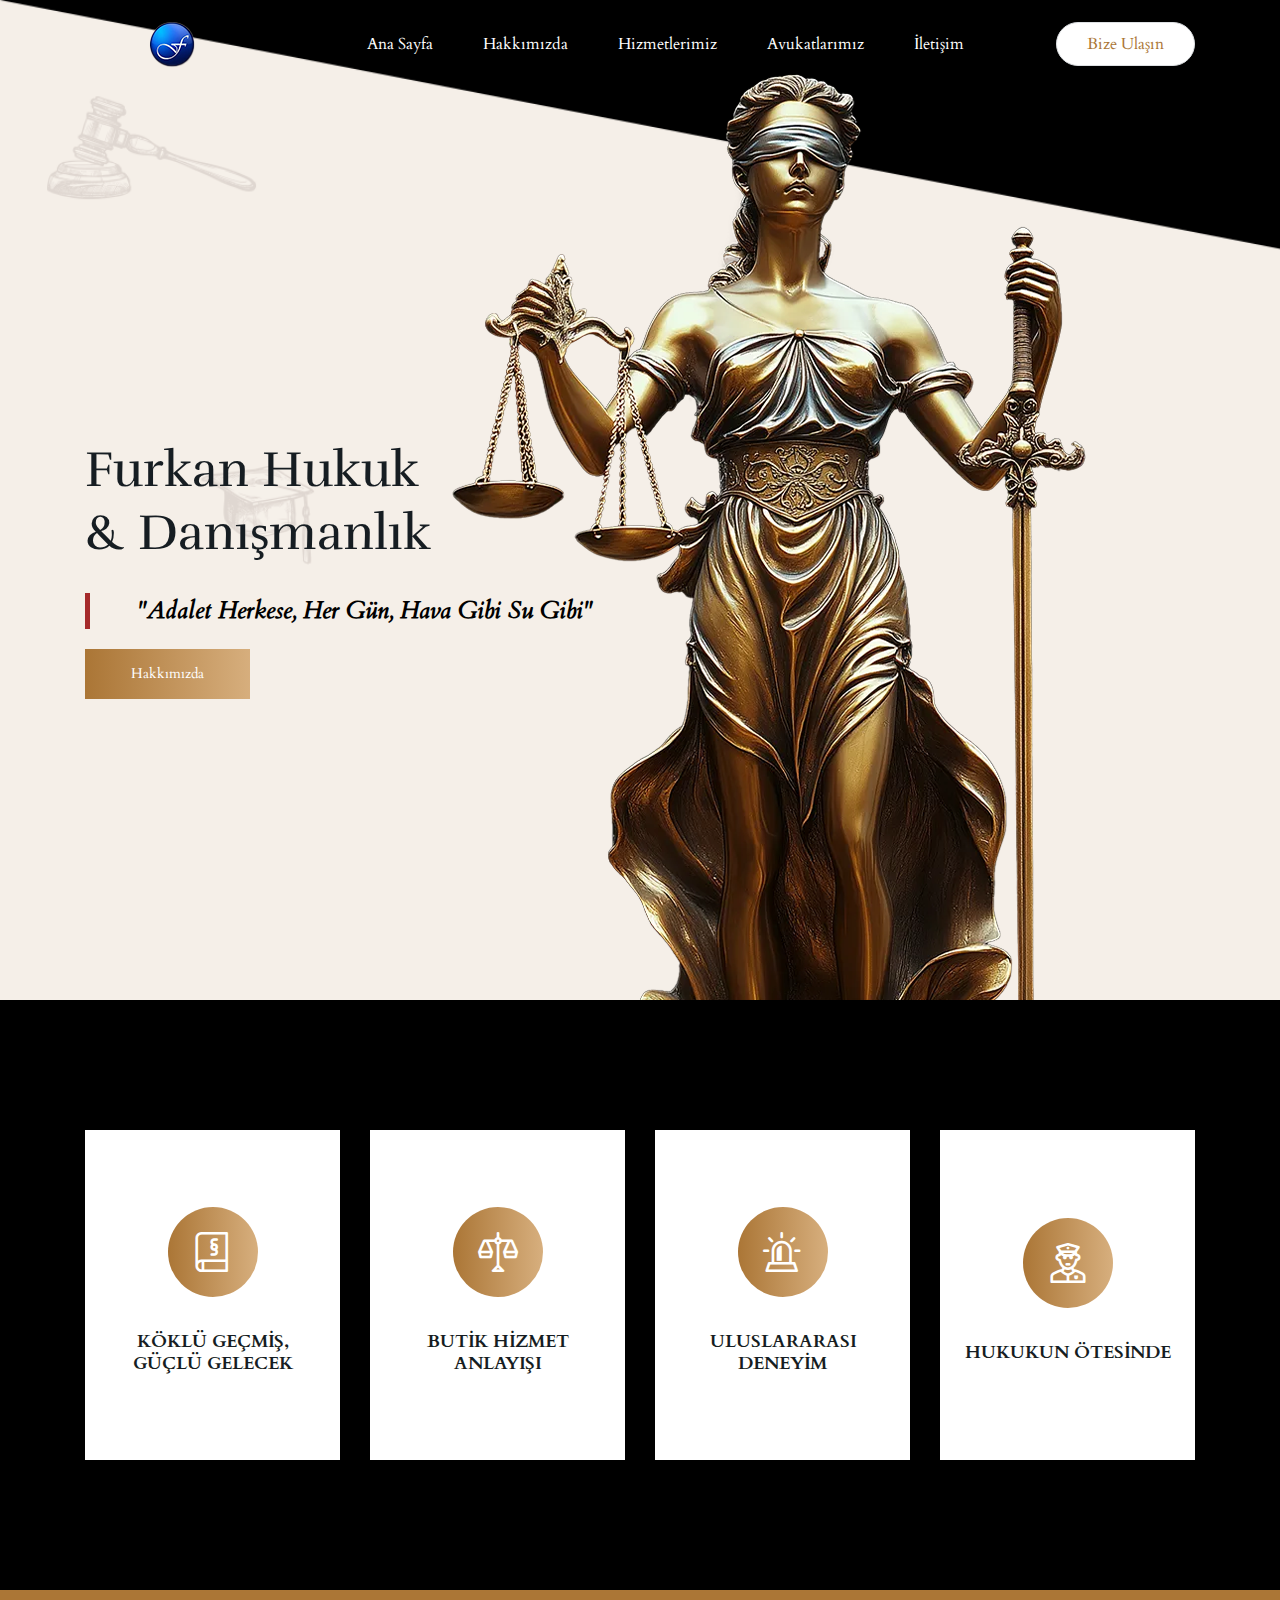
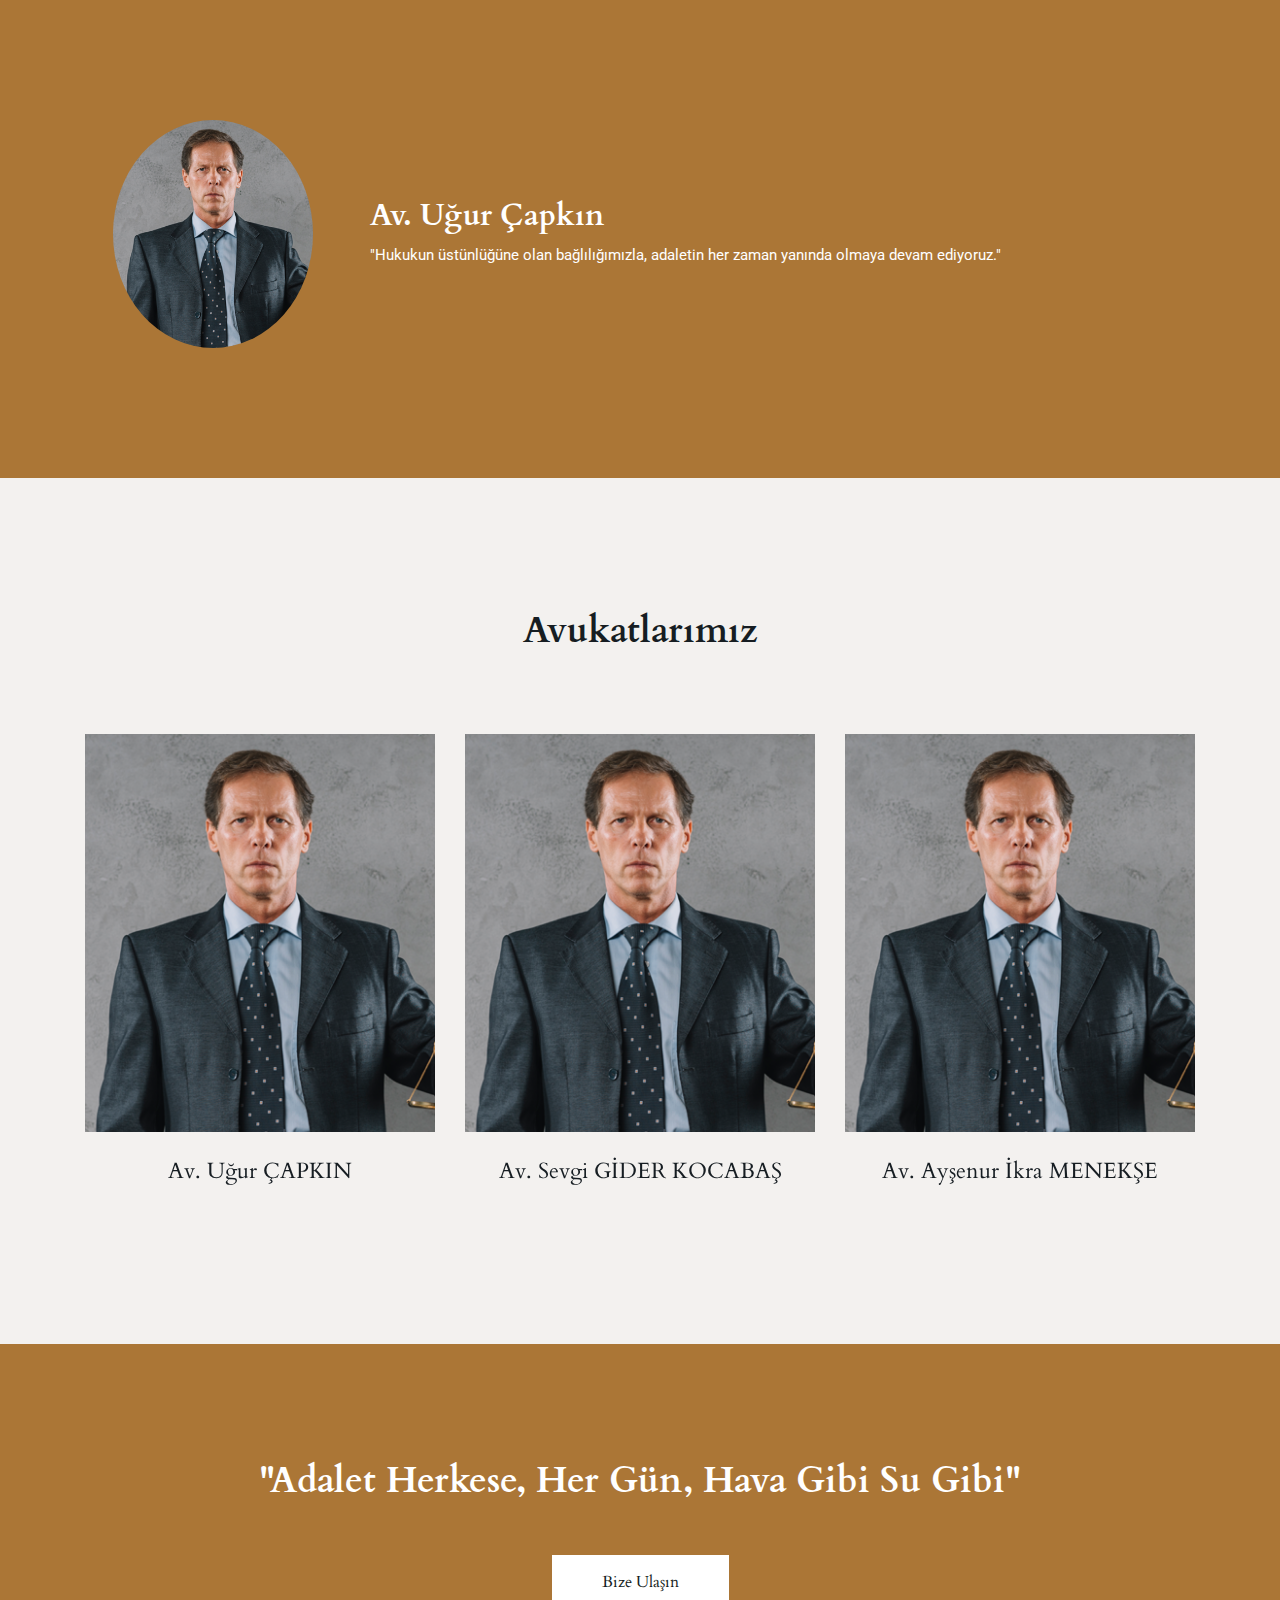
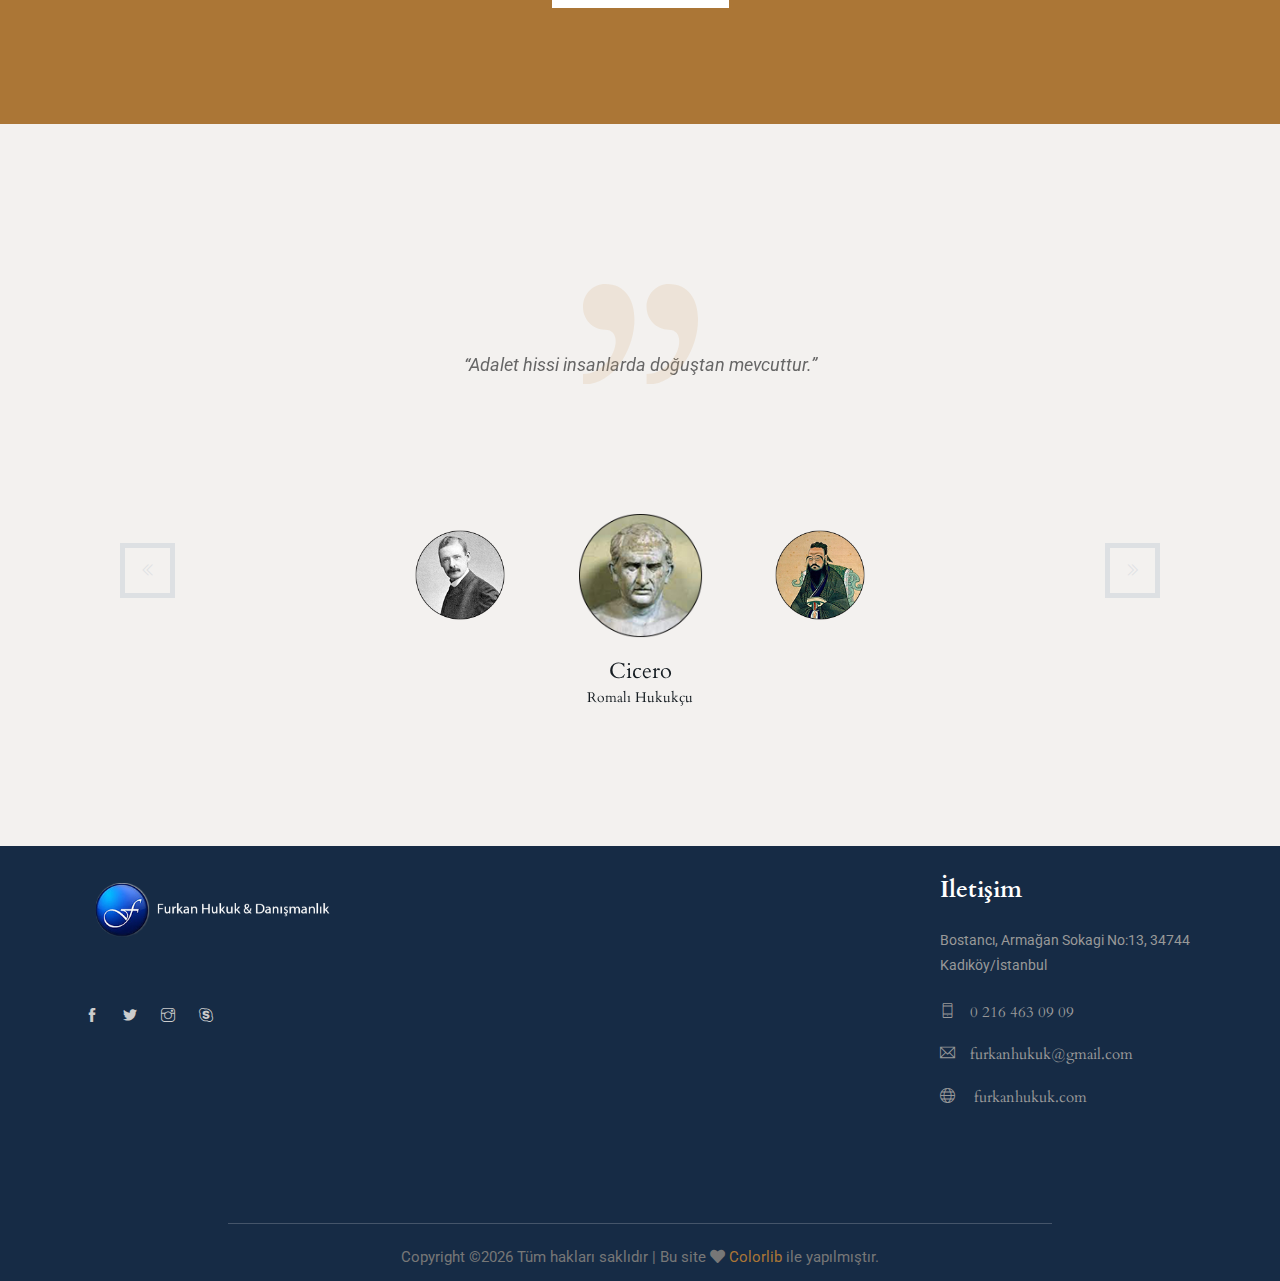
<file: index.html>
<!doctype html>
<html lang="tr">

<head>

    <style>
        .founder_section {
            background-color: #ab7636; /* CTA bölümündeki turuncuya benzer bir renk */
            padding: 80px 0; /* Üst ve alt boşluk ekleyerek tasarım uyumluluğunu artırır */
            color: white; /* Metin rengini beyaz yap */
        }

        .founder_section h2,
        .founder_section p {
            color: white; /* Başlık ve metin rengini beyaz yap */
        }
    </style>
    <!-- Required meta tags -->
    <meta charset="utf-8">
    <meta name="viewport" content="width=device-width, initial-scale=1, shrink-to-fit=no">
    <title>Furkan Hukuk & Danışmanlık</title>
    <link rel="icon" href="img/favicon.png">
    <!-- Bootstrap CSS -->
    <link rel="stylesheet" href="css/bootstrap.min.css">
    <!-- animate CSS -->
    <link rel="stylesheet" href="css/animate.css">
    <!-- owl carousel CSS -->
    <link rel="stylesheet" href="css/owl.carousel.min.css">
    <!-- themify CSS -->
    <link rel="stylesheet" href="css/themify-icons.css">
    <!-- flaticon CSS -->
    <link rel="stylesheet" href="css/flaticon.css">
    <!-- font awesome CSS -->
    <link rel="stylesheet" href="css/magnific-popup.css">
    <!-- swiper CSS -->
    <link rel="stylesheet" href="css/slick.css">
    <link rel="stylesheet" href="css/gijgo.min.css">
    <link rel="stylesheet" href="css/nice-select.css">
    <link rel="stylesheet" href="css/all.css">
    <!-- style CSS -->
    <link rel="stylesheet" href="css/style.css">
</head>



<body>
    <!--::header part start::-->
    <header class="main_menu home_menu">
        <div class="container">
            <div class="row align-items-center">
                <div class="col-lg-12">
                    <nav class="navbar navbar-expand-lg navbar-dark">
                        <a class="navbar-brand" href="index.html"> <img src="img/logo.png" alt="logo"> </a>
                        <button class="navbar-toggler" type="button" data-toggle="collapse"
                            data-target="#navbarSupportedContent" aria-controls="navbarSupportedContent"
                            aria-expanded="false" aria-label="Toggle navigation">
                            <span class="menu_icon"></span>
                        </button>

                        <div class="collapse navbar-collapse main-menu-item" id="navbarSupportedContent">
                            <ul class="navbar-nav">
                                <li class="nav-item">
                                    <a class="nav-link" href="index.html">Ana Sayfa</a>
                                </li>
                                <li class="nav-item">
                                    <a class="nav-link" href="about.html">Hakkımızda</a>
                                </li>
                                <li class="nav-item">
                                    <a class="nav-link" href="service.html">Hizmetlerimiz</a>
                                </li>
                                <li class="nav-item">
                                    <a class="nav-link" href="attorneys.html">Avukatlarımız</a>
                                </li>
                                <li class="nav-item">
                                    <a class="nav-link" href="contact.html">İletişim</a>
                                </li>
                            </ul>
                        </div>
                        <a href="#" class="d-none d-sm-block menu_btn" data-toggle="modal" data-target="#contactModal">Bize Ulaşın</a>
                    </nav>
                </div>
            </div>
        </div>
    </header>
    <!-- Header part end-->

    <!-- banner part start-->
    <section class="banner_part">
        <div class="container">
            <div class="row align-items-center">
                <div class="col-lg-6">
                    <div class="banner_text">
                        <div class="banner_text_iner">
                            <h1> <br>
                                Furkan Hukuk <br>
                                & Danışmanlık</h1>
                            <blockquote class="quote-text">"Adalet Herkese, Her Gün, Hava Gibi Su Gibi"</blockquote>
                            <div class="banner_btn">
                                <a href="about.html" class="btn_1">Hakkımızda</a>
                            </div>
                        </div>
                    </div>
                </div>
            </div>
        </div>
    </section>
    <!-- banner part start-->


    <!-- Hizmetlerimiz Bölümü -->
    <section class="service_part section_padding">
        <div class="container">
            <div class="row align-items-center">
                <div class="col-lg-3 col-sm-6">
                    <div class="single_service_part">
                        <div class="single_service_text">
                            <span class="flaticon-law"></span>
                            <h2>Köklü Geçmiş, Güçlü Gelecek</h2>
                            <p>1989’dan beri hukuk alanındaki tecrübemizle müvekkillerimize güvenilir danışmanlık sunuyoruz.</p>
                        </div>
                    </div>
                </div>
                <div class="col-lg-3 col-sm-6">
                    <div class="single_service_part">
                        <div class="single_service_text">
                            <span class="flaticon-scale"></span>
                            <h2>Butik Hizmet Anlayışı</h2>
                            <p>Her müvekkilimizle birebir ilgileniyor, özel çözümler sunarak en iyi sonuçları hedefliyoruz.</p>
                        </div>
                    </div>
                </div>
                <div class="col-lg-3 col-sm-6">
                    <div class="single_service_part">
                        <div class="single_service_text">
                            <span class="flaticon-siren"></span>
                            <h2>Uluslararası Deneyim</h2>
                            <p>Yerli ve yabancı yatırımcılara geniş bir hukuk yelpazesinde profesyonel destek sağlıyoruz.</p>
                        </div>
                    </div>
                </div>
                <div class="col-lg-3 col-sm-6">
                    <div class="single_service_part">
                        <div class="single_service_text">
                            <span class="flaticon-policeman"></span>
                            <h2>Hukukun Ötesinde</h2>
                            <p>Hukuki süreçlerin yanı sıra ticari ve sektörel gelişmeleri yakından takip ediyoruz.</p>
                        </div>
                    </div>
                </div>
            </div>
        </div>
    </section>

    <!-- Kurucu Avukatımız -->
    <section class="founder_section section_padding">
        <div class="container">
            <div class="row align-items-center">
                <!-- Solda Yuvarlak Fotoğraf -->
                <div class="col-lg-3 text-center">
                    <img src="img/team/team_member_1.png" alt="Kurucu Avukat" class="img-fluid rounded-circle" width="200">
                </div>
                <!-- Sağda İsim ve Açıklama -->
                <div class="col-lg-9">
                    <h2>Av. Uğur Çapkın</h2>
                    <p>"Hukukun üstünlüğüne olan bağlılığımızla, adaletin her zaman yanında olmaya devam ediyoruz."</p>
                </div>
            </div>
        </div>
    </section>

    <!-- Avukatlar Bölümü -->
    <section class="team_part our_offer section_bg section_padding">
        <div class="container">
            <div class="row justify-content-center">
                <div class="col-lg-7 col-sm-10">
                    <div class="section_tittle">
                        <h2>Avukatlarımız</h2>
                    </div>
                </div>
            </div>
            <div class="owl-carousel team_slider">
                <div class="single_offer_part">
                    <div class="single_offer">
                        <img src="img/team/team_member_1.png" alt="offer_img_1">
                        <div class="hover_text">
                            <p>av.ugur.capkin@gmail.com</p>
                            <div class="team_social_icon">
                                <a href="mailto:av.ugur.capkin@gmail.com"> <span class="ti-email"></span> </a>
                            </div>
                        </div>
                    </div>
                    <div class="team_member_info">
                        <h4>Av. Uğur ÇAPKIN</h4>

                    </div>
                </div>


                <div class="single_offer_part">
                    <div class="single_offer">
                        <img src="img/team/team_member_1.png" alt="offer_img_1">
                        <div class="hover_text">
                            <p>sevgigider@gmail.com</p>
                            <div class="team_social_icon">
                                <a href="mailto:sevgigider@gmail.com"> <span class="ti-email"></span> </a>
                            </div>
                        </div>
                    </div>
                    <div class="team_member_info">
                        <h4>Av. Sevgi GİDER KOCABAŞ</h4>

                    </div>
                </div>

                <div class="single_offer_part">
                    <div class="single_offer">
                        <img src="img/team/team_member_1.png" alt="offer_img_1">
                        <div class="hover_text">
                            <p>furkanhukukikra@gmail.com</p>
                            <div class="team_social_icon">
                                <a href="mailto:furkanhukukikra@gmail.com"> <span class="ti-email"></span> </a>
                            </div>
                        </div>
                    </div>
                    <div class="team_member_info">
                        <h4>Av. Ayşenur İkra MENEKŞE</h4>

                    </div>
                </div>

                <div class="single_offer_part">
                    <div class="single_offer">
                        <img src="img/team/team_member_1.png" alt="offer_img_1">
                        <div class="hover_text">
                            <p>furkanhukukozge@gmail.com</p>
                            <div class="team_social_icon">
                                <a href="mailto:furkanhukukozge@gmail.com"> <span class="ti-email"></span> </a>
                            </div>
                        </div>
                    </div>
                    <div class="team_member_info">
                        <h4>Av. Gözde Sultan MENEKŞE</h4>

                    </div>
                </div>


            </div>
        </div>
    </section>




    <!-- cta_part part start-->
    <section class="cta_area">
        <div class="container">
            <div class="row justify-content-center">
                <div class="col-lg-10">
                    <div class="cta_text">
                        <h2>"Adalet Herkese, Her Gün, Hava Gibi Su Gibi"</h2>
                        <a href="#" class="cta_btn" data-toggle="modal" data-target="#contactModal">Bize Ulaşın</a>
                    </div>
                </div>
            </div>
        </div>
    </section>
    <!-- cta_part part end-->

    <!--::review_part start::-->
    <section class="review_part section_padding section_bg">
        <div class="container">
            <div class="row align-items-center justify-content-center">
                <div class="col-lg-9">
                    <!-- MAIN SLIDES -->
                    <div class="slider">
                        <div data-index="1">
                            <div class="client_review_text text-center">
                                <p>“Adalet hissi insanlarda doğuştan mevcuttur.”</p>

                            </div>
                        </div>
                        <div data-index="2">
                            <div class="client_review_text text-center">
                                <p>“Adalet kutup yıldızı gibi yerinde durur ve geri kalan herşey onun etrafında döner."</p>
                            </div>
                        </div>
                        <div data-index="3">
                            <div class="client_review_text text-center">
                                <p>“Hiçkimse onu bulandırmadığı ve ihlal etmediği sürece Hukuk, teneffüs ettiğimiz hava gibi,
                                    görünmez ve tutulmaz bir şekilde etrafımızı kaplar. O, ancak kaybettiğimizi anladığımız zaman
                                    değerinin farkına vardığımız sağlık gibi sezilmez bir şeydir.”
                                </p>
                            </div>
                        </div>
                        <div data-index="4">
                            <div class="client_review_text text-center">
                                <p>“Hukuki düşüncenin isteği somut yaşamla, fakat yine de onun en soyut çizgileriyle meşgul olmaktır.”</p>
                            </div>
                        </div>
                    </div>
                </div>
                <div class="col-lg-6">
                    <!-- THUMBNAILS -->
                    <div class="slider-nav-thumbnails">
                        <div class="slider-thumbnails">
                            <img src="img/client/cicero.png" alt="slideimg" class="image">
                            <div class="client_review_text text-center">
                                <h3 style="display:block; margin-top: 20px; margin-bottom: 5px; text-align:center;">Cicero</h3>
                                <h5 style="display:block; margin-bottom: 10px; text-align:center;">Romalı Hukukçu</h5>
                            </div>
                        </div>

                        <div class="slider-thumbnails">
                            <img src="img/client/konfi.png" alt="slideimg" class="image">
                            <div class="client_review_text text-center">
                                <h3 style="display:block; margin-top: 20px; margin-bottom: 5px; text-align:center;">Konfüçyus</h3>
                                <h5 style="display:block; margin-bottom: 10px; text-align:center;">Filozof</h5>
                            </div>
                        </div>

                        <div class="slider-thumbnails">
                            <img src="img/client/laedri.png" alt="slideimg" class="image">
                            <div class="client_review_text text-center">
                                <h3 style="display:block; margin-top: 20px; margin-bottom: 5px; text-align:center;">Lâedri</h3>
                                <h5 style="display:block; margin-bottom: 10px; text-align:center;"></h5>
                            </div>
                        </div>

                        <div class="slider-thumbnails">
                            <img src="img/client/gustav.png" alt="slideimg" class="image">
                            <div class="client_review_text text-center">
                                <h3 style="display:block; margin-top: 20px; margin-bottom: 5px; text-align:center;">Gustav Radbruch</h3>
                                <h5 style="display:block; margin-bottom: 10px; text-align:center;">Alman Hukukçu ve Politikacı</h5>
                            </div>
                        </div>
                    </div>
                </div>
            </div>
        </div>
    </section>
    <!--::blog_part end::-->



    <!-- footer part start-->
    <footer class="footer-area">
        <div class="container">
            <div class="row justify-content-between">
                <div class="col-sm-6 col-xl-3">
                    <div class="single-footer-widget footer_1">
                        <a href="index.html"> <img src="img/footer-logo.png" alt=""> </a>
                        <div class="social_icon">
                            <a href="#"> <i class="ti-facebook"></i> </a>
                            <a href="#"> <i class="ti-twitter-alt"></i> </a>
                            <a href="#"> <i class="ti-instagram"></i> </a>
                            <a href="#"> <i class="ti-skype"></i> </a>
                        </div>
                    </div>
                </div>
                <div class="col-sm-6 col-xl-3">
                    <div class="single-footer-widget footer_icon">
                        <h4>İletişim</h4>
                        <p>Bostancı, Armağan Sokagi No:13,
                            34744 Kadıköy/İstanbul</p>
                        <ul>
                            <li><a><i class="ti-mobile"></i>0 216 463 09 09</a></li>
                            <li><a><i class="ti-email"></i>furkanhukuk@gmail.com</a></li>
                            <li><a href="index.html"><i class="ti-world"></i> furkanhukuk.com</a></li>
                        </ul>
                    </div>
                </div>
            </div>

        </div>
        <div class="container-fluid">
            <div class="row justify-content-center">
                <div class="col-lg-8 col-md-12 text-center">
                    <div class="copyright_part_text text-center">
                        <p class="footer-text m-0 text-center">
                            <!-- Link back to Colorlib can't be removed. Template is licensed under CC BY 3.0. -->
                            Copyright &copy;<script>document.write(new Date().getFullYear());</script> Tüm hakları saklıdır | Bu site <i class="fa fa-heart" aria-hidden="true"></i> <a href="https://colorlib.com" target="_blank">Colorlib</a> ile yapılmıştır.
                            <!-- Link back to Colorlib can't be removed. Template is licensed under CC BY 3.0. -->
                        </p>
                    </div>
                </div>
            </div>
        </div>
    </footer>
    <!-- footer part end-->

    <!-- jquery plugins here-->
    <script src="js/jquery-1.12.1.min.js"></script>
    <!-- popper js -->
    <script src="js/popper.min.js"></script>
    <!-- bootstrap js -->
    <script src="js/bootstrap.min.js"></script>
    <!-- easing js -->
    <script src="js/jquery.magnific-popup.js"></script>
    <!-- swiper js -->
    <script src="js/swiper.min.js"></script>
    <!-- swiper js -->
    <script src="js/masonry.pkgd.js"></script>
    <!-- particles js -->
    <script src="js/owl.carousel.min.js"></script>
    <!-- swiper js -->
    <script src="js/slick.min.js"></script>
    <script src="js/gijgo.min.js"></script>
    <script src="js/jquery.nice-select.min.js"></script>
    <!-- custom js -->
    <script src="js/custom.js"></script>

    <!-- Bize Ulaşın Modalı -->
    <div class="modal fade" id="contactModal" tabindex="-1" role="dialog" aria-labelledby="contactModalLabel" aria-hidden="true">
        <div class="modal-dialog" role="document">
            <div class="modal-content">
                <div class="modal-header">
                    <h5 class="modal-title" id="contactModalLabel">Bize Ulaşın</h5>
                    <button type="button" class="close" data-dismiss="modal" aria-label="Close">
                        <span aria-hidden="true">&times;</span>
                    </button>
                </div>
                <div class="modal-body">
                    <!-- İletişim Formu -->
                    <form class="form-contact contact_form" action="contact_process.php" method="post" id="contactForm" novalidate="novalidate">
                        <div class="row">
                            <div class="col-12">
                                <div class="form-group">
                                <textarea class="form-control w-100" name="message" id="message" cols="30" rows="5"
                                          placeholder='Mesajınız'></textarea>
                                </div>
                            </div>
                            <div class="col-sm-6">
                                <div class="form-group">
                                    <input class="form-control" name="name" id="name" type="text"
                                           placeholder='Ad Soyad'>
                                </div>
                            </div>
                            <div class="col-sm-6">
                                <div class="form-group">
                                    <input class="form-control" name="email" id="email" type="email"
                                           placeholder='E-Posta Adresi'>
                                </div>
                            </div>
                            <div class="col-12">
                                <div class="form-group">
                                    <input class="form-control" name="subject" id="subject" type="text"
                                           placeholder='Telefon Numaranız'>
                                </div>
                            </div>
                        </div>
                        <div class="form-group mt-3">
                            <button type="submit" class="button button-contactForm btn_4">Gönder</button>
                        </div>
                    </form>
                </div>
            </div>
        </div>
    </div>
    <script>
        document.addEventListener("DOMContentLoaded", function () {
            document.getElementById("contactForm").addEventListener("submit", function (event) {
                event.preventDefault(); // Sayfanın yenilenmesini önler

                var formData = new FormData(this);

                fetch("contact_process.php", {
                    method: "POST",
                    body: formData
                })
                    .then(response => response.text())
                    .then(data => {
                        alert("Mesajınız başarıyla gönderildi!");
                        $('#contactModal').modal('hide'); // Modalı kapat
                        document.getElementById("contactForm").reset(); // Formu sıfırla
                    })
                    .catch(error => {
                        alert("Mesaj gönderilirken bir hata oluştu, lütfen tekrar deneyin.");
                        console.error("Hata:", error);
                    });
            });
        });
    </script>
    <script>
        $(document).ready(function(){
            $(".team_slider").owlCarousel({
                loop: true, // Sonsuz döngü
                margin: 30, // Kartlar arasındaki mesafe
                autoplay: true, // Otomatik kaydırma
                autoplayTimeout: 3000, // 3 saniyede bir kaydır
                navText: ["<", ">"], // Okları özelleştir
                responsive:{
                    0:{
                        items: 1 // Mobilde 1 avukat göster
                    },
                    768:{
                        items: 2 // Tabletlerde 2 avukat göster
                    },
                    1024:{
                        items: 3 // Büyük ekranlarda 3 avukat göster
                    }
                }
            });
        });
    </script>
</body>

</html>
</file>
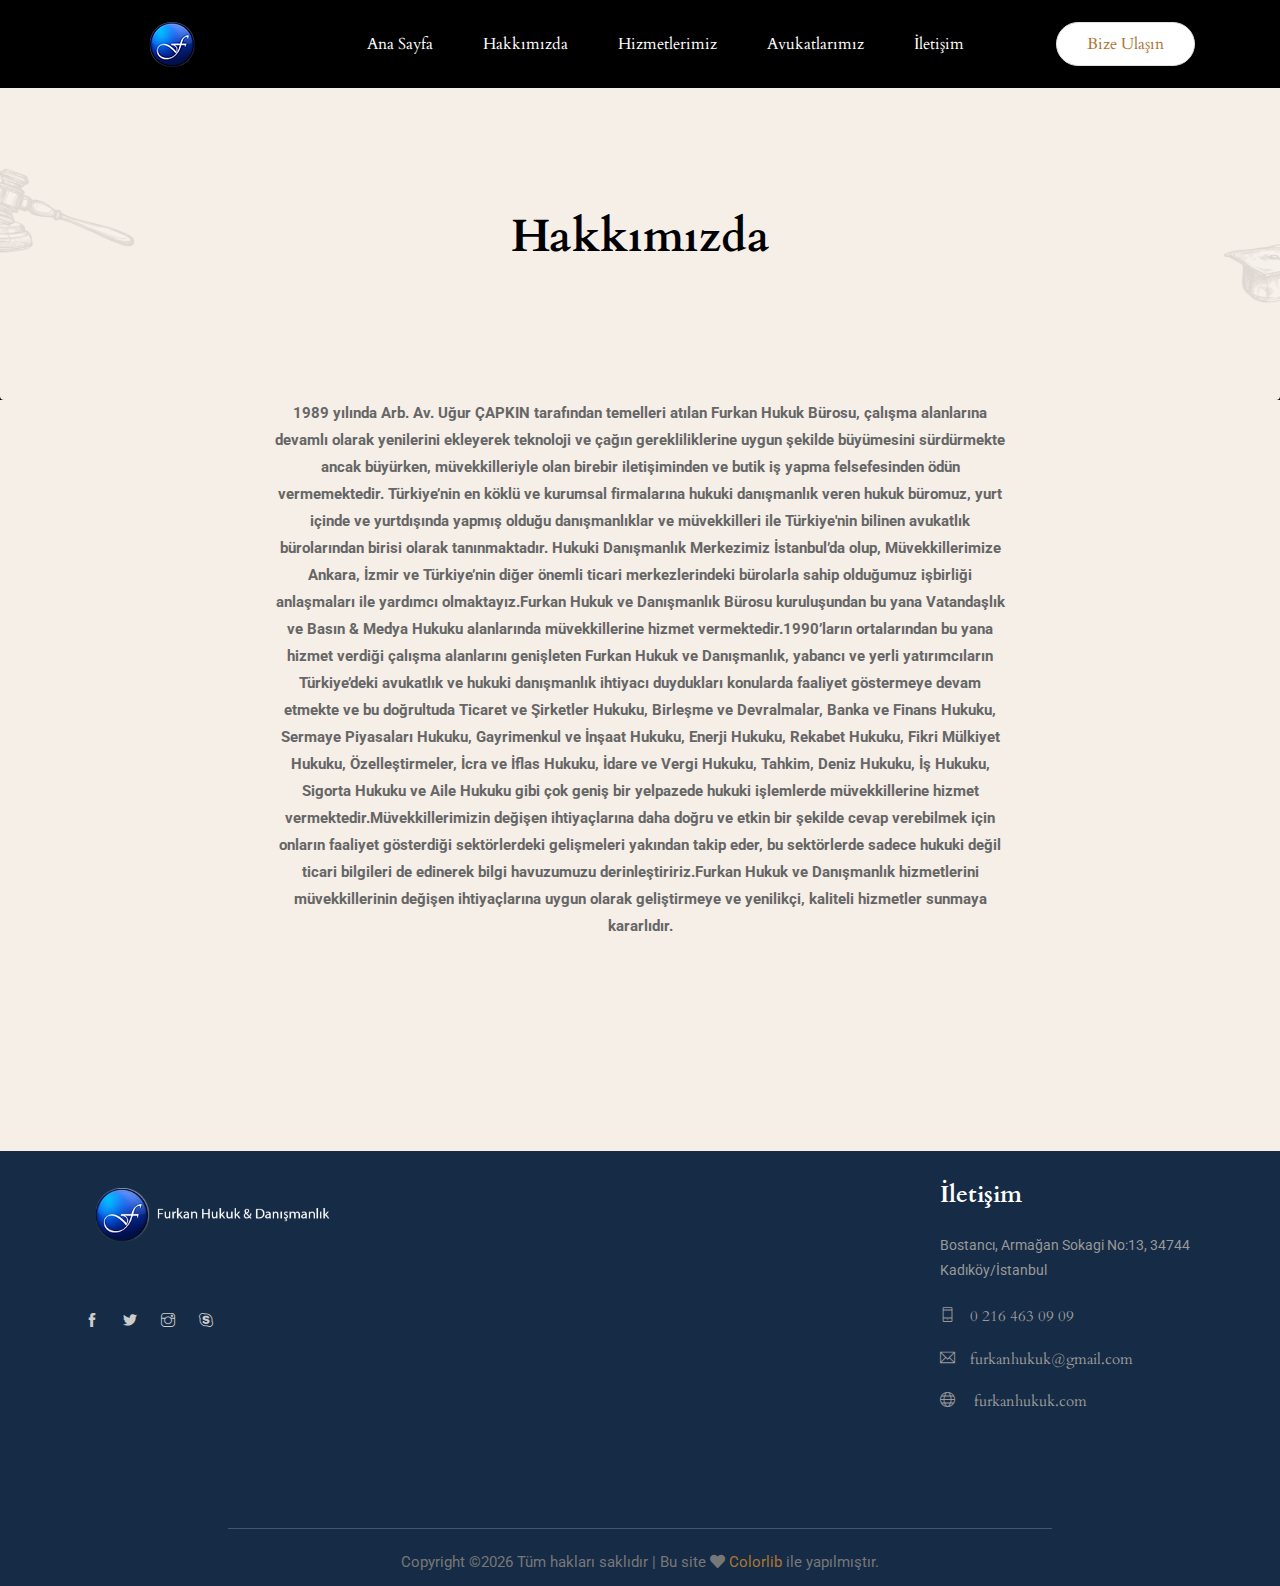
<file: about.html>
<!doctype html>
<html lang="tr">

<style>
    /* Navbar'ı sadece about.html sayfasında siyah yap */
    .main_menu {
        background-color: black !important;
    }

    .main_menu .navbar-nav .nav-link {
        color: white !important;
    }

    .main_menu .navbar-nav .nav-link:hover {
        color: #ab7636 !important;
    }
    .about_part {
        background-color: #f5efe8 !important; /* Breadcrumb kısmının rengini kullan */
    }

    .about_part .section_tittle {
        background-color: transparent !important;
        color: black; /* Yazıyı okunaklı hale getir */
    }
    .about_part.section_padding {
        padding-top: 0px !important; /* Üst boşluğu küçült */
    }
    .about_part p {
        font-weight: bold !important;
    }


</style>

<head>
    <!-- Required meta tags -->
    <meta charset="utf-8">
    <meta name="viewport" content="width=device-width, initial-scale=1, shrink-to-fit=no">
    <title>Hakkımızda</title>
    <link rel="icon" href="img/favicon.png">
    <!-- Bootstrap CSS -->
    <link rel="stylesheet" href="css/bootstrap.min.css">
    <!-- animate CSS -->
    <link rel="stylesheet" href="css/animate.css">
    <!-- owl carousel CSS -->
    <link rel="stylesheet" href="css/owl.carousel.min.css">
    <!-- themify CSS -->
    <link rel="stylesheet" href="css/themify-icons.css">
    <!-- flaticon CSS -->
    <link rel="stylesheet" href="css/flaticon.css">
    <!-- font awesome CSS -->
    <link rel="stylesheet" href="css/magnific-popup.css">
    <!-- swiper CSS -->
    <link rel="stylesheet" href="css/slick.css">
    <link rel="stylesheet" href="css/gijgo.min.css">
    <link rel="stylesheet" href="css/nice-select.css">
    <link rel="stylesheet" href="css/all.css">
    <!-- style CSS -->
    <link rel="stylesheet" href="css/style.css">
</head>

<body>
    <!--::header part start::-->
    <header class="main_menu home_menu">
        <div class="container">
            <div class="row align-items-center">
                <div class="col-lg-12">
                    <nav class="navbar navbar-expand-lg navbar-light">
                        <a class="navbar-brand" href="index.html"> <img src="img/logo.png" alt="logo"> </a>
                        <button class="navbar-toggler" type="button" data-toggle="collapse"
                            data-target="#navbarSupportedContent" aria-controls="navbarSupportedContent"
                            aria-expanded="false" aria-label="Toggle navigation">
                            <span class="menu_icon"></span>
                        </button>

                        <div class="collapse navbar-collapse main-menu-item" id="navbarSupportedContent">
                            <ul class="navbar-nav">
                                <li class="nav-item">
                                    <a class="nav-link" href="index.html">Ana Sayfa</a>
                                </li>
                                <li class="nav-item">
                                    <a class="nav-link" href="about.html">Hakkımızda</a>
                                </li>
                                <li class="nav-item">
                                    <a class="nav-link" href="service.html">Hizmetlerimiz</a>
                                </li>
                                <li class="nav-item">
                                    <a class="nav-link" href="attorneys.html">Avukatlarımız</a>
                                </li>
                                <li class="nav-item">
                                    <a class="nav-link" href="contact.html">İletişim</a>
                                </li>
                            </ul>
                        </div>
                        <a href="#" class="d-none d-sm-block menu_btn" data-toggle="modal" data-target="#contactModal">Bize Ulaşın</a>
                    </nav>
                </div>
            </div>
        </div>
    </header>
    <!-- Header part end-->

    <!-- breadcrumb start-->
    <section class="breadcrumb breadcrumb_bg">
        <div class="container">
            <div class="row">
                <div class="col-lg-12">
                    <div class="breadcrumb_iner text-center">
                        <div class="breadcrumb_iner_item">
                            <br><br><br><br>
                            <h2>Hakkımızda</h2>
                        </div>
                    </div>
                </div>
            </div>
        </div>
    </section>
    <!-- breadcrumb start-->

    <!-- about part start-->
    <section class="about_part section_padding">
        <div class="container">
            <div class="row justify-content-center">
                <div class="col-lg-8">
                    <div class="section_tittle text-center">
                        <p>1989 yılında Arb. Av. Uğur ÇAPKIN tarafından temelleri atılan Furkan Hukuk Bürosu, çalışma alanlarına devamlı olarak yenilerini ekleyerek teknoloji ve çağın gerekliliklerine uygun şekilde büyümesini sürdürmekte ancak büyürken, müvekkilleriyle olan birebir iletişiminden ve butik iş yapma felsefesinden ödün vermemektedir.



                            Türkiye’nin en köklü ve kurumsal firmalarına hukuki danışmanlık veren hukuk büromuz, yurt içinde ve yurtdışında yapmış olduğu danışmanlıklar ve müvekkilleri ile Türkiye'nin bilinen avukatlık bürolarından birisi olarak tanınmaktadır.



                            Hukuki Danışmanlık Merkezimiz İstanbul’da olup, Müvekkillerimize Ankara, İzmir ve Türkiye’nin diğer önemli ticari merkezlerindeki bürolarla sahip olduğumuz işbirliği anlaşmaları ile yardımcı olmaktayız.

                            ​

                            Furkan Hukuk ve Danışmanlık Bürosu kuruluşundan bu yana Vatandaşlık ve Basın & Medya Hukuku alanlarında müvekkillerine hizmet vermektedir.1990’ların ortalarından bu yana hizmet verdiği çalışma alanlarını genişleten Furkan Hukuk ve Danışmanlık, yabancı ve yerli yatırımcıların Türkiye’deki avukatlık ve hukuki danışmanlık ihtiyacı duydukları konularda faaliyet göstermeye devam etmekte ve bu doğrultuda Ticaret ve Şirketler Hukuku, Birleşme ve Devralmalar, Banka ve Finans Hukuku,

                            Sermaye Piyasaları Hukuku, Gayrimenkul ve İnşaat Hukuku, Enerji Hukuku, Rekabet Hukuku, Fikri Mülkiyet Hukuku, Özelleştirmeler, İcra ve İflas Hukuku, İdare ve Vergi Hukuku, Tahkim, Deniz Hukuku, İş Hukuku, Sigorta Hukuku ve Aile Hukuku gibi çok geniş bir yelpazede hukuki işlemlerde müvekkillerine hizmet vermektedir.

                            ​

                            Müvekkillerimizin değişen ihtiyaçlarına daha doğru ve etkin bir şekilde cevap verebilmek için onların faaliyet gösterdiği sektörlerdeki gelişmeleri yakından takip eder, bu sektörlerde sadece hukuki değil ticari bilgileri de edinerek bilgi havuzumuzu derinleştiririz.

                            ​

                            Furkan Hukuk ve Danışmanlık hizmetlerini müvekkillerinin değişen ihtiyaçlarına uygun olarak geliştirmeye ve yenilikçi, kaliteli hizmetler sunmaya kararlıdır.</p>
                    </div>
                </div>
            </div>

        </div>
    </section>
    <!-- about part end-->






    <!-- footer part start-->
    <footer class="footer-area">
        <div class="container">
            <div class="row justify-content-between">
                <div class="col-sm-6 col-xl-3">
                    <div class="single-footer-widget footer_1">
                        <a href="index.html"> <img src="img/footer-logo.png" alt=""> </a>
                        <div class="social_icon">
                            <a href="#"> <i class="ti-facebook"></i> </a>
                            <a href="#"> <i class="ti-twitter-alt"></i> </a>
                            <a href="#"> <i class="ti-instagram"></i> </a>
                            <a href="#"> <i class="ti-skype"></i> </a>
                        </div>
                    </div>
                </div>
                <div class="col-sm-6 col-xl-3">
                    <div class="single-footer-widget footer_icon">
                        <h4>İletişim</h4>
                        <p>Bostancı, Armağan Sokagi No:13,
                            34744 Kadıköy/İstanbul</p>
                        <ul>
                            <li><a><i class="ti-mobile"></i>0 216 463 09 09</a></li>
                            <li><a><i class="ti-email"></i>furkanhukuk@gmail.com</a></li>
                            <li><a href="index.html"><i class="ti-world"></i> furkanhukuk.com</a></li>
                        </ul>
                    </div>
                </div>
            </div>

        </div>
        <div class="container-fluid">
            <div class="row justify-content-center">
                <div class="col-lg-8 col-md-12 text-center">
                    <div class="copyright_part_text text-center">
                        <p class="footer-text m-0 text-center">
                            <!-- Link back to Colorlib can't be removed. Template is licensed under CC BY 3.0. -->
                            Copyright &copy;<script>document.write(new Date().getFullYear());</script> Tüm hakları saklıdır | Bu site <i class="fa fa-heart" aria-hidden="true"></i> <a href="https://colorlib.com" target="_blank">Colorlib</a> ile yapılmıştır.
                            <!-- Link back to Colorlib can't be removed. Template is licensed under CC BY 3.0. -->
                        </p>
                    </div>
                </div>
            </div>
        </div>
    </footer>
    <!-- footer part end-->
    <!-- footer part end-->

    <!-- jquery plugins here-->
    <!-- jquery -->
    <script src="js/jquery-1.12.1.min.js"></script>
    <!-- popper js -->
    <script src="js/popper.min.js"></script>
    <!-- bootstrap js -->
    <script src="js/bootstrap.min.js"></script>
    <!-- easing js -->
    <script src="js/jquery.magnific-popup.js"></script>
    <!-- swiper js -->
    <script src="js/swiper.min.js"></script>
    <!-- swiper js -->
    <script src="js/masonry.pkgd.js"></script>
    <!-- particles js -->
    <script src="js/owl.carousel.min.js"></script>
    <!-- swiper js -->
    <script src="js/slick.min.js"></script>
    <script src="js/gijgo.min.js"></script>
    <script src="js/jquery.nice-select.min.js"></script>
    <!-- custom js -->
    <script src="js/custom.js"></script>

    <!-- Bize Ulaşın Modalı -->
    <div class="modal fade" id="contactModal" tabindex="-1" role="dialog" aria-labelledby="contactModalLabel" aria-hidden="true">
        <div class="modal-dialog" role="document">
            <div class="modal-content">
                <div class="modal-header">
                    <h5 class="modal-title" id="contactModalLabel">Bize Ulaşın</h5>
                    <button type="button" class="close" data-dismiss="modal" aria-label="Close">
                        <span aria-hidden="true">&times;</span>
                    </button>
                </div>
                <div class="modal-body">
                    <!-- İletişim Formu -->
                    <form class="form-contact contact_form" action="contact_process.php" method="post" id="contactForm" novalidate="novalidate">
                        <div class="row">
                            <div class="col-12">
                                <div class="form-group">
                                <textarea class="form-control w-100" name="message" id="message" cols="30" rows="5"
                                          placeholder='Mesajınız'></textarea>
                                </div>
                            </div>
                            <div class="col-sm-6">
                                <div class="form-group">
                                    <input class="form-control" name="name" id="name" type="text"
                                           placeholder='Ad Soyad'>
                                </div>
                            </div>
                            <div class="col-sm-6">
                                <div class="form-group">
                                    <input class="form-control" name="email" id="email" type="email"
                                           placeholder='E-Posta Adresi'>
                                </div>
                            </div>
                            <div class="col-12">
                                <div class="form-group">
                                    <input class="form-control" name="subject" id="subject" type="text"
                                           placeholder='Telefon Numaranız'>
                                </div>
                            </div>
                        </div>
                        <div class="form-group mt-3">
                            <button type="submit" class="button button-contactForm btn_4">Gönder</button>
                        </div>
                    </form>
                </div>
            </div>
        </div>
    </div>
    <script>
        document.addEventListener("DOMContentLoaded", function () {
            document.getElementById("contactForm").addEventListener("submit", function (event) {
                event.preventDefault(); // Sayfanın yenilenmesini önler

                var formData = new FormData(this);

                fetch("contact_process.php", {
                    method: "POST",
                    body: formData
                })
                    .then(response => response.text())
                    .then(data => {
                        alert("Mesajınız başarıyla gönderildi!");
                        $('#contactModal').modal('hide'); // Modalı kapat
                        document.getElementById("contactForm").reset(); // Formu sıfırla
                    })
                    .catch(error => {
                        alert("Mesaj gönderilirken bir hata oluştu, lütfen tekrar deneyin.");
                        console.error("Hata:", error);
                    });
            });
        });
    </script>
</body>

</html>
</file>
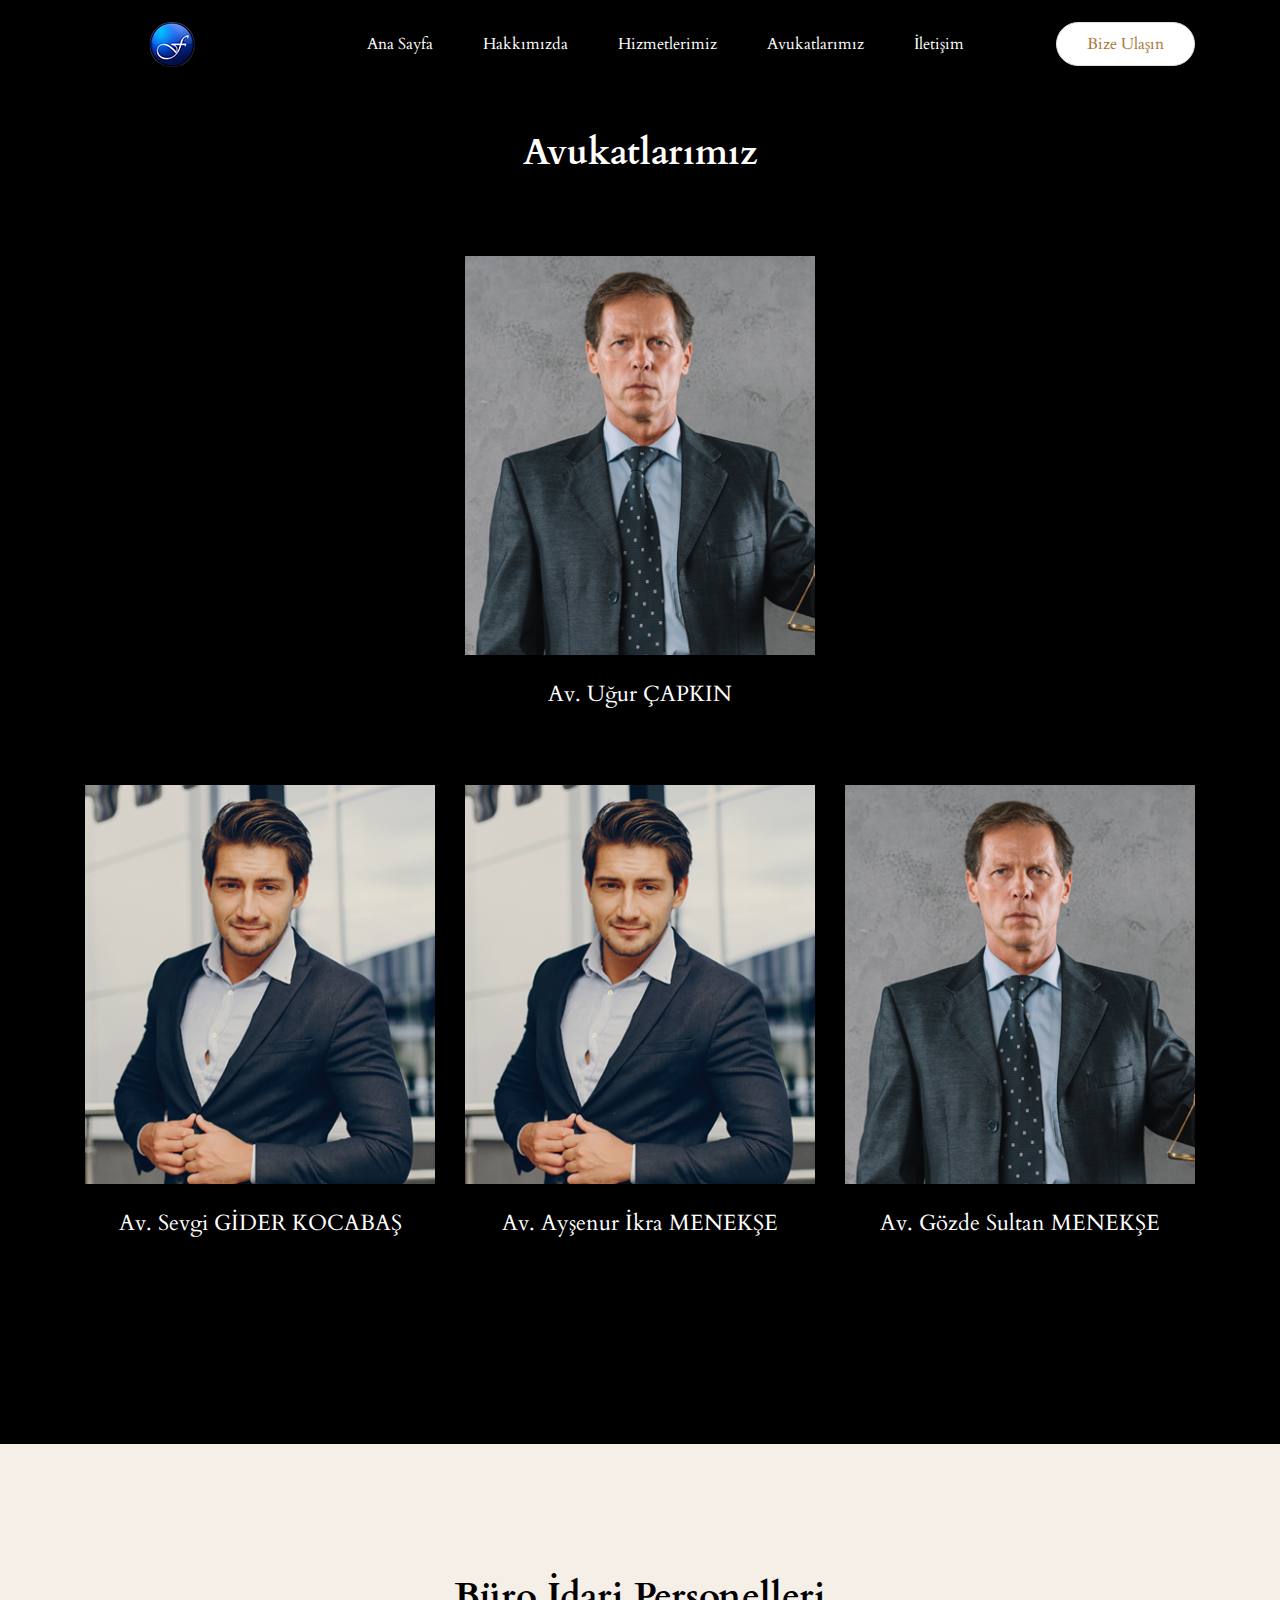
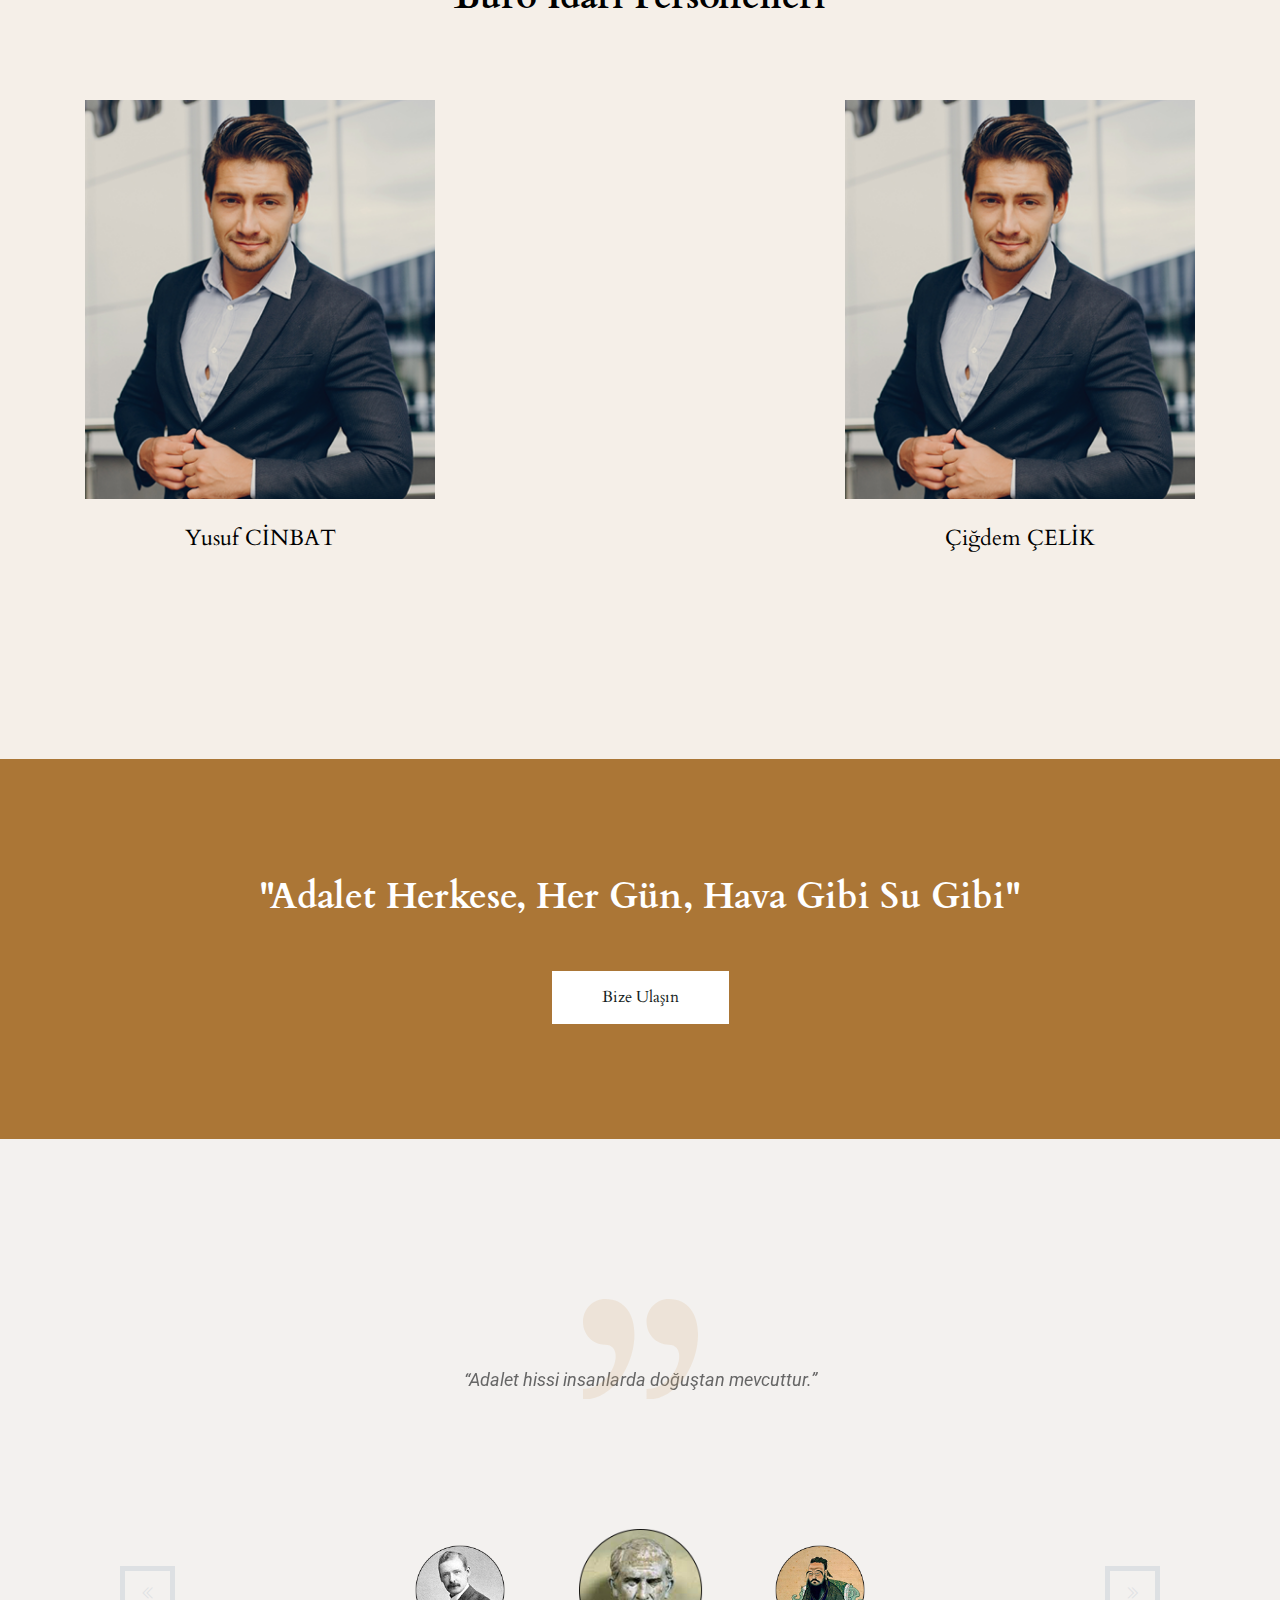
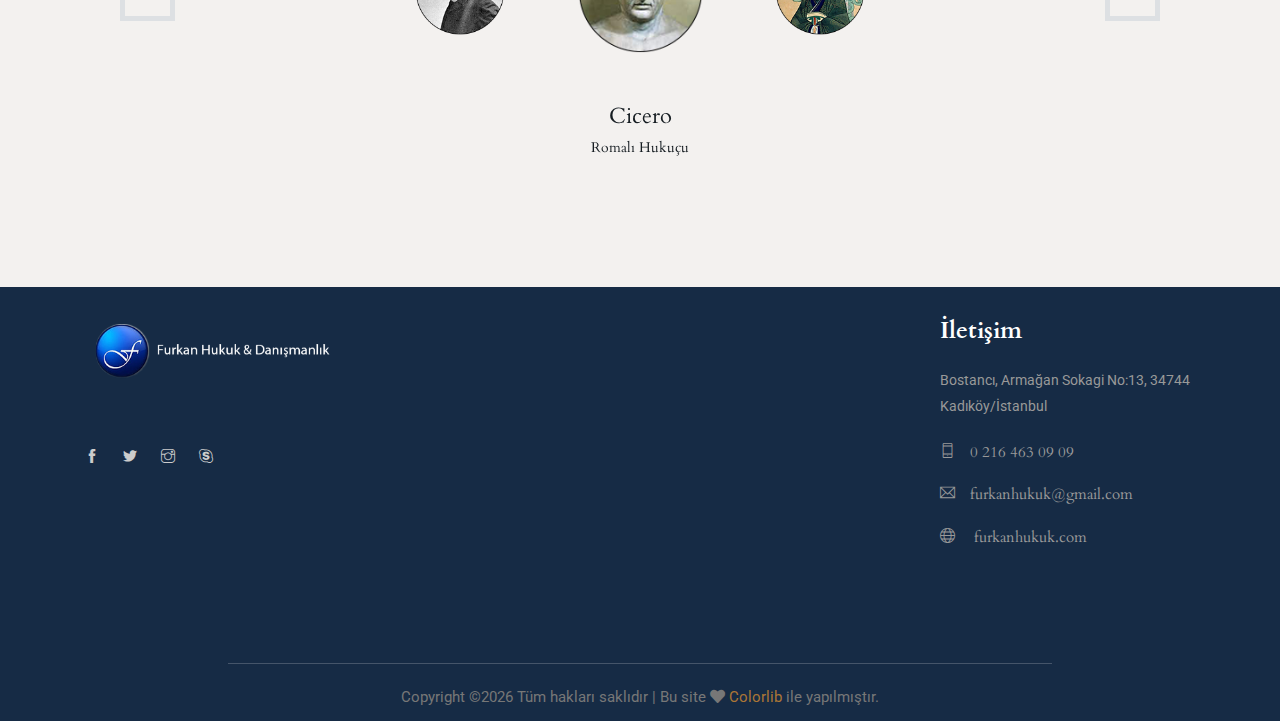
<file: attorneys.html>
<!doctype html>
<html lang="tr">

<style>
    /* Navbar'ı sadece about.html sayfasında siyah yap */
    .main_menu {
        background-color: black !important;
    }

    .main_menu .navbar-nav .nav-link {
        color: white !important;
    }

    .main_menu .navbar-nav .nav-link:hover {
        color: #ab7636 !important;
    }

    .white-bg-section {
        background-color: #f5efe8 !important;
        padding: 80px 0; /* Üst ve alt boşluk ekleyerek tasarımı iyileştirir */
        color: black; /* Metin rengini siyaha çevir */
    }

    .white-bg-section h2 {
        color: black !important; /* Başlık rengini siyah yap */
    }

    .white-bg-section .team_member_info h4 {
        color: black !important; /* İsimleri siyah yap */
    }



</style>

<head>
    <!-- Required meta tags -->
    <meta charset="utf-8">
    <meta name="viewport" content="width=device-width, initial-scale=1, shrink-to-fit=no">
    <title>Avukatlarımız</title>
    <link rel="icon" href="img/favicon.png">
    <!-- Bootstrap CSS -->
    <link rel="stylesheet" href="css/bootstrap.min.css">
    <!-- animate CSS -->
    <link rel="stylesheet" href="css/animate.css">
    <!-- owl carousel CSS -->
    <link rel="stylesheet" href="css/owl.carousel.min.css">
    <!-- themify CSS -->
    <link rel="stylesheet" href="css/themify-icons.css">
    <!-- flaticon CSS -->
    <link rel="stylesheet" href="css/flaticon.css">
    <!-- font awesome CSS -->
    <link rel="stylesheet" href="css/magnific-popup.css">
    <!-- swiper CSS -->
    <link rel="stylesheet" href="css/slick.css">
    <link rel="stylesheet" href="css/gijgo.min.css">
    <link rel="stylesheet" href="css/nice-select.css">
    <link rel="stylesheet" href="css/all.css">
    <!-- style CSS -->
    <link rel="stylesheet" href="css/style.css">
</head>

<body>


<!--::header part start::-->
<header class="main_menu home_menu">
    <div class="container">
        <div class="row align-items-center">
            <div class="col-lg-12">
                <nav class="navbar navbar-expand-lg navbar-light">
                    <a class="navbar-brand" href="index.html"> <img src="img/logo.png" alt="logo"> </a>
                    <button class="navbar-toggler" type="button" data-toggle="collapse"
                            data-target="#navbarSupportedContent" aria-controls="navbarSupportedContent"
                            aria-expanded="false" aria-label="Toggle navigation">
                        <span class="menu_icon"></span>
                    </button>

                    <div class="collapse navbar-collapse main-menu-item" id="navbarSupportedContent">
                        <ul class="navbar-nav">
                            <li class="nav-item">
                                <a class="nav-link" href="index.html">Ana Sayfa</a>
                            </li>
                            <li class="nav-item">
                                <a class="nav-link" href="about.html">Hakkımızda</a>
                            </li>
                            <li class="nav-item">
                                <a class="nav-link" href="service.html">Hizmetlerimiz</a>
                            </li>
                            <li class="nav-item">
                                <a class="nav-link" href="attorneys.html">Avukatlarımız</a>
                            </li>
                            <li class="nav-item">
                                <a class="nav-link" href="contact.html">İletişim</a>
                            </li>
                        </ul>
                    </div>
                    <a href="#" class="d-none d-sm-block menu_btn" data-toggle="modal" data-target="#contactModal">Bize Ulaşın</a>
                </nav>
            </div>
        </div>
    </div>
</header>
<!-- Header part end-->


    <!-- breadcrumb start-->

<section class="team_part our_offer single_attorneys section_padding">
    <div class="container">
        <div class="row justify-content-center">
            <div class="col-lg-7 col-sm-10">
                <div class="section_tittle">
                    <h2 style="color: white;">Avukatlarımız</h2>
                </div>
            </div>
        </div>

        <!-- Üstte Ortalanmış Avukat -->
        <div class="row justify-content-center">
            <div class="col-lg-4 col-sm-6">
                <div class="single_offer_part text-center">
                    <div class="single_offer">
                        <img src="img/team/team_member_1.png" alt="offer_img_1">
                        <div class="hover_text">
                            <p>av.ugur.capkin@gmail.com</p>
                            <div class="team_social_icon">
                                <a href="mailto:av.ugur.capkin@gmail.com"> <span class="ti-email"></span> </a>
                            </div>
                        </div>
                    </div>
                    <div class="team_member_info">
                        <h4 style="color: white">Av. Uğur ÇAPKIN</h4>
                    </div>
                </div>
            </div>
        </div>

        <!-- Altta Yan Yana Üç Avukat -->
        <div class="row justify-content-center">
            <div class="col-lg-4 col-sm-6">
                <div class="single_offer_part">
                    <div class="single_offer">
                        <img src="img/team/team_member_2.png" alt="offer_img_1">
                        <div class="hover_text">
                            <p>sevgigider@gmail.com</p>
                            <div class="team_social_icon">
                                <a href="mailto:sevgigider@gmail.com"> <span class="ti-email"></span> </a>
                            </div>
                        </div>
                    </div>
                    <div class="team_member_info">
                        <h4 style="color: white">Av. Sevgi GİDER KOCABAŞ</h4>
                    </div>
                </div>
            </div>

            <div class="col-lg-4 col-sm-6">
                <div class="single_offer_part">
                    <div class="single_offer">
                        <img src="img/team/team_member_2.png" alt="offer_img_1">
                        <div class="hover_text">
                            <p>furkanhukukikra@gmail.com</p>
                            <div class="team_social_icon">
                                <a href="mailto:furkanhukukikra@gmail.com"> <span class="ti-email"></span> </a>
                            </div>
                        </div>
                    </div>
                    <div class="team_member_info">
                        <h4 style="color: white">Av. Ayşenur İkra MENEKŞE</h4>
                    </div>
                </div>
            </div>

            <div class="col-lg-4 col-sm-6">
                <div class="single_offer_part">
                    <div class="single_offer">
                        <img src="img/team/team_member_1.png" alt="offer_img_1">
                        <div class="hover_text">
                            <p>furkanhukukozge@gmail.com</p>
                            <div class="team_social_icon">
                                <a href="mailto:furkanhukukozge@gmail.com"> <span class="ti-email"></span> </a>
                            </div>
                        </div>
                    </div>
                    <div class="team_member_info">
                        <h4 style="color: white">Av. Gözde Sultan MENEKŞE</h4>
                    </div>
                </div>
            </div>
        </div>
    </div>
</section>

<section class="team_part our_offer single_attorneys section_padding white-bg-section">
    <div class="container">
        <div class="row justify-content-center">
            <div class="col-lg-7 col-sm-10">
                <div class="section_tittle">
                    <h2 style="color: white;">Büro İdari Personelleri</h2>
                </div>
            </div>
        </div>
        <div class="row justify-content-between">

            <div class="col-lg-4 col-sm-6">
                <div class="single_offer_part">
                    <div class="single_offer">
                        <img src="img/team/team_member_2.png" alt="offer_img_1">
                        <div class="hover_text">
                            <p>ycinbat@gmail.com</p>
                            <div class="team_social_icon">
                                <a href="mailto:ycinbat@gmail.com"> <span class="ti-email"></span> </a>
                            </div>
                        </div>

                    </div>
                    <div class="team_member_info">
                        <h4 style="color: white">Yusuf CİNBAT</h4>

                    </div>
                </div>
            </div>

            <div class="col-lg-4 col-sm-6">
                <div class="single_offer_part">
                    <div class="single_offer">
                        <img src="img/team/team_member_2.png" alt="offer_img_1">
                        <div class="hover_text">
                            <p>furkanhukukcigdem@gmail.com</p>
                            <div class="team_social_icon">
                                <a href="mailto:furkanhukukcigdem@gmail.com"> <span class="ti-email"></span> </a>
                            </div>
                        </div>
                    </div>
                    <div class="team_member_info">
                        <h4 style="color: white">Çiğdem ÇELİK</h4>

                    </div>
                </div>
            </div>

        </div>
    </div>
</section>
<!-- team_part part end-->



    <!-- cta_part part start-->
    <section class="cta_area">
        <div class="container">
            <div class="row justify-content-center">
                <div class="col-lg-10">
                    <div class="cta_text">
                        <h2>"Adalet Herkese, Her Gün, Hava Gibi Su Gibi"</h2>
                        <a href="#" class="cta_btn" data-toggle="modal" data-target="#contactModal">Bize Ulaşın</a>
                    </div>
                </div>
            </div>
        </div>
    </section>
    <!-- cta_part part end-->

<!--::review_part start::-->
<section class="review_part section_padding section_bg">
    <div class="container">
        <div class="row align-items-center justify-content-center">
            <div class="col-lg-9">
                <!-- MAIN SLIDES -->
                <div class="slider">
                    <div data-index="1">
                        <div class="client_review_text text-center">
                            <p>“Adalet hissi insanlarda doğuştan mevcuttur.”</p>

                        </div>
                    </div>
                    <div data-index="2">
                        <div class="client_review_text text-center">
                            <p>“Adalet kutup yıldızı gibi yerinde durur ve geri kalan herşey onun etrafında döner."</p>
                        </div>
                    </div>
                    <div data-index="3">
                        <div class="client_review_text text-center">
                            <p>“Hiçkimse onu bulandırmadığı ve ihlal etmediği sürece Hukuk, teneffüs ettiğimiz hava gibi,
                                görünmez ve tutulmaz bir şekilde etrafımızı kaplar. O, ancak kaybettiğimizi anladığımız zaman
                                değerinin farkına vardığımız sağlık gibi sezilmez bir şeydir.”
                            </p>
                        </div>
                    </div>
                    <div data-index="4">
                        <div class="client_review_text text-center">
                            <p>“Hukuki düşüncenin isteği somut yaşamla, fakat yine de onun en soyut çizgileriyle meşgul olmaktır.”</p>
                        </div>
                    </div>
                </div>
            </div>
            <div class="col-lg-6">
                <!-- THUMBNAILS -->
                <div class="slider-nav-thumbnails">
                    <div class="slider-thumbnails">
                        <img src="img/client/cicero.png" alt="slideimg" class="image">
                        <div class="client_review_text text-center">
                            <h3>Cicero</h3>
                            <h5>Romalı Hukuçu</h5>
                        </div>
                    </div>
                    <div class="slider-thumbnails">
                        <img src="img/client/konfi.png" alt="slideimg" class="image">
                        <div class="client_review_text text-center">
                            <h3>Konfüçyus</h3>
                            <h5>Filozof</h5>
                        </div>
                    </div>
                    <div class="slider-thumbnails">
                        <img src="img/client/laedri.png" alt="slideimg" class="image">
                        <div class="client_review_text text-center">
                            <h3>Lâedri</h3>
                            <h5></h5>
                        </div>
                    </div>
                    <div class="slider-thumbnails">
                        <img src="img/client/gustav.png" alt="slideimg" class="image">
                        <div class="client_review_text text-center">
                            <h3>Gustav Radbruch</h3>
                            <h5>Alman Hukukçu ve Politikacı</h5>
                        </div>
                    </div>
                </div>
            </div>
        </div>
    </div>
</section>
<!--::blog_part end::-->

<!-- footer part start-->
<footer class="footer-area">
    <div class="container">
        <div class="row justify-content-between">
            <div class="col-sm-6 col-xl-3">
                <div class="single-footer-widget footer_1">
                    <a href="index.html"> <img src="img/footer-logo.png" alt=""> </a>
                    <div class="social_icon">
                        <a href="#"> <i class="ti-facebook"></i> </a>
                        <a href="#"> <i class="ti-twitter-alt"></i> </a>
                        <a href="#"> <i class="ti-instagram"></i> </a>
                        <a href="#"> <i class="ti-skype"></i> </a>
                    </div>
                </div>
            </div>
            <div class="col-sm-6 col-xl-3">
                <div class="single-footer-widget footer_icon">
                    <h4>İletişim</h4>
                    <p>Bostancı, Armağan Sokagi No:13,
                        34744 Kadıköy/İstanbul</p>
                    <ul>
                        <li><a><i class="ti-mobile"></i>0 216 463 09 09</a></li>
                        <li><a><i class="ti-email"></i>furkanhukuk@gmail.com</a></li>
                        <li><a href="index.html"><i class="ti-world"></i> furkanhukuk.com</a></li>
                    </ul>
                </div>
            </div>
        </div>

    </div>
    <div class="container-fluid">
        <div class="row justify-content-center">
            <div class="col-lg-8 col-md-12 text-center">
                <div class="copyright_part_text text-center">
                    <p class="footer-text m-0 text-center">
                        <!-- Link back to Colorlib can't be removed. Template is licensed under CC BY 3.0. -->
                        Copyright &copy;<script>document.write(new Date().getFullYear());</script> Tüm hakları saklıdır | Bu site <i class="fa fa-heart" aria-hidden="true"></i> <a href="https://colorlib.com" target="_blank">Colorlib</a> ile yapılmıştır.
                        <!-- Link back to Colorlib can't be removed. Template is licensed under CC BY 3.0. -->
                    </p>
                </div>
            </div>
        </div>
    </div>
</footer>
<!-- footer part end-->

    <!-- jquery plugins here-->
    <!-- jquery -->
    <script src="js/jquery-1.12.1.min.js"></script>
    <!-- popper js -->
    <script src="js/popper.min.js"></script>
    <!-- bootstrap js -->
    <script src="js/bootstrap.min.js"></script>
    <!-- easing js -->
    <script src="js/jquery.magnific-popup.js"></script>
    <!-- swiper js -->
    <script src="js/swiper.min.js"></script>
    <!-- swiper js -->
    <script src="js/masonry.pkgd.js"></script>
    <!-- particles js -->
    <script src="js/owl.carousel.min.js"></script>
    <!-- swiper js -->
    <script src="js/slick.min.js"></script>
    <script src="js/gijgo.min.js"></script>
    <script src="js/jquery.nice-select.min.js"></script>
    <!-- custom js -->
    <script src="js/custom.js"></script>

<!-- Bize Ulaşın Modalı -->
<div class="modal fade" id="contactModal" tabindex="-1" role="dialog" aria-labelledby="contactModalLabel" aria-hidden="true">
    <div class="modal-dialog" role="document">
        <div class="modal-content">
            <div class="modal-header">
                <h5 class="modal-title" id="contactModalLabel">Bize Ulaşın</h5>
                <button type="button" class="close" data-dismiss="modal" aria-label="Close">
                    <span aria-hidden="true">&times;</span>
                </button>
            </div>
            <div class="modal-body">
                <!-- İletişim Formu -->
                <form class="form-contact contact_form" action="contact_process.php" method="post" id="contactForm" novalidate="novalidate">
                    <div class="row">
                        <div class="col-12">
                            <div class="form-group">
                                <textarea class="form-control w-100" name="message" id="message" cols="30" rows="5"
                                          placeholder='Mesajınız'></textarea>
                            </div>
                        </div>
                        <div class="col-sm-6">
                            <div class="form-group">
                                <input class="form-control" name="name" id="name" type="text"
                                       placeholder='Ad Soyad'>
                            </div>
                        </div>
                        <div class="col-sm-6">
                            <div class="form-group">
                                <input class="form-control" name="email" id="email" type="email"
                                       placeholder='E-Posta Adresi'>
                            </div>
                        </div>
                        <div class="col-12">
                            <div class="form-group">
                                <input class="form-control" name="subject" id="subject" type="text"
                                       placeholder='Telefon Numaranız'>
                            </div>
                        </div>
                    </div>
                    <div class="form-group mt-3">
                        <button type="submit" class="button button-contactForm btn_4">Gönder</button>
                    </div>
                </form>
            </div>
        </div>
    </div>
</div>
<script>
    document.addEventListener("DOMContentLoaded", function () {
        document.getElementById("contactForm").addEventListener("submit", function (event) {
            event.preventDefault(); // Sayfanın yenilenmesini önler

            var formData = new FormData(this);

            fetch("contact_process.php", {
                method: "POST",
                body: formData
            })
                .then(response => response.text())
                .then(data => {
                    alert("Mesajınız başarıyla gönderildi!");
                    $('#contactModal').modal('hide'); // Modalı kapat
                    document.getElementById("contactForm").reset(); // Formu sıfırla
                })
                .catch(error => {
                    alert("Mesaj gönderilirken bir hata oluştu, lütfen tekrar deneyin.");
                    console.error("Hata:", error);
                });
        });
    });
</script>
</body>

</html>
</file>
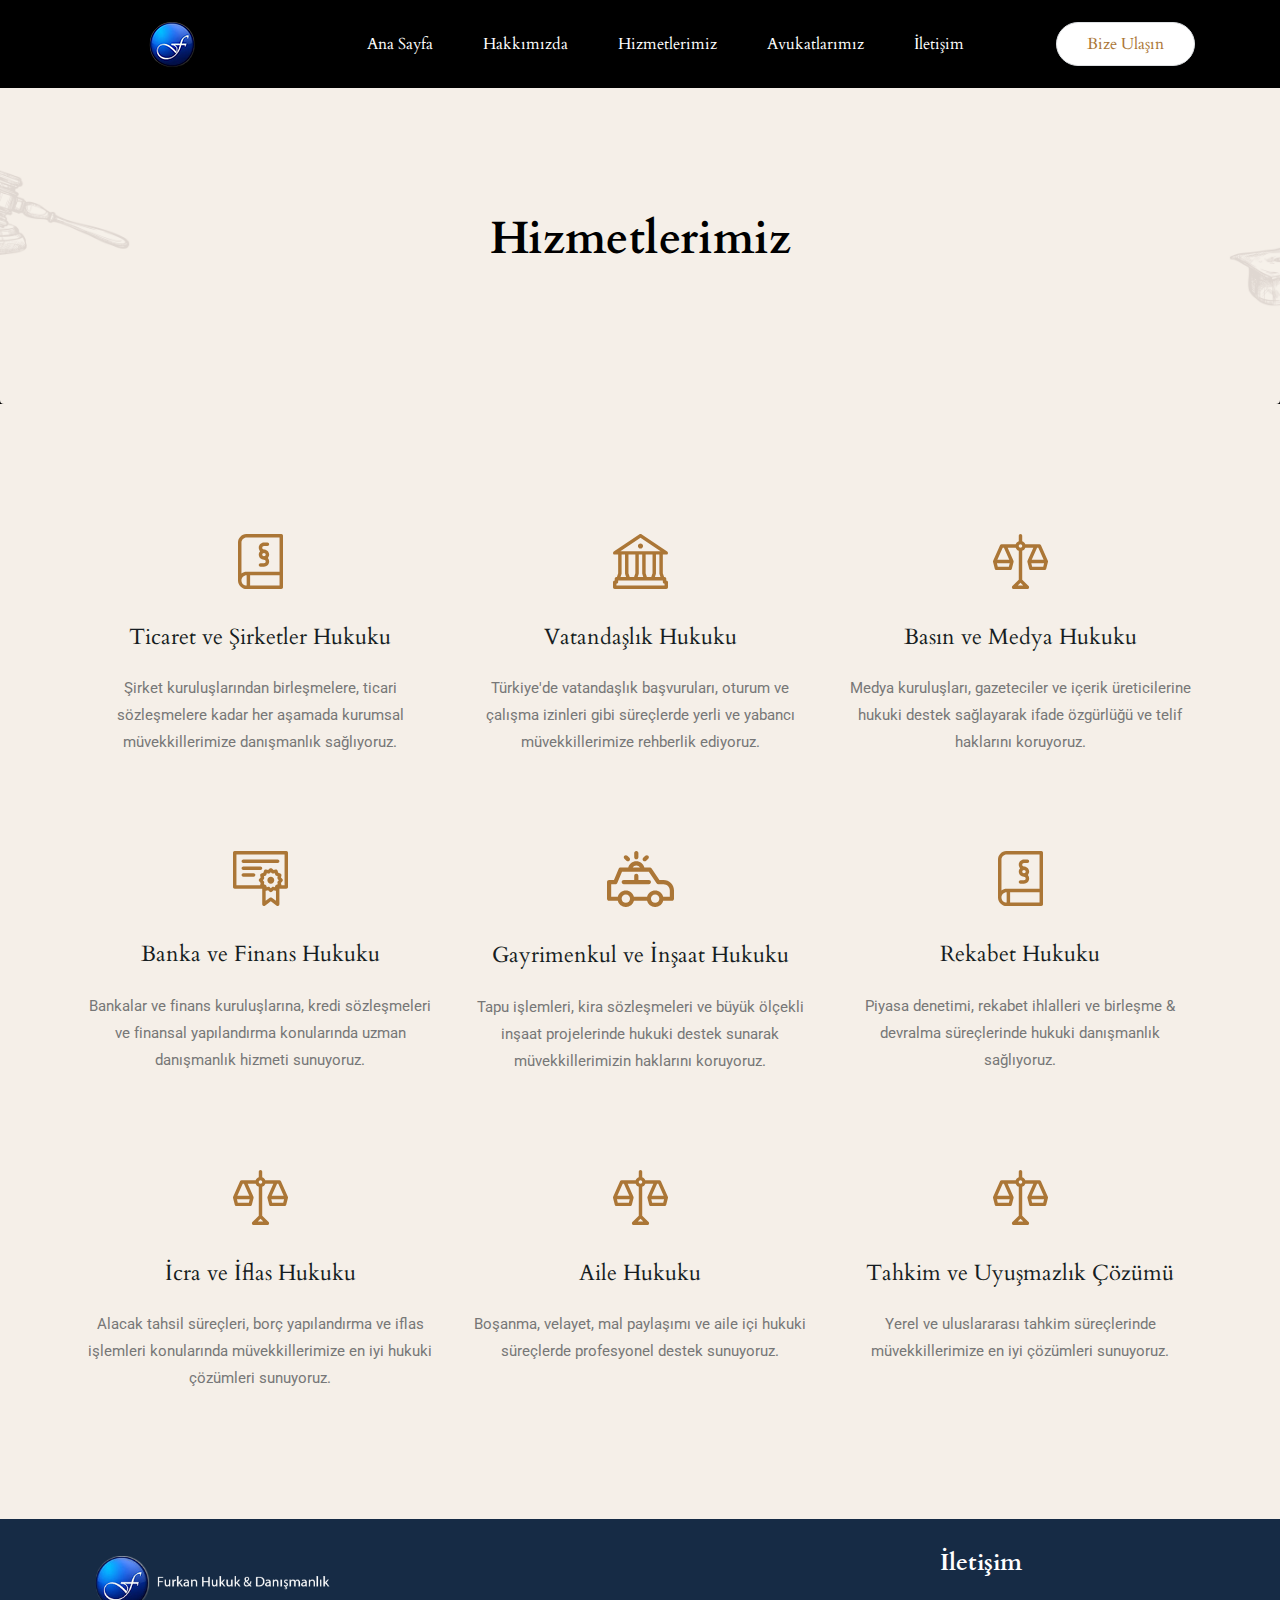
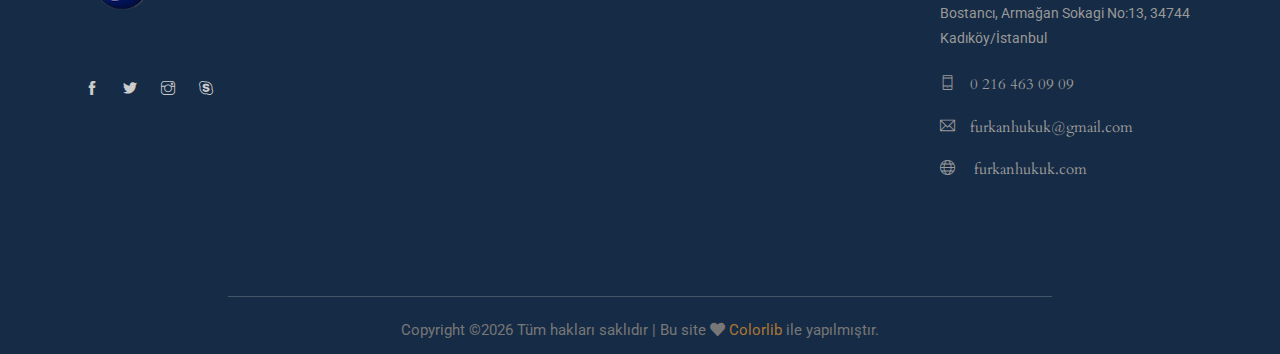
<file: service.html>
<!doctype html>
<html lang="tr">

<style>
    /* Navbar'ı sadece about.html sayfasında siyah yap */
    .main_menu {
        background-color: black !important;
    }

    .main_menu .navbar-nav .nav-link {
        color: white !important;
    }

    .main_menu .navbar-nav .nav-link:hover {
        color: #ab7636 !important;
    }
    .single_service {
        background-color: #f5efe8 !important; /* Açık bej tonu */
    }

    .section_padding {
        background-color: #f5efe8 !important; /* Açık bej tonu */
    }

    .breadcrumb {
        padding: 2px 0 !important; /* Üst ve alt boşluğu azalttık */
        min-height: 30px; /* Yüksekliği küçülttük */
    }

    .breadcrumb_iner {
        padding: 2px 0 !important; /* İçerik boşluğunu azalttık */
    }

</style>

<head>
    <!-- Required meta tags -->
    <meta charset="utf-8">
    <meta name="viewport" content="width=device-width, initial-scale=1, shrink-to-fit=no">
    <title>Hizmetlerimiz</title>
    <link rel="icon" href="img/favicon.png">
    <!-- Bootstrap CSS -->
    <link rel="stylesheet" href="css/bootstrap.min.css">
    <!-- animate CSS -->
    <link rel="stylesheet" href="css/animate.css">
    <!-- owl carousel CSS -->
    <link rel="stylesheet" href="css/owl.carousel.min.css">
    <!-- themify CSS -->
    <link rel="stylesheet" href="css/themify-icons.css">
    <!-- flaticon CSS -->
    <link rel="stylesheet" href="css/flaticon.css">
    <!-- font awesome CSS -->
    <link rel="stylesheet" href="css/magnific-popup.css">
    <!-- swiper CSS -->
    <link rel="stylesheet" href="css/slick.css">
    <link rel="stylesheet" href="css/gijgo.min.css">
    <link rel="stylesheet" href="css/nice-select.css">
    <link rel="stylesheet" href="css/all.css">
    <!-- style CSS -->
    <link rel="stylesheet" href="css/style.css">
</head>

<body>
<!--::header part start::-->
<header class="main_menu home_menu">
    <div class="container">
        <div class="row align-items-center">
            <div class="col-lg-12">
                <nav class="navbar navbar-expand-lg navbar-light">
                    <a class="navbar-brand" href="index.html"> <img src="img/logo.png" alt="logo"> </a>
                    <button class="navbar-toggler" type="button" data-toggle="collapse"
                            data-target="#navbarSupportedContent" aria-controls="navbarSupportedContent"
                            aria-expanded="false" aria-label="Toggle navigation">
                        <span class="menu_icon"></span>
                    </button>

                    <div class="collapse navbar-collapse main-menu-item" id="navbarSupportedContent">
                        <ul class="navbar-nav">
                            <li class="nav-item">
                                <a class="nav-link" href="index.html">Ana Sayfa</a>
                            </li>
                            <li class="nav-item">
                                <a class="nav-link" href="about.html">Hakkımızda</a>
                            </li>
                            <li class="nav-item">
                                <a class="nav-link" href="service.html">Hizmetlerimiz</a>
                            </li>
                            <li class="nav-item">
                                <a class="nav-link" href="attorneys.html">Avukatlarımız</a>
                            </li>
                            <li class="nav-item">
                                <a class="nav-link" href="contact.html">İletişim</a>
                            </li>
                        </ul>
                    </div>
                    <a href="#" class="d-none d-sm-block menu_btn" data-toggle="modal" data-target="#contactModal">Bize Ulaşın</a>
                </nav>
            </div>
        </div>
    </div>
</header>
<!-- Header part end-->


<!-- breadcrumb start-->
<section class="breadcrumb breadcrumb_bg">
    <div class="container">
        <div class="row">
            <div class="col-lg-12">
                <div class="breadcrumb_iner text-center">
                    <div class="breadcrumb_iner_item">
                        <br><br><br><br>
                        <h2>Hizmetlerimiz</h2>

                    </div>
                </div>
            </div>
        </div>
    </div>
</section>
<!-- breadcrumb start-->


<!-- Hizmetlerimiz Sayfası Başlangıç -->
<section class="single_service section_padding">
    <div class="container">

        <div class="row">
            <!-- Ticaret ve Şirketler Hukuku -->
            <div class="col-lg-4 col-sm-6">
                <div class="single_single_service">
                    <img src="img/icon/service_1.svg" alt="Ticaret ve Şirketler Hukuku">
                    <h4>Ticaret ve Şirketler Hukuku</h4>
                    <p>Şirket kuruluşlarından birleşmelere, ticari sözleşmelere kadar her aşamada kurumsal müvekkillerimize danışmanlık sağlıyoruz.</p>
                </div>
            </div>

            <!-- Vatandaşlık ve Göçmenlik Hukuku -->
            <div class="col-lg-4 col-sm-6">
                <div class="single_single_service">
                    <img src="img/icon/service_2.svg" alt="Vatandaşlık Hukuku">
                    <h4>Vatandaşlık Hukuku</h4>
                    <p>Türkiye'de vatandaşlık başvuruları, oturum ve çalışma izinleri gibi süreçlerde yerli ve yabancı müvekkillerimize rehberlik ediyoruz.</p>
                </div>
            </div>

            <!-- Basın ve Medya Hukuku -->
            <div class="col-lg-4 col-sm-6">
                <div class="single_single_service">
                    <img src="img/icon/service_3.svg" alt="Basın ve Medya Hukuku">
                    <h4>Basın ve Medya Hukuku</h4>
                    <p>Medya kuruluşları, gazeteciler ve içerik üreticilerine hukuki destek sağlayarak ifade özgürlüğü ve telif haklarını koruyoruz.</p>
                </div>
            </div>

            <!-- Banka ve Finans Hukuku -->
            <div class="col-lg-4 col-sm-6">
                <div class="single_single_service">
                    <img src="img/icon/service_4.svg" alt="Banka ve Finans Hukuku">
                    <h4>Banka ve Finans Hukuku</h4>
                    <p>Bankalar ve finans kuruluşlarına, kredi sözleşmeleri ve finansal yapılandırma konularında uzman danışmanlık hizmeti sunuyoruz.</p>
                </div>
            </div>

            <!-- Gayrimenkul ve İnşaat Hukuku -->
            <div class="col-lg-4 col-sm-6">
                <div class="single_single_service">
                    <img src="img/icon/service_5.svg" alt="Gayrimenkul Hukuku">
                    <h4>Gayrimenkul ve İnşaat Hukuku</h4>
                    <p>Tapu işlemleri, kira sözleşmeleri ve büyük ölçekli inşaat projelerinde hukuki destek sunarak müvekkillerimizin haklarını koruyoruz.</p>
                </div>
            </div>

            <!-- Rekabet Hukuku -->
            <div class="col-lg-4 col-sm-6">
                <div class="single_single_service">
                    <img src="img/icon/service_1.svg" alt="Rekabet Hukuku">
                    <h4>Rekabet Hukuku</h4>
                    <p>Piyasa denetimi, rekabet ihlalleri ve birleşme & devralma süreçlerinde hukuki danışmanlık sağlıyoruz.</p>
                </div>
            </div>

            <!-- İcra ve İflas Hukuku -->
            <div class="col-lg-4 col-sm-6">
                <div class="single_single_service">
                    <img src="img/icon/service_3.svg" alt="İcra ve İflas Hukuku">
                    <h4>İcra ve İflas Hukuku</h4>
                    <p>Alacak tahsil süreçleri, borç yapılandırma ve iflas işlemleri konularında müvekkillerimize en iyi hukuki çözümleri sunuyoruz.</p>
                </div>
            </div>

            <!-- Aile Hukuku -->
            <div class="col-lg-4 col-sm-6">
                <div class="single_single_service">
                    <img src="img/icon/service_3.svg" alt="Aile Hukuku">
                    <h4>Aile Hukuku</h4>
                    <p>Boşanma, velayet, mal paylaşımı ve aile içi hukuki süreçlerde profesyonel destek sunuyoruz.</p>
                </div>
            </div>

            <!-- Tahkim ve Uyuşmazlık Çözümü -->
            <div class="col-lg-4 col-sm-6">
                <div class="single_single_service">
                    <img src="img/icon/service_3.svg" alt="Tahkim ve Uyuşmazlık Çözümü">
                    <h4>Tahkim ve Uyuşmazlık Çözümü</h4>
                    <p>Yerel ve uluslararası tahkim süreçlerinde müvekkillerimize en iyi çözümleri sunuyoruz.</p>
                </div>
            </div>

        </div>
    </div>
</section>
<!-- Hizmetlerimiz Sayfası Bitiş -->


<!-- footer part start-->
<footer class="footer-area">
    <div class="container">
        <div class="row justify-content-between">
            <div class="col-sm-6 col-xl-3">
                <div class="single-footer-widget footer_1">
                    <a href="index.html"> <img src="img/footer-logo.png" alt=""> </a>
                    <div class="social_icon">
                        <a href="#"> <i class="ti-facebook"></i> </a>
                        <a href="#"> <i class="ti-twitter-alt"></i> </a>
                        <a href="#"> <i class="ti-instagram"></i> </a>
                        <a href="#"> <i class="ti-skype"></i> </a>
                    </div>
                </div>
            </div>
            <div class="col-sm-6 col-xl-3">
                <div class="single-footer-widget footer_icon">
                    <h4>İletişim</h4>
                    <p>Bostancı, Armağan Sokagi No:13,
                        34744 Kadıköy/İstanbul</p>
                    <ul>
                        <li><a><i class="ti-mobile"></i>0 216 463 09 09</a></li>
                        <li><a><i class="ti-email"></i>furkanhukuk@gmail.com</a></li>
                        <li><a href="index.html"><i class="ti-world"></i> furkanhukuk.com</a></li>
                    </ul>
                </div>
            </div>
        </div>

    </div>
    <div class="container-fluid">
        <div class="row justify-content-center">
            <div class="col-lg-8 col-md-12 text-center">
                <div class="copyright_part_text text-center">
                    <p class="footer-text m-0 text-center">
                        <!-- Link back to Colorlib can't be removed. Template is licensed under CC BY 3.0. -->
                        Copyright &copy;<script>document.write(new Date().getFullYear());</script> Tüm hakları saklıdır | Bu site <i class="fa fa-heart" aria-hidden="true"></i> <a href="https://colorlib.com" target="_blank">Colorlib</a> ile yapılmıştır.
                        <!-- Link back to Colorlib can't be removed. Template is licensed under CC BY 3.0. -->
                    </p>
                </div>
            </div>
        </div>
    </div>
</footer>
<!-- footer part end-->

    <!-- jquery plugins here-->
    <!-- jquery -->
    <script src="js/jquery-1.12.1.min.js"></script>
    <!-- popper js -->
    <script src="js/popper.min.js"></script>
    <!-- bootstrap js -->
    <script src="js/bootstrap.min.js"></script>
    <!-- easing js -->
    <script src="js/jquery.magnific-popup.js"></script>
    <!-- swiper js -->
    <script src="js/swiper.min.js"></script>
    <!-- swiper js -->
    <script src="js/masonry.pkgd.js"></script>
    <!-- particles js -->
    <script src="js/owl.carousel.min.js"></script>
    <!-- swiper js -->
    <script src="js/slick.min.js"></script>
    <script src="js/gijgo.min.js"></script>
    <script src="js/jquery.nice-select.min.js"></script>
    <!-- custom js -->
    <script src="js/custom.js"></script>

<!-- Bize Ulaşın Modalı -->
<div class="modal fade" id="contactModal" tabindex="-1" role="dialog" aria-labelledby="contactModalLabel" aria-hidden="true">
    <div class="modal-dialog" role="document">
        <div class="modal-content">
            <div class="modal-header">
                <h5 class="modal-title" id="contactModalLabel">Bize Ulaşın</h5>
                <button type="button" class="close" data-dismiss="modal" aria-label="Close">
                    <span aria-hidden="true">&times;</span>
                </button>
            </div>
            <div class="modal-body">
                <!-- İletişim Formu -->
                <form class="form-contact contact_form" action="contact_process.php" method="post" id="contactForm" novalidate="novalidate">
                    <div class="row">
                        <div class="col-12">
                            <div class="form-group">
                                <textarea class="form-control w-100" name="message" id="message" cols="30" rows="5"
                                          placeholder='Mesajınız'></textarea>
                            </div>
                        </div>
                        <div class="col-sm-6">
                            <div class="form-group">
                                <input class="form-control" name="name" id="name" type="text"
                                       placeholder='Ad Soyad'>
                            </div>
                        </div>
                        <div class="col-sm-6">
                            <div class="form-group">
                                <input class="form-control" name="email" id="email" type="email"
                                       placeholder='E-Posta Adresi'>
                            </div>
                        </div>
                        <div class="col-12">
                            <div class="form-group">
                                <input class="form-control" name="subject" id="subject" type="text"
                                       placeholder='Telefon Numaranız'>
                            </div>
                        </div>
                    </div>
                    <div class="form-group mt-3">
                        <button type="submit" class="button button-contactForm btn_4">Gönder</button>
                    </div>
                </form>
            </div>
        </div>
    </div>
</div>
<script>
    document.addEventListener("DOMContentLoaded", function () {
        document.getElementById("contactForm").addEventListener("submit", function (event) {
            event.preventDefault(); // Sayfanın yenilenmesini önler

            var formData = new FormData(this);

            fetch("contact_process.php", {
                method: "POST",
                body: formData
            })
                .then(response => response.text())
                .then(data => {
                    alert("Mesajınız başarıyla gönderildi!");
                    $('#contactModal').modal('hide'); // Modalı kapat
                    document.getElementById("contactForm").reset(); // Formu sıfırla
                })
                .catch(error => {
                    alert("Mesaj gönderilirken bir hata oluştu, lütfen tekrar deneyin.");
                    console.error("Hata:", error);
                });
        });
    });
</script>
</body>

</html>
</file>
<file: css/themify-icons.css>
@font-face {
	font-family: 'themify';
	src:url('../fonts/themify.eot?-fvbane');
	src:url('../fonts/themify.eot?#iefix-fvbane') format('embedded-opentype'),
		url('../fonts/themify.woff?-fvbane') format('woff'),
		url('../fonts/themify.ttf?-fvbane') format('truetype'),
		url('../fonts/themify.svg?-fvbane#themify') format('svg');
	font-weight: normal;
	font-style: normal;
}

[class^="ti-"], [class*=" ti-"] {
	font-family: 'themify';
	speak: none;
	font-style: normal;
	font-weight: normal;
	font-variant: normal;
	text-transform: none;
	line-height: 1;

	/* Better Font Rendering =========== */
	-webkit-font-smoothing: antialiased;
	-moz-osx-font-smoothing: grayscale;
}

.ti-wand:before {
	content: "\e600";
}
.ti-volume:before {
	content: "\e601";
}
.ti-user:before {
	content: "\e602";
}
.ti-unlock:before {
	content: "\e603";
}
.ti-unlink:before {
	content: "\e604";
}
.ti-trash:before {
	content: "\e605";
}
.ti-thought:before {
	content: "\e606";
}
.ti-target:before {
	content: "\e607";
}
.ti-tag:before {
	content: "\e608";
}
.ti-tablet:before {
	content: "\e609";
}
.ti-star:before {
	content: "\e60a";
}
.ti-spray:before {
	content: "\e60b";
}
.ti-signal:before {
	content: "\e60c";
}
.ti-shopping-cart:before {
	content: "\e60d";
}
.ti-shopping-cart-full:before {
	content: "\e60e";
}
.ti-settings:before {
	content: "\e60f";
}
.ti-search:before {
	content: "\e610";
}
.ti-zoom-in:before {
	content: "\e611";
}
.ti-zoom-out:before {
	content: "\e612";
}
.ti-cut:before {
	content: "\e613";
}
.ti-ruler:before {
	content: "\e614";
}
.ti-ruler-pencil:before {
	content: "\e615";
}
.ti-ruler-alt:before {
	content: "\e616";
}
.ti-bookmark:before {
	content: "\e617";
}
.ti-bookmark-alt:before {
	content: "\e618";
}
.ti-reload:before {
	content: "\e619";
}
.ti-plus:before {
	content: "\e61a";
}
.ti-pin:before {
	content: "\e61b";
}
.ti-pencil:before {
	content: "\e61c";
}
.ti-pencil-alt:before {
	content: "\e61d";
}
.ti-paint-roller:before {
	content: "\e61e";
}
.ti-paint-bucket:before {
	content: "\e61f";
}
.ti-na:before {
	content: "\e620";
}
.ti-mobile:before {
	content: "\e621";
}
.ti-minus:before {
	content: "\e622";
}
.ti-medall:before {
	content: "\e623";
}
.ti-medall-alt:before {
	content: "\e624";
}
.ti-marker:before {
	content: "\e625";
}
.ti-marker-alt:before {
	content: "\e626";
}
.ti-arrow-up:before {
	content: "\e627";
}
.ti-arrow-right:before {
	content: "\e628";
}
.ti-arrow-left:before {
	content: "\e629";
}
.ti-arrow-down:before {
	content: "\e62a";
}
.ti-lock:before {
	content: "\e62b";
}
.ti-location-arrow:before {
	content: "\e62c";
}
.ti-link:before {
	content: "\e62d";
}
.ti-layout:before {
	content: "\e62e";
}
.ti-layers:before {
	content: "\e62f";
}
.ti-layers-alt:before {
	content: "\e630";
}
.ti-key:before {
	content: "\e631";
}
.ti-import:before {
	content: "\e632";
}
.ti-image:before {
	content: "\e633";
}
.ti-heart:before {
	content: "\e634";
}
.ti-heart-broken:before {
	content: "\e635";
}
.ti-hand-stop:before {
	content: "\e636";
}
.ti-hand-open:before {
	content: "\e637";
}
.ti-hand-drag:before {
	content: "\e638";
}
.ti-folder:before {
	content: "\e639";
}
.ti-flag:before {
	content: "\e63a";
}
.ti-flag-alt:before {
	content: "\e63b";
}
.ti-flag-alt-2:before {
	content: "\e63c";
}
.ti-eye:before {
	content: "\e63d";
}
.ti-export:before {
	content: "\e63e";
}
.ti-exchange-vertical:before {
	content: "\e63f";
}
.ti-desktop:before {
	content: "\e640";
}
.ti-cup:before {
	content: "\e641";
}
.ti-crown:before {
	content: "\e642";
}
.ti-comments:before {
	content: "\e643";
}
.ti-comment:before {
	content: "\e644";
}
.ti-comment-alt:before {
	content: "\e645";
}
.ti-close:before {
	content: "\e646";
}
.ti-clip:before {
	content: "\e647";
}
.ti-angle-up:before {
	content: "\e648";
}
.ti-angle-right:before {
	content: "\e649";
}
.ti-angle-left:before {
	content: "\e64a";
}
.ti-angle-down:before {
	content: "\e64b";
}
.ti-check:before {
	content: "\e64c";
}
.ti-check-box:before {
	content: "\e64d";
}
.ti-camera:before {
	content: "\e64e";
}
.ti-announcement:before {
	content: "\e64f";
}
.ti-brush:before {
	content: "\e650";
}
.ti-briefcase:before {
	content: "\e651";
}
.ti-bolt:before {
	content: "\e652";
}
.ti-bolt-alt:before {
	content: "\e653";
}
.ti-blackboard:before {
	content: "\e654";
}
.ti-bag:before {
	content: "\e655";
}
.ti-move:before {
	content: "\e656";
}
.ti-arrows-vertical:before {
	content: "\e657";
}
.ti-arrows-horizontal:before {
	content: "\e658";
}
.ti-fullscreen:before {
	content: "\e659";
}
.ti-arrow-top-right:before {
	content: "\e65a";
}
.ti-arrow-top-left:before {
	content: "\e65b";
}
.ti-arrow-circle-up:before {
	content: "\e65c";
}
.ti-arrow-circle-right:before {
	content: "\e65d";
}
.ti-arrow-circle-left:before {
	content: "\e65e";
}
.ti-arrow-circle-down:before {
	content: "\e65f";
}
.ti-angle-double-up:before {
	content: "\e660";
}
.ti-angle-double-right:before {
	content: "\e661";
}
.ti-angle-double-left:before {
	content: "\e662";
}
.ti-angle-double-down:before {
	content: "\e663";
}
.ti-zip:before {
	content: "\e664";
}
.ti-world:before {
	content: "\e665";
}
.ti-wheelchair:before {
	content: "\e666";
}
.ti-view-list:before {
	content: "\e667";
}
.ti-view-list-alt:before {
	content: "\e668";
}
.ti-view-grid:before {
	content: "\e669";
}
.ti-uppercase:before {
	content: "\e66a";
}
.ti-upload:before {
	content: "\e66b";
}
.ti-underline:before {
	content: "\e66c";
}
.ti-truck:before {
	content: "\e66d";
}
.ti-timer:before {
	content: "\e66e";
}
.ti-ticket:before {
	content: "\e66f";
}
.ti-thumb-up:before {
	content: "\e670";
}
.ti-thumb-down:before {
	content: "\e671";
}
.ti-text:before {
	content: "\e672";
}
.ti-stats-up:before {
	content: "\e673";
}
.ti-stats-down:before {
	content: "\e674";
}
.ti-split-v:before {
	content: "\e675";
}
.ti-split-h:before {
	content: "\e676";
}
.ti-smallcap:before {
	content: "\e677";
}
.ti-shine:before {
	content: "\e678";
}
.ti-shift-right:before {
	content: "\e679";
}
.ti-shift-left:before {
	content: "\e67a";
}
.ti-shield:before {
	content: "\e67b";
}
.ti-notepad:before {
	content: "\e67c";
}
.ti-server:before {
	content: "\e67d";
}
.ti-quote-right:before {
	content: "\e67e";
}
.ti-quote-left:before {
	content: "\e67f";
}
.ti-pulse:before {
	content: "\e680";
}
.ti-printer:before {
	content: "\e681";
}
.ti-power-off:before {
	content: "\e682";
}
.ti-plug:before {
	content: "\e683";
}
.ti-pie-chart:before {
	content: "\e684";
}
.ti-paragraph:before {
	content: "\e685";
}
.ti-panel:before {
	content: "\e686";
}
.ti-package:before {
	content: "\e687";
}
.ti-music:before {
	content: "\e688";
}
.ti-music-alt:before {
	content: "\e689";
}
.ti-mouse:before {
	content: "\e68a";
}
.ti-mouse-alt:before {
	content: "\e68b";
}
.ti-money:before {
	content: "\e68c";
}
.ti-microphone:before {
	content: "\e68d";
}
.ti-menu:before {
	content: "\e68e";
}
.ti-menu-alt:before {
	content: "\e68f";
}
.ti-map:before {
	content: "\e690";
}
.ti-map-alt:before {
	content: "\e691";
}
.ti-loop:before {
	content: "\e692";
}
.ti-location-pin:before {
	content: "\e693";
}
.ti-list:before {
	content: "\e694";
}
.ti-light-bulb:before {
	content: "\e695";
}
.ti-Italic:before {
	content: "\e696";
}
.ti-info:before {
	content: "\e697";
}
.ti-infinite:before {
	content: "\e698";
}
.ti-id-badge:before {
	content: "\e699";
}
.ti-hummer:before {
	content: "\e69a";
}
.ti-home:before {
	content: "\e69b";
}
.ti-help:before {
	content: "\e69c";
}
.ti-headphone:before {
	content: "\e69d";
}
.ti-harddrives:before {
	content: "\e69e";
}
.ti-harddrive:before {
	content: "\e69f";
}
.ti-gift:before {
	content: "\e6a0";
}
.ti-game:before {
	content: "\e6a1";
}
.ti-filter:before {
	content: "\e6a2";
}
.ti-files:before {
	content: "\e6a3";
}
.ti-file:before {
	content: "\e6a4";
}
.ti-eraser:before {
	content: "\e6a5";
}
.ti-envelope:before {
	content: "\e6a6";
}
.ti-download:before {
	content: "\e6a7";
}
.ti-direction:before {
	content: "\e6a8";
}
.ti-direction-alt:before {
	content: "\e6a9";
}
.ti-dashboard:before {
	content: "\e6aa";
}
.ti-control-stop:before {
	content: "\e6ab";
}
.ti-control-shuffle:before {
	content: "\e6ac";
}
.ti-control-play:before {
	content: "\e6ad";
}
.ti-control-pause:before {
	content: "\e6ae";
}
.ti-control-forward:before {
	content: "\e6af";
}
.ti-control-backward:before {
	content: "\e6b0";
}
.ti-cloud:before {
	content: "\e6b1";
}
.ti-cloud-up:before {
	content: "\e6b2";
}
.ti-cloud-down:before {
	content: "\e6b3";
}
.ti-clipboard:before {
	content: "\e6b4";
}
.ti-car:before {
	content: "\e6b5";
}
.ti-calendar:before {
	content: "\e6b6";
}
.ti-book:before {
	content: "\e6b7";
}
.ti-bell:before {
	content: "\e6b8";
}
.ti-basketball:before {
	content: "\e6b9";
}
.ti-bar-chart:before {
	content: "\e6ba";
}
.ti-bar-chart-alt:before {
	content: "\e6bb";
}
.ti-back-right:before {
	content: "\e6bc";
}
.ti-back-left:before {
	content: "\e6bd";
}
.ti-arrows-corner:before {
	content: "\e6be";
}
.ti-archive:before {
	content: "\e6bf";
}
.ti-anchor:before {
	content: "\e6c0";
}
.ti-align-right:before {
	content: "\e6c1";
}
.ti-align-left:before {
	content: "\e6c2";
}
.ti-align-justify:before {
	content: "\e6c3";
}
.ti-align-center:before {
	content: "\e6c4";
}
.ti-alert:before {
	content: "\e6c5";
}
.ti-alarm-clock:before {
	content: "\e6c6";
}
.ti-agenda:before {
	content: "\e6c7";
}
.ti-write:before {
	content: "\e6c8";
}
.ti-window:before {
	content: "\e6c9";
}
.ti-widgetized:before {
	content: "\e6ca";
}
.ti-widget:before {
	content: "\e6cb";
}
.ti-widget-alt:before {
	content: "\e6cc";
}
.ti-wallet:before {
	content: "\e6cd";
}
.ti-video-clapper:before {
	content: "\e6ce";
}
.ti-video-camera:before {
	content: "\e6cf";
}
.ti-vector:before {
	content: "\e6d0";
}
.ti-themify-logo:before {
	content: "\e6d1";
}
.ti-themify-favicon:before {
	content: "\e6d2";
}
.ti-themify-favicon-alt:before {
	content: "\e6d3";
}
.ti-support:before {
	content: "\e6d4";
}
.ti-stamp:before {
	content: "\e6d5";
}
.ti-split-v-alt:before {
	content: "\e6d6";
}
.ti-slice:before {
	content: "\e6d7";
}
.ti-shortcode:before {
	content: "\e6d8";
}
.ti-shift-right-alt:before {
	content: "\e6d9";
}
.ti-shift-left-alt:before {
	content: "\e6da";
}
.ti-ruler-alt-2:before {
	content: "\e6db";
}
.ti-receipt:before {
	content: "\e6dc";
}
.ti-pin2:before {
	content: "\e6dd";
}
.ti-pin-alt:before {
	content: "\e6de";
}
.ti-pencil-alt2:before {
	content: "\e6df";
}
.ti-palette:before {
	content: "\e6e0";
}
.ti-more:before {
	content: "\e6e1";
}
.ti-more-alt:before {
	content: "\e6e2";
}
.ti-microphone-alt:before {
	content: "\e6e3";
}
.ti-magnet:before {
	content: "\e6e4";
}
.ti-line-double:before {
	content: "\e6e5";
}
.ti-line-dotted:before {
	content: "\e6e6";
}
.ti-line-dashed:before {
	content: "\e6e7";
}
.ti-layout-width-full:before {
	content: "\e6e8";
}
.ti-layout-width-default:before {
	content: "\e6e9";
}
.ti-layout-width-default-alt:before {
	content: "\e6ea";
}
.ti-layout-tab:before {
	content: "\e6eb";
}
.ti-layout-tab-window:before {
	content: "\e6ec";
}
.ti-layout-tab-v:before {
	content: "\e6ed";
}
.ti-layout-tab-min:before {
	content: "\e6ee";
}
.ti-layout-slider:before {
	content: "\e6ef";
}
.ti-layout-slider-alt:before {
	content: "\e6f0";
}
.ti-layout-sidebar-right:before {
	content: "\e6f1";
}
.ti-layout-sidebar-none:before {
	content: "\e6f2";
}
.ti-layout-sidebar-left:before {
	content: "\e6f3";
}
.ti-layout-placeholder:before {
	content: "\e6f4";
}
.ti-layout-menu:before {
	content: "\e6f5";
}
.ti-layout-menu-v:before {
	content: "\e6f6";
}
.ti-layout-menu-separated:before {
	content: "\e6f7";
}
.ti-layout-menu-full:before {
	content: "\e6f8";
}
.ti-layout-media-right-alt:before {
	content: "\e6f9";
}
.ti-layout-media-right:before {
	content: "\e6fa";
}
.ti-layout-media-overlay:before {
	content: "\e6fb";
}
.ti-layout-media-overlay-alt:before {
	content: "\e6fc";
}
.ti-layout-media-overlay-alt-2:before {
	content: "\e6fd";
}
.ti-layout-media-left-alt:before {
	content: "\e6fe";
}
.ti-layout-media-left:before {
	content: "\e6ff";
}
.ti-layout-media-center-alt:before {
	content: "\e700";
}
.ti-layout-media-center:before {
	content: "\e701";
}
.ti-layout-list-thumb:before {
	content: "\e702";
}
.ti-layout-list-thumb-alt:before {
	content: "\e703";
}
.ti-layout-list-post:before {
	content: "\e704";
}
.ti-layout-list-large-image:before {
	content: "\e705";
}
.ti-layout-line-solid:before {
	content: "\e706";
}
.ti-layout-grid4:before {
	content: "\e707";
}
.ti-layout-grid3:before {
	content: "\e708";
}
.ti-layout-grid2:before {
	content: "\e709";
}
.ti-layout-grid2-thumb:before {
	content: "\e70a";
}
.ti-layout-cta-right:before {
	content: "\e70b";
}
.ti-layout-cta-left:before {
	content: "\e70c";
}
.ti-layout-cta-center:before {
	content: "\e70d";
}
.ti-layout-cta-btn-right:before {
	content: "\e70e";
}
.ti-layout-cta-btn-left:before {
	content: "\e70f";
}
.ti-layout-column4:before {
	content: "\e710";
}
.ti-layout-column3:before {
	content: "\e711";
}
.ti-layout-column2:before {
	content: "\e712";
}
.ti-layout-accordion-separated:before {
	content: "\e713";
}
.ti-layout-accordion-merged:before {
	content: "\e714";
}
.ti-layout-accordion-list:before {
	content: "\e715";
}
.ti-ink-pen:before {
	content: "\e716";
}
.ti-info-alt:before {
	content: "\e717";
}
.ti-help-alt:before {
	content: "\e718";
}
.ti-headphone-alt:before {
	content: "\e719";
}
.ti-hand-point-up:before {
	content: "\e71a";
}
.ti-hand-point-right:before {
	content: "\e71b";
}
.ti-hand-point-left:before {
	content: "\e71c";
}
.ti-hand-point-down:before {
	content: "\e71d";
}
.ti-gallery:before {
	content: "\e71e";
}
.ti-face-smile:before {
	content: "\e71f";
}
.ti-face-sad:before {
	content: "\e720";
}
.ti-credit-card:before {
	content: "\e721";
}
.ti-control-skip-forward:before {
	content: "\e722";
}
.ti-control-skip-backward:before {
	content: "\e723";
}
.ti-control-record:before {
	content: "\e724";
}
.ti-control-eject:before {
	content: "\e725";
}
.ti-comments-smiley:before {
	content: "\e726";
}
.ti-brush-alt:before {
	content: "\e727";
}
.ti-youtube:before {
	content: "\e728";
}
.ti-vimeo:before {
	content: "\e729";
}
.ti-twitter:before {
	content: "\e72a";
}
.ti-time:before {
	content: "\e72b";
}
.ti-tumblr:before {
	content: "\e72c";
}
.ti-skype:before {
	content: "\e72d";
}
.ti-share:before {
	content: "\e72e";
}
.ti-share-alt:before {
	content: "\e72f";
}
.ti-rocket:before {
	content: "\e730";
}
.ti-pinterest:before {
	content: "\e731";
}
.ti-new-window:before {
	content: "\e732";
}
.ti-microsoft:before {
	content: "\e733";
}
.ti-list-ol:before {
	content: "\e734";
}
.ti-linkedin:before {
	content: "\e735";
}
.ti-layout-sidebar-2:before {
	content: "\e736";
}
.ti-layout-grid4-alt:before {
	content: "\e737";
}
.ti-layout-grid3-alt:before {
	content: "\e738";
}
.ti-layout-grid2-alt:before {
	content: "\e739";
}
.ti-layout-column4-alt:before {
	content: "\e73a";
}
.ti-layout-column3-alt:before {
	content: "\e73b";
}
.ti-layout-column2-alt:before {
	content: "\e73c";
}
.ti-instagram:before {
	content: "\e73d";
}
.ti-google:before {
	content: "\e73e";
}
.ti-github:before {
	content: "\e73f";
}
.ti-flickr:before {
	content: "\e740";
}
.ti-facebook:before {
	content: "\e741";
}
.ti-dropbox:before {
	content: "\e742";
}
.ti-dribbble:before {
	content: "\e743";
}
.ti-apple:before {
	content: "\e744";
}
.ti-android:before {
	content: "\e745";
}
.ti-save:before {
	content: "\e746";
}
.ti-save-alt:before {
	content: "\e747";
}
.ti-yahoo:before {
	content: "\e748";
}
.ti-wordpress:before {
	content: "\e749";
}
.ti-vimeo-alt:before {
	content: "\e74a";
}
.ti-twitter-alt:before {
	content: "\e74b";
}
.ti-tumblr-alt:before {
	content: "\e74c";
}
.ti-trello:before {
	content: "\e74d";
}
.ti-stack-overflow:before {
	content: "\e74e";
}
.ti-soundcloud:before {
	content: "\e74f";
}
.ti-sharethis:before {
	content: "\e750";
}
.ti-sharethis-alt:before {
	content: "\e751";
}
.ti-reddit:before {
	content: "\e752";
}
.ti-pinterest-alt:before {
	content: "\e753";
}
.ti-microsoft-alt:before {
	content: "\e754";
}
.ti-linux:before {
	content: "\e755";
}
.ti-jsfiddle:before {
	content: "\e756";
}
.ti-joomla:before {
	content: "\e757";
}
.ti-html5:before {
	content: "\e758";
}
.ti-flickr-alt:before {
	content: "\e759";
}
.ti-email:before {
	content: "\e75a";
}
.ti-drupal:before {
	content: "\e75b";
}
.ti-dropbox-alt:before {
	content: "\e75c";
}
.ti-css3:before {
	content: "\e75d";
}
.ti-rss:before {
	content: "\e75e";
}
.ti-rss-alt:before {
	content: "\e75f";
}
</file>
<file: css/flaticon.css>
/*
  	Flaticon icon font: Flaticon
  	Creation date: 09/05/2019 07:22
  	*/

@font-face {
  font-family: "Flaticon";
  src: url("../fonts/Flaticon.eot");
  src: url("../fonts/Flaticon.eot?#iefix") format("embedded-opentype"),
       url("../fonts/Flaticon.woff2") format("woff2"),
       url("../fonts/Flaticon.woff") format("woff"),
       url("../fonts/Flaticon.ttf") format("truetype"),
       url("../fonts/Flaticon.svg#Flaticon") format("svg");
  font-weight: normal;
  font-style: normal;
}

@media screen and (-webkit-min-device-pixel-ratio:0) {
  @font-face {
    font-family: "Flaticon";
    src: url("./Flaticon.svg#Flaticon") format("svg");
  }
}

[class^="flaticon-"]:before, [class*=" flaticon-"]:before,
[class^="flaticon-"]:after, [class*=" flaticon-"]:after {   
  font-family: Flaticon;
        
font-style: normal;
}

.flaticon-law:before { content: "\f100"; }
.flaticon-scale:before { content: "\f101"; }
.flaticon-siren:before { content: "\f102"; }
.flaticon-policeman:before { content: "\f103"; }
</file>
<file: css/nice-select.css>
.nice-select {
  -webkit-tap-highlight-color: transparent;
  background-color: #fff;
  border-radius: 5px;
  border: solid 1px #e8e8e8;
  box-sizing: border-box;
  clear: both;
  cursor: pointer;
  display: block;
  float: left;
  font-family: inherit;
  font-size: 14px;
  font-weight: normal;
  height: 42px;
  line-height: 40px;
  outline: none;
  padding-left: 18px;
  padding-right: 30px;
  position: relative;
  text-align: left !important;
  -webkit-transition: all 0.2s ease-in-out;
  transition: all 0.2s ease-in-out;
  -webkit-user-select: none;
     -moz-user-select: none;
      -ms-user-select: none;
          user-select: none;
  white-space: nowrap;
  width: auto; }
  .nice-select:hover {
    border-color: #dbdbdb; }
  .nice-select:active, .nice-select.open, .nice-select:focus {
    border-color: #999; }
  .nice-select:after {
    border-bottom: 2px solid #999;
    border-right: 2px solid #999;
    content: '';
    display: block;
    height: 10px;
    margin-top: -4px;
    pointer-events: none;
    position: absolute;
    right: 12px;
    top: 50%;
    -webkit-transform-origin: 66% 66%;
        -ms-transform-origin: 66% 66%;
            transform-origin: 66% 66%;
    -webkit-transform: rotate(45deg);
        -ms-transform: rotate(45deg);
            transform: rotate(45deg);
    -webkit-transition: all 0.15s ease-in-out;
    transition: all 0.15s ease-in-out;
    width: 10px; }
  .nice-select.open:after {
    -webkit-transform: rotate(-135deg);
        -ms-transform: rotate(-135deg);
            transform: rotate(-135deg); }
  .nice-select.open .list {
    opacity: 1;
    pointer-events: auto;
    -webkit-transform: scale(1) translateY(0);
        -ms-transform: scale(1) translateY(0);
            transform: scale(1) translateY(0); }
  .nice-select.disabled {
    border-color: #ededed;
    color: #999;
    pointer-events: none; }
    .nice-select.disabled:after {
      border-color: #cccccc; }
  .nice-select.wide {
    width: 100%; }
    .nice-select.wide .list {
      left: 0 !important;
      right: 0 !important; }
  .nice-select.right {
    float: right; }
    .nice-select.right .list {
      left: auto;
      right: 0; }
  .nice-select.small {
    font-size: 12px;
    height: 36px;
    line-height: 34px; }
    .nice-select.small:after {
      height: 4px;
      width: 4px; }
    .nice-select.small .option {
      line-height: 34px;
      min-height: 34px; }
  .nice-select .list {
    background-color: #fff;
    border-radius: 5px;
    box-shadow: 0 0 0 1px rgba(68, 68, 68, 0.11);
    box-sizing: border-box;
    margin-top: 4px;
    opacity: 0;
    overflow: hidden;
    padding: 0;
    pointer-events: none;
    position: absolute;
    top: 100%;
    left: 0;
    -webkit-transform-origin: 50% 0;
        -ms-transform-origin: 50% 0;
            transform-origin: 50% 0;
    -webkit-transform: scale(0.75) translateY(-21px);
        -ms-transform: scale(0.75) translateY(-21px);
            transform: scale(0.75) translateY(-21px);
    -webkit-transition: all 0.2s cubic-bezier(0.5, 0, 0, 1.25), opacity 0.15s ease-out;
    transition: all 0.2s cubic-bezier(0.5, 0, 0, 1.25), opacity 0.15s ease-out;
    z-index: 9; }
    .nice-select .list:hover .option:not(:hover) {
      background-color: transparent !important; }
  .nice-select .option {
    cursor: pointer;
    font-weight: 400;
    line-height: 40px;
    list-style: none;
    min-height: 40px;
    outline: none;
    padding-left: 18px;
    padding-right: 29px;
    text-align: left;
    -webkit-transition: all 0.2s;
    transition: all 0.2s; }
    .nice-select .option:hover, .nice-select .option.focus, .nice-select .option.selected.focus {
      background-color: #f6f6f6; }
    .nice-select .option.selected {
      font-weight: bold; }
    .nice-select .option.disabled {
      background-color: transparent;
      color: #999;
      cursor: default; }

.no-csspointerevents .nice-select .list {
  display: none; }

.no-csspointerevents .nice-select.open .list {
  display: block; }
</file>
<file: css/style.css>
/**************** extend css start ****************/
@import url("https://fonts.googleapis.com/css?family=Cardo|Roboto:400,400i|Rufina");
/* line 6, ../../01 cl html template/New folder/May 2019/174 Ariclaw Lawyer/Ariclaw Lawyer Html/sass/_extends.scss */
.btn_1 {
  background-image: linear-gradient(to left, #ab7636 0%, #d7af7e 49%, #ab7636 100%);
}

/**************** extend css start ****************/
/**************** common css start ****************/
/* line 3, ../../01 cl html template/New folder/May 2019/174 Ariclaw Lawyer/Ariclaw Lawyer Html/sass/_common.scss */
body {
  font-family: "Cardo", serif;
  padding: 0;
  margin: 0;
  font-size: 14px;
  background-color: black;
}

/* line 9, ../../01 cl html template/New folder/May 2019/174 Ariclaw Lawyer/Ariclaw Lawyer Html/sass/_common.scss */
.message_submit_form:focus {
  outline: none;
}

/* line 12, ../../01 cl html template/New folder/May 2019/174 Ariclaw Lawyer/Ariclaw Lawyer Html/sass/_common.scss */
input:hover, input:focus {
  outline: none !important;
  box-shadow: 0px 0px 0px 0px transparent !important;
}

/* line 16, ../../01 cl html template/New folder/May 2019/174 Ariclaw Lawyer/Ariclaw Lawyer Html/sass/_common.scss */
.form-control:focus {
  box-shadow: 0 0 0 0rem transparent !important;
}

/* line 19, ../../01 cl html template/New folder/May 2019/174 Ariclaw Lawyer/Ariclaw Lawyer Html/sass/_common.scss */
.gray_bg {
  background-color: #f3f1ef;
}

/* line 22, ../../01 cl html template/New folder/May 2019/174 Ariclaw Lawyer/Ariclaw Lawyer Html/sass/_common.scss */
.section_bg {
  background-color: #f3f1ef;
}

/* line 25, ../../01 cl html template/New folder/May 2019/174 Ariclaw Lawyer/Ariclaw Lawyer Html/sass/_common.scss */
.form-row > .col, .form-row > [class*=col-] {
  padding-right: 10px;
  padding-left: 10px;
}

/* line 29, ../../01 cl html template/New folder/May 2019/174 Ariclaw Lawyer/Ariclaw Lawyer Html/sass/_common.scss */
.section_padding {
  padding: 130px 0px;
}

@media only screen and (min-width: 991px) and (max-width: 1200px) {
  /* line 29, ../../01 cl html template/New folder/May 2019/174 Ariclaw Lawyer/Ariclaw Lawyer Html/sass/_common.scss */
  .section_padding {
    padding: 80px 0px;
  }
}

@media only screen and (min-width: 768px) and (max-width: 991px) {
  /* line 29, ../../01 cl html template/New folder/May 2019/174 Ariclaw Lawyer/Ariclaw Lawyer Html/sass/_common.scss */
  .section_padding {
    padding: 70px 0px;
  }
}

@media (max-width: 575px) {
  /* line 29, ../../01 cl html template/New folder/May 2019/174 Ariclaw Lawyer/Ariclaw Lawyer Html/sass/_common.scss */
  .section_padding {
    padding: 70px 0px;
  }
}

@media only screen and (min-width: 576px) and (max-width: 767px) {
  /* line 29, ../../01 cl html template/New folder/May 2019/174 Ariclaw Lawyer/Ariclaw Lawyer Html/sass/_common.scss */
  .section_padding {
    padding: 70px 0px;
  }
}

/* line 44, ../../01 cl html template/New folder/May 2019/174 Ariclaw Lawyer/Ariclaw Lawyer Html/sass/_common.scss */
.single_padding_top {
  padding-top: 140px !important;
}

@media only screen and (min-width: 991px) and (max-width: 1200px) {
  /* line 44, ../../01 cl html template/New folder/May 2019/174 Ariclaw Lawyer/Ariclaw Lawyer Html/sass/_common.scss */
  .single_padding_top {
    padding-top: 70px !important;
  }
}

@media only screen and (min-width: 768px) and (max-width: 991px) {
  /* line 44, ../../01 cl html template/New folder/May 2019/174 Ariclaw Lawyer/Ariclaw Lawyer Html/sass/_common.scss */
  .single_padding_top {
    padding-top: 70px !important;
  }
}

@media (max-width: 575px) {
  /* line 44, ../../01 cl html template/New folder/May 2019/174 Ariclaw Lawyer/Ariclaw Lawyer Html/sass/_common.scss */
  .single_padding_top {
    padding-top: 70px !important;
  }
}

@media only screen and (min-width: 576px) and (max-width: 767px) {
  /* line 44, ../../01 cl html template/New folder/May 2019/174 Ariclaw Lawyer/Ariclaw Lawyer Html/sass/_common.scss */
  .single_padding_top {
    padding-top: 80px !important;
  }
}

/* line 59, ../../01 cl html template/New folder/May 2019/174 Ariclaw Lawyer/Ariclaw Lawyer Html/sass/_common.scss */
.padding_top {
  padding-top: 140px;
}

@media only screen and (min-width: 991px) and (max-width: 1200px) {
  /* line 59, ../../01 cl html template/New folder/May 2019/174 Ariclaw Lawyer/Ariclaw Lawyer Html/sass/_common.scss */
  .padding_top {
    padding-top: 80px;
  }
}

@media only screen and (min-width: 768px) and (max-width: 991px) {
  /* line 59, ../../01 cl html template/New folder/May 2019/174 Ariclaw Lawyer/Ariclaw Lawyer Html/sass/_common.scss */
  .padding_top {
    padding-top: 70px;
  }
}

@media (max-width: 575px) {
  /* line 59, ../../01 cl html template/New folder/May 2019/174 Ariclaw Lawyer/Ariclaw Lawyer Html/sass/_common.scss */
  .padding_top {
    padding-top: 70px;
  }
}

@media only screen and (min-width: 576px) and (max-width: 767px) {
  /* line 59, ../../01 cl html template/New folder/May 2019/174 Ariclaw Lawyer/Ariclaw Lawyer Html/sass/_common.scss */
  .padding_top {
    padding-top: 70px;
  }
}

/* line 74, ../../01 cl html template/New folder/May 2019/174 Ariclaw Lawyer/Ariclaw Lawyer Html/sass/_common.scss */
a {
  text-decoration: none;
  -webkit-transition: 0.5s;
  transition: 0.5s;
}

/* line 77, ../../01 cl html template/New folder/May 2019/174 Ariclaw Lawyer/Ariclaw Lawyer Html/sass/_common.scss */
a:hover {
  text-decoration: none;
  -webkit-transition: 0.5s;
  transition: 0.5s;
}

/* line 84, ../../01 cl html template/New folder/May 2019/174 Ariclaw Lawyer/Ariclaw Lawyer Html/sass/_common.scss */
h1, h2, h3, h4, h5, h6 {
  color: #161d22;
  font-family: "Cardo", serif;
}

/* line 88, ../../01 cl html template/New folder/May 2019/174 Ariclaw Lawyer/Ariclaw Lawyer Html/sass/_common.scss */
p {
  font-family: "Roboto", sans-serif;
  line-height: 1.8;
  font-size: 15px;
  margin-bottom: 0px;
  color: #777777;
}

/* line 96, ../../01 cl html template/New folder/May 2019/174 Ariclaw Lawyer/Ariclaw Lawyer Html/sass/_common.scss */
.Seed_spirit_replenish_cattle_one_moved_air_crea {
  font-size: 14px;
  font-family: "Roboto";
  color: #777777;
  text-align: right;
  position: absolute;
  left: 1073.988px;
  top: 1367.25px;
  width: 441px;
  height: 95px;
  z-index: 477;
}

/* line 112, ../../01 cl html template/New folder/May 2019/174 Ariclaw Lawyer/Ariclaw Lawyer Html/sass/_common.scss */
h2 {
  font-size: 44px;
  line-height: 28px;
  color: #161d22;
  font-weight: 600;
  line-height: 1.222;
}

@media (max-width: 575px) {
  /* line 112, ../../01 cl html template/New folder/May 2019/174 Ariclaw Lawyer/Ariclaw Lawyer Html/sass/_common.scss */
  h2 {
    font-size: 22px;
    line-height: 25px;
  }
}

@media only screen and (min-width: 576px) and (max-width: 767px) {
  /* line 112, ../../01 cl html template/New folder/May 2019/174 Ariclaw Lawyer/Ariclaw Lawyer Html/sass/_common.scss */
  h2 {
    font-size: 24px;
    line-height: 25px;
  }
}

/* line 129, ../../01 cl html template/New folder/May 2019/174 Ariclaw Lawyer/Ariclaw Lawyer Html/sass/_common.scss */
h3 {
  font-size: 24px;
  line-height: 25px;
}

@media (max-width: 575px) {
  /* line 129, ../../01 cl html template/New folder/May 2019/174 Ariclaw Lawyer/Ariclaw Lawyer Html/sass/_common.scss */
  h3 {
    font-size: 20px;
  }
}

/* line 139, ../../01 cl html template/New folder/May 2019/174 Ariclaw Lawyer/Ariclaw Lawyer Html/sass/_common.scss */
.blog_right_sidebar .widget_title {
  font-size: 20px;
  margin-bottom: 40px;
  font-style: inherit;
  font-weight: 600;
  color: #2a2a2a;
}

/* line 146, ../../01 cl html template/New folder/May 2019/174 Ariclaw Lawyer/Ariclaw Lawyer Html/sass/_common.scss */
h5 {
  font-size: 18px;
  line-height: 22px;
}

/* line 151, ../../01 cl html template/New folder/May 2019/174 Ariclaw Lawyer/Ariclaw Lawyer Html/sass/_common.scss */
img {
  max-width: 100%;
}

/* line 154, ../../01 cl html template/New folder/May 2019/174 Ariclaw Lawyer/Ariclaw Lawyer Html/sass/_common.scss */
a:focus, .button:focus, button:focus, .btn:focus {
  text-decoration: none;
  outline: none;
  box-shadow: none;
  -webkit-transition: 1s;
  transition: 1s;
}

/* line 161, ../../01 cl html template/New folder/May 2019/174 Ariclaw Lawyer/Ariclaw Lawyer Html/sass/_common.scss */
.section_tittle {
  margin-bottom: 81px;
  text-align: center;
}

@media (max-width: 575px) {
  /* line 161, ../../01 cl html template/New folder/May 2019/174 Ariclaw Lawyer/Ariclaw Lawyer Html/sass/_common.scss */
  .section_tittle {
    margin-bottom: 30px;
  }
}

@media only screen and (min-width: 576px) and (max-width: 767px) {
  /* line 161, ../../01 cl html template/New folder/May 2019/174 Ariclaw Lawyer/Ariclaw Lawyer Html/sass/_common.scss */
  .section_tittle {
    margin-bottom: 30px;
  }
}

@media only screen and (min-width: 768px) and (max-width: 991px) {
  /* line 161, ../../01 cl html template/New folder/May 2019/174 Ariclaw Lawyer/Ariclaw Lawyer Html/sass/_common.scss */
  .section_tittle {
    margin-bottom: 30px;
    font-size: 30px;
  }
}

@media only screen and (min-width: 991px) and (max-width: 1200px) {
  /* line 161, ../../01 cl html template/New folder/May 2019/174 Ariclaw Lawyer/Ariclaw Lawyer Html/sass/_common.scss */
  .section_tittle {
    margin-bottom: 30px;
  }
}

/* line 177, ../../01 cl html template/New folder/May 2019/174 Ariclaw Lawyer/Ariclaw Lawyer Html/sass/_common.scss */
.section_tittle img {
  margin-bottom: 13px;
}

/* line 180, ../../01 cl html template/New folder/May 2019/174 Ariclaw Lawyer/Ariclaw Lawyer Html/sass/_common.scss */
.section_tittle h2 {
  font-size: 36px;
  color: #161d22;
  line-height: 1.25;
  font-weight: 700;
  position: relative;
  z-index: 1;
  margin-bottom: 27px;
}

@media (max-width: 575px) {
  /* line 180, ../../01 cl html template/New folder/May 2019/174 Ariclaw Lawyer/Ariclaw Lawyer Html/sass/_common.scss */
  .section_tittle h2 {
    font-size: 25px;
    line-height: 35px;
    margin-bottom: 15px;
  }
}

@media only screen and (min-width: 576px) and (max-width: 767px) {
  /* line 180, ../../01 cl html template/New folder/May 2019/174 Ariclaw Lawyer/Ariclaw Lawyer Html/sass/_common.scss */
  .section_tittle h2 {
    font-size: 25px;
    line-height: 35px;
    margin-bottom: 15px;
  }
}

@media only screen and (min-width: 768px) and (max-width: 991px) {
  /* line 180, ../../01 cl html template/New folder/May 2019/174 Ariclaw Lawyer/Ariclaw Lawyer Html/sass/_common.scss */
  .section_tittle h2 {
    font-size: 30px;
    line-height: 40px;
    margin-bottom: 15px;
  }
}

@media only screen and (min-width: 991px) and (max-width: 1200px) {
  /* line 180, ../../01 cl html template/New folder/May 2019/174 Ariclaw Lawyer/Ariclaw Lawyer Html/sass/_common.scss */
  .section_tittle h2 {
    font-size: 35px;
    line-height: 40px;
  }
}

/* line 208, ../../01 cl html template/New folder/May 2019/174 Ariclaw Lawyer/Ariclaw Lawyer Html/sass/_common.scss */
.section_tittle p {
  color: #666666;
  font-size: 15px;
  margin-bottom: 7px;
}

/* line 214, ../../01 cl html template/New folder/May 2019/174 Ariclaw Lawyer/Ariclaw Lawyer Html/sass/_common.scss */
ul {
  list-style: none;
  margin: 0;
  padding: 0;
}

/* line 219, ../../01 cl html template/New folder/May 2019/174 Ariclaw Lawyer/Ariclaw Lawyer Html/sass/_common.scss */
.mb_110 {
  margin-bottom: 110px;
}

@media (max-width: 575px) {
  /* line 219, ../../01 cl html template/New folder/May 2019/174 Ariclaw Lawyer/Ariclaw Lawyer Html/sass/_common.scss */
  .mb_110 {
    margin-bottom: 220px;
  }
}

/* line 226, ../../01 cl html template/New folder/May 2019/174 Ariclaw Lawyer/Ariclaw Lawyer Html/sass/_common.scss */
.mt_130 {
  margin-top: 130px;
}

@media (max-width: 575px) {
  /* line 226, ../../01 cl html template/New folder/May 2019/174 Ariclaw Lawyer/Ariclaw Lawyer Html/sass/_common.scss */
  .mt_130 {
    margin-top: 70px;
  }
}

@media only screen and (min-width: 576px) and (max-width: 767px) {
  /* line 226, ../../01 cl html template/New folder/May 2019/174 Ariclaw Lawyer/Ariclaw Lawyer Html/sass/_common.scss */
  .mt_130 {
    margin-top: 70px;
  }
}

@media only screen and (min-width: 768px) and (max-width: 991px) {
  /* line 226, ../../01 cl html template/New folder/May 2019/174 Ariclaw Lawyer/Ariclaw Lawyer Html/sass/_common.scss */
  .mt_130 {
    margin-top: 70px;
  }
}

@media only screen and (min-width: 991px) and (max-width: 1200px) {
  /* line 226, ../../01 cl html template/New folder/May 2019/174 Ariclaw Lawyer/Ariclaw Lawyer Html/sass/_common.scss */
  .mt_130 {
    margin-top: 70px;
  }
}

/* line 241, ../../01 cl html template/New folder/May 2019/174 Ariclaw Lawyer/Ariclaw Lawyer Html/sass/_common.scss */
.mb_130 {
  margin-bottom: 130px;
}

@media (max-width: 575px) {
  /* line 241, ../../01 cl html template/New folder/May 2019/174 Ariclaw Lawyer/Ariclaw Lawyer Html/sass/_common.scss */
  .mb_130 {
    margin-bottom: 70px;
  }
}

@media only screen and (min-width: 576px) and (max-width: 767px) {
  /* line 241, ../../01 cl html template/New folder/May 2019/174 Ariclaw Lawyer/Ariclaw Lawyer Html/sass/_common.scss */
  .mb_130 {
    margin-bottom: 70px;
  }
}

@media only screen and (min-width: 768px) and (max-width: 991px) {
  /* line 241, ../../01 cl html template/New folder/May 2019/174 Ariclaw Lawyer/Ariclaw Lawyer Html/sass/_common.scss */
  .mb_130 {
    margin-bottom: 70px;
  }
}

@media only screen and (min-width: 991px) and (max-width: 1200px) {
  /* line 241, ../../01 cl html template/New folder/May 2019/174 Ariclaw Lawyer/Ariclaw Lawyer Html/sass/_common.scss */
  .mb_130 {
    margin-bottom: 70px;
  }
}

/* line 256, ../../01 cl html template/New folder/May 2019/174 Ariclaw Lawyer/Ariclaw Lawyer Html/sass/_common.scss */
.padding_less_40 {
  margin-bottom: -50px;
}

/* line 259, ../../01 cl html template/New folder/May 2019/174 Ariclaw Lawyer/Ariclaw Lawyer Html/sass/_common.scss */
.z_index {
  z-index: 9 !important;
  position: relative;
}

/* line 263, ../../01 cl html template/New folder/May 2019/174 Ariclaw Lawyer/Ariclaw Lawyer Html/sass/_common.scss */
.gj-datepicker {
  width: 100% !important;
}

@media (max-width: 575px) {
  /* line 267, ../../01 cl html template/New folder/May 2019/174 Ariclaw Lawyer/Ariclaw Lawyer Html/sass/_common.scss */
  .container-fluid {
    padding-right: 15px;
    padding-left: 15px;
  }
  /* line 271, ../../01 cl html template/New folder/May 2019/174 Ariclaw Lawyer/Ariclaw Lawyer Html/sass/_common.scss */
  .media {
    display: block;
  }
}

@media only screen and (min-width: 576px) and (max-width: 767px) {
  /* line 276, ../../01 cl html template/New folder/May 2019/174 Ariclaw Lawyer/Ariclaw Lawyer Html/sass/_common.scss */
  .container-fluid {
    padding-right: 15px;
    padding-left: 15px;
  }
  /* line 280, ../../01 cl html template/New folder/May 2019/174 Ariclaw Lawyer/Ariclaw Lawyer Html/sass/_common.scss */
  .media {
    display: block;
  }
}

@media only screen and (min-width: 768px) and (max-width: 991px) {
  /* line 285, ../../01 cl html template/New folder/May 2019/174 Ariclaw Lawyer/Ariclaw Lawyer Html/sass/_common.scss */
  .container-fluid {
    padding-right: 15px;
    padding-left: 15px;
  }
  /* line 289, ../../01 cl html template/New folder/May 2019/174 Ariclaw Lawyer/Ariclaw Lawyer Html/sass/_common.scss */
  .media {
    display: block;
  }
}

@media only screen and (min-width: 1440px) and (max-width: 1658px) {
  /* line 294, ../../01 cl html template/New folder/May 2019/174 Ariclaw Lawyer/Ariclaw Lawyer Html/sass/_common.scss */
  .container {
    max-width: 1170px;
  }
}

@media (max-width: 1200px) {
  /* line 299, ../../01 cl html template/New folder/May 2019/174 Ariclaw Lawyer/Ariclaw Lawyer Html/sass/_common.scss */
  [class*="hero-ani-"] {
    display: none !important;
  }
}

/* line 303, ../../01 cl html template/New folder/May 2019/174 Ariclaw Lawyer/Ariclaw Lawyer Html/sass/_common.scss */
.mr_bottom {
  margin-bottom: 130px;
}

@media (max-width: 575px) {
  /* line 303, ../../01 cl html template/New folder/May 2019/174 Ariclaw Lawyer/Ariclaw Lawyer Html/sass/_common.scss */
  .mr_bottom {
    margin-bottom: 70px;
  }
}

@media only screen and (min-width: 576px) and (max-width: 767px) {
  /* line 303, ../../01 cl html template/New folder/May 2019/174 Ariclaw Lawyer/Ariclaw Lawyer Html/sass/_common.scss */
  .mr_bottom {
    margin-bottom: 70px;
  }
}

@media only screen and (min-width: 768px) and (max-width: 991px) {
  /* line 303, ../../01 cl html template/New folder/May 2019/174 Ariclaw Lawyer/Ariclaw Lawyer Html/sass/_common.scss */
  .mr_bottom {
    margin-bottom: 80px;
  }
}

/**************** common css end ****************/
/* Main Button Area css
============================================================================================ */
/* line 3, ../../01 cl html template/New folder/May 2019/174 Ariclaw Lawyer/Ariclaw Lawyer Html/sass/_button.scss */
.submit_btn {
  width: auto;
  display: inline-block;
  background: #fff;
  padding: 0px 50px;
  color: #fff;
  font-size: 13px;
  font-weight: 500;
  line-height: 50px;
  border-radius: 5px;
  outline: none !important;
  box-shadow: none !important;
  text-align: center;
  border: 1px solid #fdcb9e;
  cursor: pointer;
  -webkit-transition: 0.5s;
  transition: 0.5s;
}

/* line 19, ../../01 cl html template/New folder/May 2019/174 Ariclaw Lawyer/Ariclaw Lawyer Html/sass/_button.scss */
.submit_btn:hover {
  background: #ab7636;
}

/* line 25, ../../01 cl html template/New folder/May 2019/174 Ariclaw Lawyer/Ariclaw Lawyer Html/sass/_button.scss */
.btn_1 {
  display: inline-block;
  padding: 13.5px 45px;
  border-radius: 50px;
  font-size: 14px;
  color: #fff;
  -o-transition: all .4s ease-in-out;
  -webkit-transition: all .4s ease-in-out;
  transition: all .4s ease-in-out;
  text-transform: capitalize;
  background-size: 200% auto;
  border: 1px solid transparent;
}

/* line 38, ../../01 cl html template/New folder/May 2019/174 Ariclaw Lawyer/Ariclaw Lawyer Html/sass/_button.scss */
.btn_1:hover {
  color: #fff !important;
  background-position: right center;
}

@media (max-width: 575px) {
  /* line 25, ../../01 cl html template/New folder/May 2019/174 Ariclaw Lawyer/Ariclaw Lawyer Html/sass/_button.scss */
  .btn_1 {
    padding: 10px 30px;
    margin-top: 25px;
  }
}

@media only screen and (min-width: 576px) and (max-width: 767px) {
  /* line 25, ../../01 cl html template/New folder/May 2019/174 Ariclaw Lawyer/Ariclaw Lawyer Html/sass/_button.scss */
  .btn_1 {
    padding: 10px 30px;
    margin-top: 30px;
  }
}

@media only screen and (min-width: 768px) and (max-width: 991px) {
  /* line 25, ../../01 cl html template/New folder/May 2019/174 Ariclaw Lawyer/Ariclaw Lawyer Html/sass/_button.scss */
  .btn_1 {
    padding: 10px 30px;
    margin-top: 30px;
  }
}

/* line 59, ../../01 cl html template/New folder/May 2019/174 Ariclaw Lawyer/Ariclaw Lawyer Html/sass/_button.scss */
.btn_2 {
  display: inline-block;
  padding: 12.5px 45px;
  font-size: 14px;
  font-weight: 500;
  -webkit-transition: 0.5s;
  transition: 0.5s;
  text-transform: capitalize;
  color: #fff;
  border: 2px solid #fff;
  font-family: "Roboto", sans-serif;
}

/* line 69, ../../01 cl html template/New folder/May 2019/174 Ariclaw Lawyer/Ariclaw Lawyer Html/sass/_button.scss */
.btn_2:hover {
  background-color: #fff;
  color: #000;
}

@media (max-width: 575px) {
  /* line 59, ../../01 cl html template/New folder/May 2019/174 Ariclaw Lawyer/Ariclaw Lawyer Html/sass/_button.scss */
  .btn_2 {
    padding: 9.5px 28px;
    margin-top: 25px;
  }
}

@media only screen and (min-width: 576px) and (max-width: 767px) {
  /* line 59, ../../01 cl html template/New folder/May 2019/174 Ariclaw Lawyer/Ariclaw Lawyer Html/sass/_button.scss */
  .btn_2 {
    padding: 9.5px 28px;
  }
}

@media only screen and (min-width: 768px) and (max-width: 991px) {
  /* line 59, ../../01 cl html template/New folder/May 2019/174 Ariclaw Lawyer/Ariclaw Lawyer Html/sass/_button.scss */
  .btn_2 {
    padding: 9.5px 28px;
  }
}

/* line 87, ../../01 cl html template/New folder/May 2019/174 Ariclaw Lawyer/Ariclaw Lawyer Html/sass/_button.scss */
.BG {
  position: absolute;
  left: 881px;
  top: 2664px;
  width: 140px;
  height: 44px;
  z-index: 428;
}

/* line 97, ../../01 cl html template/New folder/May 2019/174 Ariclaw Lawyer/Ariclaw Lawyer Html/sass/_button.scss */
.btn_3 {
  display: inline-block;
  padding: 12px 35px;
  font-size: 14px;
  font-weight: 400;
  -webkit-transition: 0.5s;
  transition: 0.5s;
  text-transform: capitalize;
  color: #fff;
  background-color: #30383b;
}

/* line 106, ../../01 cl html template/New folder/May 2019/174 Ariclaw Lawyer/Ariclaw Lawyer Html/sass/_button.scss */
.btn_3:hover {
  background-color: #f81c1c;
  box-shadow: 0px 15px 20px 0px rgba(248, 28, 28, 0.1);
  color: #fff;
}

@media (max-width: 575px) {
  /* line 97, ../../01 cl html template/New folder/May 2019/174 Ariclaw Lawyer/Ariclaw Lawyer Html/sass/_button.scss */
  .btn_3 {
    padding: 9.5px 28px;
    margin-top: 25px;
  }
}

@media only screen and (min-width: 576px) and (max-width: 767px) {
  /* line 97, ../../01 cl html template/New folder/May 2019/174 Ariclaw Lawyer/Ariclaw Lawyer Html/sass/_button.scss */
  .btn_3 {
    padding: 9.5px 28px;
  }
}

@media only screen and (min-width: 768px) and (max-width: 991px) {
  /* line 97, ../../01 cl html template/New folder/May 2019/174 Ariclaw Lawyer/Ariclaw Lawyer Html/sass/_button.scss */
  .btn_3 {
    padding: 9.5px 28px;
  }
}

/* line 125, ../../01 cl html template/New folder/May 2019/174 Ariclaw Lawyer/Ariclaw Lawyer Html/sass/_button.scss */
.single_page_btn {
  display: inline-block;
  padding: 9.5px 28px;
  border-radius: 50px;
  background-color: #ff6426;
  font-size: 14px;
  font-weight: 400;
  color: #fff;
  -webkit-transition: 0.5s;
  transition: 0.5s;
  text-transform: capitalize;
  border: 2px solid transparent;
}

/* line 136, ../../01 cl html template/New folder/May 2019/174 Ariclaw Lawyer/Ariclaw Lawyer Html/sass/_button.scss */
.single_page_btn:hover {
  color: #ff6426;
  background-color: #fff;
  border: 2px solid #ff6426;
}

@media (max-width: 575px) {
  /* line 125, ../../01 cl html template/New folder/May 2019/174 Ariclaw Lawyer/Ariclaw Lawyer Html/sass/_button.scss */
  .single_page_btn {
    padding: 9.5px 28px;
  }
}

@media only screen and (min-width: 576px) and (max-width: 767px) {
  /* line 125, ../../01 cl html template/New folder/May 2019/174 Ariclaw Lawyer/Ariclaw Lawyer Html/sass/_button.scss */
  .single_page_btn {
    padding: 9.5px 28px;
  }
}

@media only screen and (min-width: 768px) and (max-width: 991px) {
  /* line 125, ../../01 cl html template/New folder/May 2019/174 Ariclaw Lawyer/Ariclaw Lawyer Html/sass/_button.scss */
  .single_page_btn {
    padding: 9.5px 28px;
  }
}

/* line 155, ../../01 cl html template/New folder/May 2019/174 Ariclaw Lawyer/Ariclaw Lawyer Html/sass/_button.scss */
.btn_4 {
  display: inline-block;
  font-size: 14px;
  color: #fff;
  text-transform: capitalize;
  -webkit-transition: 0.5s;
  transition: 0.5s;
  padding: 14.5px 43px;
  background-color: #ab7636;
  border: 2px solid #ab7636;
}

/* line 164, ../../01 cl html template/New folder/May 2019/174 Ariclaw Lawyer/Ariclaw Lawyer Html/sass/_button.scss */
.btn_4:hover {
  color: #ab7636 !important;
  background-color: transparent;
}

/* End Main Button Area css
============================================================================================ */
/* Start Blog Area css
============================================================================================ */
/* line 5, ../../01 cl html template/New folder/May 2019/174 Ariclaw Lawyer/Ariclaw Lawyer Html/sass/_blog.scss */
.latest-blog-area .area-heading {
  margin-bottom: 70px;
}

/* line 10, ../../01 cl html template/New folder/May 2019/174 Ariclaw Lawyer/Ariclaw Lawyer Html/sass/_blog.scss */
.blog_area a {
  color: #777777 !important;
  text-decoration: none;
  -webkit-transition: 0.5s;
  transition: 0.5s;
}

/* line 14, ../../01 cl html template/New folder/May 2019/174 Ariclaw Lawyer/Ariclaw Lawyer Html/sass/_blog.scss */
.blog_area a h2 {
  -webkit-transition: 0.5s;
  transition: 0.5s;
}

/* line 16, ../../01 cl html template/New folder/May 2019/174 Ariclaw Lawyer/Ariclaw Lawyer Html/sass/_blog.scss */
.blog_area a h2:hover {
  color: #ab7636 !important;
}

/* line 24, ../../01 cl html template/New folder/May 2019/174 Ariclaw Lawyer/Ariclaw Lawyer Html/sass/_blog.scss */
.single-blog {
  overflow: hidden;
  margin-bottom: 30px;
}

/* line 28, ../../01 cl html template/New folder/May 2019/174 Ariclaw Lawyer/Ariclaw Lawyer Html/sass/_blog.scss */
.single-blog:hover {
  box-shadow: 0px 10px 20px 0px rgba(42, 34, 123, 0.1);
}

/* line 32, ../../01 cl html template/New folder/May 2019/174 Ariclaw Lawyer/Ariclaw Lawyer Html/sass/_blog.scss */
.single-blog .thumb {
  overflow: hidden;
  position: relative;
}

/* line 36, ../../01 cl html template/New folder/May 2019/174 Ariclaw Lawyer/Ariclaw Lawyer Html/sass/_blog.scss */
.single-blog .thumb:after {
  content: '';
  position: absolute;
  left: 0;
  top: 0;
  width: 100%;
  height: 100%;
  background: #000;
  opacity: 0;
  -webkit-transition: 0.5s;
  transition: 0.5s;
}

/* line 49, ../../01 cl html template/New folder/May 2019/174 Ariclaw Lawyer/Ariclaw Lawyer Html/sass/_blog.scss */
.single-blog h4 {
  border-bottom: 1px solid #dfdfdf;
  padding-bottom: 34px;
  margin-bottom: 25px;
}

/* line 56, ../../01 cl html template/New folder/May 2019/174 Ariclaw Lawyer/Ariclaw Lawyer Html/sass/_blog.scss */
.single-blog a {
  font-size: 20px;
  font-weight: 600;
}

/* line 61, ../../01 cl html template/New folder/May 2019/174 Ariclaw Lawyer/Ariclaw Lawyer Html/sass/_blog.scss */
.single-blog a:hover {
  color: #ab7636;
}

/* line 66, ../../01 cl html template/New folder/May 2019/174 Ariclaw Lawyer/Ariclaw Lawyer Html/sass/_blog.scss */
.single-blog .date {
  color: #666666;
  text-align: left;
  display: inline-block;
  font-size: 13px;
  font-weight: 300;
}

/* line 74, ../../01 cl html template/New folder/May 2019/174 Ariclaw Lawyer/Ariclaw Lawyer Html/sass/_blog.scss */
.single-blog .tag {
  text-align: left;
  display: inline-block;
  float: left;
  font-size: 13px;
  font-weight: 300;
  margin-right: 22px;
  position: relative;
}

/* line 84, ../../01 cl html template/New folder/May 2019/174 Ariclaw Lawyer/Ariclaw Lawyer Html/sass/_blog.scss */
.single-blog .tag:after {
  content: '';
  position: absolute;
  width: 1px;
  height: 10px;
  background: #acacac;
  right: -12px;
  top: 7px;
}

@media (max-width: 1199px) {
  /* line 74, ../../01 cl html template/New folder/May 2019/174 Ariclaw Lawyer/Ariclaw Lawyer Html/sass/_blog.scss */
  .single-blog .tag {
    margin-right: 8px;
  }
  /* line 98, ../../01 cl html template/New folder/May 2019/174 Ariclaw Lawyer/Ariclaw Lawyer Html/sass/_blog.scss */
  .single-blog .tag:after {
    display: none;
  }
}

/* line 104, ../../01 cl html template/New folder/May 2019/174 Ariclaw Lawyer/Ariclaw Lawyer Html/sass/_blog.scss */
.single-blog .likes {
  margin-right: 16px;
}

@media (max-width: 800px) {
  /* line 24, ../../01 cl html template/New folder/May 2019/174 Ariclaw Lawyer/Ariclaw Lawyer Html/sass/_blog.scss */
  .single-blog {
    margin-bottom: 30px;
  }
}

/* line 112, ../../01 cl html template/New folder/May 2019/174 Ariclaw Lawyer/Ariclaw Lawyer Html/sass/_blog.scss */
.single-blog .single-blog-content {
  padding: 30px;
}

/* line 116, ../../01 cl html template/New folder/May 2019/174 Ariclaw Lawyer/Ariclaw Lawyer Html/sass/_blog.scss */
.single-blog .single-blog-content .meta-bottom p {
  font-size: 13px;
  font-weight: 300;
}

/* line 121, ../../01 cl html template/New folder/May 2019/174 Ariclaw Lawyer/Ariclaw Lawyer Html/sass/_blog.scss */
.single-blog .single-blog-content .meta-bottom i {
  color: #fdcb9e;
  font-size: 13px;
  margin-right: 7px;
}

@media (max-width: 1199px) {
  /* line 112, ../../01 cl html template/New folder/May 2019/174 Ariclaw Lawyer/Ariclaw Lawyer Html/sass/_blog.scss */
  .single-blog .single-blog-content {
    padding: 15px;
  }
}

/* line 135, ../../01 cl html template/New folder/May 2019/174 Ariclaw Lawyer/Ariclaw Lawyer Html/sass/_blog.scss */
.single-blog:hover .thumb:after {
  opacity: .7;
  -webkit-transition: 0.5s;
  transition: 0.5s;
}

@media (max-width: 1199px) {
  /* line 143, ../../01 cl html template/New folder/May 2019/174 Ariclaw Lawyer/Ariclaw Lawyer Html/sass/_blog.scss */
  .single-blog h4 {
    transition: all 300ms linear 0s;
    border-bottom: 1px solid #dfdfdf;
    padding-bottom: 14px;
    margin-bottom: 12px;
  }
  /* line 149, ../../01 cl html template/New folder/May 2019/174 Ariclaw Lawyer/Ariclaw Lawyer Html/sass/_blog.scss */
  .single-blog h4 a {
    font-size: 18px;
  }
}

/* line 157, ../../01 cl html template/New folder/May 2019/174 Ariclaw Lawyer/Ariclaw Lawyer Html/sass/_blog.scss */
.full_image.single-blog {
  position: relative;
}

/* line 160, ../../01 cl html template/New folder/May 2019/174 Ariclaw Lawyer/Ariclaw Lawyer Html/sass/_blog.scss */
.full_image.single-blog .single-blog-content {
  position: absolute;
  left: 35px;
  bottom: 0;
  opacity: 0;
  visibility: hidden;
  -webkit-transition: 0.5s;
  transition: 0.5s;
}

@media (min-width: 992px) {
  /* line 160, ../../01 cl html template/New folder/May 2019/174 Ariclaw Lawyer/Ariclaw Lawyer Html/sass/_blog.scss */
  .full_image.single-blog .single-blog-content {
    bottom: 100px;
  }
}

/* line 179, ../../01 cl html template/New folder/May 2019/174 Ariclaw Lawyer/Ariclaw Lawyer Html/sass/_blog.scss */
.full_image.single-blog h4 {
  -webkit-transition: 0.5s;
  transition: 0.5s;
  border-bottom: none;
  padding-bottom: 5px;
}

/* line 185, ../../01 cl html template/New folder/May 2019/174 Ariclaw Lawyer/Ariclaw Lawyer Html/sass/_blog.scss */
.full_image.single-blog a {
  font-size: 20px;
  font-weight: 600;
}

/* line 195, ../../01 cl html template/New folder/May 2019/174 Ariclaw Lawyer/Ariclaw Lawyer Html/sass/_blog.scss */
.full_image.single-blog .date {
  color: #fff;
}

/* line 200, ../../01 cl html template/New folder/May 2019/174 Ariclaw Lawyer/Ariclaw Lawyer Html/sass/_blog.scss */
.full_image.single-blog:hover .single-blog-content {
  opacity: 1;
  visibility: visible;
  -webkit-transition: 0.5s;
  transition: 0.5s;
}

/* End Blog Area css
============================================================================================ */
/* Latest Blog Area css
============================================================================================ */
/* line 224, ../../01 cl html template/New folder/May 2019/174 Ariclaw Lawyer/Ariclaw Lawyer Html/sass/_blog.scss */
.l_blog_item .l_blog_text .date {
  margin-top: 24px;
  margin-bottom: 15px;
}

/* line 228, ../../01 cl html template/New folder/May 2019/174 Ariclaw Lawyer/Ariclaw Lawyer Html/sass/_blog.scss */
.l_blog_item .l_blog_text .date a {
  font-size: 12px;
}

/* line 234, ../../01 cl html template/New folder/May 2019/174 Ariclaw Lawyer/Ariclaw Lawyer Html/sass/_blog.scss */
.l_blog_item .l_blog_text h4 {
  font-size: 18px;
  border-bottom: 1px solid #eeeeee;
  margin-bottom: 0px;
  padding-bottom: 20px;
  -webkit-transition: 0.5s;
  transition: 0.5s;
}

/* line 247, ../../01 cl html template/New folder/May 2019/174 Ariclaw Lawyer/Ariclaw Lawyer Html/sass/_blog.scss */
.l_blog_item .l_blog_text p {
  margin-bottom: 0px;
  padding-top: 20px;
}

/* End Latest Blog Area css
============================================================================================ */
/* Causes Area css
============================================================================================ */
/* line 263, ../../01 cl html template/New folder/May 2019/174 Ariclaw Lawyer/Ariclaw Lawyer Html/sass/_blog.scss */
.causes_slider .owl-dots {
  text-align: center;
  margin-top: 80px;
}

/* line 267, ../../01 cl html template/New folder/May 2019/174 Ariclaw Lawyer/Ariclaw Lawyer Html/sass/_blog.scss */
.causes_slider .owl-dots .owl-dot {
  height: 14px;
  width: 14px;
  background: #eeeeee;
  display: inline-block;
  margin-right: 7px;
}

/* line 274, ../../01 cl html template/New folder/May 2019/174 Ariclaw Lawyer/Ariclaw Lawyer Html/sass/_blog.scss */
.causes_slider .owl-dots .owl-dot:last-child {
  margin-right: 0px;
}

/* line 285, ../../01 cl html template/New folder/May 2019/174 Ariclaw Lawyer/Ariclaw Lawyer Html/sass/_blog.scss */
.causes_item {
  background: #fff;
}

/* line 288, ../../01 cl html template/New folder/May 2019/174 Ariclaw Lawyer/Ariclaw Lawyer Html/sass/_blog.scss */
.causes_item .causes_img {
  position: relative;
}

/* line 291, ../../01 cl html template/New folder/May 2019/174 Ariclaw Lawyer/Ariclaw Lawyer Html/sass/_blog.scss */
.causes_item .causes_img .c_parcent {
  position: absolute;
  bottom: 0px;
  width: 100%;
  left: 0px;
  height: 3px;
  background: rgba(255, 255, 255, 0.5);
}

/* line 299, ../../01 cl html template/New folder/May 2019/174 Ariclaw Lawyer/Ariclaw Lawyer Html/sass/_blog.scss */
.causes_item .causes_img .c_parcent span {
  width: 70%;
  height: 3px;
  position: absolute;
  left: 0px;
  bottom: 0px;
}

/* line 307, ../../01 cl html template/New folder/May 2019/174 Ariclaw Lawyer/Ariclaw Lawyer Html/sass/_blog.scss */
.causes_item .causes_img .c_parcent span:before {
  content: "75%";
  position: absolute;
  right: -10px;
  bottom: 0px;
  color: #fff;
  padding: 0px 5px;
}

/* line 320, ../../01 cl html template/New folder/May 2019/174 Ariclaw Lawyer/Ariclaw Lawyer Html/sass/_blog.scss */
.causes_item .causes_text {
  padding: 30px 35px 40px 30px;
}

/* line 323, ../../01 cl html template/New folder/May 2019/174 Ariclaw Lawyer/Ariclaw Lawyer Html/sass/_blog.scss */
.causes_item .causes_text h4 {
  font-size: 18px;
  font-weight: 600;
  margin-bottom: 15px;
  cursor: pointer;
}

/* line 336, ../../01 cl html template/New folder/May 2019/174 Ariclaw Lawyer/Ariclaw Lawyer Html/sass/_blog.scss */
.causes_item .causes_text p {
  font-size: 14px;
  line-height: 24px;
  font-weight: 300;
  margin-bottom: 0px;
}

/* line 346, ../../01 cl html template/New folder/May 2019/174 Ariclaw Lawyer/Ariclaw Lawyer Html/sass/_blog.scss */
.causes_item .causes_bottom a {
  width: 50%;
  border: 1px solid;
  text-align: center;
  float: left;
  line-height: 50px;
  color: #fff;
  font-size: 14px;
  font-weight: 500;
}

/* line 358, ../../01 cl html template/New folder/May 2019/174 Ariclaw Lawyer/Ariclaw Lawyer Html/sass/_blog.scss */
.causes_item .causes_bottom a + a {
  border-color: #eeeeee;
  background: #fff;
  font-size: 14px;
}

/* End Causes Area css
============================================================================================ */
/*================= latest_blog_area css =============*/
/* line 374, ../../01 cl html template/New folder/May 2019/174 Ariclaw Lawyer/Ariclaw Lawyer Html/sass/_blog.scss */
.latest_blog_area {
  background: #f9f9ff;
}

/* line 378, ../../01 cl html template/New folder/May 2019/174 Ariclaw Lawyer/Ariclaw Lawyer Html/sass/_blog.scss */
.single-recent-blog-post {
  margin-bottom: 30px;
}

/* line 381, ../../01 cl html template/New folder/May 2019/174 Ariclaw Lawyer/Ariclaw Lawyer Html/sass/_blog.scss */
.single-recent-blog-post .thumb {
  overflow: hidden;
}

/* line 384, ../../01 cl html template/New folder/May 2019/174 Ariclaw Lawyer/Ariclaw Lawyer Html/sass/_blog.scss */
.single-recent-blog-post .thumb img {
  transition: all 0.7s linear;
}

/* line 389, ../../01 cl html template/New folder/May 2019/174 Ariclaw Lawyer/Ariclaw Lawyer Html/sass/_blog.scss */
.single-recent-blog-post .details {
  padding-top: 30px;
}

/* line 392, ../../01 cl html template/New folder/May 2019/174 Ariclaw Lawyer/Ariclaw Lawyer Html/sass/_blog.scss */
.single-recent-blog-post .details .sec_h4 {
  line-height: 24px;
  padding: 10px 0px 13px;
  transition: all 0.3s linear;
}

/* line 403, ../../01 cl html template/New folder/May 2019/174 Ariclaw Lawyer/Ariclaw Lawyer Html/sass/_blog.scss */
.single-recent-blog-post .date {
  font-size: 14px;
  line-height: 24px;
  font-weight: 400;
}

/* line 410, ../../01 cl html template/New folder/May 2019/174 Ariclaw Lawyer/Ariclaw Lawyer Html/sass/_blog.scss */
.single-recent-blog-post:hover img {
  transform: scale(1.23) rotate(10deg);
}

/* line 417, ../../01 cl html template/New folder/May 2019/174 Ariclaw Lawyer/Ariclaw Lawyer Html/sass/_blog.scss */
.tags .tag_btn {
  font-size: 12px;
  font-weight: 500;
  line-height: 20px;
  border: 1px solid #eeeeee;
  display: inline-block;
  padding: 1px 18px;
  text-align: center;
}

/* line 431, ../../01 cl html template/New folder/May 2019/174 Ariclaw Lawyer/Ariclaw Lawyer Html/sass/_blog.scss */
.tags .tag_btn + .tag_btn {
  margin-left: 2px;
}

/*========= blog_categorie_area css ===========*/
/* line 438, ../../01 cl html template/New folder/May 2019/174 Ariclaw Lawyer/Ariclaw Lawyer Html/sass/_blog.scss */
.blog_categorie_area {
  padding-top: 30px;
  padding-bottom: 30px;
}

@media (min-width: 900px) {
  /* line 438, ../../01 cl html template/New folder/May 2019/174 Ariclaw Lawyer/Ariclaw Lawyer Html/sass/_blog.scss */
  .blog_categorie_area {
    padding-top: 80px;
    padding-bottom: 80px;
  }
}

@media (min-width: 1100px) {
  /* line 438, ../../01 cl html template/New folder/May 2019/174 Ariclaw Lawyer/Ariclaw Lawyer Html/sass/_blog.scss */
  .blog_categorie_area {
    padding-top: 120px;
    padding-bottom: 120px;
  }
}

/* line 454, ../../01 cl html template/New folder/May 2019/174 Ariclaw Lawyer/Ariclaw Lawyer Html/sass/_blog.scss */
.categories_post {
  position: relative;
  text-align: center;
  cursor: pointer;
}

/* line 459, ../../01 cl html template/New folder/May 2019/174 Ariclaw Lawyer/Ariclaw Lawyer Html/sass/_blog.scss */
.categories_post img {
  max-width: 100%;
}

/* line 463, ../../01 cl html template/New folder/May 2019/174 Ariclaw Lawyer/Ariclaw Lawyer Html/sass/_blog.scss */
.categories_post .categories_details {
  position: absolute;
  top: 20px;
  left: 20px;
  right: 20px;
  bottom: 20px;
  background: rgba(34, 34, 34, 0.75);
  color: #fff;
  transition: all 0.3s linear;
  display: flex;
  align-items: center;
  justify-content: center;
}

/* line 476, ../../01 cl html template/New folder/May 2019/174 Ariclaw Lawyer/Ariclaw Lawyer Html/sass/_blog.scss */
.categories_post .categories_details h5 {
  margin-bottom: 0px;
  font-size: 18px;
  line-height: 26px;
  text-transform: uppercase;
  color: #fff;
  position: relative;
}

/* line 494, ../../01 cl html template/New folder/May 2019/174 Ariclaw Lawyer/Ariclaw Lawyer Html/sass/_blog.scss */
.categories_post .categories_details p {
  font-weight: 300;
  font-size: 14px;
  line-height: 26px;
  margin-bottom: 0px;
}

/* line 501, ../../01 cl html template/New folder/May 2019/174 Ariclaw Lawyer/Ariclaw Lawyer Html/sass/_blog.scss */
.categories_post .categories_details .border_line {
  margin: 10px 0px;
  background: #fff;
  width: 100%;
  height: 1px;
}

/* line 510, ../../01 cl html template/New folder/May 2019/174 Ariclaw Lawyer/Ariclaw Lawyer Html/sass/_blog.scss */
.categories_post:hover .categories_details {
  background: rgba(222, 99, 32, 0.85);
}

/*============ blog_left_sidebar css ==============*/
/* line 525, ../../01 cl html template/New folder/May 2019/174 Ariclaw Lawyer/Ariclaw Lawyer Html/sass/_blog.scss */
.blog_item {
  margin-bottom: 50px;
}

/* line 529, ../../01 cl html template/New folder/May 2019/174 Ariclaw Lawyer/Ariclaw Lawyer Html/sass/_blog.scss */
.blog_details {
  padding: 30px 0 20px 10px;
  box-shadow: 0px 10px 20px 0px rgba(221, 221, 221, 0.3);
}

@media (min-width: 768px) {
  /* line 529, ../../01 cl html template/New folder/May 2019/174 Ariclaw Lawyer/Ariclaw Lawyer Html/sass/_blog.scss */
  .blog_details {
    padding: 60px 30px 35px 35px;
  }
}

/* line 537, ../../01 cl html template/New folder/May 2019/174 Ariclaw Lawyer/Ariclaw Lawyer Html/sass/_blog.scss */
.blog_details p {
  margin-bottom: 30px;
}

/* line 541, ../../01 cl html template/New folder/May 2019/174 Ariclaw Lawyer/Ariclaw Lawyer Html/sass/_blog.scss */
.blog_details a {
  color: #ff8b23;
}

/* line 544, ../../01 cl html template/New folder/May 2019/174 Ariclaw Lawyer/Ariclaw Lawyer Html/sass/_blog.scss */
.blog_details a:hover {
  color: #ab7636;
}

/* line 549, ../../01 cl html template/New folder/May 2019/174 Ariclaw Lawyer/Ariclaw Lawyer Html/sass/_blog.scss */
.blog_details h2 {
  font-size: 18px;
  font-weight: 600;
  margin-bottom: 8px;
}

@media (min-width: 768px) {
  /* line 549, ../../01 cl html template/New folder/May 2019/174 Ariclaw Lawyer/Ariclaw Lawyer Html/sass/_blog.scss */
  .blog_details h2 {
    font-size: 24px;
    margin-bottom: 15px;
  }
}

/* line 563, ../../01 cl html template/New folder/May 2019/174 Ariclaw Lawyer/Ariclaw Lawyer Html/sass/_blog.scss */
.blog-info-link li {
  float: left;
  font-size: 14px;
}

/* line 567, ../../01 cl html template/New folder/May 2019/174 Ariclaw Lawyer/Ariclaw Lawyer Html/sass/_blog.scss */
.blog-info-link li a {
  color: #999999;
}

/* line 571, ../../01 cl html template/New folder/May 2019/174 Ariclaw Lawyer/Ariclaw Lawyer Html/sass/_blog.scss */
.blog-info-link li i,
.blog-info-link li span {
  font-size: 13px;
  margin-right: 5px;
}

/* line 577, ../../01 cl html template/New folder/May 2019/174 Ariclaw Lawyer/Ariclaw Lawyer Html/sass/_blog.scss */
.blog-info-link li::after {
  content: "|";
  padding-left: 10px;
  padding-right: 10px;
}

/* line 583, ../../01 cl html template/New folder/May 2019/174 Ariclaw Lawyer/Ariclaw Lawyer Html/sass/_blog.scss */
.blog-info-link li:last-child::after {
  display: none;
}

/* line 588, ../../01 cl html template/New folder/May 2019/174 Ariclaw Lawyer/Ariclaw Lawyer Html/sass/_blog.scss */
.blog-info-link::after {
  content: "";
  display: block;
  clear: both;
  display: table;
}

/* line 596, ../../01 cl html template/New folder/May 2019/174 Ariclaw Lawyer/Ariclaw Lawyer Html/sass/_blog.scss */
.blog_item_img {
  position: relative;
}

/* line 599, ../../01 cl html template/New folder/May 2019/174 Ariclaw Lawyer/Ariclaw Lawyer Html/sass/_blog.scss */
.blog_item_img .blog_item_date {
  position: absolute;
  bottom: -10px;
  left: 10px;
  display: block;
  color: #fff;
  background-color: #ab7636;
  padding: 8px 15px;
  border-radius: 5px;
}

@media (min-width: 768px) {
  /* line 599, ../../01 cl html template/New folder/May 2019/174 Ariclaw Lawyer/Ariclaw Lawyer Html/sass/_blog.scss */
  .blog_item_img .blog_item_date {
    bottom: -20px;
    left: 40px;
    padding: 13px 30px;
  }
}

/* line 615, ../../01 cl html template/New folder/May 2019/174 Ariclaw Lawyer/Ariclaw Lawyer Html/sass/_blog.scss */
.blog_item_img .blog_item_date h3 {
  font-size: 22px;
  font-weight: 600;
  color: #fff;
  margin-bottom: 0;
  line-height: 1.2;
}

@media (min-width: 768px) {
  /* line 615, ../../01 cl html template/New folder/May 2019/174 Ariclaw Lawyer/Ariclaw Lawyer Html/sass/_blog.scss */
  .blog_item_img .blog_item_date h3 {
    font-size: 30px;
  }
}

/* line 627, ../../01 cl html template/New folder/May 2019/174 Ariclaw Lawyer/Ariclaw Lawyer Html/sass/_blog.scss */
.blog_item_img .blog_item_date p {
  font-size: 18px;
  margin-bottom: 0;
  color: #fff;
}

@media (min-width: 768px) {
  /* line 627, ../../01 cl html template/New folder/May 2019/174 Ariclaw Lawyer/Ariclaw Lawyer Html/sass/_blog.scss */
  .blog_item_img .blog_item_date p {
    font-size: 18px;
  }
}

/* line 647, ../../01 cl html template/New folder/May 2019/174 Ariclaw Lawyer/Ariclaw Lawyer Html/sass/_blog.scss */
.blog_right_sidebar .widget_title {
  font-size: 20px;
  margin-bottom: 40px;
}

/* line 652, ../../01 cl html template/New folder/May 2019/174 Ariclaw Lawyer/Ariclaw Lawyer Html/sass/_blog.scss */
.blog_right_sidebar .widget_title::after {
  content: "";
  display: block;
  padding-top: 15px;
  border-bottom: 1px solid #f0e9ff;
}

/* line 660, ../../01 cl html template/New folder/May 2019/174 Ariclaw Lawyer/Ariclaw Lawyer Html/sass/_blog.scss */
.blog_right_sidebar .single_sidebar_widget {
  background: #fbf9ff;
  padding: 30px;
  margin-bottom: 30px;
}

/* line 669, ../../01 cl html template/New folder/May 2019/174 Ariclaw Lawyer/Ariclaw Lawyer Html/sass/_blog.scss */
.blog_right_sidebar .search_widget .form-control {
  height: 50px;
  border-color: #f0e9ff;
  font-size: 13px;
  color: #999999;
  padding-left: 20px;
  border-radius: 0;
  border-right: 0;
}

/* line 678, ../../01 cl html template/New folder/May 2019/174 Ariclaw Lawyer/Ariclaw Lawyer Html/sass/_blog.scss */
.blog_right_sidebar .search_widget .form-control::placeholder {
  color: #999999;
}

/* line 682, ../../01 cl html template/New folder/May 2019/174 Ariclaw Lawyer/Ariclaw Lawyer Html/sass/_blog.scss */
.blog_right_sidebar .search_widget .form-control:focus {
  border-color: #f0e9ff;
  outline: 0;
  box-shadow: none;
}

/* line 691, ../../01 cl html template/New folder/May 2019/174 Ariclaw Lawyer/Ariclaw Lawyer Html/sass/_blog.scss */
.blog_right_sidebar .search_widget .input-group button {
  background: #fff;
  border-left: 0;
  border: 1px solid #f0e9ff;
  padding: 4px 15px;
  border-left: 0;
}

/* line 698, ../../01 cl html template/New folder/May 2019/174 Ariclaw Lawyer/Ariclaw Lawyer Html/sass/_blog.scss */
.blog_right_sidebar .search_widget .input-group button i,
.blog_right_sidebar .search_widget .input-group button span {
  font-size: 14px;
  color: #999999;
}

/* line 710, ../../01 cl html template/New folder/May 2019/174 Ariclaw Lawyer/Ariclaw Lawyer Html/sass/_blog.scss */
.blog_right_sidebar .newsletter_widget .form-control {
  height: 50px;
  border-color: #f0e9ff;
  font-size: 13px;
  color: #999999;
  padding-left: 20px;
  border-radius: 0;
}

/* line 719, ../../01 cl html template/New folder/May 2019/174 Ariclaw Lawyer/Ariclaw Lawyer Html/sass/_blog.scss */
.blog_right_sidebar .newsletter_widget .form-control::placeholder {
  color: #999999;
}

/* line 723, ../../01 cl html template/New folder/May 2019/174 Ariclaw Lawyer/Ariclaw Lawyer Html/sass/_blog.scss */
.blog_right_sidebar .newsletter_widget .form-control:focus {
  border-color: #f0e9ff;
  outline: 0;
  box-shadow: none;
}

/* line 732, ../../01 cl html template/New folder/May 2019/174 Ariclaw Lawyer/Ariclaw Lawyer Html/sass/_blog.scss */
.blog_right_sidebar .newsletter_widget .input-group button {
  background: #fff;
  border-left: 0;
  border: 1px solid #f0e9ff;
  padding: 4px 15px;
  border-left: 0;
}

/* line 739, ../../01 cl html template/New folder/May 2019/174 Ariclaw Lawyer/Ariclaw Lawyer Html/sass/_blog.scss */
.blog_right_sidebar .newsletter_widget .input-group button i,
.blog_right_sidebar .newsletter_widget .input-group button span {
  font-size: 14px;
  color: #999999;
}

/* line 752, ../../01 cl html template/New folder/May 2019/174 Ariclaw Lawyer/Ariclaw Lawyer Html/sass/_blog.scss */
.blog_right_sidebar .post_category_widget .cat-list li {
  border-bottom: 1px solid #f0e9ff;
  transition: all 0.3s ease 0s;
  padding-bottom: 12px;
}

/* line 757, ../../01 cl html template/New folder/May 2019/174 Ariclaw Lawyer/Ariclaw Lawyer Html/sass/_blog.scss */
.blog_right_sidebar .post_category_widget .cat-list li:last-child {
  border-bottom: 0;
}

/* line 761, ../../01 cl html template/New folder/May 2019/174 Ariclaw Lawyer/Ariclaw Lawyer Html/sass/_blog.scss */
.blog_right_sidebar .post_category_widget .cat-list li a {
  font-size: 14px;
  line-height: 20px;
  color: #888888;
}

/* line 766, ../../01 cl html template/New folder/May 2019/174 Ariclaw Lawyer/Ariclaw Lawyer Html/sass/_blog.scss */
.blog_right_sidebar .post_category_widget .cat-list li a p {
  margin-bottom: 0px;
}

/* line 772, ../../01 cl html template/New folder/May 2019/174 Ariclaw Lawyer/Ariclaw Lawyer Html/sass/_blog.scss */
.blog_right_sidebar .post_category_widget .cat-list li + li {
  padding-top: 15px;
}

/* line 777, ../../01 cl html template/New folder/May 2019/174 Ariclaw Lawyer/Ariclaw Lawyer Html/sass/_blog.scss */
.blog_right_sidebar .post_category_widget .cat-list li:hover a {
  color: #ab7636 !important;
}

/* line 787, ../../01 cl html template/New folder/May 2019/174 Ariclaw Lawyer/Ariclaw Lawyer Html/sass/_blog.scss */
.blog_right_sidebar .popular_post_widget .post_item .media-body {
  justify-content: center;
  align-self: center;
  padding-left: 20px;
}

/* line 792, ../../01 cl html template/New folder/May 2019/174 Ariclaw Lawyer/Ariclaw Lawyer Html/sass/_blog.scss */
.blog_right_sidebar .popular_post_widget .post_item .media-body h3 {
  font-size: 16px;
  line-height: 20px;
  margin-bottom: 6px;
  transition: all 0.3s linear;
}

/* line 803, ../../01 cl html template/New folder/May 2019/174 Ariclaw Lawyer/Ariclaw Lawyer Html/sass/_blog.scss */
.blog_right_sidebar .popular_post_widget .post_item .media-body a:hover {
  color: #ab7636;
}

/* line 809, ../../01 cl html template/New folder/May 2019/174 Ariclaw Lawyer/Ariclaw Lawyer Html/sass/_blog.scss */
.blog_right_sidebar .popular_post_widget .post_item .media-body p {
  font-size: 14px;
  line-height: 21px;
  margin-bottom: 0px;
}

/* line 816, ../../01 cl html template/New folder/May 2019/174 Ariclaw Lawyer/Ariclaw Lawyer Html/sass/_blog.scss */
.blog_right_sidebar .popular_post_widget .post_item + .post_item {
  margin-top: 20px;
}

/* line 824, ../../01 cl html template/New folder/May 2019/174 Ariclaw Lawyer/Ariclaw Lawyer Html/sass/_blog.scss */
.blog_right_sidebar .tag_cloud_widget ul li {
  display: inline-block;
}

/* line 827, ../../01 cl html template/New folder/May 2019/174 Ariclaw Lawyer/Ariclaw Lawyer Html/sass/_blog.scss */
.blog_right_sidebar .tag_cloud_widget ul li a {
  display: inline-block;
  border: 1px solid #eeeeee;
  background: #fff;
  padding: 4px 20px;
  margin-bottom: 8px;
  margin-right: 3px;
  transition: all 0.3s ease 0s;
  color: #888888;
  font-size: 13px;
}

/* line 837, ../../01 cl html template/New folder/May 2019/174 Ariclaw Lawyer/Ariclaw Lawyer Html/sass/_blog.scss */
.blog_right_sidebar .tag_cloud_widget ul li a:hover {
  background: #ab7636 !important;
  color: #fff !important;
}

/* line 849, ../../01 cl html template/New folder/May 2019/174 Ariclaw Lawyer/Ariclaw Lawyer Html/sass/_blog.scss */
.blog_right_sidebar .instagram_feeds .instagram_row {
  display: flex;
  margin-right: -6px;
  margin-left: -6px;
}

/* line 855, ../../01 cl html template/New folder/May 2019/174 Ariclaw Lawyer/Ariclaw Lawyer Html/sass/_blog.scss */
.blog_right_sidebar .instagram_feeds .instagram_row li {
  width: 33.33%;
  float: left;
  padding-right: 6px;
  padding-left: 6px;
  margin-bottom: 15px;
}

/* line 955, ../../01 cl html template/New folder/May 2019/174 Ariclaw Lawyer/Ariclaw Lawyer Html/sass/_blog.scss */
.blog_right_sidebar .br {
  width: 100%;
  height: 1px;
  background: #eeeeee;
  margin: 30px 0px;
}

/* line 976, ../../01 cl html template/New folder/May 2019/174 Ariclaw Lawyer/Ariclaw Lawyer Html/sass/_blog.scss */
.blog-pagination {
  margin-top: 80px;
}

/* line 980, ../../01 cl html template/New folder/May 2019/174 Ariclaw Lawyer/Ariclaw Lawyer Html/sass/_blog.scss */
.blog-pagination .page-link {
  font-size: 14px;
  position: relative;
  display: block;
  padding: 0;
  text-align: center;
  margin-left: -1px;
  line-height: 45px;
  width: 45px;
  height: 45px;
  border-radius: 0 !important;
  color: #8a8a8a;
  border: 1px solid #f0e9ff;
  margin-right: 10px;
}

/* line 997, ../../01 cl html template/New folder/May 2019/174 Ariclaw Lawyer/Ariclaw Lawyer Html/sass/_blog.scss */
.blog-pagination .page-link i,
.blog-pagination .page-link span {
  font-size: 13px;
}

/* line 1009, ../../01 cl html template/New folder/May 2019/174 Ariclaw Lawyer/Ariclaw Lawyer Html/sass/_blog.scss */
.blog-pagination .page-item.active .page-link {
  background-color: #fbf9ff;
  border-color: #f0e9ff;
  color: #888888;
}

/* line 1016, ../../01 cl html template/New folder/May 2019/174 Ariclaw Lawyer/Ariclaw Lawyer Html/sass/_blog.scss */
.blog-pagination .page-item:last-child .page-link {
  margin-right: 0;
}

/*============ Start Blog Single Styles  =============*/
/* line 1041, ../../01 cl html template/New folder/May 2019/174 Ariclaw Lawyer/Ariclaw Lawyer Html/sass/_blog.scss */
.single-post-area .blog_details {
  box-shadow: none;
  padding: 0;
}

/* line 1046, ../../01 cl html template/New folder/May 2019/174 Ariclaw Lawyer/Ariclaw Lawyer Html/sass/_blog.scss */
.single-post-area .social-links {
  padding-top: 10px;
}

/* line 1049, ../../01 cl html template/New folder/May 2019/174 Ariclaw Lawyer/Ariclaw Lawyer Html/sass/_blog.scss */
.single-post-area .social-links li {
  display: inline-block;
  margin-bottom: 10px;
}

/* line 1053, ../../01 cl html template/New folder/May 2019/174 Ariclaw Lawyer/Ariclaw Lawyer Html/sass/_blog.scss */
.single-post-area .social-links li a {
  color: #cccccc;
  padding: 7px;
  font-size: 14px;
  transition: all 0.2s linear;
}

/* line 1066, ../../01 cl html template/New folder/May 2019/174 Ariclaw Lawyer/Ariclaw Lawyer Html/sass/_blog.scss */
.single-post-area .blog_details {
  padding-top: 26px;
}

/* line 1069, ../../01 cl html template/New folder/May 2019/174 Ariclaw Lawyer/Ariclaw Lawyer Html/sass/_blog.scss */
.single-post-area .blog_details p {
  margin-bottom: 20px;
  font-size: 15px;
}

/* line 1079, ../../01 cl html template/New folder/May 2019/174 Ariclaw Lawyer/Ariclaw Lawyer Html/sass/_blog.scss */
.single-post-area .quote-wrapper {
  background: rgba(130, 139, 178, 0.1);
  padding: 15px;
  line-height: 1.733;
  color: #888888;
  font-style: italic;
  margin-top: 25px;
  margin-bottom: 25px;
}

@media (min-width: 768px) {
  /* line 1079, ../../01 cl html template/New folder/May 2019/174 Ariclaw Lawyer/Ariclaw Lawyer Html/sass/_blog.scss */
  .single-post-area .quote-wrapper {
    padding: 30px;
  }
}

/* line 1093, ../../01 cl html template/New folder/May 2019/174 Ariclaw Lawyer/Ariclaw Lawyer Html/sass/_blog.scss */
.single-post-area .quotes {
  background: #fff;
  padding: 15px 15px 15px 20px;
  border-left: 2px solid;
}

@media (min-width: 768px) {
  /* line 1093, ../../01 cl html template/New folder/May 2019/174 Ariclaw Lawyer/Ariclaw Lawyer Html/sass/_blog.scss */
  .single-post-area .quotes {
    padding: 25px 25px 25px 30px;
  }
}

/* line 1103, ../../01 cl html template/New folder/May 2019/174 Ariclaw Lawyer/Ariclaw Lawyer Html/sass/_blog.scss */
.single-post-area .arrow {
  position: absolute;
}

/* line 1106, ../../01 cl html template/New folder/May 2019/174 Ariclaw Lawyer/Ariclaw Lawyer Html/sass/_blog.scss */
.single-post-area .arrow .lnr {
  font-size: 20px;
  font-weight: 600;
}

/* line 1113, ../../01 cl html template/New folder/May 2019/174 Ariclaw Lawyer/Ariclaw Lawyer Html/sass/_blog.scss */
.single-post-area .thumb .overlay-bg {
  background: rgba(0, 0, 0, 0.8);
}

/* line 1118, ../../01 cl html template/New folder/May 2019/174 Ariclaw Lawyer/Ariclaw Lawyer Html/sass/_blog.scss */
.single-post-area .navigation-top {
  padding-top: 15px;
  border-top: 1px solid #f0e9ff;
}

/* line 1122, ../../01 cl html template/New folder/May 2019/174 Ariclaw Lawyer/Ariclaw Lawyer Html/sass/_blog.scss */
.single-post-area .navigation-top p {
  margin-bottom: 0;
}

/* line 1126, ../../01 cl html template/New folder/May 2019/174 Ariclaw Lawyer/Ariclaw Lawyer Html/sass/_blog.scss */
.single-post-area .navigation-top .like-info {
  font-size: 14px;
}

/* line 1129, ../../01 cl html template/New folder/May 2019/174 Ariclaw Lawyer/Ariclaw Lawyer Html/sass/_blog.scss */
.single-post-area .navigation-top .like-info i,
.single-post-area .navigation-top .like-info span {
  font-size: 16px;
  margin-right: 5px;
}

/* line 1136, ../../01 cl html template/New folder/May 2019/174 Ariclaw Lawyer/Ariclaw Lawyer Html/sass/_blog.scss */
.single-post-area .navigation-top .comment-count {
  font-size: 14px;
}

/* line 1139, ../../01 cl html template/New folder/May 2019/174 Ariclaw Lawyer/Ariclaw Lawyer Html/sass/_blog.scss */
.single-post-area .navigation-top .comment-count i,
.single-post-area .navigation-top .comment-count span {
  font-size: 16px;
  margin-right: 5px;
}

/* line 1148, ../../01 cl html template/New folder/May 2019/174 Ariclaw Lawyer/Ariclaw Lawyer Html/sass/_blog.scss */
.single-post-area .navigation-top .social-icons li {
  display: inline-block;
  margin-right: 15px;
}

/* line 1152, ../../01 cl html template/New folder/May 2019/174 Ariclaw Lawyer/Ariclaw Lawyer Html/sass/_blog.scss */
.single-post-area .navigation-top .social-icons li:last-child {
  margin: 0;
}

/* line 1156, ../../01 cl html template/New folder/May 2019/174 Ariclaw Lawyer/Ariclaw Lawyer Html/sass/_blog.scss */
.single-post-area .navigation-top .social-icons li i,
.single-post-area .navigation-top .social-icons li span {
  font-size: 14px;
  color: #999999;
}

/* line 1174, ../../01 cl html template/New folder/May 2019/174 Ariclaw Lawyer/Ariclaw Lawyer Html/sass/_blog.scss */
.single-post-area .blog-author {
  padding: 40px 30px;
  background: #fbf9ff;
  margin-top: 50px;
}

@media (max-width: 600px) {
  /* line 1174, ../../01 cl html template/New folder/May 2019/174 Ariclaw Lawyer/Ariclaw Lawyer Html/sass/_blog.scss */
  .single-post-area .blog-author {
    padding: 20px 8px;
  }
}

/* line 1183, ../../01 cl html template/New folder/May 2019/174 Ariclaw Lawyer/Ariclaw Lawyer Html/sass/_blog.scss */
.single-post-area .blog-author img {
  width: 90px;
  height: 90px;
  border-radius: 50%;
  margin-right: 30px;
}

@media (max-width: 600px) {
  /* line 1183, ../../01 cl html template/New folder/May 2019/174 Ariclaw Lawyer/Ariclaw Lawyer Html/sass/_blog.scss */
  .single-post-area .blog-author img {
    margin-right: 15px;
    width: 45px;
    height: 45px;
  }
}

/* line 1196, ../../01 cl html template/New folder/May 2019/174 Ariclaw Lawyer/Ariclaw Lawyer Html/sass/_blog.scss */
.single-post-area .blog-author a {
  display: inline-block;
}

/* line 1200, ../../01 cl html template/New folder/May 2019/174 Ariclaw Lawyer/Ariclaw Lawyer Html/sass/_blog.scss */
.single-post-area .blog-author a:hover {
  color: #ab7636;
}

/* line 1205, ../../01 cl html template/New folder/May 2019/174 Ariclaw Lawyer/Ariclaw Lawyer Html/sass/_blog.scss */
.single-post-area .blog-author p {
  margin-bottom: 0;
  font-size: 15px;
}

/* line 1210, ../../01 cl html template/New folder/May 2019/174 Ariclaw Lawyer/Ariclaw Lawyer Html/sass/_blog.scss */
.single-post-area .blog-author h4 {
  font-size: 16px;
}

/* line 1217, ../../01 cl html template/New folder/May 2019/174 Ariclaw Lawyer/Ariclaw Lawyer Html/sass/_blog.scss */
.single-post-area .navigation-area {
  border-bottom: 1px solid #eee;
  padding-bottom: 30px;
  margin-top: 55px;
}

/* line 1222, ../../01 cl html template/New folder/May 2019/174 Ariclaw Lawyer/Ariclaw Lawyer Html/sass/_blog.scss */
.single-post-area .navigation-area p {
  margin-bottom: 0px;
}

/* line 1226, ../../01 cl html template/New folder/May 2019/174 Ariclaw Lawyer/Ariclaw Lawyer Html/sass/_blog.scss */
.single-post-area .navigation-area h4 {
  font-size: 18px;
  line-height: 25px;
}

/* line 1232, ../../01 cl html template/New folder/May 2019/174 Ariclaw Lawyer/Ariclaw Lawyer Html/sass/_blog.scss */
.single-post-area .navigation-area .nav-left {
  text-align: left;
}

/* line 1235, ../../01 cl html template/New folder/May 2019/174 Ariclaw Lawyer/Ariclaw Lawyer Html/sass/_blog.scss */
.single-post-area .navigation-area .nav-left .thumb {
  margin-right: 20px;
  background: #000;
}

/* line 1239, ../../01 cl html template/New folder/May 2019/174 Ariclaw Lawyer/Ariclaw Lawyer Html/sass/_blog.scss */
.single-post-area .navigation-area .nav-left .thumb img {
  -webkit-transition: 0.5s;
  transition: 0.5s;
}

/* line 1244, ../../01 cl html template/New folder/May 2019/174 Ariclaw Lawyer/Ariclaw Lawyer Html/sass/_blog.scss */
.single-post-area .navigation-area .nav-left .lnr {
  margin-left: 20px;
  opacity: 0;
  -webkit-transition: 0.5s;
  transition: 0.5s;
}

/* line 1251, ../../01 cl html template/New folder/May 2019/174 Ariclaw Lawyer/Ariclaw Lawyer Html/sass/_blog.scss */
.single-post-area .navigation-area .nav-left:hover .lnr {
  opacity: 1;
}

/* line 1256, ../../01 cl html template/New folder/May 2019/174 Ariclaw Lawyer/Ariclaw Lawyer Html/sass/_blog.scss */
.single-post-area .navigation-area .nav-left:hover .thumb img {
  opacity: .5;
}

@media (max-width: 767px) {
  /* line 1232, ../../01 cl html template/New folder/May 2019/174 Ariclaw Lawyer/Ariclaw Lawyer Html/sass/_blog.scss */
  .single-post-area .navigation-area .nav-left {
    margin-bottom: 30px;
  }
}

/* line 1267, ../../01 cl html template/New folder/May 2019/174 Ariclaw Lawyer/Ariclaw Lawyer Html/sass/_blog.scss */
.single-post-area .navigation-area .nav-right {
  text-align: right;
}

/* line 1270, ../../01 cl html template/New folder/May 2019/174 Ariclaw Lawyer/Ariclaw Lawyer Html/sass/_blog.scss */
.single-post-area .navigation-area .nav-right .thumb {
  margin-left: 20px;
  background: #000;
}

/* line 1274, ../../01 cl html template/New folder/May 2019/174 Ariclaw Lawyer/Ariclaw Lawyer Html/sass/_blog.scss */
.single-post-area .navigation-area .nav-right .thumb img {
  -webkit-transition: 0.5s;
  transition: 0.5s;
}

/* line 1279, ../../01 cl html template/New folder/May 2019/174 Ariclaw Lawyer/Ariclaw Lawyer Html/sass/_blog.scss */
.single-post-area .navigation-area .nav-right .lnr {
  margin-right: 20px;
  opacity: 0;
  -webkit-transition: 0.5s;
  transition: 0.5s;
}

/* line 1286, ../../01 cl html template/New folder/May 2019/174 Ariclaw Lawyer/Ariclaw Lawyer Html/sass/_blog.scss */
.single-post-area .navigation-area .nav-right:hover .lnr {
  opacity: 1;
}

/* line 1291, ../../01 cl html template/New folder/May 2019/174 Ariclaw Lawyer/Ariclaw Lawyer Html/sass/_blog.scss */
.single-post-area .navigation-area .nav-right:hover .thumb img {
  opacity: .5;
}

@media (max-width: 991px) {
  /* line 1299, ../../01 cl html template/New folder/May 2019/174 Ariclaw Lawyer/Ariclaw Lawyer Html/sass/_blog.scss */
  .single-post-area .sidebar-widgets {
    padding-bottom: 0px;
  }
}

/* line 1306, ../../01 cl html template/New folder/May 2019/174 Ariclaw Lawyer/Ariclaw Lawyer Html/sass/_blog.scss */
.comments-area {
  background: transparent;
  border-top: 1px solid #eee;
  padding: 45px 0;
  margin-top: 50px;
}

@media (max-width: 414px) {
  /* line 1306, ../../01 cl html template/New folder/May 2019/174 Ariclaw Lawyer/Ariclaw Lawyer Html/sass/_blog.scss */
  .comments-area {
    padding: 50px 8px;
  }
}

/* line 1317, ../../01 cl html template/New folder/May 2019/174 Ariclaw Lawyer/Ariclaw Lawyer Html/sass/_blog.scss */
.comments-area h4 {
  margin-bottom: 35px;
  font-size: 18px;
}

/* line 1324, ../../01 cl html template/New folder/May 2019/174 Ariclaw Lawyer/Ariclaw Lawyer Html/sass/_blog.scss */
.comments-area h5 {
  font-size: 16px;
  margin-bottom: 0px;
}

/* line 1333, ../../01 cl html template/New folder/May 2019/174 Ariclaw Lawyer/Ariclaw Lawyer Html/sass/_blog.scss */
.comments-area .comment-list {
  padding-bottom: 48px;
}

/* line 1336, ../../01 cl html template/New folder/May 2019/174 Ariclaw Lawyer/Ariclaw Lawyer Html/sass/_blog.scss */
.comments-area .comment-list:last-child {
  padding-bottom: 0px;
}

/* line 1340, ../../01 cl html template/New folder/May 2019/174 Ariclaw Lawyer/Ariclaw Lawyer Html/sass/_blog.scss */
.comments-area .comment-list.left-padding {
  padding-left: 25px;
}

@media (max-width: 413px) {
  /* line 1346, ../../01 cl html template/New folder/May 2019/174 Ariclaw Lawyer/Ariclaw Lawyer Html/sass/_blog.scss */
  .comments-area .comment-list .single-comment h5 {
    font-size: 12px;
  }
  /* line 1350, ../../01 cl html template/New folder/May 2019/174 Ariclaw Lawyer/Ariclaw Lawyer Html/sass/_blog.scss */
  .comments-area .comment-list .single-comment .date {
    font-size: 11px;
  }
  /* line 1354, ../../01 cl html template/New folder/May 2019/174 Ariclaw Lawyer/Ariclaw Lawyer Html/sass/_blog.scss */
  .comments-area .comment-list .single-comment .comment {
    font-size: 10px;
  }
}

/* line 1361, ../../01 cl html template/New folder/May 2019/174 Ariclaw Lawyer/Ariclaw Lawyer Html/sass/_blog.scss */
.comments-area .thumb {
  margin-right: 20px;
}

/* line 1364, ../../01 cl html template/New folder/May 2019/174 Ariclaw Lawyer/Ariclaw Lawyer Html/sass/_blog.scss */
.comments-area .thumb img {
  width: 70px;
  border-radius: 50%;
}

/* line 1370, ../../01 cl html template/New folder/May 2019/174 Ariclaw Lawyer/Ariclaw Lawyer Html/sass/_blog.scss */
.comments-area .date {
  font-size: 14px;
  color: #999999;
  margin-bottom: 0;
  margin-left: 20px;
}

/* line 1377, ../../01 cl html template/New folder/May 2019/174 Ariclaw Lawyer/Ariclaw Lawyer Html/sass/_blog.scss */
.comments-area .comment {
  margin-bottom: 10px;
  color: #777777;
  font-size: 15px;
}

/* line 1383, ../../01 cl html template/New folder/May 2019/174 Ariclaw Lawyer/Ariclaw Lawyer Html/sass/_blog.scss */
.comments-area .btn-reply {
  background-color: transparent;
  color: #888888;
  padding: 5px 18px;
  font-size: 14px;
  display: block;
  font-weight: 400;
}

/* line 1400, ../../01 cl html template/New folder/May 2019/174 Ariclaw Lawyer/Ariclaw Lawyer Html/sass/_blog.scss */
.comment-form {
  border-top: 1px solid #eee;
  padding-top: 45px;
  margin-top: 50px;
  margin-bottom: 20px;
}

/* line 1408, ../../01 cl html template/New folder/May 2019/174 Ariclaw Lawyer/Ariclaw Lawyer Html/sass/_blog.scss */
.comment-form .form-group {
  margin-bottom: 30px;
}

/* line 1412, ../../01 cl html template/New folder/May 2019/174 Ariclaw Lawyer/Ariclaw Lawyer Html/sass/_blog.scss */
.comment-form h4 {
  margin-bottom: 40px;
  font-size: 18px;
  line-height: 22px;
}

/* line 1420, ../../01 cl html template/New folder/May 2019/174 Ariclaw Lawyer/Ariclaw Lawyer Html/sass/_blog.scss */
.comment-form .name {
  padding-left: 0px;
}

@media (max-width: 767px) {
  /* line 1420, ../../01 cl html template/New folder/May 2019/174 Ariclaw Lawyer/Ariclaw Lawyer Html/sass/_blog.scss */
  .comment-form .name {
    padding-right: 0px;
    margin-bottom: 1rem;
  }
}

/* line 1429, ../../01 cl html template/New folder/May 2019/174 Ariclaw Lawyer/Ariclaw Lawyer Html/sass/_blog.scss */
.comment-form .email {
  padding-right: 0px;
}

@media (max-width: 991px) {
  /* line 1429, ../../01 cl html template/New folder/May 2019/174 Ariclaw Lawyer/Ariclaw Lawyer Html/sass/_blog.scss */
  .comment-form .email {
    padding-left: 0px;
  }
}

/* line 1437, ../../01 cl html template/New folder/May 2019/174 Ariclaw Lawyer/Ariclaw Lawyer Html/sass/_blog.scss */
.comment-form .form-control {
  border: 1px solid #f0e9ff;
  border-radius: 5px;
  height: 48px;
  padding-left: 18px;
  font-size: 13px;
  background: transparent;
}

/* line 1445, ../../01 cl html template/New folder/May 2019/174 Ariclaw Lawyer/Ariclaw Lawyer Html/sass/_blog.scss */
.comment-form .form-control:focus {
  outline: 0;
  box-shadow: none;
}

/* line 1450, ../../01 cl html template/New folder/May 2019/174 Ariclaw Lawyer/Ariclaw Lawyer Html/sass/_blog.scss */
.comment-form .form-control::placeholder {
  font-weight: 300;
  color: #999999;
}

/* line 1455, ../../01 cl html template/New folder/May 2019/174 Ariclaw Lawyer/Ariclaw Lawyer Html/sass/_blog.scss */
.comment-form .form-control::placeholder {
  color: #777777;
}

/* line 1460, ../../01 cl html template/New folder/May 2019/174 Ariclaw Lawyer/Ariclaw Lawyer Html/sass/_blog.scss */
.comment-form textarea {
  padding-top: 18px;
  border-radius: 12px;
  height: 100% !important;
}

/* line 1466, ../../01 cl html template/New folder/May 2019/174 Ariclaw Lawyer/Ariclaw Lawyer Html/sass/_blog.scss */
.comment-form ::-webkit-input-placeholder {
  /* Chrome/Opera/Safari */
  font-size: 13px;
  color: #777;
}

/* line 1472, ../../01 cl html template/New folder/May 2019/174 Ariclaw Lawyer/Ariclaw Lawyer Html/sass/_blog.scss */
.comment-form ::-moz-placeholder {
  /* Firefox 19+ */
  font-size: 13px;
  color: #777;
}

/* line 1478, ../../01 cl html template/New folder/May 2019/174 Ariclaw Lawyer/Ariclaw Lawyer Html/sass/_blog.scss */
.comment-form :-ms-input-placeholder {
  /* IE 10+ */
  font-size: 13px;
  color: #777;
}

/* line 1484, ../../01 cl html template/New folder/May 2019/174 Ariclaw Lawyer/Ariclaw Lawyer Html/sass/_blog.scss */
.comment-form :-moz-placeholder {
  /* Firefox 18- */
  font-size: 13px;
  color: #777;
}

/*============ End Blog Single Styles  =============*/
/* line 4, ../../01 cl html template/New folder/May 2019/174 Ariclaw Lawyer/Ariclaw Lawyer Html/sass/_single_blog.scss */
.single_blog_post .desc a {
  font-size: 16px;
  color: #232b2b !important;
}

/* line 10, ../../01 cl html template/New folder/May 2019/174 Ariclaw Lawyer/Ariclaw Lawyer Html/sass/_single_blog.scss */
.single_blog_post .single_blog .single_appartment_content {
  padding: 38px 38px 23px;
  border: 0px solid #fdcb9e;
  box-shadow: 0px 10px 20px 0px rgba(221, 221, 221, 0.3);
}

/* line 14, ../../01 cl html template/New folder/May 2019/174 Ariclaw Lawyer/Ariclaw Lawyer Html/sass/_single_blog.scss */
.single_blog_post .single_blog .single_appartment_content p {
  font-size: 12px;
  text-transform: uppercase;
  margin-bottom: 20px;
}

/* line 18, ../../01 cl html template/New folder/May 2019/174 Ariclaw Lawyer/Ariclaw Lawyer Html/sass/_single_blog.scss */
.single_blog_post .single_blog .single_appartment_content p a {
  color: #ab7636;
}

/* line 22, ../../01 cl html template/New folder/May 2019/174 Ariclaw Lawyer/Ariclaw Lawyer Html/sass/_single_blog.scss */
.single_blog_post .single_blog .single_appartment_content h4 {
  font-size: 24px;
  font-weight: 600;
  line-height: 1.481;
  margin-bottom: 16px;
}

/* line 28, ../../01 cl html template/New folder/May 2019/174 Ariclaw Lawyer/Ariclaw Lawyer Html/sass/_single_blog.scss */
.single_blog_post .single_blog .single_appartment_content h5 {
  font-size: 15px;
  color: #8a8a8a;
  font-weight: 400;
}

/* line 33, ../../01 cl html template/New folder/May 2019/174 Ariclaw Lawyer/Ariclaw Lawyer Html/sass/_single_blog.scss */
.single_blog_post .single_blog .single_appartment_content .list-unstyled {
  margin-top: 33px;
}

/* line 35, ../../01 cl html template/New folder/May 2019/174 Ariclaw Lawyer/Ariclaw Lawyer Html/sass/_single_blog.scss */
.single_blog_post .single_blog .single_appartment_content .list-unstyled li {
  display: inline;
  margin-right: 17px;
  color: #999999;
}

/* line 39, ../../01 cl html template/New folder/May 2019/174 Ariclaw Lawyer/Ariclaw Lawyer Html/sass/_single_blog.scss */
.single_blog_post .single_blog .single_appartment_content .list-unstyled li a {
  margin-right: 8px;
  color: #999999;
}

/**************menu part start*****************/
/* line 6, ../../01 cl html template/New folder/May 2019/174 Ariclaw Lawyer/Ariclaw Lawyer Html/sass/_menu.scss */
.home_menu .menu_btn:hover a {
  color: #fff !important;
}

/* line 11, ../../01 cl html template/New folder/May 2019/174 Ariclaw Lawyer/Ariclaw Lawyer Html/sass/_menu.scss */
.home_menu .main-menu-item {
  justify-content: center !important;
}

/* line 16, ../../01 cl html template/New folder/May 2019/174 Ariclaw Lawyer/Ariclaw Lawyer Html/sass/_menu.scss */
.home_menu .main-menu-item ul li .nav-link {
  color: #ab7636;
}

/* line 24, ../../01 cl html template/New folder/May 2019/174 Ariclaw Lawyer/Ariclaw Lawyer Html/sass/_menu.scss */
.single_page_menu .main-menu-item {
  justify-content: flex-end;
}

/* line 29, ../../01 cl html template/New folder/May 2019/174 Ariclaw Lawyer/Ariclaw Lawyer Html/sass/_menu.scss */
.single_page_menu .main-menu-item ul li .nav-link:hover {
  color: #ab7636 !important;
}

/* line 38, ../../01 cl html template/New folder/May 2019/174 Ariclaw Lawyer/Ariclaw Lawyer Html/sass/_menu.scss */
.main_menu {
  position: absolute;
  left: 0;
  top: 0;
  width: 100%;
  z-index: 999;
}

/* line 45, ../../01 cl html template/New folder/May 2019/174 Ariclaw Lawyer/Ariclaw Lawyer Html/sass/_menu.scss */
.main_menu .navbar-brand {
  padding-top: 0rem;
  padding-bottom: 0px;
}

/* line 50, ../../01 cl html template/New folder/May 2019/174 Ariclaw Lawyer/Ariclaw Lawyer Html/sass/_menu.scss */
.main_menu .navbar {
  padding: 0px;
}

/* line 56, ../../01 cl html template/New folder/May 2019/174 Ariclaw Lawyer/Ariclaw Lawyer Html/sass/_menu.scss */
.main_menu .main-menu-item ul li .nav-link {
  color: white;
  font-size: 16px;
  padding: 38px 25px;
  font-family: "Cardo", serif;
  text-transform: capitalize;
  line-height: 12px;
}


@media only screen and (min-width: 991px) and (max-width: 1200px) {
  /* line 56, ../../01 cl html template/New folder/May 2019/174 Ariclaw Lawyer/Ariclaw Lawyer Html/sass/_menu.scss */
  .main_menu .main-menu-item ul li .nav-link {
    padding: 35px 20px;
  }
}

/* line 70, ../../01 cl html template/New folder/May 2019/174 Ariclaw Lawyer/Ariclaw Lawyer Html/sass/_menu.scss */
.main_menu .menu_btn {
  border: 1px solid #dde0e3;
  color: #ab7636;
  font-size: 16px;
  padding: 9px 30px;
  border-radius: 50px;
  background-color: #fff;
  white-space: nowrap;
}

/* line 77, ../../01 cl html template/New folder/May 2019/174 Ariclaw Lawyer/Ariclaw Lawyer Html/sass/_menu.scss */
.main_menu .menu_btn:hover {
  background-color: #ab7636;
  border: 1px solid #ab7636;
  color: #fff;
}

/* line 85, ../../01 cl html template/New folder/May 2019/174 Ariclaw Lawyer/Ariclaw Lawyer Html/sass/_menu.scss */
.menu_fixed {
  position: fixed;
  z-index: 9999 !important;
  width: 100%;
  box-shadow: 0px 10px 15px rgba(0, 0, 0, 0.05);
  top: 0;
  background-color: #111;
  height: 88px;
}

@media (max-width: 991px) {
  /* line 85, ../../01 cl html template/New folder/May 2019/174 Ariclaw Lawyer/Ariclaw Lawyer Html/sass/_menu.scss */
  .menu_fixed {
    height: 83px;
  }
}

@media (max-width: 575px) {
  /* line 85, ../../01 cl html template/New folder/May 2019/174 Ariclaw Lawyer/Ariclaw Lawyer Html/sass/_menu.scss */
  .menu_fixed {
    height: 72px;
  }
}

@media only screen and (min-width: 576px) and (max-width: 767px) {
  /* line 85, ../../01 cl html template/New folder/May 2019/174 Ariclaw Lawyer/Ariclaw Lawyer Html/sass/_menu.scss */
  .menu_fixed {
    height: 84px;
  }
}

/* line 105, ../../01 cl html template/New folder/May 2019/174 Ariclaw Lawyer/Ariclaw Lawyer Html/sass/_menu.scss */
.dropdown .dropdown-menu {
  transition: all 0.5s;
  overflow: hidden;
  transform-origin: top center;
  transform: scale(1, 0);
  display: block;
  border: 0px solid transparent;
  background-color: #ab7636;
}

/* line 114, ../../01 cl html template/New folder/May 2019/174 Ariclaw Lawyer/Ariclaw Lawyer Html/sass/_menu.scss */
.dropdown .dropdown-menu .dropdown-item {
  font-size: 14px;
  padding: 8px 20px !important;
  color: #fff !important;
  background-color: #ab7636;
  text-transform: capitalize;
}

/* line 125, ../../01 cl html template/New folder/May 2019/174 Ariclaw Lawyer/Ariclaw Lawyer Html/sass/_menu.scss */
.dropdown:hover .dropdown-menu {
  transform: scale(1);
}

@media (max-width: 991px) {
  /* line 134, ../../01 cl html template/New folder/May 2019/174 Ariclaw Lawyer/Ariclaw Lawyer Html/sass/_menu.scss */
  .main_menu {
    padding: 60px 0px;
  }
  /* line 138, ../../01 cl html template/New folder/May 2019/174 Ariclaw Lawyer/Ariclaw Lawyer Html/sass/_menu.scss */
  .home_menu .main-menu-item {
    padding-left: 0px;
  }
  /* line 142, ../../01 cl html template/New folder/May 2019/174 Ariclaw Lawyer/Ariclaw Lawyer Html/sass/_menu.scss */
  .main_menu .main-menu-item {
    text-align: left !important;
  }
  /* line 145, ../../01 cl html template/New folder/May 2019/174 Ariclaw Lawyer/Ariclaw Lawyer Html/sass/_menu.scss */
  .main_menu .main-menu-item .nav-item {
    padding: 10px 15px !important;
  }
  /* line 148, ../../01 cl html template/New folder/May 2019/174 Ariclaw Lawyer/Ariclaw Lawyer Html/sass/_menu.scss */
  .main_menu .main-menu-item .nav-item .nav-link {
    padding: 5px 15px !important;
    color: #FFFFFF;
  }
  /* line 155, ../../01 cl html template/New folder/May 2019/174 Ariclaw Lawyer/Ariclaw Lawyer Html/sass/_menu.scss */
  .navbar-collapse {
    z-index: 9999 !important;
    position: absolute;
    left: 0;
    top: 50px;
    width: 100%;
    background-color: black;
    text-align: center !important;
  }
  /* line 166, ../../01 cl html template/New folder/May 2019/174 Ariclaw Lawyer/Ariclaw Lawyer Html/sass/_menu.scss */
  .dropdown .dropdown-menu {
    transform: scale(1, 0);
    display: none;
    margin-top: 10px;
  }
  /* line 173, ../../01 cl html template/New folder/May 2019/174 Ariclaw Lawyer/Ariclaw Lawyer Html/sass/_menu.scss */
  .dropdown:hover .dropdown-menu {
    transform: scale(1);
    display: block;
    color: #ab7636;
  }
  /* line 180, ../../01 cl html template/New folder/May 2019/174 Ariclaw Lawyer/Ariclaw Lawyer Html/sass/_menu.scss */
  .dropdown .dropdown-item:hover {
    color: #ab7636 !important;
  }
  /* line 185, ../../01 cl html template/New folder/May 2019/174 Ariclaw Lawyer/Ariclaw Lawyer Html/sass/_menu.scss */
  .navbar-brand img {
    max-width: 100px;
    margin: 0 auto;
    position: absolute;
    left: 0;
    right: 0;
    top: 7px;
  }
  /* line 194, ../../01 cl html template/New folder/May 2019/174 Ariclaw Lawyer/Ariclaw Lawyer Html/sass/_menu.scss */
  .navbar-light .navbar-toggler {
    border-color: transparent;
    position: absolute;
    left: 0;
    top: 0;
    width: 33px;
    height: 33px;
  }
}

@media (max-width: 575px) {
  /* line 204, ../../01 cl html template/New folder/May 2019/174 Ariclaw Lawyer/Ariclaw Lawyer Html/sass/_menu.scss */
  .navbar-brand img {
    max-width: 100px;
    right: auto;
    left: 0;
    top: 0px;
  }
  /* line 211, ../../01 cl html template/New folder/May 2019/174 Ariclaw Lawyer/Ariclaw Lawyer Html/sass/_menu.scss */
  .navbar-light .navbar-toggler {
    border-color: transparent;
    position: absolute;
    right: 0;
    top: -2px;
    left: auto;
  }
}

/* line 221, ../../01 cl html template/New folder/May 2019/174 Ariclaw Lawyer/Ariclaw Lawyer Html/sass/_menu.scss */
.dropdown-menu {
  border: 0px solid rgba(0, 0, 0, 0.15) !important;
  background-color: #fafafa;
}

/* line 227, ../../01 cl html template/New folder/May 2019/174 Ariclaw Lawyer/Ariclaw Lawyer Html/sass/_menu.scss */
.dropdown:hover .dropdown-menu {
  display: block;
}

/* line 233, ../../01 cl html template/New folder/May 2019/174 Ariclaw Lawyer/Ariclaw Lawyer Html/sass/_menu.scss */
.menu_icon:after {
  position: right;
  content: "\e68e";
  top: 0;
  left: 0px;
  font-family: 'themify';
  color: #FFFFFF;
  font-size: 33px;
  width: 33px;
  height: 33px;
}

/**************** banner part css start ****************/
/* line 2, ../../01 cl html template/New folder/May 2019/174 Ariclaw Lawyer/Ariclaw Lawyer Html/sass/_banner.scss */
.banner_part {
  height: 1000px;
  position: relative;
  background-image: url(../img/banner_bg_1.png);
  background-repeat: no-repeat;
  background-size: auto;
  background-position: left bottom;
  z-index: 2;
}

@media (max-width: 575px) {
  /* line 2, ../../01 cl html template/New folder/May 2019/174 Ariclaw Lawyer/Ariclaw Lawyer Html/sass/_banner.scss */
  .banner_part {
    height: 650px;
    background-size: cover;
  }
}

@media only screen and (min-width: 576px) and (max-width: 767px) {
  /* line 2, ../../01 cl html template/New folder/May 2019/174 Ariclaw Lawyer/Ariclaw Lawyer Html/sass/_banner.scss */
  .banner_part {
    height: 700px;
    background-size: cover;
  }
}

@media only screen and (min-width: 768px) and (max-width: 991px) {
  /* line 2, ../../01 cl html template/New folder/May 2019/174 Ariclaw Lawyer/Ariclaw Lawyer Html/sass/_banner.scss */
  .banner_part {
    height: 700px;
    background-size: cover;
  }
}

@media only screen and (min-width: 991px) and (max-width: 1200px) {
  /* line 2, ../../01 cl html template/New folder/May 2019/174 Ariclaw Lawyer/Ariclaw Lawyer Html/sass/_banner.scss */
  .banner_part {
    height: 700px;
    background-size: cover;
  }
}

@media only screen and (min-width: 1200px) and (max-width: 1440px) {
  /* line 2, ../../01 cl html template/New folder/May 2019/174 Ariclaw Lawyer/Ariclaw Lawyer Html/sass/_banner.scss */
  .banner_part {
    background-size: cover;
  }
}

/* line 29, ../../01 cl html template/New folder/May 2019/174 Ariclaw Lawyer/Ariclaw Lawyer Html/sass/_banner.scss */
.banner_part:after {
  width: 100%;
  height: 100%;
  position: absolute;
  content: "";
  right: 10%;
  background-size: 46%;
  bottom: -74px;
  z-index: -1;
  background: url(../img/banner_bg.png) top right no-repeat;
}

@media (max-width: 575px) {
  /* line 29, ../../01 cl html template/New folder/May 2019/174 Ariclaw Lawyer/Ariclaw Lawyer Html/sass/_banner.scss */
  .banner_part:after {
    display: none;
  }
}

@media only screen and (min-width: 576px) and (max-width: 767px) {
  /* line 29, ../../01 cl html template/New folder/May 2019/174 Ariclaw Lawyer/Ariclaw Lawyer Html/sass/_banner.scss */
  .banner_part:after {
    display: none;
  }
}

@media only screen and (min-width: 768px) and (max-width: 991px) {
  /* line 29, ../../01 cl html template/New folder/May 2019/174 Ariclaw Lawyer/Ariclaw Lawyer Html/sass/_banner.scss */
  .banner_part:after {
    display: none;
  }
}

@media only screen and (min-width: 991px) and (max-width: 1200px) {
  /* line 29, ../../01 cl html template/New folder/May 2019/174 Ariclaw Lawyer/Ariclaw Lawyer Html/sass/_banner.scss */
  .banner_part:after {
    max-width: 80%;
    max-height: 80%;
    bottom: 0;
    right: 0;
  }
}

/* line 56, ../../01 cl html template/New folder/May 2019/174 Ariclaw Lawyer/Ariclaw Lawyer Html/sass/_banner.scss */
.banner_part .banner_text {
  display: table;
  width: 100%;
  height: 1000px;
  padding-top: 40px;
}

/* line 61, ../../01 cl html template/New folder/May 2019/174 Ariclaw Lawyer/Ariclaw Lawyer Html/sass/_banner.scss */
.banner_part .banner_text .banner_text_iner {
  display: table-cell;
  vertical-align: middle;
}

@media (max-width: 575px) {
  /* line 56, ../../01 cl html template/New folder/May 2019/174 Ariclaw Lawyer/Ariclaw Lawyer Html/sass/_banner.scss */
  .banner_part .banner_text {
    text-align: center;
    padding-top: 0px;
    height: 700px;
  }
}

@media only screen and (min-width: 576px) and (max-width: 767px) {
  /* line 56, ../../01 cl html template/New folder/May 2019/174 Ariclaw Lawyer/Ariclaw Lawyer Html/sass/_banner.scss */
  .banner_part .banner_text {
    text-align: center;
    padding-top: 0px;
    height: 700px;
  }
}

@media only screen and (min-width: 768px) and (max-width: 991px) {
  /* line 56, ../../01 cl html template/New folder/May 2019/174 Ariclaw Lawyer/Ariclaw Lawyer Html/sass/_banner.scss */
  .banner_part .banner_text {
    text-align: center;
    padding-top: 0px;
    height: 700px;
  }
}

@media only screen and (min-width: 991px) and (max-width: 1200px) {
  /* line 56, ../../01 cl html template/New folder/May 2019/174 Ariclaw Lawyer/Ariclaw Lawyer Html/sass/_banner.scss */
  .banner_part .banner_text {
    height: 700px;
  }
}

/* line 84, ../../01 cl html template/New folder/May 2019/174 Ariclaw Lawyer/Ariclaw Lawyer Html/sass/_banner.scss */
.banner_part .banner_text p {
  margin-bottom: 45px;
  line-height: 1.8;
}

/* line 89, ../../01 cl html template/New folder/May 2019/174 Ariclaw Lawyer/Ariclaw Lawyer Html/sass/_banner.scss */
.banner_part .banner_text h1 {
  font-size: 50px;
  font-family: "Rufina", serif;
  font-weight: 400;
  margin-bottom: 27px;
  line-height: 1.273;
  color: #161d22;
  margin-top: 34px;
}

@media (max-width: 575px) {
  /* line 89, ../../01 cl html template/New folder/May 2019/174 Ariclaw Lawyer/Ariclaw Lawyer Html/sass/_banner.scss */
  .banner_part .banner_text h1 {
    font-size: 26px;
    margin-bottom: 15px;
    line-height: 1.3;
  }
}

@media only screen and (min-width: 576px) and (max-width: 767px) {
  /* line 89, ../../01 cl html template/New folder/May 2019/174 Ariclaw Lawyer/Ariclaw Lawyer Html/sass/_banner.scss */
  .banner_part .banner_text h1 {
    font-size: 40px;
    margin-bottom: 15px;
    line-height: 1.3;
  }
}

@media only screen and (min-width: 768px) and (max-width: 991px) {
  /* line 89, ../../01 cl html template/New folder/May 2019/174 Ariclaw Lawyer/Ariclaw Lawyer Html/sass/_banner.scss */
  .banner_part .banner_text h1 {
    font-size: 40px;
    margin-bottom: 15px;
    line-height: 1.3;
  }
}

@media only screen and (min-width: 991px) and (max-width: 1200px) {
  /* line 89, ../../01 cl html template/New folder/May 2019/174 Ariclaw Lawyer/Ariclaw Lawyer Html/sass/_banner.scss */
  .banner_part .banner_text h1 {
    font-size: 40px;
    margin-bottom: 15px;
    line-height: 1.4;
  }
}

/* line 117, ../../01 cl html template/New folder/May 2019/174 Ariclaw Lawyer/Ariclaw Lawyer Html/sass/_banner.scss */
.banner_part .banner_text h1 span {
  color: #ab7636;
}

/* line 121, ../../01 cl html template/New folder/May 2019/174 Ariclaw Lawyer/Ariclaw Lawyer Html/sass/_banner.scss */
.banner_part .banner_text .btn_2 {
  margin-left: 15px;
}

/* line 123, ../../01 cl html template/New folder/May 2019/174 Ariclaw Lawyer/Ariclaw Lawyer Html/sass/_banner.scss */
.banner_part .banner_text .btn_2:hover {
  border-radius: 3px;
}

/* line 127, ../../01 cl html template/New folder/May 2019/174 Ariclaw Lawyer/Ariclaw Lawyer Html/sass/_banner.scss */
.banner_part .banner_text .btn_1 {
  border-radius: 0;
}

@media (max-width: 575px) {
  /* line 127, ../../01 cl html template/New folder/May 2019/174 Ariclaw Lawyer/Ariclaw Lawyer Html/sass/_banner.scss */
  .banner_part .banner_text .btn_1 {
    margin-top: 0px;
  }
}

@media only screen and (min-width: 576px) and (max-width: 767px) {
  /* line 127, ../../01 cl html template/New folder/May 2019/174 Ariclaw Lawyer/Ariclaw Lawyer Html/sass/_banner.scss */
  .banner_part .banner_text .btn_1 {
    margin-top: 0px;
  }
}

@media only screen and (min-width: 768px) and (max-width: 991px) {
  /* line 127, ../../01 cl html template/New folder/May 2019/174 Ariclaw Lawyer/Ariclaw Lawyer Html/sass/_banner.scss */
  .banner_part .banner_text .btn_1 {
    margin-top: 0px;
  }
}

/* line 144, ../../01 cl html template/New folder/May 2019/174 Ariclaw Lawyer/Ariclaw Lawyer Html/sass/_banner.scss */
.More_Btn {
  position: absolute;
  left: 0px;
  top: 0px;
  width: 1920px;
  height: 7359px;
  z-index: 368;
}

/* line 152, ../../01 cl html template/New folder/May 2019/174 Ariclaw Lawyer/Ariclaw Lawyer Html/sass/_banner.scss */
.More_About_Us {
  font-size: 16px;
  font-family: "Cardo";
  color: white;
  line-height: 1.75;
  text-align: center;
  position: absolute;
  left: 420.937px;
  top: 735.5px;
  z-index: 367;
}

/**************** hero part css end ****************/
/**************** about css start ****************/
/* line 2, ../../01 cl html template/New folder/May 2019/174 Ariclaw Lawyer/Ariclaw Lawyer Html/sass/_about.scss */
.about_part {
  position: relative;
  z-index: 1;
}

/* line 5, ../../01 cl html template/New folder/May 2019/174 Ariclaw Lawyer/Ariclaw Lawyer Html/sass/_about.scss */
.about_part .about_text {
  margin-top: 60px;
}

@media (max-width: 575px) {
  /* line 5, ../../01 cl html template/New folder/May 2019/174 Ariclaw Lawyer/Ariclaw Lawyer Html/sass/_about.scss */
  .about_part .about_text {
    margin-top: 20px;
  }
}

@media only screen and (min-width: 576px) and (max-width: 767px) {
  /* line 5, ../../01 cl html template/New folder/May 2019/174 Ariclaw Lawyer/Ariclaw Lawyer Html/sass/_about.scss */
  .about_part .about_text {
    margin-top: 20px;
  }
}

@media only screen and (min-width: 768px) and (max-width: 991px) {
  /* line 5, ../../01 cl html template/New folder/May 2019/174 Ariclaw Lawyer/Ariclaw Lawyer Html/sass/_about.scss */
  .about_part .about_text {
    margin-top: 20px;
  }
}

@media (max-width: 575px) {
  /* line 22, ../../01 cl html template/New folder/May 2019/174 Ariclaw Lawyer/Ariclaw Lawyer Html/sass/_about.scss */
  .about_part .about_part img {
    width: 100%;
  }
}

/**************** service_part css start ****************/
/* line 2, ../../01 cl html template/New folder/May 2019/174 Ariclaw Lawyer/Ariclaw Lawyer Html/sass/_service.scss */
.service_part {
  position: relative;
  z-index: 1;
}

/* line 5, ../../01 cl html template/New folder/May 2019/174 Ariclaw Lawyer/Ariclaw Lawyer Html/sass/_service.scss */
.service_part:after {
  position: absolute;
  left: 0;
  top: 0;
  content: "";
  width: 100%;
  height: 100%;
  background-color: black;
  z-index: -1;
}

@media (max-width: 575px) {
  /* line 5, ../../01 cl html template/New folder/May 2019/174 Ariclaw Lawyer/Ariclaw Lawyer Html/sass/_service.scss */
  .service_part:after {
    width: 100%;
    left: 0;
  }
}

@media only screen and (min-width: 576px) and (max-width: 767px) {
  /* line 5, ../../01 cl html template/New folder/May 2019/174 Ariclaw Lawyer/Ariclaw Lawyer Html/sass/_service.scss */
  .service_part:after {
    width: 100%;
    left: 0;
  }
}

@media only screen and (min-width: 768px) and (max-width: 991px) {
  /* line 5, ../../01 cl html template/New folder/May 2019/174 Ariclaw Lawyer/Ariclaw Lawyer Html/sass/_service.scss */
  .service_part:after {
    width: 100%;
    left: 0;
  }
}

/* line 30, ../../01 cl html template/New folder/May 2019/174 Ariclaw Lawyer/Ariclaw Lawyer Html/sass/_service.scss */
.service_part .single_service_part {
  text-align: center;
  height: 330px;
  background-color: #fff;
  display: table;
  width: 100%;
}

@media (max-width: 575px) {
  /* line 30, ../../01 cl html template/New folder/May 2019/174 Ariclaw Lawyer/Ariclaw Lawyer Html/sass/_service.scss */
  .service_part .single_service_part {
    margin-bottom: 15px;
    height: 300px;
  }
}

@media only screen and (min-width: 576px) and (max-width: 767px) {
  /* line 30, ../../01 cl html template/New folder/May 2019/174 Ariclaw Lawyer/Ariclaw Lawyer Html/sass/_service.scss */
  .service_part .single_service_part {
    margin-bottom: 15px;
    height: 300px;
  }
}

@media only screen and (min-width: 768px) and (max-width: 991px) {
  /* line 30, ../../01 cl html template/New folder/May 2019/174 Ariclaw Lawyer/Ariclaw Lawyer Html/sass/_service.scss */
  .service_part .single_service_part {
    margin-bottom: 15px;
    height: 300px;
  }
}

@media only screen and (min-width: 991px) and (max-width: 1200px) {
  /* line 30, ../../01 cl html template/New folder/May 2019/174 Ariclaw Lawyer/Ariclaw Lawyer Html/sass/_service.scss */
  .service_part .single_service_part {
    margin-bottom: 15px;
    height: 300px;
  }
}

/* line 56, ../../01 cl html template/New folder/May 2019/174 Ariclaw Lawyer/Ariclaw Lawyer Html/sass/_service.scss */
.service_part .single_service_part .single_service_text {
  -webkit-transition: 0.4s;
  transition: 0.4s;
  display: table-cell;
  vertical-align: middle;
  padding: 0 15px;
}

/* line 62, ../../01 cl html template/New folder/May 2019/174 Ariclaw Lawyer/Ariclaw Lawyer Html/sass/_service.scss */
.service_part .single_service_part .single_service_text span {
  width: 90px;
  height: 90px;
  padding: 0;
  line-height: 90px;
  -webkit-transition: 0.4s;
  transition: 0.4s;
  font-size: 40px;
  display: inline-block;
  border-radius: 50%;
  color: #fff;
  background: -moz-linear-gradient(0deg, #ab7636 0%, #d7af7e 100%);
  background: -webkit-linear-gradient(0deg, #ab7636 0%, #d7af7e 100%);
  background: -ms-linear-gradient(0deg, #ab7636 0%, #d7af7e 100%);
}

/* line 77, ../../01 cl html template/New folder/May 2019/174 Ariclaw Lawyer/Ariclaw Lawyer Html/sass/_service.scss */
.service_part .single_service_part .single_service_text h2 {
  font-size: 18px;
  text-transform: uppercase;
  margin-top: 34px;
  -webkit-transition: 0.4s;
  transition: 0.4s;
}

@media (max-width: 575px) {
  /* line 77, ../../01 cl html template/New folder/May 2019/174 Ariclaw Lawyer/Ariclaw Lawyer Html/sass/_service.scss */
  .service_part .single_service_part .single_service_text h2 {
    font-size: 18px !important;
  }
}

@media only screen and (min-width: 576px) and (max-width: 767px) {
  /* line 77, ../../01 cl html template/New folder/May 2019/174 Ariclaw Lawyer/Ariclaw Lawyer Html/sass/_service.scss */
  .service_part .single_service_part .single_service_text h2 {
    font-size: 18px !important;
  }
}

@media only screen and (min-width: 768px) and (max-width: 991px) {
  /* line 77, ../../01 cl html template/New folder/May 2019/174 Ariclaw Lawyer/Ariclaw Lawyer Html/sass/_service.scss */
  .service_part .single_service_part .single_service_text h2 {
    font-size: 18px !important;
  }
}

@media only screen and (min-width: 991px) and (max-width: 1200px) {
  /* line 77, ../../01 cl html template/New folder/May 2019/174 Ariclaw Lawyer/Ariclaw Lawyer Html/sass/_service.scss */
  .service_part .single_service_part .single_service_text h2 {
    font-size: 18px !important;
  }
}

/* line 100, ../../01 cl html template/New folder/May 2019/174 Ariclaw Lawyer/Ariclaw Lawyer Html/sass/_service.scss */
.service_part .single_service_part .single_service_text p {
  display: none;
  -webkit-transition: 1s;
  transition: 1s;
  list-style: 1.8;
}

/* line 107, ../../01 cl html template/New folder/May 2019/174 Ariclaw Lawyer/Ariclaw Lawyer Html/sass/_service.scss */
.service_part .single_service_part:hover {
  background-image: -moz-linear-gradient(-117deg, #ab7636 0%, #d7af7e 100%);
  background-image: -webkit-linear-gradient(-117deg, #ab7636 0%, #d7af7e 100%);
  background-image: -ms-linear-gradient(-117deg, #ab7636 0%, #d7af7e 100%);
}

/* line 112, ../../01 cl html template/New folder/May 2019/174 Ariclaw Lawyer/Ariclaw Lawyer Html/sass/_service.scss */
.service_part .single_service_part:hover h2 {
  font-size: 22px;
  text-transform: capitalize;
  margin-top: 32px;
  color: #fff;
}

@media (max-width: 575px) {
  /* line 112, ../../01 cl html template/New folder/May 2019/174 Ariclaw Lawyer/Ariclaw Lawyer Html/sass/_service.scss */
  .service_part .single_service_part:hover h2 {
    font-size: 18px !important;
  }
}

@media only screen and (min-width: 991px) and (max-width: 1200px) {
  /* line 112, ../../01 cl html template/New folder/May 2019/174 Ariclaw Lawyer/Ariclaw Lawyer Html/sass/_service.scss */
  .service_part .single_service_part:hover h2 {
    font-size: 18px !important;
  }
}

/* line 133, ../../01 cl html template/New folder/May 2019/174 Ariclaw Lawyer/Ariclaw Lawyer Html/sass/_service.scss */
.service_part .single_service_part:hover p {
  display: block;
  margin-top: 20px;
  color: #fff;
}

/* line 139, ../../01 cl html template/New folder/May 2019/174 Ariclaw Lawyer/Ariclaw Lawyer Html/sass/_service.scss */
.service_part .single_service_part:hover span {
  background: white;
  width: 72px;
  height: 72px;
  line-height: 72px;
  font-size: 30px;
  color: #ab7636;
}

/********** single service *************/
/* line 161, ../../01 cl html template/New folder/May 2019/174 Ariclaw Lawyer/Ariclaw Lawyer Html/sass/_service.scss */
.single_service {
  padding: 130px 0 32px;
}

/* line 163, ../../01 cl html template/New folder/May 2019/174 Ariclaw Lawyer/Ariclaw Lawyer Html/sass/_service.scss */
.single_service .single_single_service {
  text-align: center;
  margin-bottom: 95px;
}

@media (max-width: 575px) {
  /* line 163, ../../01 cl html template/New folder/May 2019/174 Ariclaw Lawyer/Ariclaw Lawyer Html/sass/_service.scss */
  .single_service .single_single_service {
    margin-bottom: 40px;
  }
}

@media only screen and (min-width: 576px) and (max-width: 767px) {
  /* line 163, ../../01 cl html template/New folder/May 2019/174 Ariclaw Lawyer/Ariclaw Lawyer Html/sass/_service.scss */
  .single_service .single_single_service {
    margin-bottom: 40px;
  }
}

@media only screen and (min-width: 768px) and (max-width: 991px) {
  /* line 163, ../../01 cl html template/New folder/May 2019/174 Ariclaw Lawyer/Ariclaw Lawyer Html/sass/_service.scss */
  .single_service .single_single_service {
    margin-bottom: 40px;
  }
}

/* line 178, ../../01 cl html template/New folder/May 2019/174 Ariclaw Lawyer/Ariclaw Lawyer Html/sass/_service.scss */
.single_service .single_single_service h4 {
  font-size: 22px;
  margin: 35px 0px 25px;
}

@media (max-width: 575px) {
  /* line 178, ../../01 cl html template/New folder/May 2019/174 Ariclaw Lawyer/Ariclaw Lawyer Html/sass/_service.scss */
  .single_service .single_single_service h4 {
    margin: 15px 0px 10px;
  }
}

@media only screen and (min-width: 576px) and (max-width: 767px) {
  /* line 178, ../../01 cl html template/New folder/May 2019/174 Ariclaw Lawyer/Ariclaw Lawyer Html/sass/_service.scss */
  .single_service .single_single_service h4 {
    margin: 15px 0px 10px;
  }
}

@media only screen and (min-width: 768px) and (max-width: 991px) {
  /* line 178, ../../01 cl html template/New folder/May 2019/174 Ariclaw Lawyer/Ariclaw Lawyer Html/sass/_service.scss */
  .single_service .single_single_service h4 {
    margin: 15px 0px 10px;
  }
}

/**************** our_offer css start ****************/
/* line 2, ../../01 cl html template/New folder/May 2019/174 Ariclaw Lawyer/Ariclaw Lawyer Html/sass/_our_offer.scss */
.case_study {
  overflow: hidden;
}

/* line 5, ../../01 cl html template/New folder/May 2019/174 Ariclaw Lawyer/Ariclaw Lawyer Html/sass/_our_offer.scss */
.case_study .col-lg-4:first-child {
  padding-left: 0px;
}

@media (max-width: 575px) {
  /* line 5, ../../01 cl html template/New folder/May 2019/174 Ariclaw Lawyer/Ariclaw Lawyer Html/sass/_our_offer.scss */
  .case_study .col-lg-4:first-child {
    padding-left: 15px;
  }
}

@media only screen and (min-width: 576px) and (max-width: 767px) {
  /* line 5, ../../01 cl html template/New folder/May 2019/174 Ariclaw Lawyer/Ariclaw Lawyer Html/sass/_our_offer.scss */
  .case_study .col-lg-4:first-child {
    padding-left: 15px;
  }
}

@media only screen and (min-width: 768px) and (max-width: 991px) {
  /* line 5, ../../01 cl html template/New folder/May 2019/174 Ariclaw Lawyer/Ariclaw Lawyer Html/sass/_our_offer.scss */
  .case_study .col-lg-4:first-child {
    padding-left: 15px;
  }
}

/* line 20, ../../01 cl html template/New folder/May 2019/174 Ariclaw Lawyer/Ariclaw Lawyer Html/sass/_our_offer.scss */
.case_study .col-lg-4:nth-child(2) {
  padding-right: 7.5px;
  padding-left: 7.5px;
}

@media (max-width: 575px) {
  /* line 20, ../../01 cl html template/New folder/May 2019/174 Ariclaw Lawyer/Ariclaw Lawyer Html/sass/_our_offer.scss */
  .case_study .col-lg-4:nth-child(2) {
    padding-right: 15px;
    padding-left: 15px;
  }
}

@media only screen and (min-width: 576px) and (max-width: 767px) {
  /* line 20, ../../01 cl html template/New folder/May 2019/174 Ariclaw Lawyer/Ariclaw Lawyer Html/sass/_our_offer.scss */
  .case_study .col-lg-4:nth-child(2) {
    padding-right: 15px;
    padding-left: 15px;
  }
}

@media only screen and (min-width: 768px) and (max-width: 991px) {
  /* line 20, ../../01 cl html template/New folder/May 2019/174 Ariclaw Lawyer/Ariclaw Lawyer Html/sass/_our_offer.scss */
  .case_study .col-lg-4:nth-child(2) {
    padding-right: 15px;
    padding-left: 15px;
  }
}

/* line 39, ../../01 cl html template/New folder/May 2019/174 Ariclaw Lawyer/Ariclaw Lawyer Html/sass/_our_offer.scss */
.case_study .col-lg-4:last-child {
  padding-right: 0px;
}

@media (max-width: 575px) {
  /* line 39, ../../01 cl html template/New folder/May 2019/174 Ariclaw Lawyer/Ariclaw Lawyer Html/sass/_our_offer.scss */
  .case_study .col-lg-4:last-child {
    padding-right: 15px;
  }
}

@media only screen and (min-width: 576px) and (max-width: 767px) {
  /* line 39, ../../01 cl html template/New folder/May 2019/174 Ariclaw Lawyer/Ariclaw Lawyer Html/sass/_our_offer.scss */
  .case_study .col-lg-4:last-child {
    padding-right: 15px;
  }
}

@media only screen and (min-width: 768px) and (max-width: 991px) {
  /* line 39, ../../01 cl html template/New folder/May 2019/174 Ariclaw Lawyer/Ariclaw Lawyer Html/sass/_our_offer.scss */
  .case_study .col-lg-4:last-child {
    padding-right: 15px;
  }
}

@media (max-width: 575px) {
  /* line 57, ../../01 cl html template/New folder/May 2019/174 Ariclaw Lawyer/Ariclaw Lawyer Html/sass/_our_offer.scss */
  .our_offer {
    padding: 70px 0px 50px;
  }
}

@media only screen and (min-width: 576px) and (max-width: 767px) {
  /* line 57, ../../01 cl html template/New folder/May 2019/174 Ariclaw Lawyer/Ariclaw Lawyer Html/sass/_our_offer.scss */
  .our_offer {
    padding: 70px 0px 50px;
  }
}

@media only screen and (min-width: 768px) and (max-width: 991px) {
  /* line 57, ../../01 cl html template/New folder/May 2019/174 Ariclaw Lawyer/Ariclaw Lawyer Html/sass/_our_offer.scss */
  .our_offer {
    padding: 70px 0px 60px;
  }
}

@media (max-width: 575px) {
  /* line 71, ../../01 cl html template/New folder/May 2019/174 Ariclaw Lawyer/Ariclaw Lawyer Html/sass/_our_offer.scss */
  .our_offer .single_offer_part {
    margin-bottom: 20px;
  }
}

@media only screen and (min-width: 576px) and (max-width: 767px) {
  /* line 71, ../../01 cl html template/New folder/May 2019/174 Ariclaw Lawyer/Ariclaw Lawyer Html/sass/_our_offer.scss */
  .our_offer .single_offer_part {
    margin-bottom: 20px;
  }
}

@media only screen and (min-width: 768px) and (max-width: 991px) {
  /* line 71, ../../01 cl html template/New folder/May 2019/174 Ariclaw Lawyer/Ariclaw Lawyer Html/sass/_our_offer.scss */
  .our_offer .single_offer_part {
    margin-bottom: 20px;
  }
}

/* line 86, ../../01 cl html template/New folder/May 2019/174 Ariclaw Lawyer/Ariclaw Lawyer Html/sass/_our_offer.scss */
.our_offer .single_offer_part:hover .single_offer:after {
  width: 100%;
  height: 100%;
  left: 22px;
  top: 22px;
  opacity: 1;
  background-image: url(../img/offer_overlay.png);
  z-index: 99;
}

@media (max-width: 575px) {
  /* line 86, ../../01 cl html template/New folder/May 2019/174 Ariclaw Lawyer/Ariclaw Lawyer Html/sass/_our_offer.scss */
  .our_offer .single_offer_part:hover .single_offer:after {
    left: 15px;
    top: 15px;
  }
}

@media only screen and (min-width: 576px) and (max-width: 767px) {
  /* line 86, ../../01 cl html template/New folder/May 2019/174 Ariclaw Lawyer/Ariclaw Lawyer Html/sass/_our_offer.scss */
  .our_offer .single_offer_part:hover .single_offer:after {
    left: 15px;
    top: 15px;
  }
}

@media only screen and (min-width: 768px) and (max-width: 991px) {
  /* line 86, ../../01 cl html template/New folder/May 2019/174 Ariclaw Lawyer/Ariclaw Lawyer Html/sass/_our_offer.scss */
  .our_offer .single_offer_part:hover .single_offer:after {
    left: 15px;
    top: 15px;
  }
}

/* line 110, ../../01 cl html template/New folder/May 2019/174 Ariclaw Lawyer/Ariclaw Lawyer Html/sass/_our_offer.scss */
.our_offer .single_offer_part:hover .single_offer .hover_text {
  opacity: 1;
  left: 15px;
  right: 15px;
}

/* line 114, ../../01 cl html template/New folder/May 2019/174 Ariclaw Lawyer/Ariclaw Lawyer Html/sass/_our_offer.scss */
.our_offer .single_offer_part:hover .single_offer .hover_text h2 {
  font-size: 24px;
}

/* line 122, ../../01 cl html template/New folder/May 2019/174 Ariclaw Lawyer/Ariclaw Lawyer Html/sass/_our_offer.scss */
.our_offer .single_offer_part {
  position: relative;
  z-index: 1;
}

/* line 126, ../../01 cl html template/New folder/May 2019/174 Ariclaw Lawyer/Ariclaw Lawyer Html/sass/_our_offer.scss */
.our_offer .single_offer_part .single_offer {
  position: relative;
  z-index: 3;
}

/* line 129, ../../01 cl html template/New folder/May 2019/174 Ariclaw Lawyer/Ariclaw Lawyer Html/sass/_our_offer.scss */
.our_offer .single_offer_part .single_offer:after {
  position: absolute;
  left: 0px;
  top: 0px;
  width: 100%;
  height: 100%;
  background: url(../img/offer_overlay.png);
  content: "";
  -webkit-transition: 0.5s;
  transition: 0.5s;
  opacity: 0;
}

/* line 141, ../../01 cl html template/New folder/May 2019/174 Ariclaw Lawyer/Ariclaw Lawyer Html/sass/_our_offer.scss */
.our_offer .single_offer_part .single_offer img {
  width: 100%;
  height: auto;
  position: relative;
  z-index: 1;
}

/* line 148, ../../01 cl html template/New folder/May 2019/174 Ariclaw Lawyer/Ariclaw Lawyer Html/sass/_our_offer.scss */
.our_offer .single_offer_part .single_offer .hover_text {
  position: absolute;
  left: 0;
  right: 0;
  text-align: center;
  margin: 0 auto;
  top: 40%;
  z-index: 100;
  opacity: 0;
  -webkit-transition: 0.5s;
  transition: 0.5s;
}

/* line 159, ../../01 cl html template/New folder/May 2019/174 Ariclaw Lawyer/Ariclaw Lawyer Html/sass/_our_offer.scss */
.our_offer .single_offer_part .single_offer .hover_text img {
  max-width: 39px;
  max-height: 48px;
  margin-bottom: 26px;
}

/* line 165, ../../01 cl html template/New folder/May 2019/174 Ariclaw Lawyer/Ariclaw Lawyer Html/sass/_our_offer.scss */
.our_offer .single_offer_part .single_offer .hover_text h2 {
  color: #fff;
  font-size: 30px;
}

/* line 170, ../../01 cl html template/New folder/May 2019/174 Ariclaw Lawyer/Ariclaw Lawyer Html/sass/_our_offer.scss */
.our_offer .single_offer_part .single_offer .hover_text p {
  color: #fff;
  margin-bottom: 9px;
  margin-top: 13px;
}

/* line 181, ../../01 cl html template/New folder/May 2019/174 Ariclaw Lawyer/Ariclaw Lawyer Html/sass/_our_offer.scss */
.team_part .single_offer_part {
  width: 100%;
  float: left;
  position: relative;
  z-index: 1;
}

/* line 188, ../../01 cl html template/New folder/May 2019/174 Ariclaw Lawyer/Ariclaw Lawyer Html/sass/_our_offer.scss */
.team_part .team_member_info {
  text-align: center;
}

/* line 191, ../../01 cl html template/New folder/May 2019/174 Ariclaw Lawyer/Ariclaw Lawyer Html/sass/_our_offer.scss */
.team_part .team_member_info h4 {
  font-size: 22px;
  margin-top: 26px;
}

/* line 198, ../../01 cl html template/New folder/May 2019/174 Ariclaw Lawyer/Ariclaw Lawyer Html/sass/_our_offer.scss */
.team_part .team_social_icon a {
  font-size: 15px;
  color: #fff;
  margin: 7px;
  display: inline-block;
}

/**************** our_offer css end ****************/
/* line 2, ../../01 cl html template/New folder/May 2019/174 Ariclaw Lawyer/Ariclaw Lawyer Html/sass/_cta_area.scss */
.cta_area {
  background-color: #ab7636;
  padding: 115.5px 0px;
  text-align: center;
}

/* line 6, ../../01 cl html template/New folder/May 2019/174 Ariclaw Lawyer/Ariclaw Lawyer Html/sass/_cta_area.scss */
.cta_area h2 {
  color: #fff;
  font-size: 36px;
}

@media (max-width: 575px) {
  /* line 6, ../../01 cl html template/New folder/May 2019/174 Ariclaw Lawyer/Ariclaw Lawyer Html/sass/_cta_area.scss */
  .cta_area h2 {
    font-size: 20px;
    line-height: 30px;
  }
}

@media only screen and (min-width: 576px) and (max-width: 767px) {
  /* line 6, ../../01 cl html template/New folder/May 2019/174 Ariclaw Lawyer/Ariclaw Lawyer Html/sass/_cta_area.scss */
  .cta_area h2 {
    font-size: 20px;
    line-height: 30px;
  }
}

@media only screen and (min-width: 768px) and (max-width: 991px) {
  /* line 6, ../../01 cl html template/New folder/May 2019/174 Ariclaw Lawyer/Ariclaw Lawyer Html/sass/_cta_area.scss */
  .cta_area h2 {
    font-size: 20px;
    line-height: 30px;
  }
}

/* line 25, ../../01 cl html template/New folder/May 2019/174 Ariclaw Lawyer/Ariclaw Lawyer Html/sass/_cta_area.scss */
.cta_area .cta_btn {
  padding: 14.5px 50px;
  background-color: #fff;
  display: inline-block;
  margin-top: 45px;
  color: #161d22;
  font-size: 16px;
  font-family: 400;
}

/* line 33, ../../01 cl html template/New folder/May 2019/174 Ariclaw Lawyer/Ariclaw Lawyer Html/sass/_cta_area.scss */
.cta_area .cta_btn:hover {
  color: #ab7636;
}

@media (max-width: 575px) {
  /* line 25, ../../01 cl html template/New folder/May 2019/174 Ariclaw Lawyer/Ariclaw Lawyer Html/sass/_cta_area.scss */
  .cta_area .cta_btn {
    margin-top: 15px;
    padding: 14.5px 30px;
  }
}

@media only screen and (min-width: 576px) and (max-width: 767px) {
  /* line 25, ../../01 cl html template/New folder/May 2019/174 Ariclaw Lawyer/Ariclaw Lawyer Html/sass/_cta_area.scss */
  .cta_area .cta_btn {
    margin-top: 15px;
    padding: 14.5px 30px;
  }
}

@media only screen and (min-width: 768px) and (max-width: 991px) {
  /* line 25, ../../01 cl html template/New folder/May 2019/174 Ariclaw Lawyer/Ariclaw Lawyer Html/sass/_cta_area.scss */
  .cta_area .cta_btn {
    margin-top: 15px;
    padding: 14.5px 30px;
  }
}

/**************** pricing part css start ****************/
/* line 2, ../../01 cl html template/New folder/May 2019/174 Ariclaw Lawyer/Ariclaw Lawyer Html/sass/_priceing_part.scss */
.priceing_part {
  padding: 140px 0px 90px;
}

@media (max-width: 575px) {
  /* line 2, ../../01 cl html template/New folder/May 2019/174 Ariclaw Lawyer/Ariclaw Lawyer Html/sass/_priceing_part.scss */
  .priceing_part {
    padding: 70px 0px 40px;
  }
}

@media only screen and (min-width: 576px) and (max-width: 767px) {
  /* line 2, ../../01 cl html template/New folder/May 2019/174 Ariclaw Lawyer/Ariclaw Lawyer Html/sass/_priceing_part.scss */
  .priceing_part {
    padding: 70px 0px 40px;
  }
}

@media only screen and (min-width: 768px) and (max-width: 991px) {
  /* line 2, ../../01 cl html template/New folder/May 2019/174 Ariclaw Lawyer/Ariclaw Lawyer Html/sass/_priceing_part.scss */
  .priceing_part {
    padding: 70px 0px 40px;
  }
}

@media only screen and (min-width: 991px) and (max-width: 1200px) {
  /* line 2, ../../01 cl html template/New folder/May 2019/174 Ariclaw Lawyer/Ariclaw Lawyer Html/sass/_priceing_part.scss */
  .priceing_part {
    padding: 70px 0px 20px;
  }
}

/* line 17, ../../01 cl html template/New folder/May 2019/174 Ariclaw Lawyer/Ariclaw Lawyer Html/sass/_priceing_part.scss */
.priceing_part .single_pricing_item img {
  float: left;
  display: inline-block;
}

@media (max-width: 575px) {
  /* line 17, ../../01 cl html template/New folder/May 2019/174 Ariclaw Lawyer/Ariclaw Lawyer Html/sass/_priceing_part.scss */
  .priceing_part .single_pricing_item img {
    max-width: 60px;
  }
}

@media only screen and (min-width: 768px) and (max-width: 991px) {
  /* line 17, ../../01 cl html template/New folder/May 2019/174 Ariclaw Lawyer/Ariclaw Lawyer Html/sass/_priceing_part.scss */
  .priceing_part .single_pricing_item img {
    max-width: 60px;
  }
}

/* line 33, ../../01 cl html template/New folder/May 2019/174 Ariclaw Lawyer/Ariclaw Lawyer Html/sass/_priceing_part.scss */
.priceing_part .single_pricing_item .single_pricing_text {
  margin-left: 120px;
  padding-top: 16px;
  position: relative;
  z-index: 1;
  margin-bottom: 57px;
}

@media (max-width: 575px) {
  /* line 33, ../../01 cl html template/New folder/May 2019/174 Ariclaw Lawyer/Ariclaw Lawyer Html/sass/_priceing_part.scss */
  .priceing_part .single_pricing_item .single_pricing_text {
    margin-bottom: 30px;
    margin-left: 80px;
    padding-top: 0;
  }
}

@media only screen and (min-width: 768px) and (max-width: 991px) {
  /* line 33, ../../01 cl html template/New folder/May 2019/174 Ariclaw Lawyer/Ariclaw Lawyer Html/sass/_priceing_part.scss */
  .priceing_part .single_pricing_item .single_pricing_text {
    margin-bottom: 30px;
    margin-left: 80px;
    padding-top: 10px;
  }
}

@media (max-width: 575px) {
  /* line 56, ../../01 cl html template/New folder/May 2019/174 Ariclaw Lawyer/Ariclaw Lawyer Html/sass/_priceing_part.scss */
  .priceing_part .single_pricing_item .single_pricing_text p {
    line-height: 1.4;
  }
}

@media only screen and (min-width: 768px) and (max-width: 991px) {
  /* line 64, ../../01 cl html template/New folder/May 2019/174 Ariclaw Lawyer/Ariclaw Lawyer Html/sass/_priceing_part.scss */
  .priceing_part .single_pricing_item .single_pricing_text p {
    line-height: 1.4;
  }
}

/* line 71, ../../01 cl html template/New folder/May 2019/174 Ariclaw Lawyer/Ariclaw Lawyer Html/sass/_priceing_part.scss */
.priceing_part .single_pricing_item .single_pricing_text:after {
  position: absolute;
  content: "";
  left: 0;
  top: 28px;
  width: 100%;
  height: 1px;
  border-top: 1px dotted #ab7636;
  z-index: -1;
}

@media (max-width: 575px) {
  /* line 71, ../../01 cl html template/New folder/May 2019/174 Ariclaw Lawyer/Ariclaw Lawyer Html/sass/_priceing_part.scss */
  .priceing_part .single_pricing_item .single_pricing_text:after {
    top: 10px;
  }
}

@media only screen and (min-width: 768px) and (max-width: 991px) {
  /* line 71, ../../01 cl html template/New folder/May 2019/174 Ariclaw Lawyer/Ariclaw Lawyer Html/sass/_priceing_part.scss */
  .priceing_part .single_pricing_item .single_pricing_text:after {
    top: 20px;
  }
}

/* line 94, ../../01 cl html template/New folder/May 2019/174 Ariclaw Lawyer/Ariclaw Lawyer Html/sass/_priceing_part.scss */
.priceing_part .single_pricing_item .single_pricing_text h5, .priceing_part .single_pricing_item .single_pricing_text h6 {
  display: inline-block;
  background-color: #fff;
  font-weight: 700;
  font-size: 22px;
  color: #30383b;
  padding-right: 20px;
}

@media (max-width: 575px) {
  /* line 94, ../../01 cl html template/New folder/May 2019/174 Ariclaw Lawyer/Ariclaw Lawyer Html/sass/_priceing_part.scss */
  .priceing_part .single_pricing_item .single_pricing_text h5, .priceing_part .single_pricing_item .single_pricing_text h6 {
    font-size: 16px;
  }
}

@media only screen and (min-width: 768px) and (max-width: 991px) {
  /* line 94, ../../01 cl html template/New folder/May 2019/174 Ariclaw Lawyer/Ariclaw Lawyer Html/sass/_priceing_part.scss */
  .priceing_part .single_pricing_item .single_pricing_text h5, .priceing_part .single_pricing_item .single_pricing_text h6 {
    font-size: 16px;
  }
}

/* line 114, ../../01 cl html template/New folder/May 2019/174 Ariclaw Lawyer/Ariclaw Lawyer Html/sass/_priceing_part.scss */
.priceing_part .single_pricing_item .single_pricing_text h6 {
  float: right;
  color: #ab7636;
  padding-left: 20px;
  padding-right: 0px;
}

/**************** regervation_part css start ****************/
/* line 2, ../../01 cl html template/New folder/May 2019/174 Ariclaw Lawyer/Ariclaw Lawyer Html/sass/_regervation_part.scss */
.regervation_part {
  background-color: #30383b;
  position: relative;
  z-index: 1;
}

/* line 6, ../../01 cl html template/New folder/May 2019/174 Ariclaw Lawyer/Ariclaw Lawyer Html/sass/_regervation_part.scss */
.regervation_part:after {
  position: absolute;
  left: 0;
  top: 0;
  content: "";
  width: 40%;
  height: 100%;
  background-image: url("../img/reservation_bg.png");
  background-position: center;
  background-repeat: no-repeat;
  background-size: cover;
  background-size: cover;
}

@media (max-width: 575px) {
  /* line 6, ../../01 cl html template/New folder/May 2019/174 Ariclaw Lawyer/Ariclaw Lawyer Html/sass/_regervation_part.scss */
  .regervation_part:after {
    display: none;
  }
}

@media only screen and (min-width: 576px) and (max-width: 767px) {
  /* line 6, ../../01 cl html template/New folder/May 2019/174 Ariclaw Lawyer/Ariclaw Lawyer Html/sass/_regervation_part.scss */
  .regervation_part:after {
    display: none;
  }
}

@media only screen and (min-width: 768px) and (max-width: 991px) {
  /* line 6, ../../01 cl html template/New folder/May 2019/174 Ariclaw Lawyer/Ariclaw Lawyer Html/sass/_regervation_part.scss */
  .regervation_part:after {
    display: none;
  }
}

/* line 29, ../../01 cl html template/New folder/May 2019/174 Ariclaw Lawyer/Ariclaw Lawyer Html/sass/_regervation_part.scss */
.regervation_part .regerv_btn_iner {
  display: inline-block;
  background-color: #ab7636;
  color: #fff;
  font-family: "Roboto", sans-serif;
  padding: 14.5px 31.5px;
  margin-top: 8px;
  margin-left: 6px;
}

/* line 39, ../../01 cl html template/New folder/May 2019/174 Ariclaw Lawyer/Ariclaw Lawyer Html/sass/_regervation_part.scss */
.regervation_part .regervation_part_iner input {
  color: #999 !important;
}

/* line 42, ../../01 cl html template/New folder/May 2019/174 Ariclaw Lawyer/Ariclaw Lawyer Html/sass/_regervation_part.scss */
.regervation_part .regervation_part_iner .form-control {
  background-color: transparent;
  color: #999 !important;
  border: 0px solid transparent;
  border-bottom: 2px solid #a1a5a5;
  border-radius: 0px;
  padding: .375rem 0rem;
  font-size: 14px;
  font-family: "Cardo", serif;
  margin-bottom: 15px;
  padding-bottom: 15px;
  height: 40px;
}

/* line 55, ../../01 cl html template/New folder/May 2019/174 Ariclaw Lawyer/Ariclaw Lawyer Html/sass/_regervation_part.scss */
.regervation_part .regervation_part_iner textarea.form-control {
  height: 100px !important;
  border-bottom: 1px solid #a1a5a5;
}

/* line 61, ../../01 cl html template/New folder/May 2019/174 Ariclaw Lawyer/Ariclaw Lawyer Html/sass/_regervation_part.scss */
.regervation_part .regervation_part_iner .time_icon .nice-select:after {
  border-bottom: 0px solid #999;
  border-right: 0px solid #999;
  content: "\e72b";
  font-family: 'themify';
  transform: rotate(0deg);
}

/* line 71, ../../01 cl html template/New folder/May 2019/174 Ariclaw Lawyer/Ariclaw Lawyer Html/sass/_regervation_part.scss */
.regervation_part .ti-calendar {
  color: #a1a5a5 !important;
  font-size: 12px;
  margin-top: 8px;
  right: 8px;
}

/* line 77, ../../01 cl html template/New folder/May 2019/174 Ariclaw Lawyer/Ariclaw Lawyer Html/sass/_regervation_part.scss */
.regervation_part .nice-select {
  width: 100%;
  line-height: 17px;
}

/* line 80, ../../01 cl html template/New folder/May 2019/174 Ariclaw Lawyer/Ariclaw Lawyer Html/sass/_regervation_part.scss */
.regervation_part .nice-select:after {
  top: 36%;
}

/* line 84, ../../01 cl html template/New folder/May 2019/174 Ariclaw Lawyer/Ariclaw Lawyer Html/sass/_regervation_part.scss */
.regervation_part .gj-picker {
  max-width: 300px !important;
}

/* line 88, ../../01 cl html template/New folder/May 2019/174 Ariclaw Lawyer/Ariclaw Lawyer Html/sass/_regervation_part.scss */
.regervation_part a:hover {
  color: #fff !important;
}

/* line 92, ../../01 cl html template/New folder/May 2019/174 Ariclaw Lawyer/Ariclaw Lawyer Html/sass/_regervation_part.scss */
.regervation_part .btn_4 {
  margin-top: 8px;
  margin-left: 5px;
}

/* line 96, ../../01 cl html template/New folder/May 2019/174 Ariclaw Lawyer/Ariclaw Lawyer Html/sass/_regervation_part.scss */
.regervation_part ::placeholder {
  color: #999999 !important;
}

/**************** chefs_part css start ****************/
/* line 2, ../../01 cl html template/New folder/May 2019/174 Ariclaw Lawyer/Ariclaw Lawyer Html/sass/_artist_part.scss */
.artist_part {
  padding: 130px 0px 200px;
}

@media (max-width: 575px) {
  /* line 2, ../../01 cl html template/New folder/May 2019/174 Ariclaw Lawyer/Ariclaw Lawyer Html/sass/_artist_part.scss */
  .artist_part {
    padding: 70px 0px 60px;
  }
}

@media only screen and (min-width: 576px) and (max-width: 767px) {
  /* line 2, ../../01 cl html template/New folder/May 2019/174 Ariclaw Lawyer/Ariclaw Lawyer Html/sass/_artist_part.scss */
  .artist_part {
    padding: 70px 0px 60px;
  }
}

@media only screen and (min-width: 768px) and (max-width: 991px) {
  /* line 2, ../../01 cl html template/New folder/May 2019/174 Ariclaw Lawyer/Ariclaw Lawyer Html/sass/_artist_part.scss */
  .artist_part {
    padding: 70px 0px 60px;
  }
}

@media only screen and (min-width: 991px) and (max-width: 1200px) {
  /* line 2, ../../01 cl html template/New folder/May 2019/174 Ariclaw Lawyer/Ariclaw Lawyer Html/sass/_artist_part.scss */
  .artist_part {
    padding: 70px 0px 140px;
  }
}

/* line 16, ../../01 cl html template/New folder/May 2019/174 Ariclaw Lawyer/Ariclaw Lawyer Html/sass/_artist_part.scss */
.artist_part .single_blog_item {
  position: relative;
  -webkit-transition: 0.5s;
  transition: 0.5s;
}

@media (max-width: 575px) {
  /* line 16, ../../01 cl html template/New folder/May 2019/174 Ariclaw Lawyer/Ariclaw Lawyer Html/sass/_artist_part.scss */
  .artist_part .single_blog_item {
    margin-bottom: 80px;
  }
  /* line 22, ../../01 cl html template/New folder/May 2019/174 Ariclaw Lawyer/Ariclaw Lawyer Html/sass/_artist_part.scss */
  .artist_part .single_blog_item .single_blog_img img {
    width: 100%;
  }
}

@media only screen and (min-width: 576px) and (max-width: 767px) {
  /* line 16, ../../01 cl html template/New folder/May 2019/174 Ariclaw Lawyer/Ariclaw Lawyer Html/sass/_artist_part.scss */
  .artist_part .single_blog_item {
    margin-bottom: 80px;
  }
  /* line 30, ../../01 cl html template/New folder/May 2019/174 Ariclaw Lawyer/Ariclaw Lawyer Html/sass/_artist_part.scss */
  .artist_part .single_blog_item .single_blog_img img {
    width: 100%;
  }
}

@media only screen and (min-width: 768px) and (max-width: 991px) {
  /* line 16, ../../01 cl html template/New folder/May 2019/174 Ariclaw Lawyer/Ariclaw Lawyer Html/sass/_artist_part.scss */
  .artist_part .single_blog_item {
    margin-bottom: 80px;
  }
}

/* line 42, ../../01 cl html template/New folder/May 2019/174 Ariclaw Lawyer/Ariclaw Lawyer Html/sass/_artist_part.scss */
.artist_part .single_blog_item:hover .single_blog_text {
  padding: 34px 15px 22px;
}

/* line 45, ../../01 cl html template/New folder/May 2019/174 Ariclaw Lawyer/Ariclaw Lawyer Html/sass/_artist_part.scss */
.artist_part .single_blog_item:hover .social_icon {
  transform: scaleX(1);
  -webkit-transition: 0.5s;
  transition: 0.5s;
}

/* line 49, ../../01 cl html template/New folder/May 2019/174 Ariclaw Lawyer/Ariclaw Lawyer Html/sass/_artist_part.scss */
.artist_part .single_blog_item:hover .single_text {
  box-shadow: 0px 15px 30px 0px rgba(48, 56, 59, 0.1);
  bottom: -68px;
}

/* line 54, ../../01 cl html template/New folder/May 2019/174 Ariclaw Lawyer/Ariclaw Lawyer Html/sass/_artist_part.scss */
.artist_part .single_blog_item h3 {
  margin-bottom: 12px !important;
  font-size: 22px;
  font-weight: 700;
}

/* line 60, ../../01 cl html template/New folder/May 2019/174 Ariclaw Lawyer/Ariclaw Lawyer Html/sass/_artist_part.scss */
.artist_part .single_blog_item .social_icon {
  margin-top: 25px;
  transform: scaleX(0);
  -webkit-transition: 0.5s;
  transition: 0.5s;
}

@media (max-width: 575px) {
  /* line 60, ../../01 cl html template/New folder/May 2019/174 Ariclaw Lawyer/Ariclaw Lawyer Html/sass/_artist_part.scss */
  .artist_part .single_blog_item .social_icon {
    margin-top: 15px;
  }
}

@media only screen and (min-width: 576px) and (max-width: 767px) {
  /* line 60, ../../01 cl html template/New folder/May 2019/174 Ariclaw Lawyer/Ariclaw Lawyer Html/sass/_artist_part.scss */
  .artist_part .single_blog_item .social_icon {
    margin-top: 15px;
  }
}

@media only screen and (min-width: 768px) and (max-width: 991px) {
  /* line 60, ../../01 cl html template/New folder/May 2019/174 Ariclaw Lawyer/Ariclaw Lawyer Html/sass/_artist_part.scss */
  .artist_part .single_blog_item .social_icon {
    margin-top: 15px;
  }
}

/* line 76, ../../01 cl html template/New folder/May 2019/174 Ariclaw Lawyer/Ariclaw Lawyer Html/sass/_artist_part.scss */
.artist_part .single_blog_item .social_icon a {
  border: 1px solid #e2e5e7;
  width: 30px;
  height: 30px;
  border-radius: 50%;
  font-size: 12px;
  display: inline-block;
  color: #949798;
  line-height: 30px;
  margin: 0px 5px;
}

@media (max-width: 575px) {
  /* line 76, ../../01 cl html template/New folder/May 2019/174 Ariclaw Lawyer/Ariclaw Lawyer Html/sass/_artist_part.scss */
  .artist_part .single_blog_item .social_icon a {
    margin: 0px 5px;
  }
}

@media only screen and (min-width: 576px) and (max-width: 767px) {
  /* line 76, ../../01 cl html template/New folder/May 2019/174 Ariclaw Lawyer/Ariclaw Lawyer Html/sass/_artist_part.scss */
  .artist_part .single_blog_item .social_icon a {
    margin: 0px 5px;
  }
}

/* line 97, ../../01 cl html template/New folder/May 2019/174 Ariclaw Lawyer/Ariclaw Lawyer Html/sass/_artist_part.scss */
.artist_part .single_blog_item .social_icon a:hover {
  background-color: #ab7636;
  color: #fff !important;
  border: 1px solid #ab7636;
}

/* line 105, ../../01 cl html template/New folder/May 2019/174 Ariclaw Lawyer/Ariclaw Lawyer Html/sass/_artist_part.scss */
.artist_part .single_text {
  position: absolute;
  width: 85%;
  left: 0;
  right: 0;
  margin: 0 auto;
  text-align: center;
  bottom: -123px;
  -webkit-transition: 0.5s;
  transition: 0.5s;
}

/* line 115, ../../01 cl html template/New folder/May 2019/174 Ariclaw Lawyer/Ariclaw Lawyer Html/sass/_artist_part.scss */
.artist_part .single_blog_text {
  -webkit-transition: 0.5s;
  transition: 0.5s;
  padding: 34px 15px 22px;
  border: 0px solid transparent !important;
  background-color: #fff;
}

@media (max-width: 575px) {
  /* line 115, ../../01 cl html template/New folder/May 2019/174 Ariclaw Lawyer/Ariclaw Lawyer Html/sass/_artist_part.scss */
  .artist_part .single_blog_text {
    padding: 22px 15px 22px !important;
  }
}

@media only screen and (min-width: 576px) and (max-width: 767px) {
  /* line 115, ../../01 cl html template/New folder/May 2019/174 Ariclaw Lawyer/Ariclaw Lawyer Html/sass/_artist_part.scss */
  .artist_part .single_blog_text {
    padding: 22px 15px 22px !important;
  }
}

@media only screen and (min-width: 768px) and (max-width: 991px) {
  /* line 115, ../../01 cl html template/New folder/May 2019/174 Ariclaw Lawyer/Ariclaw Lawyer Html/sass/_artist_part.scss */
  .artist_part .single_blog_text {
    padding: 22px 15px 22px !important;
  }
}

@media only screen and (min-width: 991px) and (max-width: 1200px) {
  /* line 115, ../../01 cl html template/New folder/May 2019/174 Ariclaw Lawyer/Ariclaw Lawyer Html/sass/_artist_part.scss */
  .artist_part .single_blog_text {
    padding: 22px 15px 22px !important;
  }
}

/* line 135, ../../01 cl html template/New folder/May 2019/174 Ariclaw Lawyer/Ariclaw Lawyer Html/sass/_artist_part.scss */
.single_page_artist {
  padding: 130px 0px 70px;
}

@media (max-width: 575px) {
  /* line 135, ../../01 cl html template/New folder/May 2019/174 Ariclaw Lawyer/Ariclaw Lawyer Html/sass/_artist_part.scss */
  .single_page_artist {
    padding: 70px 0px 5px;
  }
}

@media only screen and (min-width: 576px) and (max-width: 767px) {
  /* line 135, ../../01 cl html template/New folder/May 2019/174 Ariclaw Lawyer/Ariclaw Lawyer Html/sass/_artist_part.scss */
  .single_page_artist {
    padding: 70px 0px 5px;
  }
}

@media only screen and (min-width: 768px) and (max-width: 991px) {
  /* line 135, ../../01 cl html template/New folder/May 2019/174 Ariclaw Lawyer/Ariclaw Lawyer Html/sass/_artist_part.scss */
  .single_page_artist {
    padding: 70px 0px 5px;
  }
}

@media only screen and (min-width: 991px) and (max-width: 1200px) {
  /* line 135, ../../01 cl html template/New folder/May 2019/174 Ariclaw Lawyer/Ariclaw Lawyer Html/sass/_artist_part.scss */
  .single_page_artist {
    padding: 70px 0px 10px;
  }
}

/* line 149, ../../01 cl html template/New folder/May 2019/174 Ariclaw Lawyer/Ariclaw Lawyer Html/sass/_artist_part.scss */
.single_page_artist .single_blog_item {
  margin-bottom: 130px;
}

/**************** review_part css start ****************/
/* line 2, ../../01 cl html template/New folder/May 2019/174 Ariclaw Lawyer/Ariclaw Lawyer Html/sass/_review.scss */
.review_part {
  position: relative;
  z-index: 1;
}

/* line 5, ../../01 cl html template/New folder/May 2019/174 Ariclaw Lawyer/Ariclaw Lawyer Html/sass/_review.scss */
.review_part:after {
  position: absolute;
  content: "";
  left: 0;
  background-image: url(../img/icon/quate.svg);
  width: 115px;
  height: 100px;
  background-size: cover;
  right: 0;
  margin: 0 auto;
  top: 160px;
}

@media (max-width: 575px) {
  /* line 5, ../../01 cl html template/New folder/May 2019/174 Ariclaw Lawyer/Ariclaw Lawyer Html/sass/_review.scss */
  .review_part:after {
    top: 80px;
  }
}

@media only screen and (min-width: 576px) and (max-width: 767px) {
  /* line 5, ../../01 cl html template/New folder/May 2019/174 Ariclaw Lawyer/Ariclaw Lawyer Html/sass/_review.scss */
  .review_part:after {
    top: 80px;
  }
}

@media only screen and (min-width: 768px) and (max-width: 991px) {
  /* line 5, ../../01 cl html template/New folder/May 2019/174 Ariclaw Lawyer/Ariclaw Lawyer Html/sass/_review.scss */
  .review_part:after {
    top: 80px;
  }
}

@media only screen and (min-width: 991px) and (max-width: 1200px) {
  /* line 5, ../../01 cl html template/New folder/May 2019/174 Ariclaw Lawyer/Ariclaw Lawyer Html/sass/_review.scss */
  .review_part:after {
    top: 80px;
  }
}

/* line 29, ../../01 cl html template/New folder/May 2019/174 Ariclaw Lawyer/Ariclaw Lawyer Html/sass/_review.scss */
.review_part .slick-center {
  opacity: 1 !important;
}

@media (max-width: 575px) {
  /* line 29, ../../01 cl html template/New folder/May 2019/174 Ariclaw Lawyer/Ariclaw Lawyer Html/sass/_review.scss */
  .review_part .slick-center {
    overflow: hidden;
  }
}

/* line 42, ../../01 cl html template/New folder/May 2019/174 Ariclaw Lawyer/Ariclaw Lawyer Html/sass/_review.scss */
.review_part .slick-center img {
  width: 100%;
}

/* line 47, ../../01 cl html template/New folder/May 2019/174 Ariclaw Lawyer/Ariclaw Lawyer Html/sass/_review.scss */
.review_part .slick-list {
  padding: 0px !important;
}

@media (max-width: 575px) {
  /* line 2, ../../01 cl html template/New folder/May 2019/174 Ariclaw Lawyer/Ariclaw Lawyer Html/sass/_review.scss */
  .review_part {
    overflow: hidden;
  }
}

/* line 61, ../../01 cl html template/New folder/May 2019/174 Ariclaw Lawyer/Ariclaw Lawyer Html/sass/_review.scss */
.review_part .slick_right, .review_part .slick_left {
  width: 55px;
  height: 55px;
  text-align: center;
  line-height: 45px;
  border: 5px solid #dde0e3;
  display: inline-block !important;
  position: absolute;
  top: 28%;
  color: #dde0e3;
  -webkit-transition: 1s;
  transition: 1s;
}

/* line 72, ../../01 cl html template/New folder/May 2019/174 Ariclaw Lawyer/Ariclaw Lawyer Html/sass/_review.scss */
.review_part .slick_right:hover, .review_part .slick_left:hover {
  color: #ab7636;
}

@media only screen and (min-width: 768px) and (max-width: 991px) {
  /* line 61, ../../01 cl html template/New folder/May 2019/174 Ariclaw Lawyer/Ariclaw Lawyer Html/sass/_review.scss */
  .review_part .slick_right, .review_part .slick_left {
    top: 24%;
  }
}

@media only screen and (min-width: 991px) and (max-width: 1200px) {
  /* line 61, ../../01 cl html template/New folder/May 2019/174 Ariclaw Lawyer/Ariclaw Lawyer Html/sass/_review.scss */
  .review_part .slick_right, .review_part .slick_left {
    top: 25%;
  }
}

/* line 82, ../../01 cl html template/New folder/May 2019/174 Ariclaw Lawyer/Ariclaw Lawyer Html/sass/_review.scss */
.review_part .slick_left {
  left: -250px;
}

@media only screen and (min-width: 768px) and (max-width: 991px) {
  /* line 82, ../../01 cl html template/New folder/May 2019/174 Ariclaw Lawyer/Ariclaw Lawyer Html/sass/_review.scss */
  .review_part .slick_left {
    left: 0px;
  }
}

@media only screen and (min-width: 991px) and (max-width: 1200px) {
  /* line 82, ../../01 cl html template/New folder/May 2019/174 Ariclaw Lawyer/Ariclaw Lawyer Html/sass/_review.scss */
  .review_part .slick_left {
    left: -45px;
  }
}

/* line 92, ../../01 cl html template/New folder/May 2019/174 Ariclaw Lawyer/Ariclaw Lawyer Html/sass/_review.scss */
.review_part .slick_right {
  right: -250px;
}

@media only screen and (min-width: 768px) and (max-width: 991px) {
  /* line 92, ../../01 cl html template/New folder/May 2019/174 Ariclaw Lawyer/Ariclaw Lawyer Html/sass/_review.scss */
  .review_part .slick_right {
    right: 0px;
  }
}

@media only screen and (min-width: 991px) and (max-width: 1200px) {
  /* line 92, ../../01 cl html template/New folder/May 2019/174 Ariclaw Lawyer/Ariclaw Lawyer Html/sass/_review.scss */
  .review_part .slick_right {
    right: -45px;
  }
}

/* line 104, ../../01 cl html template/New folder/May 2019/174 Ariclaw Lawyer/Ariclaw Lawyer Html/sass/_review.scss */
.client_review_text p {
  font-size: 18px;
  color: #666666;
  font-style: italic;
  margin: 95px 0px 30px;
}

@media (max-width: 575px) {
  /* line 104, ../../01 cl html template/New folder/May 2019/174 Ariclaw Lawyer/Ariclaw Lawyer Html/sass/_review.scss */
  .client_review_text p {
    font-size: 16px;
    margin: 50px 0px 0px;
  }
}

@media only screen and (min-width: 576px) and (max-width: 767px) {
  /* line 104, ../../01 cl html template/New folder/May 2019/174 Ariclaw Lawyer/Ariclaw Lawyer Html/sass/_review.scss */
  .client_review_text p {
    margin: 50px 0px 0px;
  }
}

@media only screen and (min-width: 768px) and (max-width: 991px) {
  /* line 104, ../../01 cl html template/New folder/May 2019/174 Ariclaw Lawyer/Ariclaw Lawyer Html/sass/_review.scss */
  .client_review_text p {
    margin: 50px 0px 0px;
  }
}

/* line 124, ../../01 cl html template/New folder/May 2019/174 Ariclaw Lawyer/Ariclaw Lawyer Html/sass/_review.scss */
.client_review_text h3 {
  font-size: 22px;
  font-weight: 500;
  font-family: "Cardo", serif;
  margin-top: 50px;
  margin-bottom: 10px;
}

@media (max-width: 575px) {
  /* line 124, ../../01 cl html template/New folder/May 2019/174 Ariclaw Lawyer/Ariclaw Lawyer Html/sass/_review.scss */
  .client_review_text h3 {
    margin-top: 20px;
    display: flex;
  }
}

/* line 144, ../../01 cl html template/New folder/May 2019/174 Ariclaw Lawyer/Ariclaw Lawyer Html/sass/_review.scss */
.client_review_text h5 {
  font-size: 14px;
  font-weight: 400;
  margin-bottom: 0px;
}

/* line 151, ../../01 cl html template/New folder/May 2019/174 Ariclaw Lawyer/Ariclaw Lawyer Html/sass/_review.scss */
.slider-nav-thumbnails .slick-slide {
  margin: 54px 0px 0px;
}

@media (max-width: 575px) {
  /* line 151, ../../01 cl html template/New folder/May 2019/174 Ariclaw Lawyer/Ariclaw Lawyer Html/sass/_review.scss */
  .slider-nav-thumbnails .slick-slide {
    margin: 20px 0px 0px;
  }
}

@media only screen and (min-width: 768px) and (max-width: 991px) {
  /* line 151, ../../01 cl html template/New folder/May 2019/174 Ariclaw Lawyer/Ariclaw Lawyer Html/sass/_review.scss */
  .slider-nav-thumbnails .slick-slide {
    margin: 54px 40px 20px;
  }
}

/* line 166, ../../01 cl html template/New folder/May 2019/174 Ariclaw Lawyer/Ariclaw Lawyer Html/sass/_review.scss */
.slider-nav-thumbnails .slick-slide img {
  max-width: 100%;
  margin: 0 auto;
}

/* line 171, ../../01 cl html template/New folder/May 2019/174 Ariclaw Lawyer/Ariclaw Lawyer Html/sass/_review.scss */
.slider-thumbnails img {
  width: 90px;
  height: 90px;
}

@media (max-width: 575px) {
  /* line 171, ../../01 cl html template/New folder/May 2019/174 Ariclaw Lawyer/Ariclaw Lawyer Html/sass/_review.scss */
  .slider-thumbnails img {
    width: 60px;
    height: 60px;
    margin-top: 20px !important;
  }
}

/* line 189, ../../01 cl html template/New folder/May 2019/174 Ariclaw Lawyer/Ariclaw Lawyer Html/sass/_review.scss */
.slick-center img {
  height: 125px !important;
  width: 125px !important;
  margin-top: -17px !important;
}

@media (max-width: 575px) {
  /* line 189, ../../01 cl html template/New folder/May 2019/174 Ariclaw Lawyer/Ariclaw Lawyer Html/sass/_review.scss */
  .slick-center img {
    height: 90px !important;
    width: 90px !important;
    margin-top: 10px !important;
  }
}

/* line 208, ../../01 cl html template/New folder/May 2019/174 Ariclaw Lawyer/Ariclaw Lawyer Html/sass/_review.scss */
.slider-thumbnails .client_review_text {
  opacity: 0;
  visibility: hidden;
}

/* line 214, ../../01 cl html template/New folder/May 2019/174 Ariclaw Lawyer/Ariclaw Lawyer Html/sass/_review.scss */
.slick-center .client_review_text {
  opacity: 1;
  visibility: visible;
}

/**************** blog part css start ****************/
/* line 2, ../../01 cl html template/New folder/May 2019/174 Ariclaw Lawyer/Ariclaw Lawyer Html/sass/_blog_part.scss */
.blog_part {
  position: relative;
}

@media (max-width: 575px) {
  /* line 2, ../../01 cl html template/New folder/May 2019/174 Ariclaw Lawyer/Ariclaw Lawyer Html/sass/_blog_part.scss */
  .blog_part {
    padding: 70px 0 50px;
  }
}

@media only screen and (min-width: 576px) and (max-width: 767px) {
  /* line 2, ../../01 cl html template/New folder/May 2019/174 Ariclaw Lawyer/Ariclaw Lawyer Html/sass/_blog_part.scss */
  .blog_part {
    padding: 70px 0 50px;
  }
}

@media only screen and (min-width: 768px) and (max-width: 991px) {
  /* line 2, ../../01 cl html template/New folder/May 2019/174 Ariclaw Lawyer/Ariclaw Lawyer Html/sass/_blog_part.scss */
  .blog_part {
    padding: 70px 0 50px;
  }
}

/* line 16, ../../01 cl html template/New folder/May 2019/174 Ariclaw Lawyer/Ariclaw Lawyer Html/sass/_blog_part.scss */
.blog_part i {
  margin-right: 5px;
}

/* line 19, ../../01 cl html template/New folder/May 2019/174 Ariclaw Lawyer/Ariclaw Lawyer Html/sass/_blog_part.scss */
.blog_part .hover_text {
  position: absolute;
  left: 0;
  top: 0;
  z-index: 2;
  padding: 65px 30px;
  width: 100%;
  height: 100%;
  -webkit-transition: 0.5s;
  transition: 0.5s;
  visibility: hidden;
  opacity: 0;
}

@media (max-width: 575px) {
  /* line 19, ../../01 cl html template/New folder/May 2019/174 Ariclaw Lawyer/Ariclaw Lawyer Html/sass/_blog_part.scss */
  .blog_part .hover_text {
    padding: 20px;
  }
}

@media only screen and (min-width: 576px) and (max-width: 767px) {
  /* line 19, ../../01 cl html template/New folder/May 2019/174 Ariclaw Lawyer/Ariclaw Lawyer Html/sass/_blog_part.scss */
  .blog_part .hover_text {
    padding: 20px;
  }
}

@media only screen and (min-width: 768px) and (max-width: 991px) {
  /* line 19, ../../01 cl html template/New folder/May 2019/174 Ariclaw Lawyer/Ariclaw Lawyer Html/sass/_blog_part.scss */
  .blog_part .hover_text {
    padding: 20px;
  }
}

@media only screen and (min-width: 991px) and (max-width: 1200px) {
  /* line 19, ../../01 cl html template/New folder/May 2019/174 Ariclaw Lawyer/Ariclaw Lawyer Html/sass/_blog_part.scss */
  .blog_part .hover_text {
    padding: 20px;
  }
}

/* line 42, ../../01 cl html template/New folder/May 2019/174 Ariclaw Lawyer/Ariclaw Lawyer Html/sass/_blog_part.scss */
.blog_part .hover_text:after {
  position: absolute;
  left: 0;
  top: 0;
  width: 100%;
  height: 100%;
  content: "";
  background-color: #fff;
  z-index: 1;
  opacity: .9;
}

/* line 55, ../../01 cl html template/New folder/May 2019/174 Ariclaw Lawyer/Ariclaw Lawyer Html/sass/_blog_part.scss */
.blog_part .single-home-blog {
  position: relative;
  z-index: 99;
}

/* line 60, ../../01 cl html template/New folder/May 2019/174 Ariclaw Lawyer/Ariclaw Lawyer Html/sass/_blog_part.scss */
.blog_part .single-home-blog a {
  color: #ab7636;
}

/* line 64, ../../01 cl html template/New folder/May 2019/174 Ariclaw Lawyer/Ariclaw Lawyer Html/sass/_blog_part.scss */
.blog_part .single-home-blog a h5 {
  font-size: 22px;
  margin-top: 30px;
  margin-bottom: 20px;
}

@media (max-width: 575px) {
  /* line 64, ../../01 cl html template/New folder/May 2019/174 Ariclaw Lawyer/Ariclaw Lawyer Html/sass/_blog_part.scss */
  .blog_part .single-home-blog a h5 {
    font-size: 18px;
    margin-top: 10px;
    margin-bottom: 10px;
  }
}

@media only screen and (min-width: 576px) and (max-width: 767px) {
  /* line 64, ../../01 cl html template/New folder/May 2019/174 Ariclaw Lawyer/Ariclaw Lawyer Html/sass/_blog_part.scss */
  .blog_part .single-home-blog a h5 {
    font-size: 18px;
    margin-top: 10px;
    margin-bottom: 10px;
  }
}

@media only screen and (min-width: 768px) and (max-width: 991px) {
  /* line 64, ../../01 cl html template/New folder/May 2019/174 Ariclaw Lawyer/Ariclaw Lawyer Html/sass/_blog_part.scss */
  .blog_part .single-home-blog a h5 {
    font-size: 18px;
    margin-top: 10px;
    margin-bottom: 10px;
  }
}

@media only screen and (min-width: 991px) and (max-width: 1200px) {
  /* line 64, ../../01 cl html template/New folder/May 2019/174 Ariclaw Lawyer/Ariclaw Lawyer Html/sass/_blog_part.scss */
  .blog_part .single-home-blog a h5 {
    font-size: 18px;
    margin-top: 10px;
    margin-bottom: 10px;
  }
}

/* line 90, ../../01 cl html template/New folder/May 2019/174 Ariclaw Lawyer/Ariclaw Lawyer Html/sass/_blog_part.scss */
.blog_part .single-home-blog p {
  color: #666666;
}

/* line 94, ../../01 cl html template/New folder/May 2019/174 Ariclaw Lawyer/Ariclaw Lawyer Html/sass/_blog_part.scss */
.blog_part .single-home-blog li {
  display: inline-block;
  margin-right: 27px;
}

/* line 99, ../../01 cl html template/New folder/May 2019/174 Ariclaw Lawyer/Ariclaw Lawyer Html/sass/_blog_part.scss */
.blog_part .single-home-blog li span {
  margin-right: 5px;
  font-size: 14px;
  color: #ab7636;
}

/* line 105, ../../01 cl html template/New folder/May 2019/174 Ariclaw Lawyer/Ariclaw Lawyer Html/sass/_blog_part.scss */
.blog_part .single-home-blog ul {
  margin-top: 24px;
}

/* line 110, ../../01 cl html template/New folder/May 2019/174 Ariclaw Lawyer/Ariclaw Lawyer Html/sass/_blog_part.scss */
.single_offer_part:hover .hover_text {
  opacity: 1;
  visibility: visible;
  margin-left: 10px;
  margin-top: 10px;
}

/* line 119, ../../01 cl html template/New folder/May 2019/174 Ariclaw Lawyer/Ariclaw Lawyer Html/sass/_blog_part.scss */
.blog_part .single_offer_part {
  width: 100%;
  float: left;
  position: relative;
  z-index: 1;
  border-right: 10px solid #fff;
}

@media (max-width: 575px) {
  /* line 119, ../../01 cl html template/New folder/May 2019/174 Ariclaw Lawyer/Ariclaw Lawyer Html/sass/_blog_part.scss */
  .blog_part .single_offer_part {
    border-right: 0px solid #fff;
    margin-bottom: 20px;
  }
}

@media only screen and (min-width: 576px) and (max-width: 767px) {
  /* line 119, ../../01 cl html template/New folder/May 2019/174 Ariclaw Lawyer/Ariclaw Lawyer Html/sass/_blog_part.scss */
  .blog_part .single_offer_part {
    border-right: 0px solid #fff;
    margin-bottom: 20px;
  }
}

@media only screen and (min-width: 768px) and (max-width: 991px) {
  /* line 119, ../../01 cl html template/New folder/May 2019/174 Ariclaw Lawyer/Ariclaw Lawyer Html/sass/_blog_part.scss */
  .blog_part .single_offer_part {
    border-right: 0px solid #fff;
    margin-bottom: 20px;
  }
}

/* line 141, ../../01 cl html template/New folder/May 2019/174 Ariclaw Lawyer/Ariclaw Lawyer Html/sass/_blog_part.scss */
.blog_part .single_offer_part .single_offer img {
  width: 100%;
}

/* line 147, ../../01 cl html template/New folder/May 2019/174 Ariclaw Lawyer/Ariclaw Lawyer Html/sass/_blog_part.scss */
.blog_part .time {
  margin-left: 25px;
}

/**************** copyright part css start ****************/
/* line 2, ../../01 cl html template/New folder/May 2019/174 Ariclaw Lawyer/Ariclaw Lawyer Html/sass/_copyright_part.scss */
.copyright_part {
  background-color: #121b1f;
  padding: 26px 0px;
  margin-top: 110px;
}

@media (max-width: 575px) {
  /* line 2, ../../01 cl html template/New folder/May 2019/174 Ariclaw Lawyer/Ariclaw Lawyer Html/sass/_copyright_part.scss */
  .copyright_part {
    margin-top: 30px;
  }
}

@media only screen and (min-width: 576px) and (max-width: 767px) {
  /* line 2, ../../01 cl html template/New folder/May 2019/174 Ariclaw Lawyer/Ariclaw Lawyer Html/sass/_copyright_part.scss */
  .copyright_part {
    margin-top: 30px;
  }
}

@media only screen and (min-width: 768px) and (max-width: 991px) {
  /* line 2, ../../01 cl html template/New folder/May 2019/174 Ariclaw Lawyer/Ariclaw Lawyer Html/sass/_copyright_part.scss */
  .copyright_part {
    margin-top: 30px;
  }
}

/* line 18, ../../01 cl html template/New folder/May 2019/174 Ariclaw Lawyer/Ariclaw Lawyer Html/sass/_copyright_part.scss */
.copyright_part p {
  color: #777777;
  font-family: 300;
}

/* line 22, ../../01 cl html template/New folder/May 2019/174 Ariclaw Lawyer/Ariclaw Lawyer Html/sass/_copyright_part.scss */
.copyright_part a {
  color: #ab7636;
}

@media (max-width: 575px) {
  /* line 25, ../../01 cl html template/New folder/May 2019/174 Ariclaw Lawyer/Ariclaw Lawyer Html/sass/_copyright_part.scss */
  .copyright_part .footer-social {
    margin-top: 20px;
  }
}

/* line 38, ../../01 cl html template/New folder/May 2019/174 Ariclaw Lawyer/Ariclaw Lawyer Html/sass/_copyright_part.scss */
.copyright_part .footer-social a {
  width: 35px;
  height: 35px;
  display: inline-block;
  line-height: 35px;
  border: 1px solid #ff7e5f;
  text-align: center;
  margin-left: 10px;
  color: #fff;
}

/* line 48, ../../01 cl html template/New folder/May 2019/174 Ariclaw Lawyer/Ariclaw Lawyer Html/sass/_copyright_part.scss */
.copyright_part .footer-social a:hover {
  background-color: #ff7e5f !important;
  color: #fff !important;
}

/* line 53, ../../01 cl html template/New folder/May 2019/174 Ariclaw Lawyer/Ariclaw Lawyer Html/sass/_copyright_part.scss */
.copyright_part .footer-social a i:hover {
  color: #fff;
}

@media (max-width: 575px) {
  /* line 60, ../../01 cl html template/New folder/May 2019/174 Ariclaw Lawyer/Ariclaw Lawyer Html/sass/_copyright_part.scss */
  .copyright_part .footer-text {
    text-align: center;
  }
  /* line 63, ../../01 cl html template/New folder/May 2019/174 Ariclaw Lawyer/Ariclaw Lawyer Html/sass/_copyright_part.scss */
  .copyright_part .form-group {
    margin-top: 5px;
  }
}

@media only screen and (min-width: 576px) and (max-width: 767px) {
  /* line 68, ../../01 cl html template/New folder/May 2019/174 Ariclaw Lawyer/Ariclaw Lawyer Html/sass/_copyright_part.scss */
  .copyright_part .footer-text {
    text-align: center;
    margin-bottom: 25px !important;
  }
  /* line 72, ../../01 cl html template/New folder/May 2019/174 Ariclaw Lawyer/Ariclaw Lawyer Html/sass/_copyright_part.scss */
  .copyright_part .form-group {
    margin-top: 5px;
  }
}

@media only screen and (min-width: 768px) and (max-width: 991px) {
  /* line 77, ../../01 cl html template/New folder/May 2019/174 Ariclaw Lawyer/Ariclaw Lawyer Html/sass/_copyright_part.scss */
  .copyright_part .footer-text {
    text-align: center;
    margin-bottom: 25px !important;
  }
}

/* line 84, ../../01 cl html template/New folder/May 2019/174 Ariclaw Lawyer/Ariclaw Lawyer Html/sass/_copyright_part.scss */
.copyright_part span.ti-heart {
  font-size: 12px;
  margin: 0px 2px;
}

/**************** team_part css start ****************/
/* line 2, ../../01 cl html template/New folder/May 2019/174 Ariclaw Lawyer/Ariclaw Lawyer Html/sass/_team.scss */
.single_team_member {
  margin-bottom: 10px;
}

/* line 4, ../../01 cl html template/New folder/May 2019/174 Ariclaw Lawyer/Ariclaw Lawyer Html/sass/_team.scss */
.single_team_member .card-body {
  padding: 30px 0px 30px 0px;
}

/* line 8, ../../01 cl html template/New folder/May 2019/174 Ariclaw Lawyer/Ariclaw Lawyer Html/sass/_team.scss */
.single_team_member .card {
  border: 0px solid;
}

/* line 11, ../../01 cl html template/New folder/May 2019/174 Ariclaw Lawyer/Ariclaw Lawyer Html/sass/_team.scss */
.single_team_member .card-title {
  font-size: 20px;
  font-weight: 700;
  margin-bottom: 5px;
}

/* line 16, ../../01 cl html template/New folder/May 2019/174 Ariclaw Lawyer/Ariclaw Lawyer Html/sass/_team.scss */
.single_team_member .blog_item_date {
  position: absolute;
  background-color: #ff8b23;
  bottom: 99px;
  left: 11px;
  height: 55px;
  width: 55px;
  text-align: center;
  line-height: 55px;
  padding-top: 15px;
}

/* line 26, ../../01 cl html template/New folder/May 2019/174 Ariclaw Lawyer/Ariclaw Lawyer Html/sass/_team.scss */
.single_team_member .blog_item_date h3 {
  font-size: 24px;
  font-family: "Cardo", serif;
  color: #fff;
  font-weight: 700;
}

/* line 34, ../../01 cl html template/New folder/May 2019/174 Ariclaw Lawyer/Ariclaw Lawyer Html/sass/_team.scss */
.single_team_member .single_team_member {
  position: relative;
}

/* line 38, ../../01 cl html template/New folder/May 2019/174 Ariclaw Lawyer/Ariclaw Lawyer Html/sass/_team.scss */
.single_team_member .header_social_icon ul li {
  display: inline-block;
  margin-left: 8px;
}

/* line 44, ../../01 cl html template/New folder/May 2019/174 Ariclaw Lawyer/Ariclaw Lawyer Html/sass/_team.scss */
.single_team_member .header_social_icon ul li a {
  color: #7a7575;
}

/* line 47, ../../01 cl html template/New folder/May 2019/174 Ariclaw Lawyer/Ariclaw Lawyer Html/sass/_team.scss */
.single_team_member .tean_content {
  display: inline-block;
  float: left;
}

/* line 51, ../../01 cl html template/New folder/May 2019/174 Ariclaw Lawyer/Ariclaw Lawyer Html/sass/_team.scss */
.single_team_member .tean_right_content {
  float: right;
  padding-top: 20px;
}

/*=================== contact banner start ====================*/
/* line 3, ../../01 cl html template/New folder/May 2019/174 Ariclaw Lawyer/Ariclaw Lawyer Html/sass/_contact.scss */
.contact-info {
  margin-bottom: 25px;
}

/* line 6, ../../01 cl html template/New folder/May 2019/174 Ariclaw Lawyer/Ariclaw Lawyer Html/sass/_contact.scss */
.contact-info__icon {
  margin-right: 20px;
}

/* line 9, ../../01 cl html template/New folder/May 2019/174 Ariclaw Lawyer/Ariclaw Lawyer Html/sass/_contact.scss */
.contact-info__icon i, .contact-info__icon span {
  color: #8f9195;
  font-size: 27px;
}

/* line 17, ../../01 cl html template/New folder/May 2019/174 Ariclaw Lawyer/Ariclaw Lawyer Html/sass/_contact.scss */
.contact-info .media-body h3 {
  font-size: 16px;
  margin-bottom: 0;
  font-size: 16px;
  color: #2a2a2a;
}

/* line 23, ../../01 cl html template/New folder/May 2019/174 Ariclaw Lawyer/Ariclaw Lawyer Html/sass/_contact.scss */
.contact-info .media-body h3 a:hover {
  color: #ab7636;
}

/* line 29, ../../01 cl html template/New folder/May 2019/174 Ariclaw Lawyer/Ariclaw Lawyer Html/sass/_contact.scss */
.contact-info .media-body p {
  color: #8a8a8a;
}

/*=================== contact banner end ====================*/
/*=================== contact form start ====================*/
/* line 38, ../../01 cl html template/New folder/May 2019/174 Ariclaw Lawyer/Ariclaw Lawyer Html/sass/_contact.scss */
.contact-title {
  font-size: 27px;
  font-weight: 600;
  margin-bottom: 20px;
}

/* line 46, ../../01 cl html template/New folder/May 2019/174 Ariclaw Lawyer/Ariclaw Lawyer Html/sass/_contact.scss */
.form-contact label {
  font-size: 14px;
}

/* line 50, ../../01 cl html template/New folder/May 2019/174 Ariclaw Lawyer/Ariclaw Lawyer Html/sass/_contact.scss */
.form-contact .form-group {
  margin-bottom: 30px;
}

/* line 54, ../../01 cl html template/New folder/May 2019/174 Ariclaw Lawyer/Ariclaw Lawyer Html/sass/_contact.scss */
.form-contact .contact-section .btn_4 {
  margin-bottom: 0px !important;
}

/* line 58, ../../01 cl html template/New folder/May 2019/174 Ariclaw Lawyer/Ariclaw Lawyer Html/sass/_contact.scss */
.form-contact .form-control {
  border: 1px solid #f0e9ff;
  border-radius: 5px;
  height: 48px;
  padding-left: 18px;
  font-size: 13px;
  background: transparent;
}

/* line 66, ../../01 cl html template/New folder/May 2019/174 Ariclaw Lawyer/Ariclaw Lawyer Html/sass/_contact.scss */
.form-contact .form-control:focus {
  outline: 0;
  box-shadow: none;
}

/* line 71, ../../01 cl html template/New folder/May 2019/174 Ariclaw Lawyer/Ariclaw Lawyer Html/sass/_contact.scss */
.form-contact .form-control::placeholder {
  font-weight: 300;
  color: #999999;
}

/* line 77, ../../01 cl html template/New folder/May 2019/174 Ariclaw Lawyer/Ariclaw Lawyer Html/sass/_contact.scss */
.form-contact textarea {
  border-radius: 12px;
  height: 100% !important;
}

/*=================== contact form end ====================*/
/* Contact Success and error Area css
============================================================================================ */
/* line 94, ../../01 cl html template/New folder/May 2019/174 Ariclaw Lawyer/Ariclaw Lawyer Html/sass/_contact.scss */
.modal-message .modal-dialog {
  position: absolute;
  top: 36%;
  left: 50%;
  transform: translateX(-50%) translateY(-50%) !important;
  margin: 0px;
  max-width: 500px;
  width: 100%;
}

/* line 103, ../../01 cl html template/New folder/May 2019/174 Ariclaw Lawyer/Ariclaw Lawyer Html/sass/_contact.scss */
.modal-message .modal-dialog .modal-content .modal-header {
  text-align: center;
  display: block;
  border-bottom: none;
  padding-top: 50px;
  padding-bottom: 50px;
}

/* line 109, ../../01 cl html template/New folder/May 2019/174 Ariclaw Lawyer/Ariclaw Lawyer Html/sass/_contact.scss */
.modal-message .modal-dialog .modal-content .modal-header .close {
  position: absolute;
  right: -15px;
  top: -15px;
  padding: 0px;
  color: #fff;
  opacity: 1;
  cursor: pointer;
}

/* line 118, ../../01 cl html template/New folder/May 2019/174 Ariclaw Lawyer/Ariclaw Lawyer Html/sass/_contact.scss */
.modal-message .modal-dialog .modal-content .modal-header h2 {
  display: block;
  text-align: center;
  padding-bottom: 10px;
}

/* line 123, ../../01 cl html template/New folder/May 2019/174 Ariclaw Lawyer/Ariclaw Lawyer Html/sass/_contact.scss */
.modal-message .modal-dialog .modal-content .modal-header p {
  display: block;
}

/* line 75, ../../01 cl html template/New folder/May 2019/174 Ariclaw Lawyer/Ariclaw Lawyer Html/sass/_elements.scss */
.sample-text-area {
  background: #fff;
  padding: 100px 0 70px 0;
}

/* line 80, ../../01 cl html template/New folder/May 2019/174 Ariclaw Lawyer/Ariclaw Lawyer Html/sass/_elements.scss */
.text-heading {
  margin-bottom: 30px;
  font-size: 24px;
}

/* line 85, ../../01 cl html template/New folder/May 2019/174 Ariclaw Lawyer/Ariclaw Lawyer Html/sass/_elements.scss */
b,
sup,
sub,
u,
del {
  color: #ab7636;
}

/* line 93, ../../01 cl html template/New folder/May 2019/174 Ariclaw Lawyer/Ariclaw Lawyer Html/sass/_elements.scss */
h1 {
  font-size: 36px;
}

/* line 97, ../../01 cl html template/New folder/May 2019/174 Ariclaw Lawyer/Ariclaw Lawyer Html/sass/_elements.scss */
h2 {
  font-size: 30px;
}

/* line 101, ../../01 cl html template/New folder/May 2019/174 Ariclaw Lawyer/Ariclaw Lawyer Html/sass/_elements.scss */
h3 {
  font-size: 24px;
}

/* line 105, ../../01 cl html template/New folder/May 2019/174 Ariclaw Lawyer/Ariclaw Lawyer Html/sass/_elements.scss */
h4 {
  font-size: 18px;
}

/* line 109, ../../01 cl html template/New folder/May 2019/174 Ariclaw Lawyer/Ariclaw Lawyer Html/sass/_elements.scss */
h5 {
  font-size: 16px;
}

/* line 113, ../../01 cl html template/New folder/May 2019/174 Ariclaw Lawyer/Ariclaw Lawyer Html/sass/_elements.scss */
h6 {
  font-size: 14px;
}

/* line 117, ../../01 cl html template/New folder/May 2019/174 Ariclaw Lawyer/Ariclaw Lawyer Html/sass/_elements.scss */
h1, h2, h3, h4, h5, h6 {
  line-height: 1.2em;
}

/* line 127, ../../01 cl html template/New folder/May 2019/174 Ariclaw Lawyer/Ariclaw Lawyer Html/sass/_elements.scss */
.typography h1,
.typography h2,
.typography h3,
.typography h4,
.typography h5,
.typography h6 {
  color: #828bb2;
}

/* line 137, ../../01 cl html template/New folder/May 2019/174 Ariclaw Lawyer/Ariclaw Lawyer Html/sass/_elements.scss */
.button-area {
  background: #fff;
}

/* line 138, ../../01 cl html template/New folder/May 2019/174 Ariclaw Lawyer/Ariclaw Lawyer Html/sass/_elements.scss */
.button-area .border-top-generic {
  padding: 70px 15px;
  border-top: 1px dotted #eee;
}

/* line 146, ../../01 cl html template/New folder/May 2019/174 Ariclaw Lawyer/Ariclaw Lawyer Html/sass/_elements.scss */
.button-group-area .genric-btn {
  margin-right: 10px;
  margin-top: 10px;
}

/* line 149, ../../01 cl html template/New folder/May 2019/174 Ariclaw Lawyer/Ariclaw Lawyer Html/sass/_elements.scss */
.button-group-area .genric-btn:last-child {
  margin-right: 0;
}

/* line 155, ../../01 cl html template/New folder/May 2019/174 Ariclaw Lawyer/Ariclaw Lawyer Html/sass/_elements.scss */
.genric-btn {
  display: inline-block;
  outline: none;
  line-height: 40px;
  padding: 0 30px;
  font-size: .8em;
  text-align: center;
  text-decoration: none;
  font-weight: 500;
  cursor: pointer;
  -webkit-transition: all 0.3s ease 0s;
  -moz-transition: all 0.3s ease 0s;
  -o-transition: all 0.3s ease 0s;
  transition: all 0.3s ease 0s;
}

/* line 166, ../../01 cl html template/New folder/May 2019/174 Ariclaw Lawyer/Ariclaw Lawyer Html/sass/_elements.scss */
.genric-btn:focus {
  outline: none;
}

/* line 169, ../../01 cl html template/New folder/May 2019/174 Ariclaw Lawyer/Ariclaw Lawyer Html/sass/_elements.scss */
.genric-btn.e-large {
  padding: 0 40px;
  line-height: 50px;
}

/* line 173, ../../01 cl html template/New folder/May 2019/174 Ariclaw Lawyer/Ariclaw Lawyer Html/sass/_elements.scss */
.genric-btn.large {
  line-height: 45px;
}

/* line 176, ../../01 cl html template/New folder/May 2019/174 Ariclaw Lawyer/Ariclaw Lawyer Html/sass/_elements.scss */
.genric-btn.medium {
  line-height: 30px;
}

/* line 179, ../../01 cl html template/New folder/May 2019/174 Ariclaw Lawyer/Ariclaw Lawyer Html/sass/_elements.scss */
.genric-btn.small {
  line-height: 25px;
}

/* line 182, ../../01 cl html template/New folder/May 2019/174 Ariclaw Lawyer/Ariclaw Lawyer Html/sass/_elements.scss */
.genric-btn.radius {
  border-radius: 3px;
}

/* line 185, ../../01 cl html template/New folder/May 2019/174 Ariclaw Lawyer/Ariclaw Lawyer Html/sass/_elements.scss */
.genric-btn.circle {
  border-radius: 20px;
}

/* line 188, ../../01 cl html template/New folder/May 2019/174 Ariclaw Lawyer/Ariclaw Lawyer Html/sass/_elements.scss */
.genric-btn.arrow {
  display: -webkit-inline-box;
  display: -ms-inline-flexbox;
  display: inline-flex;
  -webkit-box-align: center;
  -ms-flex-align: center;
  align-items: center;
}

/* line 195, ../../01 cl html template/New folder/May 2019/174 Ariclaw Lawyer/Ariclaw Lawyer Html/sass/_elements.scss */
.genric-btn.arrow span {
  margin-left: 10px;
}

/* line 199, ../../01 cl html template/New folder/May 2019/174 Ariclaw Lawyer/Ariclaw Lawyer Html/sass/_elements.scss */
.genric-btn.default {
  color: #415094;
  background: #f9f9ff;
  border: 1px solid transparent;
}

/* line 203, ../../01 cl html template/New folder/May 2019/174 Ariclaw Lawyer/Ariclaw Lawyer Html/sass/_elements.scss */
.genric-btn.default:hover {
  border: 1px solid #f9f9ff;
  background: #fff;
}

/* line 208, ../../01 cl html template/New folder/May 2019/174 Ariclaw Lawyer/Ariclaw Lawyer Html/sass/_elements.scss */
.genric-btn.default-border {
  border: 1px solid #f9f9ff;
  background: #fff;
}

/* line 211, ../../01 cl html template/New folder/May 2019/174 Ariclaw Lawyer/Ariclaw Lawyer Html/sass/_elements.scss */
.genric-btn.default-border:hover {
  color: #415094;
  background: #f9f9ff;
  border: 1px solid transparent;
}

/* line 217, ../../01 cl html template/New folder/May 2019/174 Ariclaw Lawyer/Ariclaw Lawyer Html/sass/_elements.scss */
.genric-btn.primary {
  color: #fff;
  background: #ab7636;
  border: 1px solid transparent;
}

/* line 221, ../../01 cl html template/New folder/May 2019/174 Ariclaw Lawyer/Ariclaw Lawyer Html/sass/_elements.scss */
.genric-btn.primary:hover {
  color: #ab7636;
  border: 1px solid #ab7636;
  background: #fff;
}

/* line 227, ../../01 cl html template/New folder/May 2019/174 Ariclaw Lawyer/Ariclaw Lawyer Html/sass/_elements.scss */
.genric-btn.primary-border {
  color: #ab7636;
  border: 1px solid #ab7636;
  background: #fff;
}

/* line 231, ../../01 cl html template/New folder/May 2019/174 Ariclaw Lawyer/Ariclaw Lawyer Html/sass/_elements.scss */
.genric-btn.primary-border:hover {
  color: #fff;
  background: #ab7636;
  border: 1px solid transparent;
}

/* line 237, ../../01 cl html template/New folder/May 2019/174 Ariclaw Lawyer/Ariclaw Lawyer Html/sass/_elements.scss */
.genric-btn.success {
  color: #fff;
  background: #4cd3e3;
  border: 1px solid transparent;
}

/* line 241, ../../01 cl html template/New folder/May 2019/174 Ariclaw Lawyer/Ariclaw Lawyer Html/sass/_elements.scss */
.genric-btn.success:hover {
  color: #4cd3e3;
  border: 1px solid #4cd3e3;
  background: #fff;
}

/* line 247, ../../01 cl html template/New folder/May 2019/174 Ariclaw Lawyer/Ariclaw Lawyer Html/sass/_elements.scss */
.genric-btn.success-border {
  color: #4cd3e3;
  border: 1px solid #4cd3e3;
  background: #fff;
}

/* line 251, ../../01 cl html template/New folder/May 2019/174 Ariclaw Lawyer/Ariclaw Lawyer Html/sass/_elements.scss */
.genric-btn.success-border:hover {
  color: #fff;
  background: #4cd3e3;
  border: 1px solid transparent;
}

/* line 257, ../../01 cl html template/New folder/May 2019/174 Ariclaw Lawyer/Ariclaw Lawyer Html/sass/_elements.scss */
.genric-btn.info {
  color: #fff;
  background: #38a4ff;
  border: 1px solid transparent;
}

/* line 261, ../../01 cl html template/New folder/May 2019/174 Ariclaw Lawyer/Ariclaw Lawyer Html/sass/_elements.scss */
.genric-btn.info:hover {
  color: #38a4ff;
  border: 1px solid #38a4ff;
  background: #fff;
}

/* line 267, ../../01 cl html template/New folder/May 2019/174 Ariclaw Lawyer/Ariclaw Lawyer Html/sass/_elements.scss */
.genric-btn.info-border {
  color: #38a4ff;
  border: 1px solid #38a4ff;
  background: #fff;
}

/* line 271, ../../01 cl html template/New folder/May 2019/174 Ariclaw Lawyer/Ariclaw Lawyer Html/sass/_elements.scss */
.genric-btn.info-border:hover {
  color: #fff;
  background: #38a4ff;
  border: 1px solid transparent;
}

/* line 277, ../../01 cl html template/New folder/May 2019/174 Ariclaw Lawyer/Ariclaw Lawyer Html/sass/_elements.scss */
.genric-btn.warning {
  color: #fff;
  background: #f4e700;
  border: 1px solid transparent;
}

/* line 281, ../../01 cl html template/New folder/May 2019/174 Ariclaw Lawyer/Ariclaw Lawyer Html/sass/_elements.scss */
.genric-btn.warning:hover {
  color: #f4e700;
  border: 1px solid #f4e700;
  background: #fff;
}

/* line 287, ../../01 cl html template/New folder/May 2019/174 Ariclaw Lawyer/Ariclaw Lawyer Html/sass/_elements.scss */
.genric-btn.warning-border {
  color: #f4e700;
  border: 1px solid #f4e700;
  background: #fff;
}

/* line 291, ../../01 cl html template/New folder/May 2019/174 Ariclaw Lawyer/Ariclaw Lawyer Html/sass/_elements.scss */
.genric-btn.warning-border:hover {
  color: #fff;
  background: #f4e700;
  border: 1px solid transparent;
}

/* line 297, ../../01 cl html template/New folder/May 2019/174 Ariclaw Lawyer/Ariclaw Lawyer Html/sass/_elements.scss */
.genric-btn.danger {
  color: #fff;
  background: #f44a40;
  border: 1px solid transparent;
}

/* line 301, ../../01 cl html template/New folder/May 2019/174 Ariclaw Lawyer/Ariclaw Lawyer Html/sass/_elements.scss */
.genric-btn.danger:hover {
  color: #f44a40;
  border: 1px solid #f44a40;
  background: #fff;
}

/* line 307, ../../01 cl html template/New folder/May 2019/174 Ariclaw Lawyer/Ariclaw Lawyer Html/sass/_elements.scss */
.genric-btn.danger-border {
  color: #f44a40;
  border: 1px solid #f44a40;
  background: #fff;
}

/* line 311, ../../01 cl html template/New folder/May 2019/174 Ariclaw Lawyer/Ariclaw Lawyer Html/sass/_elements.scss */
.genric-btn.danger-border:hover {
  color: #fff;
  background: #f44a40;
  border: 1px solid transparent;
}

/* line 317, ../../01 cl html template/New folder/May 2019/174 Ariclaw Lawyer/Ariclaw Lawyer Html/sass/_elements.scss */
.genric-btn.link {
  color: #415094;
  background: #f9f9ff;
  text-decoration: underline;
  border: 1px solid transparent;
}

/* line 322, ../../01 cl html template/New folder/May 2019/174 Ariclaw Lawyer/Ariclaw Lawyer Html/sass/_elements.scss */
.genric-btn.link:hover {
  color: #415094;
  border: 1px solid #f9f9ff;
  background: #fff;
}

/* line 328, ../../01 cl html template/New folder/May 2019/174 Ariclaw Lawyer/Ariclaw Lawyer Html/sass/_elements.scss */
.genric-btn.link-border {
  color: #415094;
  border: 1px solid #f9f9ff;
  background: #fff;
  text-decoration: underline;
}

/* line 333, ../../01 cl html template/New folder/May 2019/174 Ariclaw Lawyer/Ariclaw Lawyer Html/sass/_elements.scss */
.genric-btn.link-border:hover {
  color: #415094;
  background: #f9f9ff;
  border: 1px solid transparent;
}

/* line 339, ../../01 cl html template/New folder/May 2019/174 Ariclaw Lawyer/Ariclaw Lawyer Html/sass/_elements.scss */
.genric-btn.disable {
  color: #222222, 0.3;
  background: #f9f9ff;
  border: 1px solid transparent;
  cursor: not-allowed;
}

/* line 347, ../../01 cl html template/New folder/May 2019/174 Ariclaw Lawyer/Ariclaw Lawyer Html/sass/_elements.scss */
.generic-blockquote {
  padding: 30px 50px 30px 30px;
  background: #f9f9ff;
  border-left: 2px solid #ab7636;
}

/* line 353, ../../01 cl html template/New folder/May 2019/174 Ariclaw Lawyer/Ariclaw Lawyer Html/sass/_elements.scss */
.progress-table-wrap {
  overflow-x: scroll;
}

/* line 357, ../../01 cl html template/New folder/May 2019/174 Ariclaw Lawyer/Ariclaw Lawyer Html/sass/_elements.scss */
.progress-table {
  background: #f9f9ff;
  padding: 15px 0px 30px 0px;
  min-width: 800px;
}

/* line 361, ../../01 cl html template/New folder/May 2019/174 Ariclaw Lawyer/Ariclaw Lawyer Html/sass/_elements.scss */
.progress-table .serial {
  width: 11.83%;
  padding-left: 30px;
}

/* line 365, ../../01 cl html template/New folder/May 2019/174 Ariclaw Lawyer/Ariclaw Lawyer Html/sass/_elements.scss */
.progress-table .country {
  width: 28.07%;
}

/* line 368, ../../01 cl html template/New folder/May 2019/174 Ariclaw Lawyer/Ariclaw Lawyer Html/sass/_elements.scss */
.progress-table .visit {
  width: 19.74%;
}

/* line 371, ../../01 cl html template/New folder/May 2019/174 Ariclaw Lawyer/Ariclaw Lawyer Html/sass/_elements.scss */
.progress-table .percentage {
  width: 40.36%;
  padding-right: 50px;
}

/* line 375, ../../01 cl html template/New folder/May 2019/174 Ariclaw Lawyer/Ariclaw Lawyer Html/sass/_elements.scss */
.progress-table .table-head {
  display: flex;
}

/* line 377, ../../01 cl html template/New folder/May 2019/174 Ariclaw Lawyer/Ariclaw Lawyer Html/sass/_elements.scss */
.progress-table .table-head .serial,
.progress-table .table-head .country,
.progress-table .table-head .visit,
.progress-table .table-head .percentage {
  color: #415094;
  line-height: 40px;
  text-transform: uppercase;
  font-weight: 500;
}

/* line 387, ../../01 cl html template/New folder/May 2019/174 Ariclaw Lawyer/Ariclaw Lawyer Html/sass/_elements.scss */
.progress-table .table-row {
  padding: 15px 0;
  border-top: 1px solid #edf3fd;
  display: flex;
}

/* line 391, ../../01 cl html template/New folder/May 2019/174 Ariclaw Lawyer/Ariclaw Lawyer Html/sass/_elements.scss */
.progress-table .table-row .serial,
.progress-table .table-row .country,
.progress-table .table-row .visit,
.progress-table .table-row .percentage {
  display: flex;
  align-items: center;
}

/* line 399, ../../01 cl html template/New folder/May 2019/174 Ariclaw Lawyer/Ariclaw Lawyer Html/sass/_elements.scss */
.progress-table .table-row .country img {
  margin-right: 15px;
}

/* line 404, ../../01 cl html template/New folder/May 2019/174 Ariclaw Lawyer/Ariclaw Lawyer Html/sass/_elements.scss */
.progress-table .table-row .percentage .progress {
  width: 80%;
  border-radius: 0px;
  background: transparent;
}

/* line 408, ../../01 cl html template/New folder/May 2019/174 Ariclaw Lawyer/Ariclaw Lawyer Html/sass/_elements.scss */
.progress-table .table-row .percentage .progress .progress-bar {
  height: 5px;
  line-height: 5px;
}

/* line 411, ../../01 cl html template/New folder/May 2019/174 Ariclaw Lawyer/Ariclaw Lawyer Html/sass/_elements.scss */
.progress-table .table-row .percentage .progress .progress-bar.color-1 {
  background-color: #6382e6;
}

/* line 414, ../../01 cl html template/New folder/May 2019/174 Ariclaw Lawyer/Ariclaw Lawyer Html/sass/_elements.scss */
.progress-table .table-row .percentage .progress .progress-bar.color-2 {
  background-color: #e66686;
}

/* line 417, ../../01 cl html template/New folder/May 2019/174 Ariclaw Lawyer/Ariclaw Lawyer Html/sass/_elements.scss */
.progress-table .table-row .percentage .progress .progress-bar.color-3 {
  background-color: #f09359;
}

/* line 420, ../../01 cl html template/New folder/May 2019/174 Ariclaw Lawyer/Ariclaw Lawyer Html/sass/_elements.scss */
.progress-table .table-row .percentage .progress .progress-bar.color-4 {
  background-color: #73fbaf;
}

/* line 423, ../../01 cl html template/New folder/May 2019/174 Ariclaw Lawyer/Ariclaw Lawyer Html/sass/_elements.scss */
.progress-table .table-row .percentage .progress .progress-bar.color-5 {
  background-color: #73fbaf;
}

/* line 426, ../../01 cl html template/New folder/May 2019/174 Ariclaw Lawyer/Ariclaw Lawyer Html/sass/_elements.scss */
.progress-table .table-row .percentage .progress .progress-bar.color-6 {
  background-color: #6382e6;
}

/* line 429, ../../01 cl html template/New folder/May 2019/174 Ariclaw Lawyer/Ariclaw Lawyer Html/sass/_elements.scss */
.progress-table .table-row .percentage .progress .progress-bar.color-7 {
  background-color: #a367e7;
}

/* line 432, ../../01 cl html template/New folder/May 2019/174 Ariclaw Lawyer/Ariclaw Lawyer Html/sass/_elements.scss */
.progress-table .table-row .percentage .progress .progress-bar.color-8 {
  background-color: #e66686;
}

/* line 441, ../../01 cl html template/New folder/May 2019/174 Ariclaw Lawyer/Ariclaw Lawyer Html/sass/_elements.scss */
.single-gallery-image {
  margin-top: 30px;
  background-repeat: no-repeat !important;
  background-position: center center !important;
  background-size: cover !important;
  height: 200px;
}

/* line 449, ../../01 cl html template/New folder/May 2019/174 Ariclaw Lawyer/Ariclaw Lawyer Html/sass/_elements.scss */
.list-style {
  width: 14px;
  height: 14px;
}

/* line 455, ../../01 cl html template/New folder/May 2019/174 Ariclaw Lawyer/Ariclaw Lawyer Html/sass/_elements.scss */
.unordered-list li {
  position: relative;
  padding-left: 30px;
  line-height: 1.82em !important;
}

/* line 459, ../../01 cl html template/New folder/May 2019/174 Ariclaw Lawyer/Ariclaw Lawyer Html/sass/_elements.scss */
.unordered-list li:before {
  content: "";
  position: absolute;
  width: 14px;
  height: 14px;
  border: 3px solid #ab7636;
  background: #fff;
  top: 4px;
  left: 0;
  border-radius: 50%;
}

/* line 473, ../../01 cl html template/New folder/May 2019/174 Ariclaw Lawyer/Ariclaw Lawyer Html/sass/_elements.scss */
.ordered-list {
  margin-left: 30px;
}

/* line 475, ../../01 cl html template/New folder/May 2019/174 Ariclaw Lawyer/Ariclaw Lawyer Html/sass/_elements.scss */
.ordered-list li {
  list-style-type: decimal-leading-zero;
  color: #ab7636;
  font-weight: 500;
  line-height: 1.82em !important;
}

/* line 480, ../../01 cl html template/New folder/May 2019/174 Ariclaw Lawyer/Ariclaw Lawyer Html/sass/_elements.scss */
.ordered-list li span {
  font-weight: 300;
  color: #828bb2;
}

/* line 488, ../../01 cl html template/New folder/May 2019/174 Ariclaw Lawyer/Ariclaw Lawyer Html/sass/_elements.scss */
.ordered-list-alpha li {
  margin-left: 30px;
  list-style-type: lower-alpha;
  color: #ab7636;
  font-weight: 500;
  line-height: 1.82em !important;
}

/* line 494, ../../01 cl html template/New folder/May 2019/174 Ariclaw Lawyer/Ariclaw Lawyer Html/sass/_elements.scss */
.ordered-list-alpha li span {
  font-weight: 300;
  color: #828bb2;
}

/* line 502, ../../01 cl html template/New folder/May 2019/174 Ariclaw Lawyer/Ariclaw Lawyer Html/sass/_elements.scss */
.ordered-list-roman li {
  margin-left: 30px;
  list-style-type: lower-roman;
  color: #ab7636;
  font-weight: 500;
  line-height: 1.82em !important;
}

/* line 508, ../../01 cl html template/New folder/May 2019/174 Ariclaw Lawyer/Ariclaw Lawyer Html/sass/_elements.scss */
.ordered-list-roman li span {
  font-weight: 300;
  color: #828bb2;
}

/* line 515, ../../01 cl html template/New folder/May 2019/174 Ariclaw Lawyer/Ariclaw Lawyer Html/sass/_elements.scss */
.single-input {
  display: block;
  width: 100%;
  line-height: 40px;
  border: none;
  outline: none;
  background: #f9f9ff;
  padding: 0 20px;
}

/* line 523, ../../01 cl html template/New folder/May 2019/174 Ariclaw Lawyer/Ariclaw Lawyer Html/sass/_elements.scss */
.single-input:focus {
  outline: none;
}

/* line 528, ../../01 cl html template/New folder/May 2019/174 Ariclaw Lawyer/Ariclaw Lawyer Html/sass/_elements.scss */
.input-group-icon {
  position: relative;
}

/* line 530, ../../01 cl html template/New folder/May 2019/174 Ariclaw Lawyer/Ariclaw Lawyer Html/sass/_elements.scss */
.input-group-icon .icon {
  position: absolute;
  left: 20px;
  top: 0;
  line-height: 40px;
  z-index: 3;
}

/* line 535, ../../01 cl html template/New folder/May 2019/174 Ariclaw Lawyer/Ariclaw Lawyer Html/sass/_elements.scss */
.input-group-icon .icon i {
  color: #797979;
}

/* line 540, ../../01 cl html template/New folder/May 2019/174 Ariclaw Lawyer/Ariclaw Lawyer Html/sass/_elements.scss */
.input-group-icon .single-input {
  padding-left: 45px;
}

/* line 545, ../../01 cl html template/New folder/May 2019/174 Ariclaw Lawyer/Ariclaw Lawyer Html/sass/_elements.scss */
.single-textarea {
  display: block;
  width: 100%;
  line-height: 40px;
  border: none;
  outline: none;
  background: #f9f9ff;
  padding: 0 20px;
  height: 100px;
  resize: none;
}

/* line 555, ../../01 cl html template/New folder/May 2019/174 Ariclaw Lawyer/Ariclaw Lawyer Html/sass/_elements.scss */
.single-textarea:focus {
  outline: none;
}

/* line 560, ../../01 cl html template/New folder/May 2019/174 Ariclaw Lawyer/Ariclaw Lawyer Html/sass/_elements.scss */
.single-input-primary {
  display: block;
  width: 100%;
  line-height: 40px;
  border: 1px solid transparent;
  outline: none;
  background: #f9f9ff;
  padding: 0 20px;
}

/* line 568, ../../01 cl html template/New folder/May 2019/174 Ariclaw Lawyer/Ariclaw Lawyer Html/sass/_elements.scss */
.single-input-primary:focus {
  outline: none;
  border: 1px solid #ab7636;
}

/* line 574, ../../01 cl html template/New folder/May 2019/174 Ariclaw Lawyer/Ariclaw Lawyer Html/sass/_elements.scss */
.single-input-accent {
  display: block;
  width: 100%;
  line-height: 40px;
  border: 1px solid transparent;
  outline: none;
  background: #f9f9ff;
  padding: 0 20px;
}

/* line 582, ../../01 cl html template/New folder/May 2019/174 Ariclaw Lawyer/Ariclaw Lawyer Html/sass/_elements.scss */
.single-input-accent:focus {
  outline: none;
  border: 1px solid #eb6b55;
}

/* line 588, ../../01 cl html template/New folder/May 2019/174 Ariclaw Lawyer/Ariclaw Lawyer Html/sass/_elements.scss */
.single-input-secondary {
  display: block;
  width: 100%;
  line-height: 40px;
  border: 1px solid transparent;
  outline: none;
  background: #f9f9ff;
  padding: 0 20px;
}

/* line 596, ../../01 cl html template/New folder/May 2019/174 Ariclaw Lawyer/Ariclaw Lawyer Html/sass/_elements.scss */
.single-input-secondary:focus {
  outline: none;
  border: 1px solid #f09359;
}

/* line 602, ../../01 cl html template/New folder/May 2019/174 Ariclaw Lawyer/Ariclaw Lawyer Html/sass/_elements.scss */
.default-switch {
  width: 35px;
  height: 17px;
  border-radius: 8.5px;
  background: #f9f9ff;
  position: relative;
  cursor: pointer;
}

/* line 609, ../../01 cl html template/New folder/May 2019/174 Ariclaw Lawyer/Ariclaw Lawyer Html/sass/_elements.scss */
.default-switch input {
  position: absolute;
  left: 0;
  top: 0;
  right: 0;
  bottom: 0;
  width: 100%;
  height: 100%;
  opacity: 0;
  cursor: pointer;
}

/* line 619, ../../01 cl html template/New folder/May 2019/174 Ariclaw Lawyer/Ariclaw Lawyer Html/sass/_elements.scss */
.default-switch input + label {
  position: absolute;
  top: 1px;
  left: 1px;
  width: 15px;
  height: 15px;
  border-radius: 50%;
  background: #ab7636;
  -webkit-transition: all 0.2s;
  -moz-transition: all 0.2s;
  -o-transition: all 0.2s;
  transition: all 0.2s;
  box-shadow: 0px 4px 5px 0px rgba(0, 0, 0, 0.2);
  cursor: pointer;
}

/* line 632, ../../01 cl html template/New folder/May 2019/174 Ariclaw Lawyer/Ariclaw Lawyer Html/sass/_elements.scss */
.default-switch input:checked + label {
  left: 19px;
}

/* line 639, ../../01 cl html template/New folder/May 2019/174 Ariclaw Lawyer/Ariclaw Lawyer Html/sass/_elements.scss */
.primary-switch {
  width: 35px;
  height: 17px;
  border-radius: 8.5px;
  background: #f9f9ff;
  position: relative;
  cursor: pointer;
}

/* line 646, ../../01 cl html template/New folder/May 2019/174 Ariclaw Lawyer/Ariclaw Lawyer Html/sass/_elements.scss */
.primary-switch input {
  position: absolute;
  left: 0;
  top: 0;
  right: 0;
  bottom: 0;
  width: 100%;
  height: 100%;
  opacity: 0;
}

/* line 655, ../../01 cl html template/New folder/May 2019/174 Ariclaw Lawyer/Ariclaw Lawyer Html/sass/_elements.scss */
.primary-switch input + label {
  position: absolute;
  left: 0;
  top: 0;
  right: 0;
  bottom: 0;
  width: 100%;
  height: 100%;
}

/* line 663, ../../01 cl html template/New folder/May 2019/174 Ariclaw Lawyer/Ariclaw Lawyer Html/sass/_elements.scss */
.primary-switch input + label:before {
  content: "";
  position: absolute;
  left: 0;
  top: 0;
  right: 0;
  bottom: 0;
  width: 100%;
  height: 100%;
  background: transparent;
  border-radius: 8.5px;
  cursor: pointer;
  -webkit-transition: all 0.2s;
  -moz-transition: all 0.2s;
  -o-transition: all 0.2s;
  transition: all 0.2s;
}

/* line 677, ../../01 cl html template/New folder/May 2019/174 Ariclaw Lawyer/Ariclaw Lawyer Html/sass/_elements.scss */
.primary-switch input + label:after {
  content: "";
  position: absolute;
  top: 1px;
  left: 1px;
  width: 15px;
  height: 15px;
  border-radius: 50%;
  background: #fff;
  -webkit-transition: all 0.2s;
  -moz-transition: all 0.2s;
  -o-transition: all 0.2s;
  transition: all 0.2s;
  box-shadow: 0px 4px 5px 0px rgba(0, 0, 0, 0.2);
  cursor: pointer;
}

/* line 693, ../../01 cl html template/New folder/May 2019/174 Ariclaw Lawyer/Ariclaw Lawyer Html/sass/_elements.scss */
.primary-switch input:checked + label:after {
  left: 19px;
}

/* line 696, ../../01 cl html template/New folder/May 2019/174 Ariclaw Lawyer/Ariclaw Lawyer Html/sass/_elements.scss */
.primary-switch input:checked + label:before {
  background: #ab7636;
}

/* line 704, ../../01 cl html template/New folder/May 2019/174 Ariclaw Lawyer/Ariclaw Lawyer Html/sass/_elements.scss */
.confirm-switch {
  width: 35px;
  height: 17px;
  border-radius: 8.5px;
  background: #f9f9ff;
  position: relative;
  cursor: pointer;
}

/* line 711, ../../01 cl html template/New folder/May 2019/174 Ariclaw Lawyer/Ariclaw Lawyer Html/sass/_elements.scss */
.confirm-switch input {
  position: absolute;
  left: 0;
  top: 0;
  right: 0;
  bottom: 0;
  width: 100%;
  height: 100%;
  opacity: 0;
}

/* line 720, ../../01 cl html template/New folder/May 2019/174 Ariclaw Lawyer/Ariclaw Lawyer Html/sass/_elements.scss */
.confirm-switch input + label {
  position: absolute;
  left: 0;
  top: 0;
  right: 0;
  bottom: 0;
  width: 100%;
  height: 100%;
}

/* line 728, ../../01 cl html template/New folder/May 2019/174 Ariclaw Lawyer/Ariclaw Lawyer Html/sass/_elements.scss */
.confirm-switch input + label:before {
  content: "";
  position: absolute;
  left: 0;
  top: 0;
  right: 0;
  bottom: 0;
  width: 100%;
  height: 100%;
  background: transparent;
  border-radius: 8.5px;
  -webkit-transition: all 0.2s;
  -moz-transition: all 0.2s;
  -o-transition: all 0.2s;
  transition: all 0.2s;
  cursor: pointer;
}

/* line 742, ../../01 cl html template/New folder/May 2019/174 Ariclaw Lawyer/Ariclaw Lawyer Html/sass/_elements.scss */
.confirm-switch input + label:after {
  content: "";
  position: absolute;
  top: 1px;
  left: 1px;
  width: 15px;
  height: 15px;
  border-radius: 50%;
  background: #fff;
  -webkit-transition: all 0.2s;
  -moz-transition: all 0.2s;
  -o-transition: all 0.2s;
  transition: all 0.2s;
  box-shadow: 0px 4px 5px 0px rgba(0, 0, 0, 0.2);
  cursor: pointer;
}

/* line 758, ../../01 cl html template/New folder/May 2019/174 Ariclaw Lawyer/Ariclaw Lawyer Html/sass/_elements.scss */
.confirm-switch input:checked + label:after {
  left: 19px;
}

/* line 761, ../../01 cl html template/New folder/May 2019/174 Ariclaw Lawyer/Ariclaw Lawyer Html/sass/_elements.scss */
.confirm-switch input:checked + label:before {
  background: #4cd3e3;
}

/* line 769, ../../01 cl html template/New folder/May 2019/174 Ariclaw Lawyer/Ariclaw Lawyer Html/sass/_elements.scss */
.primary-checkbox {
  width: 16px;
  height: 16px;
  border-radius: 3px;
  background: #f9f9ff;
  position: relative;
  cursor: pointer;
}

/* line 776, ../../01 cl html template/New folder/May 2019/174 Ariclaw Lawyer/Ariclaw Lawyer Html/sass/_elements.scss */
.primary-checkbox input {
  position: absolute;
  left: 0;
  top: 0;
  right: 0;
  bottom: 0;
  width: 100%;
  height: 100%;
  opacity: 0;
}

/* line 785, ../../01 cl html template/New folder/May 2019/174 Ariclaw Lawyer/Ariclaw Lawyer Html/sass/_elements.scss */
.primary-checkbox input + label {
  position: absolute;
  left: 0;
  top: 0;
  right: 0;
  bottom: 0;
  width: 100%;
  height: 100%;
  border-radius: 3px;
  cursor: pointer;
  border: 1px solid #f1f1f1;
}

/* line 798, ../../01 cl html template/New folder/May 2019/174 Ariclaw Lawyer/Ariclaw Lawyer Html/sass/_elements.scss */
.primary-checkbox input:checked + label {
  background: url(../img/elements/primary-check.png) no-repeat center center/cover;
  border: none;
}

/* line 806, ../../01 cl html template/New folder/May 2019/174 Ariclaw Lawyer/Ariclaw Lawyer Html/sass/_elements.scss */
.confirm-checkbox {
  width: 16px;
  height: 16px;
  border-radius: 3px;
  background: #f9f9ff;
  position: relative;
  cursor: pointer;
}

/* line 813, ../../01 cl html template/New folder/May 2019/174 Ariclaw Lawyer/Ariclaw Lawyer Html/sass/_elements.scss */
.confirm-checkbox input {
  position: absolute;
  left: 0;
  top: 0;
  right: 0;
  bottom: 0;
  width: 100%;
  height: 100%;
  opacity: 0;
}

/* line 822, ../../01 cl html template/New folder/May 2019/174 Ariclaw Lawyer/Ariclaw Lawyer Html/sass/_elements.scss */
.confirm-checkbox input + label {
  position: absolute;
  left: 0;
  top: 0;
  right: 0;
  bottom: 0;
  width: 100%;
  height: 100%;
  border-radius: 3px;
  cursor: pointer;
  border: 1px solid #f1f1f1;
}

/* line 835, ../../01 cl html template/New folder/May 2019/174 Ariclaw Lawyer/Ariclaw Lawyer Html/sass/_elements.scss */
.confirm-checkbox input:checked + label {
  background: url(../img/elements/success-check.png) no-repeat center center/cover;
  border: none;
}

/* line 843, ../../01 cl html template/New folder/May 2019/174 Ariclaw Lawyer/Ariclaw Lawyer Html/sass/_elements.scss */
.disabled-checkbox {
  width: 16px;
  height: 16px;
  border-radius: 3px;
  background: #f9f9ff;
  position: relative;
  cursor: pointer;
}

/* line 850, ../../01 cl html template/New folder/May 2019/174 Ariclaw Lawyer/Ariclaw Lawyer Html/sass/_elements.scss */
.disabled-checkbox input {
  position: absolute;
  left: 0;
  top: 0;
  right: 0;
  bottom: 0;
  width: 100%;
  height: 100%;
  opacity: 0;
}

/* line 859, ../../01 cl html template/New folder/May 2019/174 Ariclaw Lawyer/Ariclaw Lawyer Html/sass/_elements.scss */
.disabled-checkbox input + label {
  position: absolute;
  left: 0;
  top: 0;
  right: 0;
  bottom: 0;
  width: 100%;
  height: 100%;
  border-radius: 3px;
  cursor: pointer;
  border: 1px solid #f1f1f1;
}

/* line 871, ../../01 cl html template/New folder/May 2019/174 Ariclaw Lawyer/Ariclaw Lawyer Html/sass/_elements.scss */
.disabled-checkbox input:disabled {
  cursor: not-allowed;
  z-index: 3;
}

/* line 876, ../../01 cl html template/New folder/May 2019/174 Ariclaw Lawyer/Ariclaw Lawyer Html/sass/_elements.scss */
.disabled-checkbox input:checked + label {
  background: url(../img/elements/disabled-check.png) no-repeat center center/cover;
  border: none;
}

/* line 884, ../../01 cl html template/New folder/May 2019/174 Ariclaw Lawyer/Ariclaw Lawyer Html/sass/_elements.scss */
.primary-radio {
  width: 16px;
  height: 16px;
  border-radius: 8px;
  background: #f9f9ff;
  position: relative;
  cursor: pointer;
}

/* line 891, ../../01 cl html template/New folder/May 2019/174 Ariclaw Lawyer/Ariclaw Lawyer Html/sass/_elements.scss */
.primary-radio input {
  position: absolute;
  left: 0;
  top: 0;
  right: 0;
  bottom: 0;
  width: 100%;
  height: 100%;
  opacity: 0;
}

/* line 900, ../../01 cl html template/New folder/May 2019/174 Ariclaw Lawyer/Ariclaw Lawyer Html/sass/_elements.scss */
.primary-radio input + label {
  position: absolute;
  left: 0;
  top: 0;
  right: 0;
  bottom: 0;
  width: 100%;
  height: 100%;
  border-radius: 8px;
  cursor: pointer;
  border: 1px solid #f1f1f1;
}

/* line 913, ../../01 cl html template/New folder/May 2019/174 Ariclaw Lawyer/Ariclaw Lawyer Html/sass/_elements.scss */
.primary-radio input:checked + label {
  background: url(../img/elements/primary-radio.png) no-repeat center center/cover;
  border: none;
}

/* line 921, ../../01 cl html template/New folder/May 2019/174 Ariclaw Lawyer/Ariclaw Lawyer Html/sass/_elements.scss */
.confirm-radio {
  width: 16px;
  height: 16px;
  border-radius: 8px;
  background: #f9f9ff;
  position: relative;
  cursor: pointer;
}

/* line 928, ../../01 cl html template/New folder/May 2019/174 Ariclaw Lawyer/Ariclaw Lawyer Html/sass/_elements.scss */
.confirm-radio input {
  position: absolute;
  left: 0;
  top: 0;
  right: 0;
  bottom: 0;
  width: 100%;
  height: 100%;
  opacity: 0;
}

/* line 937, ../../01 cl html template/New folder/May 2019/174 Ariclaw Lawyer/Ariclaw Lawyer Html/sass/_elements.scss */
.confirm-radio input + label {
  position: absolute;
  left: 0;
  top: 0;
  right: 0;
  bottom: 0;
  width: 100%;
  height: 100%;
  border-radius: 8px;
  cursor: pointer;
  border: 1px solid #f1f1f1;
}

/* line 950, ../../01 cl html template/New folder/May 2019/174 Ariclaw Lawyer/Ariclaw Lawyer Html/sass/_elements.scss */
.confirm-radio input:checked + label {
  background: url(../img/elements/success-radio.png) no-repeat center center/cover;
  border: none;
}

/* line 958, ../../01 cl html template/New folder/May 2019/174 Ariclaw Lawyer/Ariclaw Lawyer Html/sass/_elements.scss */
.disabled-radio {
  width: 16px;
  height: 16px;
  border-radius: 8px;
  background: #f9f9ff;
  position: relative;
  cursor: pointer;
}

/* line 965, ../../01 cl html template/New folder/May 2019/174 Ariclaw Lawyer/Ariclaw Lawyer Html/sass/_elements.scss */
.disabled-radio input {
  position: absolute;
  left: 0;
  top: 0;
  right: 0;
  bottom: 0;
  width: 100%;
  height: 100%;
  opacity: 0;
}

/* line 974, ../../01 cl html template/New folder/May 2019/174 Ariclaw Lawyer/Ariclaw Lawyer Html/sass/_elements.scss */
.disabled-radio input + label {
  position: absolute;
  left: 0;
  top: 0;
  right: 0;
  bottom: 0;
  width: 100%;
  height: 100%;
  border-radius: 8px;
  cursor: pointer;
  border: 1px solid #f1f1f1;
}

/* line 986, ../../01 cl html template/New folder/May 2019/174 Ariclaw Lawyer/Ariclaw Lawyer Html/sass/_elements.scss */
.disabled-radio input:disabled {
  cursor: not-allowed;
  z-index: 3;
}

/* line 991, ../../01 cl html template/New folder/May 2019/174 Ariclaw Lawyer/Ariclaw Lawyer Html/sass/_elements.scss */
.disabled-radio input:checked + label {
  background: url(../img/elements/disabled-radio.png) no-repeat center center/cover;
  border: none;
}

/* line 999, ../../01 cl html template/New folder/May 2019/174 Ariclaw Lawyer/Ariclaw Lawyer Html/sass/_elements.scss */
.default-select {
  height: 40px;
}

/* line 1001, ../../01 cl html template/New folder/May 2019/174 Ariclaw Lawyer/Ariclaw Lawyer Html/sass/_elements.scss */
.default-select .nice-select {
  border: none;
  border-radius: 0px;
  height: 40px;
  background: #f9f9ff;
  padding-left: 20px;
  padding-right: 40px;
}

/* line 1008, ../../01 cl html template/New folder/May 2019/174 Ariclaw Lawyer/Ariclaw Lawyer Html/sass/_elements.scss */
.default-select .nice-select .list {
  margin-top: 0;
  border: none;
  border-radius: 0px;
  box-shadow: none;
  width: 100%;
  padding: 10px 0 10px 0px;
}

/* line 1015, ../../01 cl html template/New folder/May 2019/174 Ariclaw Lawyer/Ariclaw Lawyer Html/sass/_elements.scss */
.default-select .nice-select .list .option {
  font-weight: 300;
  -webkit-transition: all 0.3s ease 0s;
  -moz-transition: all 0.3s ease 0s;
  -o-transition: all 0.3s ease 0s;
  transition: all 0.3s ease 0s;
  line-height: 28px;
  min-height: 28px;
  font-size: 12px;
  padding-left: 20px;
}

/* line 1022, ../../01 cl html template/New folder/May 2019/174 Ariclaw Lawyer/Ariclaw Lawyer Html/sass/_elements.scss */
.default-select .nice-select .list .option.selected {
  color: #ab7636;
  background: transparent;
}

/* line 1026, ../../01 cl html template/New folder/May 2019/174 Ariclaw Lawyer/Ariclaw Lawyer Html/sass/_elements.scss */
.default-select .nice-select .list .option:hover {
  color: #ab7636;
  background: transparent;
}

/* line 1033, ../../01 cl html template/New folder/May 2019/174 Ariclaw Lawyer/Ariclaw Lawyer Html/sass/_elements.scss */
.default-select .current {
  margin-right: 50px;
  font-weight: 300;
}

/* line 1037, ../../01 cl html template/New folder/May 2019/174 Ariclaw Lawyer/Ariclaw Lawyer Html/sass/_elements.scss */
.default-select .nice-select::after {
  right: 20px;
}

/* line 1042, ../../01 cl html template/New folder/May 2019/174 Ariclaw Lawyer/Ariclaw Lawyer Html/sass/_elements.scss */
.form-select {
  height: 40px;
  width: 100%;
}

/* line 1045, ../../01 cl html template/New folder/May 2019/174 Ariclaw Lawyer/Ariclaw Lawyer Html/sass/_elements.scss */
.form-select .nice-select {
  border: none;
  border-radius: 0px;
  height: 40px;
  background: #f9f9ff;
  padding-left: 45px;
  padding-right: 40px;
  width: 100%;
}

/* line 1053, ../../01 cl html template/New folder/May 2019/174 Ariclaw Lawyer/Ariclaw Lawyer Html/sass/_elements.scss */
.form-select .nice-select .list {
  margin-top: 0;
  border: none;
  border-radius: 0px;
  box-shadow: none;
  width: 100%;
  padding: 10px 0 10px 0px;
}

/* line 1060, ../../01 cl html template/New folder/May 2019/174 Ariclaw Lawyer/Ariclaw Lawyer Html/sass/_elements.scss */
.form-select .nice-select .list .option {
  font-weight: 300;
  -webkit-transition: all 0.3s ease 0s;
  -moz-transition: all 0.3s ease 0s;
  -o-transition: all 0.3s ease 0s;
  transition: all 0.3s ease 0s;
  line-height: 28px;
  min-height: 28px;
  font-size: 12px;
  padding-left: 45px;
}

/* line 1067, ../../01 cl html template/New folder/May 2019/174 Ariclaw Lawyer/Ariclaw Lawyer Html/sass/_elements.scss */
.form-select .nice-select .list .option.selected {
  color: #ab7636;
  background: transparent;
}

/* line 1071, ../../01 cl html template/New folder/May 2019/174 Ariclaw Lawyer/Ariclaw Lawyer Html/sass/_elements.scss */
.form-select .nice-select .list .option:hover {
  color: #ab7636;
  background: transparent;
}

/* line 1078, ../../01 cl html template/New folder/May 2019/174 Ariclaw Lawyer/Ariclaw Lawyer Html/sass/_elements.scss */
.form-select .current {
  margin-right: 50px;
  font-weight: 300;
}

/* line 1082, ../../01 cl html template/New folder/May 2019/174 Ariclaw Lawyer/Ariclaw Lawyer Html/sass/_elements.scss */
.form-select .nice-select::after {
  right: 20px;
}

/* line 1086, ../../01 cl html template/New folder/May 2019/174 Ariclaw Lawyer/Ariclaw Lawyer Html/sass/_elements.scss */
.mt-10 {
  margin-top: 10px;
}

/* line 1089, ../../01 cl html template/New folder/May 2019/174 Ariclaw Lawyer/Ariclaw Lawyer Html/sass/_elements.scss */
.section-top-border {
  padding: 50px 0;
  border-top: 1px dotted #eee;
}

/* line 1093, ../../01 cl html template/New folder/May 2019/174 Ariclaw Lawyer/Ariclaw Lawyer Html/sass/_elements.scss */
.mb-30 {
  margin-bottom: 30px;
}

/* line 1096, ../../01 cl html template/New folder/May 2019/174 Ariclaw Lawyer/Ariclaw Lawyer Html/sass/_elements.scss */
.mt-30 {
  margin-top: 30px;
}

/* line 1099, ../../01 cl html template/New folder/May 2019/174 Ariclaw Lawyer/Ariclaw Lawyer Html/sass/_elements.scss */
.switch-wrap {
  margin-bottom: 10px;
}

/* line 1, ../../01 cl html template/New folder/May 2019/174 Ariclaw Lawyer/Ariclaw Lawyer Html/sass/_attorneys.scss */
.single_attorneys {
  padding: 130px 60px;
}

@media (max-width: 575px) {
  /* line 1, ../../01 cl html template/New folder/May 2019/174 Ariclaw Lawyer/Ariclaw Lawyer Html/sass/_attorneys.scss */
  .single_attorneys {
    padding: 70px 40px;
  }
}

@media only screen and (min-width: 576px) and (max-width: 767px) {
  /* line 1, ../../01 cl html template/New folder/May 2019/174 Ariclaw Lawyer/Ariclaw Lawyer Html/sass/_attorneys.scss */
  .single_attorneys {
    padding: 70px 40px;
  }
}

@media only screen and (min-width: 768px) and (max-width: 991px) {
  /* line 1, ../../01 cl html template/New folder/May 2019/174 Ariclaw Lawyer/Ariclaw Lawyer Html/sass/_attorneys.scss */
  .single_attorneys {
    padding: 70px 40px;
  }
}

@media only screen and (min-width: 991px) and (max-width: 1200px) {
  /* line 1, ../../01 cl html template/New folder/May 2019/174 Ariclaw Lawyer/Ariclaw Lawyer Html/sass/_attorneys.scss */
  .single_attorneys {
    padding: 80px 40px;
  }
}

/* line 15, ../../01 cl html template/New folder/May 2019/174 Ariclaw Lawyer/Ariclaw Lawyer Html/sass/_attorneys.scss */
.single_attorneys .single_offer_part {
  margin-bottom: 70px;
}

@media (max-width: 575px) {
  /* line 15, ../../01 cl html template/New folder/May 2019/174 Ariclaw Lawyer/Ariclaw Lawyer Html/sass/_attorneys.scss */
  .single_attorneys .single_offer_part {
    margin-bottom: 30px;
  }
}

@media only screen and (min-width: 576px) and (max-width: 767px) {
  /* line 15, ../../01 cl html template/New folder/May 2019/174 Ariclaw Lawyer/Ariclaw Lawyer Html/sass/_attorneys.scss */
  .single_attorneys .single_offer_part {
    margin-bottom: 30px;
  }
}

@media only screen and (min-width: 768px) and (max-width: 991px) {
  /* line 15, ../../01 cl html template/New folder/May 2019/174 Ariclaw Lawyer/Ariclaw Lawyer Html/sass/_attorneys.scss */
  .single_attorneys .single_offer_part {
    margin-bottom: 30px;
  }
}

@media only screen and (min-width: 991px) and (max-width: 1200px) {
  /* line 15, ../../01 cl html template/New folder/May 2019/174 Ariclaw Lawyer/Ariclaw Lawyer Html/sass/_attorneys.scss */
  .single_attorneys .single_offer_part {
    margin-bottom: 40px;
  }
}

/* line 2, ../../01 cl html template/New folder/May 2019/174 Ariclaw Lawyer/Ariclaw Lawyer Html/sass/_footer.scss */
.footer-area {
  background-color: #162b45;
  padding: 30px 0px 10px;
}

@media (max-width: 991px) {
  /* line 2, ../../01 cl html template/New folder/May 2019/174 Ariclaw Lawyer/Ariclaw Lawyer Html/sass/_footer.scss */
  .footer-area {
    padding: 70px 0px 30px;
  }
}

/* line 8, ../../01 cl html template/New folder/May 2019/174 Ariclaw Lawyer/Ariclaw Lawyer Html/sass/_footer.scss */
.footer-area .col-lg-12 {
  padding-left: 0px;
  padding-right: 0px;
  overflow: hidden;
}

@media (max-width: 991px) {
  /* line 13, ../../01 cl html template/New folder/May 2019/174 Ariclaw Lawyer/Ariclaw Lawyer Html/sass/_footer.scss */
  .footer-area .single-footer-widget {
    margin-bottom: 20px;
  }
}

/* line 18, ../../01 cl html template/New folder/May 2019/174 Ariclaw Lawyer/Ariclaw Lawyer Html/sass/_footer.scss */
.footer-area .single-footer-widget p {
  color: #999999;
  font-size: 14px;
  line-height: 1.8;
}

/* line 24, ../../01 cl html template/New folder/May 2019/174 Ariclaw Lawyer/Ariclaw Lawyer Html/sass/_footer.scss */
.footer-area .single-footer-widget h4 {
  margin-bottom: 23px;
  font-weight: 700;
  font-size: 24px;
  color: #fff;
}

@media (max-width: 1024px) {
  /* line 24, ../../01 cl html template/New folder/May 2019/174 Ariclaw Lawyer/Ariclaw Lawyer Html/sass/_footer.scss */
  .footer-area .single-footer-widget h4 {
    font-size: 18px;
  }
}

@media (max-width: 991px) {
  /* line 24, ../../01 cl html template/New folder/May 2019/174 Ariclaw Lawyer/Ariclaw Lawyer Html/sass/_footer.scss */
  .footer-area .single-footer-widget h4 {
    margin-bottom: 15px;
  }
}

/* line 37, ../../01 cl html template/New folder/May 2019/174 Ariclaw Lawyer/Ariclaw Lawyer Html/sass/_footer.scss */
.footer-area .single-footer-widget ul li {
  margin-bottom: 10px;
}

/* line 39, ../../01 cl html template/New folder/May 2019/174 Ariclaw Lawyer/Ariclaw Lawyer Html/sass/_footer.scss */
.footer-area .single-footer-widget ul li a {
  color: #999;
  -webkit-transition: 0.5s;
  transition: 0.5s;
  font-size: 15px;
}

/* line 43, ../../01 cl html template/New folder/May 2019/174 Ariclaw Lawyer/Ariclaw Lawyer Html/sass/_footer.scss */
.footer-area .single-footer-widget ul li a:hover {
  color: #ab7636;
}

/* line 49, ../../01 cl html template/New folder/May 2019/174 Ariclaw Lawyer/Ariclaw Lawyer Html/sass/_footer.scss */
.footer-area .single-footer-widget .form-wrap {
  margin-top: 25px;
}

/* line 52, ../../01 cl html template/New folder/May 2019/174 Ariclaw Lawyer/Ariclaw Lawyer Html/sass/_footer.scss */
.footer-area .single-footer-widget input {
  height: 40px;
  border: none;
  width: 67% !important;
  font-weight: 400;
  padding-left: 20px;
  border-radius: 0;
  font-size: 13px;
  color: #999999;
  border: 0px solid transparent;
  font-family: "Cardo", serif;
}

/* line 63, ../../01 cl html template/New folder/May 2019/174 Ariclaw Lawyer/Ariclaw Lawyer Html/sass/_footer.scss */
.footer-area .single-footer-widget input:focus {
  outline: none;
  box-shadow: none;
}

/* line 68, ../../01 cl html template/New folder/May 2019/174 Ariclaw Lawyer/Ariclaw Lawyer Html/sass/_footer.scss */
.footer-area .single-footer-widget .click-btn {
  background-color: #ab7636;
  color: #fff;
  border-radius: 0;
  border-top-left-radius: 0px;
  border-bottom-left-radius: 0px;
  padding: 8px 20px;
  border: 0;
  font-size: 12px;
  font-weight: 400;
  font-family: "Cardo", serif;
  position: relative;
  left: 0;
}

/* line 81, ../../01 cl html template/New folder/May 2019/174 Ariclaw Lawyer/Ariclaw Lawyer Html/sass/_footer.scss */
.footer-area .single-footer-widget .click-btn:focus {
  outline: none;
  box-shadow: none;
}

@media (max-width: 375px) {
  /* line 68, ../../01 cl html template/New folder/May 2019/174 Ariclaw Lawyer/Ariclaw Lawyer Html/sass/_footer.scss */
  .footer-area .single-footer-widget .click-btn {
    margin-top: 10px;
  }
}

@media (min-width: 400px) {
  /* line 68, ../../01 cl html template/New folder/May 2019/174 Ariclaw Lawyer/Ariclaw Lawyer Html/sass/_footer.scss */
  .footer-area .single-footer-widget .click-btn {
    left: -50px;
  }
}

/* line 96, ../../01 cl html template/New folder/May 2019/174 Ariclaw Lawyer/Ariclaw Lawyer Html/sass/_footer.scss */
.footer-area .footer_1 img {
  margin-bottom: 35px;
}

@media (max-width: 575px) {
  /* line 96, ../../01 cl html template/New folder/May 2019/174 Ariclaw Lawyer/Ariclaw Lawyer Html/sass/_footer.scss */
  .footer-area .footer_1 img {
    margin-bottom: 20px;
  }
}

@media only screen and (min-width: 576px) and (max-width: 767px) {
  /* line 96, ../../01 cl html template/New folder/May 2019/174 Ariclaw Lawyer/Ariclaw Lawyer Html/sass/_footer.scss */
  .footer-area .footer_1 img {
    margin-bottom: 20px;
  }
}

@media only screen and (min-width: 768px) and (max-width: 991px) {
  /* line 96, ../../01 cl html template/New folder/May 2019/174 Ariclaw Lawyer/Ariclaw Lawyer Html/sass/_footer.scss */
  .footer-area .footer_1 img {
    margin-bottom: 20px;
  }
}

/* line 111, ../../01 cl html template/New folder/May 2019/174 Ariclaw Lawyer/Ariclaw Lawyer Html/sass/_footer.scss */
.footer-area .footer_1 p {
  margin-bottom: 15px;
}

/* line 115, ../../01 cl html template/New folder/May 2019/174 Ariclaw Lawyer/Ariclaw Lawyer Html/sass/_footer.scss */
.footer-area .social_icon {
  margin-top: 27px;
}

/* line 117, ../../01 cl html template/New folder/May 2019/174 Ariclaw Lawyer/Ariclaw Lawyer Html/sass/_footer.scss */
.footer-area .social_icon a {
  color: #cccccc;
  font-size: 14px;
  margin-right: 20px;
}

/* line 121, ../../01 cl html template/New folder/May 2019/174 Ariclaw Lawyer/Ariclaw Lawyer Html/sass/_footer.scss */
.footer-area .social_icon a:hover {
  color: #ab7636;
}

/* line 129, ../../01 cl html template/New folder/May 2019/174 Ariclaw Lawyer/Ariclaw Lawyer Html/sass/_footer.scss */
.footer-area .footer_3 .footer_img .single_footer_img {
  width: 30%;
  float: left;
  margin: 1%;
  position: relative;
  z-index: 2;
}

@media only screen and (min-width: 576px) and (max-width: 767px) {
  /* line 129, ../../01 cl html template/New folder/May 2019/174 Ariclaw Lawyer/Ariclaw Lawyer Html/sass/_footer.scss */
  .footer-area .footer_3 .footer_img .single_footer_img {
    width: 25%;
  }
}

@media only screen and (min-width: 768px) and (max-width: 991px) {
  /* line 129, ../../01 cl html template/New folder/May 2019/174 Ariclaw Lawyer/Ariclaw Lawyer Html/sass/_footer.scss */
  .footer-area .footer_3 .footer_img .single_footer_img {
    width: 20%;
  }
}

@media only screen and (min-width: 991px) and (max-width: 1200px) {
  /* line 129, ../../01 cl html template/New folder/May 2019/174 Ariclaw Lawyer/Ariclaw Lawyer Html/sass/_footer.scss */
  .footer-area .footer_3 .footer_img .single_footer_img {
    width: 20%;
  }
}

/* line 146, ../../01 cl html template/New folder/May 2019/174 Ariclaw Lawyer/Ariclaw Lawyer Html/sass/_footer.scss */
.footer-area .footer_3 .footer_img .single_footer_img:after {
  position: absolute;
  left: 0;
  top: 0;
  content: "";
  background-color: #000;
  width: 100%;
  height: 100%;
  opacity: 0;
  -webkit-transition: 0.5s;
  transition: 0.5s;
}

/* line 157, ../../01 cl html template/New folder/May 2019/174 Ariclaw Lawyer/Ariclaw Lawyer Html/sass/_footer.scss */
.footer-area .footer_3 .footer_img .single_footer_img i {
  text-align: center;
  position: absolute;
  top: 41%;
  margin: 0 auto;
  left: 0;
  right: 0;
  color: #fff;
  z-index: 2;
  opacity: 0;
}

/* line 169, ../../01 cl html template/New folder/May 2019/174 Ariclaw Lawyer/Ariclaw Lawyer Html/sass/_footer.scss */
.footer-area .footer_3 .footer_img .single_footer_img:hover:after {
  opacity: 0.5;
}

/* line 172, ../../01 cl html template/New folder/May 2019/174 Ariclaw Lawyer/Ariclaw Lawyer Html/sass/_footer.scss */
.footer-area .footer_3 .footer_img .single_footer_img:hover i {
  opacity: 1;
}

/* line 179, ../../01 cl html template/New folder/May 2019/174 Ariclaw Lawyer/Ariclaw Lawyer Html/sass/_footer.scss */
.footer-area .contact_info {
  position: relative;
  margin-bottom: 20px;
}

/* line 182, ../../01 cl html template/New folder/May 2019/174 Ariclaw Lawyer/Ariclaw Lawyer Html/sass/_footer.scss */
.footer-area .contact_info:last-child {
  margin-bottom: 0px;
}

/* line 185, ../../01 cl html template/New folder/May 2019/174 Ariclaw Lawyer/Ariclaw Lawyer Html/sass/_footer.scss */
.footer-area .contact_info p {
  margin-bottom: 10px;
}

/* line 187, ../../01 cl html template/New folder/May 2019/174 Ariclaw Lawyer/Ariclaw Lawyer Html/sass/_footer.scss */
.footer-area .contact_info p span {
  color: #2c3033;
  font-size: 16px;
}

/* line 193, ../../01 cl html template/New folder/May 2019/174 Ariclaw Lawyer/Ariclaw Lawyer Html/sass/_footer.scss */
.footer-area .btn {
  background-color: #ab7636;
  color: #fff;
  width: 49px;
  border-radius: 0px;
  height: 40px;
}

/* line 200, ../../01 cl html template/New folder/May 2019/174 Ariclaw Lawyer/Ariclaw Lawyer Html/sass/_footer.scss */
.footer-area span.ti-heart {
  font-size: 12px;
  margin: 0px 2px;
}

/* line 204, ../../01 cl html template/New folder/May 2019/174 Ariclaw Lawyer/Ariclaw Lawyer Html/sass/_footer.scss */
.footer-area .copyright_part_text {
  border-top: 1px solid #45556a;
  padding-top: 20px;
  margin-top: 95px;
}

/* line 208, ../../01 cl html template/New folder/May 2019/174 Ariclaw Lawyer/Ariclaw Lawyer Html/sass/_footer.scss */
.footer-area .copyright_part_text p {
  color: #777777;
  text-align: left;
}

@media (max-width: 575px) {
  /* line 204, ../../01 cl html template/New folder/May 2019/174 Ariclaw Lawyer/Ariclaw Lawyer Html/sass/_footer.scss */
  .footer-area .copyright_part_text {
    margin-top: 20px;
  }
  /* line 214, ../../01 cl html template/New folder/May 2019/174 Ariclaw Lawyer/Ariclaw Lawyer Html/sass/_footer.scss */
  .footer-area .copyright_part_text p {
    font-size: 13px;
  }
}

@media only screen and (min-width: 576px) and (max-width: 767px) {
  /* line 204, ../../01 cl html template/New folder/May 2019/174 Ariclaw Lawyer/Ariclaw Lawyer Html/sass/_footer.scss */
  .footer-area .copyright_part_text {
    text-align: center;
    margin-top: 20px;
  }
  /* line 221, ../../01 cl html template/New folder/May 2019/174 Ariclaw Lawyer/Ariclaw Lawyer Html/sass/_footer.scss */
  .footer-area .copyright_part_text p {
    font-size: 13px;
  }
}

@media only screen and (min-width: 768px) and (max-width: 991px) {
  /* line 226, ../../01 cl html template/New folder/May 2019/174 Ariclaw Lawyer/Ariclaw Lawyer Html/sass/_footer.scss */
  .footer-area .copyright_part_text p {
    text-align: center;
  }
}

/* line 234, ../../01 cl html template/New folder/May 2019/174 Ariclaw Lawyer/Ariclaw Lawyer Html/sass/_footer.scss */
.footer-area .copyright_part_text a {
  color: #ab7636;
}

/* line 238, ../../01 cl html template/New folder/May 2019/174 Ariclaw Lawyer/Ariclaw Lawyer Html/sass/_footer.scss */
.footer-area .input-group {
  border: 1px solid #45556a;
  padding: 5px;
}

/* line 243, ../../01 cl html template/New folder/May 2019/174 Ariclaw Lawyer/Ariclaw Lawyer Html/sass/_footer.scss */
.footer-area .footer_icon p {
  margin-bottom: 22px;
}

/* line 247, ../../01 cl html template/New folder/May 2019/174 Ariclaw Lawyer/Ariclaw Lawyer Html/sass/_footer.scss */
.footer-area .footer_icon ul li {
  margin-bottom: 20px;
}

/* line 249, ../../01 cl html template/New folder/May 2019/174 Ariclaw Lawyer/Ariclaw Lawyer Html/sass/_footer.scss */
.footer-area .footer_icon ul li i {
  margin-right: 15px;
}

/* line 256, ../../01 cl html template/New folder/May 2019/174 Ariclaw Lawyer/Ariclaw Lawyer Html/sass/_footer.scss */
.footer_menu {
  float: right;
}

@media (max-width: 575px) {
  /* line 256, ../../01 cl html template/New folder/May 2019/174 Ariclaw Lawyer/Ariclaw Lawyer Html/sass/_footer.scss */
  .footer_menu {
    float: none;
    text-align: center;
    margin-top: 15px;
  }
}

@media only screen and (min-width: 576px) and (max-width: 767px) {
  /* line 256, ../../01 cl html template/New folder/May 2019/174 Ariclaw Lawyer/Ariclaw Lawyer Html/sass/_footer.scss */
  .footer_menu {
    float: none;
    text-align: center;
    margin-top: 15px;
  }
}

@media only screen and (min-width: 768px) and (max-width: 991px) {
  /* line 256, ../../01 cl html template/New folder/May 2019/174 Ariclaw Lawyer/Ariclaw Lawyer Html/sass/_footer.scss */
  .footer_menu {
    float: none;
    text-align: center;
    margin-top: 15px;
  }
}

/* line 274, ../../01 cl html template/New folder/May 2019/174 Ariclaw Lawyer/Ariclaw Lawyer Html/sass/_footer.scss */
.footer_menu ul li {
  display: inline-block;
}

/* line 276, ../../01 cl html template/New folder/May 2019/174 Ariclaw Lawyer/Ariclaw Lawyer Html/sass/_footer.scss */
.footer_menu ul li a {
  color: #999999 !important;
  padding: 0px 22px;
}

/* line 279, ../../01 cl html template/New folder/May 2019/174 Ariclaw Lawyer/Ariclaw Lawyer Html/sass/_footer.scss */
.footer_menu ul li a:hover {
  color: #ab7636 !important;
}

@media (max-width: 575px) {
  /* line 276, ../../01 cl html template/New folder/May 2019/174 Ariclaw Lawyer/Ariclaw Lawyer Html/sass/_footer.scss */
  .footer_menu ul li a {
    padding: 0px 15px;
  }
}

@media only screen and (min-width: 576px) and (max-width: 767px) {
  /* line 276, ../../01 cl html template/New folder/May 2019/174 Ariclaw Lawyer/Ariclaw Lawyer Html/sass/_footer.scss */
  .footer_menu ul li a {
    padding: 0px 15px;
  }
}

@media only screen and (min-width: 768px) and (max-width: 991px) {
  /* line 276, ../../01 cl html template/New folder/May 2019/174 Ariclaw Lawyer/Ariclaw Lawyer Html/sass/_footer.scss */
  .footer_menu ul li a {
    padding: 0px 15px;
  }
}

@media only screen and (min-width: 991px) and (max-width: 1200px) {
  /* line 276, ../../01 cl html template/New folder/May 2019/174 Ariclaw Lawyer/Ariclaw Lawyer Html/sass/_footer.scss */
  .footer_menu ul li a {
    padding: 0px 15px;
  }
}

/* line 1, ../../01 cl html template/New folder/May 2019/174 Ariclaw Lawyer/Ariclaw Lawyer Html/sass/_breadcrumb.scss */
.breadcrumb_bg {
  background-image: url("../img/breadcrumb.png");
  background-position: center;
  background-repeat: no-repeat;
  background-size: cover;
}

/* line 5, ../../01 cl html template/New folder/May 2019/174 Ariclaw Lawyer/Ariclaw Lawyer Html/sass/_breadcrumb.scss */
.breadcrumb {
  position: relative;
  z-index: 1;
  text-align: center;
  padding: 0;
}

/* line 11, ../../01 cl html template/New folder/May 2019/174 Ariclaw Lawyer/Ariclaw Lawyer Html/sass/_breadcrumb.scss */
.breadcrumb .breadcrumb_iner {
  height: 400px;
  width: 100%;
  display: table;
}

/* line 16, ../../01 cl html template/New folder/May 2019/174 Ariclaw Lawyer/Ariclaw Lawyer Html/sass/_breadcrumb.scss */
.breadcrumb .breadcrumb_iner .breadcrumb_iner_item {
  display: table-cell;
  vertical-align: middle;
}

/* line 20, ../../01 cl html template/New folder/May 2019/174 Ariclaw Lawyer/Ariclaw Lawyer Html/sass/_breadcrumb.scss */
.breadcrumb .breadcrumb_iner .breadcrumb_iner_item h2 {
  color: #000;
  font-size: 45px;
  font-weight: 600;
  margin-bottom: 10px;
  text-transform: capitalize;
}

@media (max-width: 575px) {
  /* line 20, ../../01 cl html template/New folder/May 2019/174 Ariclaw Lawyer/Ariclaw Lawyer Html/sass/_breadcrumb.scss */
  .breadcrumb .breadcrumb_iner .breadcrumb_iner_item h2 {
    font-size: 35px;
  }
}

@media only screen and (min-width: 576px) and (max-width: 767px) {
  /* line 20, ../../01 cl html template/New folder/May 2019/174 Ariclaw Lawyer/Ariclaw Lawyer Html/sass/_breadcrumb.scss */
  .breadcrumb .breadcrumb_iner .breadcrumb_iner_item h2 {
    font-size: 35px;
  }
}

@media only screen and (min-width: 768px) and (max-width: 991px) {
  /* line 20, ../../01 cl html template/New folder/May 2019/174 Ariclaw Lawyer/Ariclaw Lawyer Html/sass/_breadcrumb.scss */
  .breadcrumb .breadcrumb_iner .breadcrumb_iner_item h2 {
    font-size: 40px;
  }
}

/* line 42, ../../01 cl html template/New folder/May 2019/174 Ariclaw Lawyer/Ariclaw Lawyer Html/sass/_breadcrumb.scss */
.breadcrumb .breadcrumb_iner .breadcrumb_iner_item p {
  font-size: 15px;
  color: #000;
  text-transform: capitalize;
}

/* line 48, ../../01 cl html template/New folder/May 2019/174 Ariclaw Lawyer/Ariclaw Lawyer Html/sass/_breadcrumb.scss */
.breadcrumb .breadcrumb_iner .breadcrumb_iner_item span {
  margin: 0px 5px;
  font-size: 12px;
}

/* line 58, ../../01 cl html template/New folder/May 2019/174 Ariclaw Lawyer/Ariclaw Lawyer Html/sass/_breadcrumb.scss */
.breadcrumb {
  margin-bottom: 0px !important;
}

.quote-text {
  font-size: 24px; /* Yazı boyutunu büyüt */
  font-weight: bold; /* Yazıyı kalın yap */
  font-style: italic; /* Yazıya italik stil ver */
  text-align: center; /* Ortala */
  color: black; /* Altın sarısı gibi hoş bir renk kullan */
  border-left: 5px solid brown; /* Sol tarafta bir alıntı çizgisi */
  padding-left: 15px; /* Çizgi ile metin arasına boşluk ekle */
  margin: 20px auto; /* Üst ve alt boşlukları belirle */
  max-width: 600px; /* Genişliği belirli bir boyutta tut */
}

.main_menu .main-menu-item ul li .nav-link:hover {
  background-color: #222222 !important;
  color: #ffffff !important;
  transition: background-color 0.3s ease-in-out;
}


.modal {
  position: fixed !important;
  z-index: 9999 !important;
  top: 50% !important;
  left: 50% !important;
  transform: translate(-50%, -50%) !important;
}

.modal-backdrop {
  z-index: 9998 !important;
}

/*# sourceMappingURL=style.css.map */
</file>
<file: css/gijgo.min.css>
.gj-button-md,.gj-text-align-center{text-align:center}.gj-button-md,.gj-modal{overflow:hidden;outline:0}.gj-button-md,.gj-button-md-group{position:relative;vertical-align:middle}.gj-button,.gj-button-md,.gj-cursor-pointer{cursor:pointer}.gj-button{background-color:#f5f5f5;border:1px solid #ddd;color:#000;border-radius:3px;padding:6px 10px}.gj-unselectable{-webkit-touch-callout:none;-webkit-user-select:none;-khtml-user-select:none;-moz-user-select:none;-ms-user-select:none;user-select:none}.gj-row{display:-webkit-box;display:-ms-flexbox;display:flex;-ms-flex-wrap:wrap;flex-wrap:wrap}.gj-margin-left-5{margin-left:5px}.gj-margin-left-10{margin-left:10px}.gj-width-full{width:100%}.gj-font-size-16{font-size:16px}.gj-hidden{display:none}.gj-button-md{background:0 0;border:none;border-radius:2px;color:rgba(0,0,0,.87);height:36px;margin:0;min-width:64px;padding:0 16px;display:inline-block;font-family:Roboto,Helvetica,Arial,sans-serif;font-size:1rem;font-weight:500;text-transform:uppercase;letter-spacing:0;will-change:box-shadow;transition:box-shadow .2s cubic-bezier(.4,0,1,1),background-color .2s cubic-bezier(.4,0,.2,1),color .2s cubic-bezier(.4,0,.2,1);text-decoration:none;line-height:36px;-webkit-user-select:none;-moz-user-select:none;-ms-user-select:none;user-select:none}.gj-button-md:hover{background-color:rgba(158,158,158,.2)}.gj-button-md:disabled{color:rgba(0,0,0,.26);background:0 0}.gj-button-md .gj-icon,.gj-button-md .material-icons{vertical-align:middle}.gj-button-md.gj-button-md-icon{width:24px;height:31px;min-width:24px;padding:0;display:table}ul.gj-list-bootstrap li [data-role=image],ul.gj-list-md li [data-role=checkbox],ul.gj-list-md li [data-role=image]{height:24px;width:24px}.gj-button-md.gj-button-md-icon .gj-icon,.gj-button-md.gj-button-md-icon .material-icons{display:table-cell;margin-right:0;width:24px;height:24px}.gj-button-md.active{background-color:rgba(158,158,158,.4)}.gj-button-md-group{display:inline-block}.gj-textbox-md{border:none;border-bottom:1px solid rgba(0,0,0,.42);display:block;font-family:Helvetica,Arial,sans-serif;font-size:16px;line-height:16px;padding:4px 0;margin:0;width:100%;background:0 0;text-align:left;color:rgba(0,0,0,.87)}.gj-textbox-md:active,.gj-textbox-md:focus{border-bottom:2px solid rgba(0,0,0,.42);outline:0}.gj-textbox-md::placeholder{color:#8e8e8e}.gj-textbox-md:-ms-input-placeholder{color:#8e8e8e}.gj-textbox-md::-ms-input-placeholder{color:#8e8e8e}.gj-md-spacer-24{min-width:24px;width:24px;display:inline-block}.gj-md-spacer-32{min-width:32px;width:32px;display:inline-block}.gj-modal{position:fixed;top:0;right:0;bottom:0;left:0;z-index:1203;display:none;-webkit-overflow-scrolling:touch;background-color:rgba(0,0,0,.54118);transition:.2s ease opacity;will-change:opacity}ul.gj-list li [data-role=wrapper]{display:table;width:100%}ul.gj-list li [data-role=checkbox],ul.gj-list li [data-role=image]{display:table-cell;vertical-align:middle;text-align:center}ul.gj-list li [data-role=display]{display:table-cell;vertical-align:middle;cursor:pointer}ul.gj-list li [data-role=display]:empty:before{content:"\200b"}ul.gj-list-bootstrap{padding-left:0;margin-bottom:0}ul.gj-list-bootstrap li{padding:0}ul.gj-list-bootstrap li [data-role=wrapper]{padding:0 10px}ul.gj-list-bootstrap li [data-role=checkbox]{width:24px;padding:3px}ul.gj-list-bootstrap li [data-role=display]{padding:8px 0 8px 4px}.list-group-item.active ul li,.list-group-item.active:focus ul li,.list-group-item.active:hover ul li{text-shadow:none;color:initial}ul.gj-list-md{padding:0;list-style:none;line-height:24px;letter-spacing:0;color:#616161}.gj-picker-md,ul.gj-list-md li{font-family:Roboto,Helvetica,Arial,sans-serif;font-size:16px;font-weight:400;letter-spacing:.04em;line-height:1}ul.gj-list-md li{display:list-item;list-style-type:none;padding:0;min-height:unset;box-sizing:border-box;align-items:center;cursor:default;overflow:hidden;-webkit-flex-direction:row;-ms-flex-direction:row;flex-direction:row;-webkit-flex-wrap:nowrap;-ms-flex-wrap:nowrap;flex-wrap:nowrap}ul.gj-list-md li [data-role=display]{padding:8px 0 8px 5px;order:0;flex-grow:2;text-decoration:none;box-sizing:border-box;align-items:center;text-align:left;color:rgba(0,0,0,.87)}ul.gj-list-md li.disabled>[data-role=wrapper]>[data-role=display]{color:#9E9E9E}.gj-list-md-active{background:#e0e0e0;color:#3f51b5}.gj-picker{position:absolute;z-index:1203;background-color:#fff}.gj-picker .selected{color:#fff}.gj-picker-md{color:rgba(0,0,0,.87);border:1px solid #E0E0E0}.gj-modal .gj-picker-md{border:0}.gj-picker-md [role=header]{color:rgba(255,255,255,.54);display:flex;background:#2196f3;align-items:baseline;user-select:none;justify-content:center}.gj-picker-md [role=footer]{float:right;padding:10px}.gj-picker-md [role=footer] button.gj-button-md{color:#2196f3;font-weight:700;font-size:13px}.gj-picker-bootstrap{border:1px solid #E0E0E0}.gj-picker-bootstrap .selected{color:#888}.gj-picker-bootstrap [role=header]{background:#eee;color:#AAA}@font-face{font-family:gijgo-material;src:url(../fonts/gijgo-material.eot?235541);src:url(../fonts/gijgo-material.eot?235541#iefix) format('embedded-opentype'),url(../fonts/gijgo-material.ttf?235541) format('truetype'),url(../fonts/gijgo-material.woff?235541) format('woff'),url(../fonts/gijgo-material.svg?235541#gijgo-material) format('svg');font-weight:400;font-style:normal}.gj-icon{font-family:gijgo-material!important;font-size:24px;speak:none;font-style:normal;font-weight:400;font-variant:normal;text-transform:none;line-height:1;letter-spacing:0;-webkit-font-feature-settings:"liga";-moz-font-feature-settings:"liga=1";-moz-font-feature-settings:"liga";-ms-font-feature-settings:"liga" 1;font-feature-settings:"liga";-webkit-font-variant-ligatures:discretionary-ligatures;font-variant-ligatures:discretionary-ligatures;-webkit-font-smoothing:antialiased;-moz-osx-font-smoothing:grayscale}.gj-icon.undo:before{content:"\e900"}.gj-icon.vertical-align-top:before{content:"\e901"}.gj-icon.vertical-align-center:before{content:"\e902"}.gj-icon.vertical-align-bottom:before{content:"\e903"}.gj-icon.arrow-dropup:before{content:"\e904"}.gj-icon.clock:before{content:"\e905"}.gj-icon.refresh:before{content:"\e906"}.gj-icon.last-page:before{content:"\e907"}.gj-icon.first-page:before{content:"\e908"}.gj-icon.cancel:before{content:"\e909"}.gj-icon.clear:before{content:"\e90a"}.gj-icon.check-circle:before{content:"\e90b"}.gj-icon.delete:before{content:"\e90c"}.gj-icon.arrow-upward:before{content:"\e90d"}.gj-icon.arrow-forward:before{content:"\e90e"}.gj-icon.arrow-downward:before{content:"\e90f"}.gj-icon.arrow-back:before{content:"\e910"}.gj-icon.list-numbered:before{content:"\e911"}.gj-icon.list-bulleted:before{content:"\e912"}.gj-icon.indent-increase:before{content:"\e913"}.gj-icon.indent-decrease:before{content:"\e914"}.gj-icon.redo:before{content:"\e915"}.gj-icon.align-right:before{content:"\e916"}.gj-icon.align-left:before{content:"\e917"}.gj-icon.align-justify:before{content:"\e918"}.gj-icon.align-center:before{content:"\e919"}.gj-icon.strikethrough:before{content:"\e91a"}.gj-icon.italic:before{content:"\e91b"}.gj-icon.underlined:before{content:"\e91c"}.gj-icon.bold:before{content:"\e91d"}.gj-icon.arrow-dropdown:before{content:"\e91e"}.gj-icon.done:before{content:"\e91f"}.gj-icon.pencil:before{content:"\e920"}.gj-icon.minus:before{content:"\e921"}.gj-icon.plus:before{content:"\e922"}.gj-icon.chevron-up:before{content:"\e923"}.gj-icon.chevron-right:before{content:"\e924"}.gj-icon.chevron-down:before{content:"\e925"}.gj-icon.chevron-left:before{content:"\e926"}.gj-icon.event:before{content:"\e927"}.gj-draggable{cursor:move}.gj-resizable-handle{position:absolute;font-size:.1px;display:block;-ms-touch-action:none;touch-action:none;z-index:1203}.gj-dialog-bootstrap [data-role=title],.gj-dialog-bootstrap4 [data-role=title]{display:inline}.gj-dialog-bootstrap,.gj-dialog-bootstrap4,.gj-dialog-md{z-index:1202;overflow:hidden}.gj-resizable-n{cursor:n-resize;height:7px;width:100%;top:-5px;left:0}.gj-resizable-e{cursor:e-resize;width:7px;right:-5px;top:0;height:100%}.gj-resizable-s{cursor:s-resize;height:7px;width:100%;bottom:-5px;left:0}.gj-resizable-w{cursor:w-resize;width:7px;left:-5px;top:0;height:100%}.gj-resizable-se{cursor:se-resize;width:12px;height:12px;right:1px;bottom:1px}.gj-resizable-sw{cursor:sw-resize;width:9px;height:9px;left:-5px;bottom:-5px}.gj-resizable-nw{cursor:nw-resize;width:9px;height:9px;left:-5px;top:-5px}.gj-resizable-ne{cursor:ne-resize;width:9px;height:9px;right:-5px;top:-5px}.gj-dialog-footer{position:absolute;bottom:0;width:100%;margin-top:0}.gj-dialog-scrollable [data-role=body]{overflow-x:hidden;overflow-y:scroll}.gj-dialog-bootstrap [data-role=close]{line-height:1.42857143}.gj-dialog-bootstrap4 [data-role=close]{line-height:1.5}.gj-dialog-md{background-color:#FFF;border:none;box-shadow:0 11px 15px -7px rgba(0,0,0,.2),0 24px 38px 3px rgba(0,0,0,.14),0 9px 46px 8px rgba(0,0,0,.12);box-sizing:border-box;position:relative;display:-webkit-box;display:-webkit-flex;display:-ms-flexbox;display:flex;-webkit-box-orient:vertical;-webkit-box-direction:normal;-webkit-flex-direction:column;-ms-flex-direction:column;flex-direction:column;-webkit-background-clip:padding-box;background-clip:padding-box;outline:0}.gj-dialog-md-header{padding:24px 24px 0;font-family:Roboto,Helvetica,Arial,sans-serif}.gj-dialog-md-title{margin:0;font-weight:400;display:inline;line-height:28px;font-size:20px}.gj-dialog-md-close{-webkit-appearance:none;padding:0;cursor:pointer;background:0 0;border:0;float:right;line-height:28px;font-size:28px}.gj-dialog-md-body{padding:20px 24px 24px;color:rgba(0,0,0,.54);font-family:Helvetica,Arial,sans-serif;font-size:14px;font-weight:400;line-height:20px}.gj-dialog-md-footer{padding:8px 8px 8px 24px;display:-webkit-flex;display:-ms-flexbox;display:flex;-webkit-flex-direction:row-reverse;-ms-flex-direction:row-reverse;flex-direction:row-reverse;-webkit-flex-wrap:wrap;-ms-flex-wrap:wrap;flex-wrap:wrap;box-sizing:border-box}.gj-dialog-md-footer>:first-child{margin-right:0}.gj-dialog-md-footer>*{margin-right:8px;height:36px}DIV.gj-grid-wrapper{margin:auto;position:relative;clear:both;z-index:1}TABLE.gj-grid{margin:auto;border-collapse:collapse;width:100%;table-layout:fixed}TABLE.gj-grid THEAD TH [data-role=selectAll]{margin:auto}table.gj-grid-bootstrap thead th [data-role=sorticon],table.gj-grid-md thead th [data-role=sorticon]{margin-left:5px}TABLE.gj-grid THEAD TH [data-role=title],TABLE.gj-grid THEAD TH [data-role=sorticon]{display:inline-block}TABLE.gj-grid THEAD TH{overflow:hidden;text-overflow:ellipsis}TABLE.gj-grid.autogrow-header-row THEAD TH{overflow:auto;text-overflow:initial;white-space:pre-wrap;-ms-word-break:break-word;word-break:break-word}TABLE.gj-grid>tbody>tr>td{overflow:hidden;position:relative}table.gj-grid tbody div[data-role=display]{vertical-align:middle;text-indent:0;white-space:pre-wrap;-ms-word-break:break-word;word-break:break-word}table.gj-grid.fixed-body-rows tbody div[data-role=display]{overflow:hidden;text-overflow:ellipsis;white-space:nowrap;-ms-word-break:initial;word-break:initial}table.gj-grid tfoot DIV[data-role=display]{vertical-align:middle;text-indent:0;display:flex}TABLE.gj-grid .fa{padding:2px}TABLE.gj-grid>tbody>tr>td>div{padding:2px;overflow:hidden}DIV.gj-grid-wrapper DIV.gj-grid-loading-cover{background:#BBB;opacity:.5;position:absolute;vertical-align:middle}DIV.gj-grid-wrapper DIV.gj-grid-loading-text{position:absolute;font-weight:700}table.gj-grid-bootstrap thead th{background-color:#f5f5f5;vertical-align:middle}table.gj-grid-bootstrap thead th [data-role=sorticon] i.gj-icon,table.gj-grid-bootstrap thead th [data-role=sorticon] i.material-icons{position:absolute;font-size:20px;top:15px}table.gj-grid-bootstrap tbody tr td div[data-role=display]{padding:0}.gj-grid-bootstrap-4 .gj-checkbox-bootstrap{display:inline-block;padding-top:2px}.gj-grid-bootstrap-4 tbody tr.active{background-color:rgba(0,0,0,.075)}.gj-grid-md{position:relative;border:1px solid #e0e0e0;border-collapse:collapse;white-space:nowrap;font-size:13px;font-family:Roboto,Helvetica,Arial,sans-serif;background-color:#fff}.gj-grid-md td:first-of-type,.gj-grid-md th:first-of-type{padding-left:24px}.gj-grid-md td,.gj-grid-md th{padding:12px 18px;position:relative;box-sizing:border-box}.gj-grid-md th{vertical-align:bottom;font-weight:700;line-height:31px;letter-spacing:0;height:56px;font-size:12px;color:rgba(0,0,0,.54);text-align:right}.gj-grid-md td{height:48px;border-top:1px solid #e0e0e0;border-bottom:1px solid #e0e0e0;text-align:left;color:rgba(0,0,0,.87)}.gj-grid-bootstrap tbody tr.gj-grid-top-border td,.gj-grid-md tbody tr.gj-grid-top-border td{border-top:2px solid #777}.gj-grid-bootstrap tbody tr.gj-grid-bottom-border td,.gj-grid-md tbody tr.gj-grid-bottom-border td{border-bottom:2px solid #777}.gj-grid-md tbody tr{position:relative;height:48px;transition-duration:.28s;transition-timing-function:cubic-bezier(.4,0,.2,1);transition-property:background-color}.gj-grid-md tbody tr:hover{background-color:#EEE}.gj-grid-md tbody tr.gj-grid-md-select{background-color:#F5F5F5}table.gj-grid-md thead th [data-role=sorticon] i.gj-icon,table.gj-grid-md thead th [data-role=sorticon] i.material-icons{position:absolute;font-size:16px;top:19px}table.gj-grid-md thead th.gj-grid-select-all{padding-bottom:3px}@media only all{td.display-1120,td.display-320,td.display-480,td.display-640,td.display-800,td.display-960,th.display-1120,th.display-320,th.display-480,th.display-640,th.display-800,th.display-960{display:none}}@media screen and (min-width:20em){TABLE.gj-grid-bootstrap td.display-320,TABLE.gj-grid-bootstrap th.display-320{display:table-cell}}@media screen and (min-width:30em){TABLE.gj-grid-bootstrap td.display-480,TABLE.gj-grid-bootstrap th.display-480{display:table-cell}}@media screen and (min-width:40em){TABLE.gj-grid-bootstrap td.display-640,TABLE.gj-grid-bootstrap th.display-640{display:table-cell}}@media screen and (min-width:50em){TABLE.gj-grid-bootstrap td.display-800,TABLE.gj-grid-bootstrap th.display-800{display:table-cell}}@media screen and (min-width:60em){TABLE.gj-grid-bootstrap td.display-960,TABLE.gj-grid-bootstrap th.display-960{display:table-cell}}@media screen and (min-width:70em){TABLE.gj-grid-bootstrap td.display-1120,TABLE.gj-grid-bootstrap th.display-1120{display:table-cell}}.gj-grid-md tfoot tr th{padding-right:14px}.gj-grid-md tfoot tr[data-role=pager] .gj-grid-mdl-pager-label{padding-left:5px;padding-right:5px}.gj-grid-md tfoot tr[data-role=pager] .gj-dropdown-md{margin-left:12px}.gj-grid-md tfoot tr[data-role=pager] .gj-dropdown-md [role=presenter]{font-size:12px;font-weight:700;color:rgba(0,0,0,.54)}.gj-grid-md tfoot tr[data-role=pager] .gj-dropdown-md [role=presenter] [role=display]{text-align:right}.gj-grid-md tfoot tr[data-role=pager] .gj-grid-md-limit-select{margin-left:10px;font-size:12px;font-weight:700;color:rgba(0,0,0,.54)}.gj-grid-bootstrap tfoot tr[data-role=pager] th{line-height:30px;background-color:#f5f5f5}.gj-grid-bootstrap tfoot tr[data-role=pager] th>div>button,.gj-grid-bootstrap tfoot tr[data-role=pager] th>div>div{margin-right:5px}.gj-grid-bootstrap-4 tfoot tr[data-role=pager] th>div button{height:34px}.gj-grid-bootstrap-4 tfoot tr[data-role=pager] th div .gj-dropdown-bootstrap-4 .gj-dropdown-expander-mi .gj-icon{top:5px}.gj-grid-bootstrap-3 tfoot tr[data-role=pager] th>div>input{margin-right:5px;width:40px;text-align:right;display:inline-block;font-weight:700}.gj-grid-bootstrap-4 tfoot tr[data-role=pager] th>div>div.input-group{width:40px}.gj-grid-bootstrap-4 tfoot tr[data-role=pager] th>div>div.input-group input{text-align:right;font-weight:700;height:34px;padding-top:2px;padding-bottom:6px}.gj-grid-bootstrap tfoot tr[data-role=pager] th>div>select{display:inline-block;margin-right:5px;width:60px}.gj-grid-bootstrap tfoot tr[data-role=pager] th .gj-dropdown-bootstrap .gj-list-bootstrap [data-role=display]{line-height:14px}.gj-grid-bootstrap tfoot tr[data-role=pager] th .gj-dropdown-bootstrap [role=presenter] [role=display]{font-weight:700}.gj-grid-bootstrap tfoot tr[data-role=pager] th .gj-dropdown-bootstrap-3 [role=presenter]{padding:2px 8px}.gj-grid-bootstrap tfoot tr[data-role=pager] th .gj-dropdown-bootstrap-4 [role=presenter]{padding:1px 8px}.gj-grid thead tr th div.gj-grid-column-resizer-wrapper{position:relative;width:100%;height:0;top:0;left:0;padding:0}span.gj-grid-column-resizer{position:absolute;right:0;width:10px;top:-100px;height:300px;z-index:1203;cursor:e-resize}.gj-grid-resize-cursor{cursor:e-resize}.gj-grid-md tbody tr td.gj-grid-left-border,.gj-grid-md thead tr th.gj-grid-left-border{border-left:3px solid #777}.gj-grid-md tbody tr td.gj-grid-right-border,.gj-grid-md thead tr th.gj-grid-right-border{border-right:3px solid #777}.gj-grid-bootstrap tbody tr td.gj-grid-left-border,.gj-grid-bootstrap thead tr th.gj-grid-left-border{border-left:5px solid #ddd}.gj-grid-bootstrap tbody tr td.gj-grid-right-border,.gj-grid-bootstrap thead tr th.gj-grid-right-border{border-right:5px solid #ddd}.gj-dirty{position:absolute;top:0;left:0;border-style:solid;border-width:3px;border-color:red transparent transparent red;padding:0;overflow:hidden;vertical-align:top}.gj-grid-md tbody tr td.gj-grid-management-column{padding:3px}.gj-grid-md tbody tr td[data-mode=edit]{padding:0 18px}.gj-grid-bootstrap tbody tr td[data-mode=edit],.gj-grid-bootstrap tbody tr td[data-mode=edit] [data-role=edit],.gj-grid-md tbody .gj-dropdown-md [role=presenter] [role=display]{padding:0}.gj-grid-bootstrap-3 tbody tr td.gj-grid-management-column{padding:3px}.gj-grid-bootstrap-3 tbody tr td[data-mode=edit]{height:38px}.gj-grid-bootstrap-3 tbody tr td[data-mode=edit] [data-role=edit] input[type=text]{height:37px;padding:8px}.gj-grid-bootstrap-3 tbody tr td[data-mode=edit] .gj-dropdown-bootstrap [role=presenter]{border:0;border-radius:0;height:37px;padding-left:8px}.gj-grid-bootstrap-3 tbody tr td[data-mode=edit] .gj-datepicker-bootstrap{height:37px}.gj-grid-bootstrap-3 tbody tr td[data-mode=edit] .gj-datepicker-bootstrap [role=input]{height:37px;border:0;border-radius:0}.gj-grid-bootstrap-3 tbody tr td[data-mode=edit] .gj-datepicker-bootstrap [role=right-icon]{border:0;border-radius:0}.gj-grid-bootstrap-3 tbody tr td[data-mode=edit] .gj-checkbox-bootstrap{display:inline-block;padding-top:10px;height:32px}.gj-grid-bootstrap-4 tbody tr td.gj-grid-management-column{padding:6px}.gj-grid-bootstrap-4 tbody tr td[data-mode=edit] [data-role=edit] input[type=text]{height:48px;padding-left:12px}.gj-grid-bootstrap-4 tbody tr td[data-mode=edit] .gj-dropdown-bootstrap [role=presenter]{border:0;border-radius:0;height:48px;padding-left:12px;font-family:-apple-system,system-ui,BlinkMacSystemFont,"Segoe UI",Roboto,"Helvetica Neue",Arial,sans-serif}.gj-grid-bootstrap-4 tbody tr td[data-mode=edit] .gj-dropdown-bootstrap-4 [role=expander].gj-dropdown-expander-mi .gj-icon,.gj-grid-bootstrap-4 tbody tr td[data-mode=edit] .gj-dropdown-bootstrap-4 [role=expander].gj-dropdown-expander-mi .material-icons{top:13px}.gj-grid-bootstrap-4 tbody tr td[data-mode=edit] .gj-datepicker-bootstrap{height:48px}.gj-grid-bootstrap-4 tbody tr td[data-mode=edit] .gj-datepicker-bootstrap [role=input]{height:48px;border:0;border-radius:0}.gj-grid-bootstrap-4 tbody tr td[data-mode=edit] .gj-datepicker-bootstrap [role=right-icon]{background-color:#fff}.gj-grid-bootstrap-4 tbody tr td[data-mode=edit] .gj-datepicker-bootstrap [role=right-icon] button{border:0;border-radius:0;width:43px;position:relative}.gj-grid-bootstrap-4 tbody tr td[data-mode=edit] .gj-datepicker-bootstrap [role=right-icon] .gj-icon,.gj-grid-bootstrap-4 tbody tr td[data-mode=edit] .gj-datepicker-bootstrap [role=right-icon] .material-icons{top:13px;left:10px;font-size:24px}.gj-grid-bootstrap-4 tbody tr td[data-mode=edit] .gj-checkbox-bootstrap{display:inline-block;padding-top:15px;height:42px}.gj-grid-md thead tr[data-role=filter] th{border-top:1px solid #e0e0e0}div.gj-grid-wrapper div.gj-grid-bootstrap-toolbar{background-color:#f5f5f5;padding:8px;font-weight:700;border:1px solid #ddd}div.gj-grid-wrapper div.gj-grid-bootstrap-4-toolbar{background-color:#f5f5f5;padding:12px;font-weight:700;border:1px solid #ddd}div.gj-grid-wrapper div.gj-grid-md-toolbar{font-weight:700;font-size:24px;font-family:Helvetica,Arial,sans-serif;background-color:#fff;border-top:1px solid #e0e0e0;border-left:1px solid #e0e0e0;border-right:1px solid #e0e0e0;border-bottom:0;border-collapse:collapse;padding:0 18px;line-height:56px}.gj-checkbox-bootstrap,.gj-checkbox-md{min-width:0;font-weight:400;text-align:center;position:relative}table.gj-grid-scrollable tbody{overflow-y:auto;overflow-x:hidden;display:block}table.gj-grid-md.gj-grid-scrollable{border-bottom:0}table.gj-grid-md.gj-grid-scrollable tbody{border-right:1px solid #e0e0e0;border-bottom:1px solid #e0e0e0}table.gj-grid-md.gj-grid-scrollable tfoot{border-bottom:1px solid #e0e0e0}table.gj-grid-bootstrap.gj-grid-scrollable{border-bottom:0}table.gj-grid-bootstrap.gj-grid-scrollable tbody{border-right:1px solid #ddd;border-bottom:1px solid #ddd}table.gj-grid-bootstrap.gj-grid-scrollable tbody tr[data-role=row]:first-child td{border-top:0}table.gj-grid-bootstrap.gj-grid-scrollable tbody tr[data-role=row] td:first-child{border-left:0}table.gj-grid-bootstrap.gj-grid-scrollable tbody tr[data-role=row] td:last-child{border-right:0}table.gj-grid-bootstrap.gj-grid-scrollable tfoot{border-bottom:1px solid #ddd}ul.gj-list li [data-role=spacer]{display:table-cell}ul.gj-list li [data-role=expander]{display:table-cell;vertical-align:middle;text-align:center;cursor:pointer}[data-type=tree] ul li [data-role=expander].gj-tree-font-awesome-expander,[data-type=tree] ul li [data-role=expander].gj-tree-glyphicons-expander,[data-type=tree] ul li [data-role=expander].gj-tree-material-icons-expander{width:24px}[data-type=tree] ul li [data-role=expander].gj-tree-glyphicons-expander .glyphicon{top:4px;height:24px}.gj-tree-bootstrap-3 ul.gj-list-bootstrap li{border:0;border-radius:0;color:#333}.gj-tree-bootstrap-3 ul.gj-list-bootstrap li.active{color:#fff}.gj-tree-bootstrap-3 ul.gj-list-bootstrap li.disabled{color:#777;background-color:#eee}.gj-tree-bootstrap-4 ul.gj-list-bootstrap li{border:0;border-radius:0;color:#212529}.gj-tree-bootstrap-4 ul.gj-list-bootstrap li.active{color:#fff}.gj-tree-bootstrap-4 ul.gj-list-bootstrap li.disabled{color:#868e96}.gj-tree-bootstrap-4 ul.gj-list-bootstrap li ul.gj-list-bootstrap{width:100%}.gj-tree-bootstrap-border ul.gj-list-bootstrap li{border:1px solid #ddd}.gj-tree-bootstrap-border ul.gj-list-bootstrap li ul.gj-list-bootstrap li{border-left:0;border-right:0}.gj-tree-bootstrap-border ul.gj-list-bootstrap li:first-child{border-top-left-radius:4px;border-top-right-radius:4px}.gj-tree-bootstrap-border ul.gj-list-bootstrap li:last-child{border-bottom-left-radius:4px;border-bottom-right-radius:4px}.gj-tree-bootstrap-border ul.gj-list-bootstrap li ul.gj-list-bootstrap li:first-child{border-top-left-radius:0;border-top-right-radius:0}.gj-tree-bootstrap-border ul.gj-list-bootstrap li ul.gj-list-bootstrap li:last-child{border-bottom:0;border-bottom-left-radius:0;border-bottom-right-radius:0}ul.gj-list-bootstrap li [data-role=expander].gj-tree-material-icons-expander{padding-top:8px;padding-bottom:4px}.gj-tree-drag-el,.gj-tree-drag-el li{padding:0;margin:0}ul.gj-list-bootstrap li [data-role=expander].gj-tree-material-icons-expander .gj-icon{width:24px;height:24px}ul.gj-list-md li.disabled>[data-role=wrapper]>[data-role=expander]{color:#9E9E9E}.gj-tree-md-border ul.gj-list-md li{border:1px solid #616161;margin-bottom:-1px}.gj-tree-md-border ul.gj-list-md li ul.gj-list-md li{border-left:0;border-right:0}.gj-tree-md-border ul.gj-list-md li ul.gj-list-md li:last-child{border-bottom:0}.gj-tree-drop-above{border-top:1px solid #000}.gj-tree-bootstrap-3 ul.gj-list-bootstrap li [data-role=wrapper].drop-above,.gj-tree-bootstrap-4 ul.gj-list-bootstrap li [data-role=wrapper].drop-above{border-top:2px solid #000}.gj-tree-drop-below{border-bottom:1px solid #000}.gj-tree-bootstrap-3 ul.gj-list-bootstrap li [data-role=wrapper].drop-below,.gj-tree-bootstrap-4 ul.gj-list-bootstrap li [data-role=wrapper].drop-below{border-bottom:2px solid #000}.gj-tree-drag-el{z-index:1203}.gj-tree-drag-el [data-role=wrapper]{cursor:move;display:table}.gj-tree-drag-el [data-role=indicator]{width:14px;padding:0 3px;display:table-cell;vertical-align:middle;text-align:center}.gj-tree-bootstrap-drag-el li.list-group-item{border:0;background:unset}.gj-tree-bootstrap-drag-el [data-role=indicator],.gj-tree-md-drag-el [data-role=indicator]{width:24px;height:24px;padding:0}.gj-checkbox-bootstrap{font-size:0;margin:0;width:18px;height:18px;display:inline}.gj-checkbox-bootstrap input[type=checkbox]{display:none;margin-bottom:-12px}.gj-checkbox-bootstrap span{background:#fff;display:block;content:" ";width:18px;height:18px;line-height:11px;font-size:11px;padding:2px;color:#555;border:1px solid #CCC;border-radius:3px;transition:box-shadow .2s linear,border-color .2s linear;cursor:pointer;margin:auto}.gj-checkbox-bootstrap input[type=checkbox]:focus+span:before{outline:0;box-shadow:0 0 0 0 #66afe9,0 0 6px rgba(102,175,233,.6);border-color:#66afe9}.gj-datepicker-bootstrap :active,.gj-datepicker-bootstrap :focus,.gj-timepicker-bootstrap :active,.gj-timepicker-bootstrap :focus{box-shadow:none}.gj-checkbox-bootstrap input[type=checkbox][disabled]+span{opacity:.6;cursor:not-allowed}.gj-checkbox-bootstrap.gj-checkbox-bootstrap-4 span{line-height:16px;padding:0}.gj-checkbox-bootstrap-4.gj-checkbox-material-icons input[type=checkbox]:checked+span:after,.gj-checkbox-bootstrap-4.gj-checkbox-material-icons input[type=checkbox]:indeterminate+span:after{font-size:16px}.gj-checkbox-md{font-size:0;margin:0;width:16px;height:16px}.gj-checkbox-md input[type=checkbox]{display:none;margin-bottom:-12px}.gj-checkbox-md span{display:inline-block;box-sizing:border-box;width:16px;height:16px;margin:0;cursor:pointer;overflow:hidden;border:2px solid #616161;border-radius:2px;z-index:2}.gj-checkbox-md input[type=checkbox]:checked+span{border:2px solid #536DFE}.gj-checkbox-md input[type=checkbox]:checked+span:after{color:#FFF;background-color:#536DFE;position:absolute;left:1px;top:-15px}.gj-checkbox-md input[type=checkbox]:indeterminate+span{border:2px solid #616161}.gj-checkbox-md input[type=checkbox]:indeterminate+span:after{color:#616161;position:absolute;left:1px;top:-15px}.gj-checkbox-md input[type=checkbox][disabled]+span{border:2px solid #9E9E9E}.gj-editor-md,.gj-editor-md [role=body]{border:1px solid rgba(158,158,158,.2)}.gj-checkbox-md input[type=checkbox][disabled]+span:after{background-color:#9E9E9E}.gj-checkbox-md input[type=checkbox][disabled]:indeterminate+span:after{color:#FFF}.gj-checkbox-material-icons input[type=checkbox]:checked+span:after{content:"\e91f";font-size:14px;font-weight:700;white-space:pre}.gj-checkbox-material-icons input[type=checkbox]:indeterminate+span:after{content:"\e921";font-size:14px;font-weight:700;white-space:pre}.gj-checkbox-glyphicons input[type=checkbox]:checked+span:after{display:inline-block;font-family:'Glyphicons Halflings';content:"\e013 "}.gj-checkbox-glyphicons input[type=checkbox]:indeterminate+span:after{display:inline-block;font-family:'Glyphicons Halflings';content:"\2212 ";padding-right:1px}.gj-checkbox-fontawesome .fa{font-size:14px}.gj-checkbox-bootstrap.gj-checkbox-fontawesome .fa{line-height:18px}.gj-checkbox-fontawesome input[type=checkbox]:checked+span:before{content:"\f00c "}.gj-checkbox-fontawesome input[type=checkbox]:indeterminate+span:before{content:"\f068 "}.gj-editor [role=body]{overflow:auto;outline:transparent solid 0;box-sizing:border-box}.gj-editor-md{padding:7px;font-family:Roboto,Helvetica,Arial,sans-serif;font-size:14px;font-weight:500;letter-spacing:0}.gj-editor-md [role=toolbar]{margin-bottom:7px}.gj-editor-md [role=toolbar] .gj-button-md{min-width:54px;margin-right:5px}.gj-editor-md [role=toolbar] .gj-button-md .gj-icon{width:24px;height:24px}.gj-editor-bootstrap,.gj-editor-bootstrap [role=body]{border:1px solid #eceeef}.gj-editor-md p{margin:0;padding:0}.gj-editor-md blockquote{font-size:14px}.gj-editor-bootstrap{padding:7px}.gj-editor-bootstrap [role=toolbar]{margin-bottom:7px}.gj-editor-bootstrap [role=toolbar] .btn-group{margin-right:10px}.gj-editor-bootstrap [role=toolbar] button{height:36px}.gj-editor-bootstrap p{margin:0;padding:0}.gj-editor-bootstrap blockquote{font-size:14px}.gj-datepicker-md,.gj-dropdown-md [role=presenter]{font-family:Roboto,Helvetica,Arial,sans-serif;font-size:16px;font-weight:400;letter-spacing:.04em}.gj-dropdown{position:relative;border-collapse:separate}.gj-dropdown [role=presenter]{display:table;cursor:pointer;outline:0;position:relative}.gj-dropdown [role=presenter] [role=display]{display:table-cell;text-align:left;width:100%}.gj-dropdown [role=presenter] [role=expander]{display:table-cell;vertical-align:middle;text-align:center;width:24px;height:24px}.gj-dropdown-md [role=presenter]{line-height:1;color:rgba(0,0,0,.87);padding:0;border:0;border-bottom:1px solid rgba(0,0,0,.42);background:0 0}.gj-dropdown-md [role=presenter]:active,.gj-dropdown-md [role=presenter]:focus{border-bottom:2px solid rgba(0,0,0,.42)}.gj-dropdown-md [role=presenter] [role=display]{padding:4px 0;line-height:18px}.gj-dropdown-md [role=presenter] [role=display] .placeholder{color:#8e8e8e}.gj-dropdown-list-md{position:absolute;top:0;left:0;background-color:#f5f5f5;color:#000;margin:0;z-index:1203}.gj-dropdown-list-md li.active,.gj-dropdown-list-md li:hover{background-color:#eee}.gj-dropdown-bootstrap [role=presenter] [role=display]{padding-right:5px}.gj-dropdown-bootstrap [role=presenter] [role=expander]{padding-left:5px}.gj-dropdown-bootstrap [role=presenter] [role=expander].gj-dropdown-expander-mi{width:24px}.gj-dropdown-bootstrap-3 [role=presenter] [role=display]{line-height:20px}.gj-dropdown-bootstrap-3 [role=presenter] [role=display] .placeholder{color:#9999b3}.gj-dropdown-bootstrap-3 [role=presenter] [role=expander]{width:20px;height:20px}.gj-dropdown-bootstrap-3 [role=presenter] [role=expander].gj-dropdown-expander-mi .gj-icon,.gj-dropdown-bootstrap-3 [role=presenter] [role=expander].gj-dropdown-expander-mi .material-icons{top:5px;right:10px;position:absolute}.gj-dropdown-bootstrap-4 [role=presenter]{border:1px solid #ced4da}.gj-dropdown-bootstrap-4 [role=presenter] [role=display]{line-height:24px}.gj-dropdown-bootstrap-4 [role=presenter] [role=expander].gj-dropdown-expander-mi .gj-icon,.gj-dropdown-bootstrap-4 [role=presenter] [role=expander].gj-dropdown-expander-mi .material-icons{top:7px;right:10px;position:absolute}.gj-dropdown-list-bootstrap{position:absolute;top:32px;left:0;margin:0;z-index:1203}.gj-datepicker [role=input]::-ms-clear{display:none}.gj-datepicker [role=right-icon]{cursor:pointer}.gj-picker div[role=navigator]{display:-webkit-box;display:-ms-flexbox;display:flex;-ms-flex-wrap:wrap;flex-wrap:wrap}.gj-picker div[role=navigator] div{cursor:pointer;position:relative;flex-basis:0;-webkit-box-flex:1;-ms-flex-positive:1;flex-grow:1;max-width:100%}.gj-datepicker-md{line-height:1;color:rgba(0,0,0,.87);position:relative}.gj-datepicker-md [role=right-icon]{position:absolute;right:0;top:0;font-size:24px}.gj-datepicker-md.small .gj-textbox-md{font-size:14px}.gj-datepicker-md.small .gj-icon{font-size:22px}.gj-datepicker-md.large .gj-textbox-md{font-size:18px}.gj-datepicker-md.large .gj-icon{font-size:28px}.gj-picker-md.datepicker [role=header]{padding:20px;display:block}.gj-picker-md.datepicker [role=header] [role=year]{font-size:17px;padding-bottom:5px;cursor:pointer}.gj-picker-md.datepicker [role=header] [role=date]{font-size:36px;cursor:pointer}.gj-picker-md div[role=navigator]{height:42px;line-height:42px}.gj-picker div[role=navigator] div[role=period]{width:100%;text-align:center;font-weight:700;font-size:15px}.gj-picker-md div[role=navigator] div:first-child,.gj-picker-md div[role=navigator] div:last-child{max-width:42px}.gj-picker-md div[role=navigator] div i.gj-icon,.gj-picker-md div[role=navigator] div i.material-icons{position:absolute;top:8px}.gj-picker-md div[role=navigator] div:first-child i.gj-icon,.gj-picker-md div[role=navigator] div:first-child i.material-icons{left:10px}.gj-picker-md div[role=navigator] div:last-child i.gj-icon,.gj-picker-md div[role=navigator] div:last-child i.material-icons{right:11px}.gj-picker-md table thead{color:#9E9E9E}.gj-picker-md table tr td div,.gj-picker-md table tr th div{display:block;width:40px;height:40px;line-height:40px;font-size:13px;text-align:center;vertical-align:middle}[type=year].gj-picker-md table tr td div,[type=decade].gj-picker-md table tr td div,[type=century].gj-picker-md table tr td div{width:73px;height:73px;line-height:73px;cursor:pointer}.gj-picker-md table tr td.gj-cursor-pointer div:hover{background:#EEE;border-radius:50%;color:rgba(0,0,0,.87)}.gj-picker-md table tr td.disabled div,.gj-picker-md table tr td.other-month div{color:#BDBDBD}.gj-picker-md table tr td.focused div{background:#E0E0E0;border-radius:50%}.gj-picker-md table tr td.today div{color:#1976D2}.gj-picker-md table tr td.selected.gj-cursor-pointer div{color:#FFF;background:#1976D2;border-radius:50%}.gj-picker-md table tr td.calendar-week div{font-weight:700}.gj-picker-bootstrap{border:1px solid rgba(0,0,0,.15);border-radius:4px;padding:4px}.gj-modal .gj-picker-bootstrap{padding:0}.gj-picker-bootstrap.datepicker [role=header]{padding:10px 20px;display:block}.gj-picker-bootstrap.datepicker [role=header] [role=year]{font-size:15px;cursor:pointer}.gj-picker-bootstrap [role=header] [role=date]{font-size:24px;cursor:pointer}.gj-modal .gj-picker-bootstrap.datepicker [role=body]{padding:15px}.gj-picker-bootstrap div[role=navigator]{height:30px;line-height:30px;text-align:center}.gj-picker-bootstrap div[role=navigator] div:first-child,.gj-picker-bootstrap div[role=navigator] div:last-child{max-width:30px}.gj-picker-bootstrap table tr td div,.gj-picker-bootstrap table tr th div{display:block;width:30px;height:30px;line-height:30px;text-align:center;vertical-align:middle}[type=year].gj-picker-bootstrap table tr td div,[type=decade].gj-picker-bootstrap table tr td div,[type=century].gj-picker-bootstrap table tr td div{width:53px;height:53px;line-height:53px;cursor:pointer}.gj-picker-bootstrap table tr th div i,.gj-picker-bootstrap table tr th div span{line-height:30px}.gj-picker-bootstrap div[role=navigator] .gj-icon,.gj-picker-bootstrap div[role=navigator] .material-icons{margin:3px}.gj-picker-bootstrap table tr td.focused div,.gj-picker-bootstrap table tr td.gj-cursor-pointer div:hover{background:#EEE;border-radius:4px;color:#212529}.gj-picker-bootstrap table tr td.today div{color:#204d74;font-weight:700}.gj-picker-bootstrap table tr td.selected.gj-cursor-pointer div{color:#fff;background-color:#204d74;border-color:#122b40;border-radius:4px}.gj-picker-bootstrap table tr td.disabled div,.gj-picker-bootstrap table tr td.other-month div{color:#777}.gj-datepicker-bootstrap span[role=right-icon].input-group-addon{border-left:0;position:relative;border-radius:0 4px 4px 0}.gj-datepicker-bootstrap span[role=right-icon].input-group-addon .gj-icon,.gj-datepicker-bootstrap span[role=right-icon].input-group-addon .material-icons{position:absolute;top:7px;left:7px}.gj-datepicker-bootstrap [role=right-icon] button{width:38px;position:relative;border:1px solid #ced4da}.gj-datepicker-bootstrap [role=right-icon] button:hover{color:#6c757d;background-color:transparent}.gj-datepicker-bootstrap.input-group-sm [role=right-icon] button{width:30px}.gj-datepicker-bootstrap.input-group-lg [role=right-icon] button{width:48px}.gj-datepicker-bootstrap [role=right-icon] button .gj-icon,.gj-datepicker-bootstrap [role=right-icon] button .material-icons{position:absolute;font-size:21px;top:9px;left:9px}.gj-datepicker-bootstrap.input-group-sm [role=right-icon] button .gj-icon,.gj-datepicker-bootstrap.input-group-sm [role=right-icon] button .material-icons{top:6px;left:6px;font-size:19px}.gj-datepicker-bootstrap.input-group-lg [role=right-icon] button .gj-icon,.gj-datepicker-bootstrap.input-group-lg [role=right-icon] button .material-icons{font-size:27px;top:10px;left:10px}.gj-timepicker [role=input]::-ms-clear{display:none}.gj-timepicker [role=right-icon]{cursor:pointer}.gj-picker.timepicker [role=header]{font-size:58px;padding:20px 0;line-height:58px;display:flex;align-items:baseline;user-select:none;justify-content:center}.gj-picker.timepicker [role=header] div{cursor:pointer;width:66px;text-align:right}.gj-picker [role=header] [role=mode]{position:relative;width:0}.gj-picker [role=header] [role=mode] span{position:absolute;left:7px;line-height:18px;font-size:18px}.gj-picker [role=header] [role=mode] span[role=am]{top:7px}.gj-picker [role=header] [role=mode] span[role=pm]{bottom:7px}.gj-picker [role=body] [role=dial]{width:256px;color:rgba(0,0,0,.87);height:256px;position:relative;background:#eee;border-radius:50%;margin:10px}.gj-picker-md .arrow-begin,.gj-picker-md [role=body] [role=arrow]{background-color:#2196f3}.gj-picker [role=body] [role=hour]{top:calc(50% - 16px);left:calc(50% - 16px);width:32px;height:32px;cursor:pointer;position:absolute;font-size:14px;text-align:center;line-height:32px;user-select:none;pointer-events:none}.gj-colorpicker-md,.gj-timepicker-md{font-family:Roboto,Helvetica,Arial,sans-serif;font-weight:400;letter-spacing:.04em;line-height:1}.gj-picker [role=body] [role=hour].selected{color:rgba(255,255,255,1)}.gj-picker [role=body] [role=arrow]{top:calc(50% - 1px);left:50%;height:2px;position:absolute;pointer-events:none;transform-origin:left center;transition:all 250ms cubic-bezier(.4,0,.2,1);width:calc(50% - 52px)}.gj-picker .arrow-begin{top:-3px;left:-4px;width:8px;height:8px;position:absolute;border-radius:50%}.gj-picker .arrow-end{top:-15px;right:-16px;width:0;height:0;position:absolute;box-sizing:content-box;border-width:16px;border-radius:50%}.gj-timepicker-md{font-size:16px;color:rgba(0,0,0,.87);position:relative}.gj-timepicker-md.small .gj-textbox-md{font-size:14px}.gj-timepicker-md.small .gj-icon{font-size:22px}.gj-timepicker-md.large .gj-textbox-md{font-size:18px}.gj-timepicker-md.large .gj-icon{font-size:28px}.gj-timepicker-md [role=right-icon]{cursor:pointer;position:absolute;right:0;top:0;font-size:24px}.gj-picker-md .arrow-end{border:16px solid #2196f3}.gj-picker-bootstrap .arrow-begin,.gj-picker-bootstrap [role=body] [role=arrow]{background-color:#888}.gj-picker-bootstrap .arrow-end{border:16px solid #888}.gj-timepicker-bootstrap .input-group-addon{border-left:0;position:relative;width:38px;border-radius:0 4px 4px 0}.gj-timepicker-bootstrap.input-group-sm .input-group-addon{width:30px}.gj-timepicker-bootstrap.input-group-lg .input-group-addon{width:46px}.gj-timepicker-bootstrap .input-group-addon .gj-icon,.gj-timepicker-bootstrap .input-group-addon .material-icons{position:absolute;font-size:21px;top:6px;left:8px}.gj-timepicker-bootstrap.input-group-sm .input-group-addon .gj-icon,.gj-timepicker-bootstrap.input-group-sm .input-group-addon .material-icons{font-size:19px;top:5px;left:5px}.gj-timepicker-bootstrap.input-group-lg .input-group-addon .gj-icon,.gj-timepicker-bootstrap.input-group-lg .input-group-addon .material-icons{font-size:27px;top:10px;left:10px}.gj-timepicker-bootstrap [role=right-icon] button{width:38px;position:relative}.gj-timepicker-bootstrap.input-group-sm [role=right-icon] button{width:30px}.gj-timepicker-bootstrap.input-group-lg [role=right-icon] button{width:48px}.gj-timepicker-bootstrap [role=right-icon] button .gj-icon,.gj-timepicker-bootstrap [role=right-icon] button .material-icons{position:absolute;font-size:21px;top:7px;left:9px}.gj-timepicker-bootstrap.input-group-sm [role=right-icon] button .gj-icon,.gj-timepicker-bootstrap.input-group-sm [role=right-icon] button .material-icons{top:4px;left:6px;font-size:19px}.gj-timepicker-bootstrap.input-group-lg [role=right-icon] button .gj-icon,.gj-timepicker-bootstrap.input-group-lg [role=right-icon] button .material-icons{font-size:27px;top:8px;left:10px}.gj-picker.datetimepicker [role=header] [role=date]{padding-bottom:5px;text-align:center;cursor:pointer}.gj-picker [role=switch]{align-items:baseline;user-select:none;position:relative}.gj-picker [role=switch] [role=calendarMode]{position:absolute;bottom:2px;left:0;cursor:pointer}.gj-picker [role=switch] [role=time]{width:100%;text-align:center}.gj-picker [role=switch] [role=time] div{display:inline;cursor:pointer}.gj-picker [role=switch] [role=clockMode]{position:absolute;right:0;bottom:3px;cursor:pointer}.gj-picker-md.datetimepicker [role=header]{font-size:36px;padding:10px 20px;display:block}.gj-picker-md [role=switch]{color:rgba(255,255,255,.54);background:#2196f3;font-size:32px}.gj-picker-bootstrap.datetimepicker [role=header]{font-size:36px;padding:10px 20px;display:block}.gj-picker-bootstrap.datetimepicker [role=header] [role=time]{font-size:22px}.gj-slider{position:relative;padding:8px 6px}.gj-slider [role=track]{width:100%}.gj-slider [role=progress]{position:absolute;z-index:1203}.gj-slider [role=handle]{position:absolute}.gj-slider-md [role=track]{display:-webkit-box;display:-ms-flexbox;display:flex;-webkit-box-orient:vertical;-webkit-box-direction:normal;-ms-flex-direction:column;flex-direction:column;-webkit-box-pack:center;-ms-flex-pack:center;justify-content:center;color:#fff;text-align:center;background-color:#e9ecef;height:2px;background-color:rgba(0,0,0,.26)}.gj-slider-md [role=progress]{display:-webkit-box;display:-ms-flexbox;display:flex;-webkit-box-orient:vertical;-webkit-box-direction:normal;-ms-flex-direction:column;flex-direction:column;-webkit-box-pack:center;-ms-flex-pack:center;justify-content:center;color:#fff;text-align:center;height:2px;background-color:#536DFE;top:8px;left:6px}.gj-slider-md [role=handle]{top:3px;left:0;width:12px;height:12px;background-color:#536DFE;filter:progid:DXImageTransform.Microsoft.gradient(startColorstr='#ff337ab7', endColorstr='#ff2e6da4', GradientType=0);filter:none;-webkit-box-shadow:inset 0 1px 0 rgba(255,255,255,.2),0 1px 2px rgba(0,0,0,.05);box-shadow:inset 0 1px 0 rgba(255,255,255,.2),0 1px 2px rgba(0,0,0,.05);border:0 solid transparent;border-radius:50%;cursor:pointer;z-index:1204}.gj-slider-bootstrap [role=track]{border-radius:4px;height:10px}.gj-slider-bootstrap [role=progress]{height:10px;border-radius:4px;top:8px;left:6px;transition:none}.gj-slider-bootstrap [role=handle]{top:2px;left:0;width:20px;height:20px;filter:progid:DXImageTransform.Microsoft.gradient(startColorstr='#ff337ab7', endColorstr='#ff2e6da4', GradientType=0);filter:none;-webkit-box-shadow:inset 0 1px 0 rgba(255,255,255,.2),0 1px 2px rgba(0,0,0,.05);box-shadow:inset 0 1px 0 rgba(255,255,255,.2),0 1px 2px rgba(0,0,0,.05);border:0 solid transparent;border-radius:50%;cursor:pointer;z-index:1204}.gj-slider-bootstrap-3 [role=handle]{background-color:#337ab7;background-image:-webkit-linear-gradient(top,#337ab7 0,#2e6da4 100%);background-image:-o-linear-gradient(top,#337ab7 0,#2e6da4 100%);background-image:linear-gradient(to bottom,#337ab7 0,#2e6da4 100%);background-repeat:repeat-x}.gj-slider-bootstrap-4 [role=handle]{background-color:#007bff;background-image:-webkit-linear-gradient(top,#007bff 0,#2e6da4 100%);background-image:-o-linear-gradient(top,#007bff 0,#2e6da4 100%);background-image:linear-gradient(to bottom,#007bff 0,#2e6da4 100%);background-repeat:repeat-x}.gj-colorpicker [role=right-icon]{cursor:pointer}.gj-colorpicker-md{font-size:16px;color:rgba(0,0,0,.87);position:relative}.gj-colorpicker-md [role=right-icon]{position:absolute;right:0;top:0;font-size:24px}
</file>
